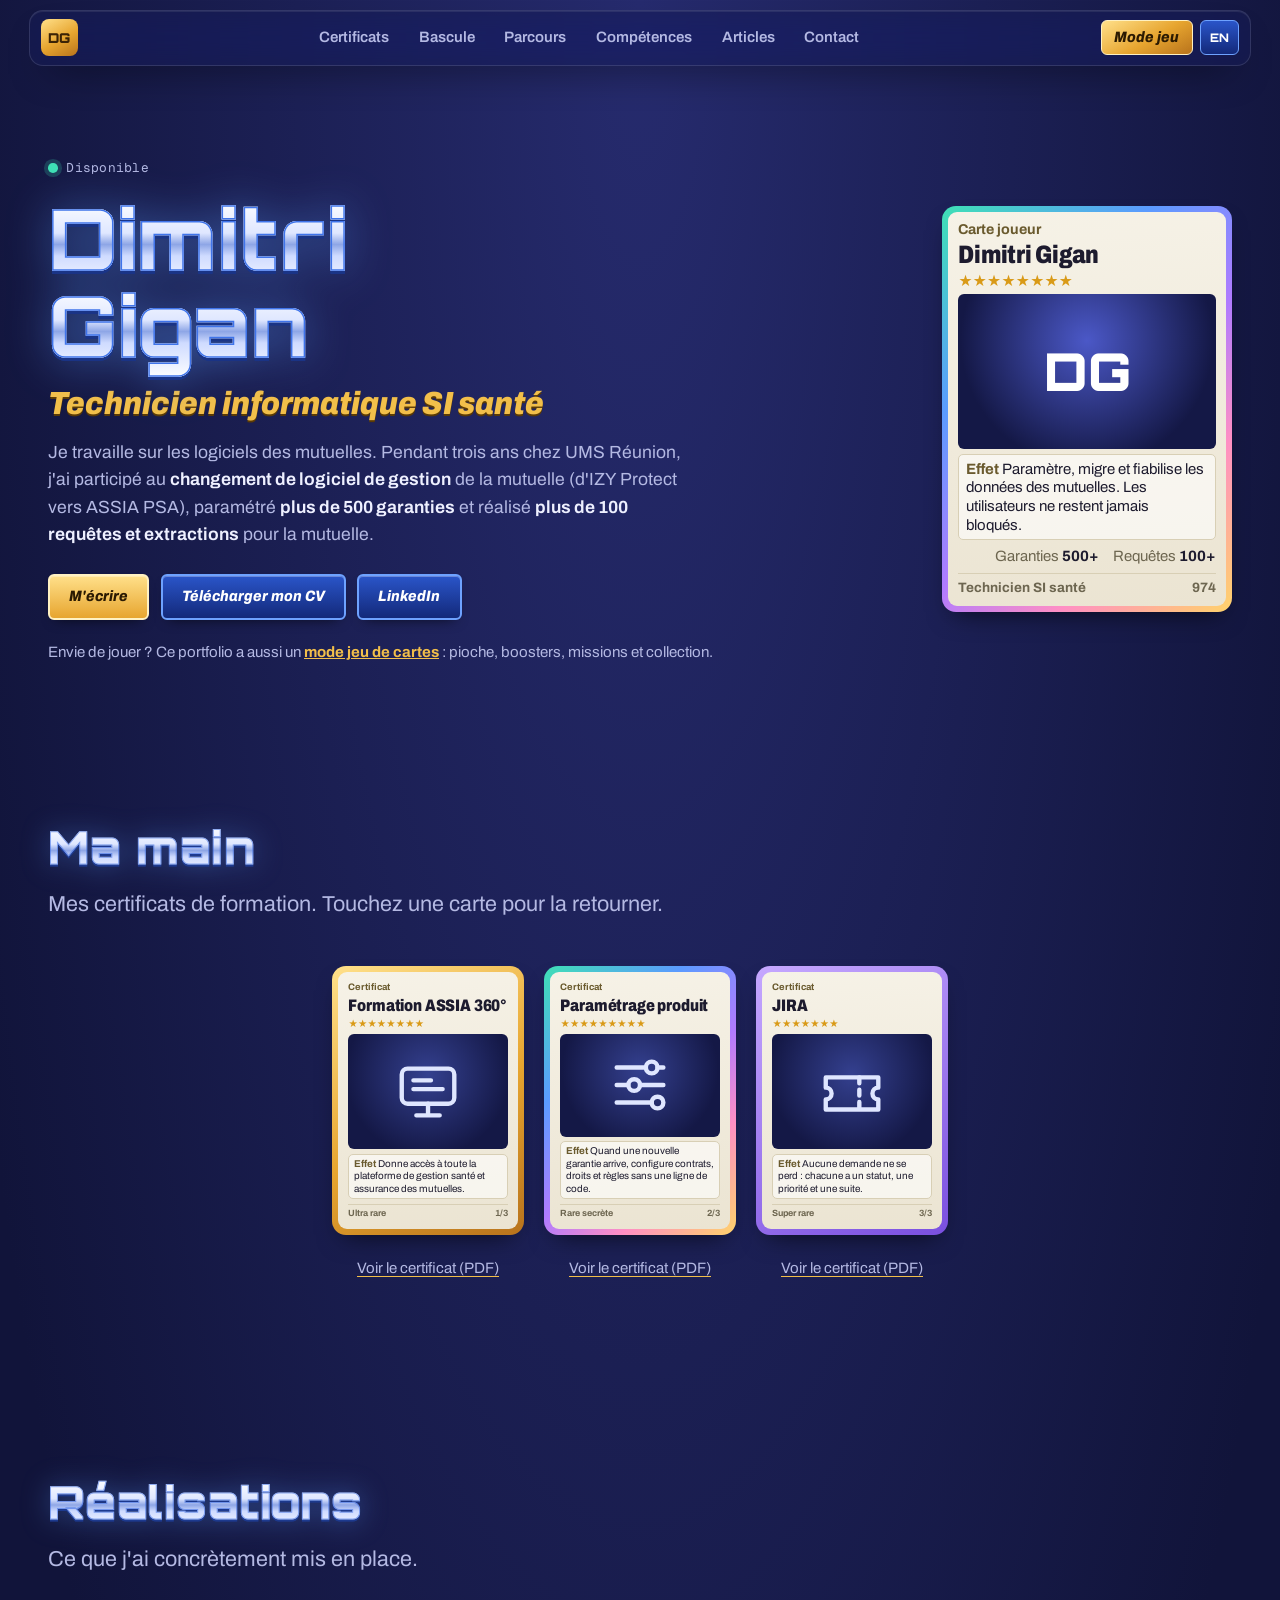
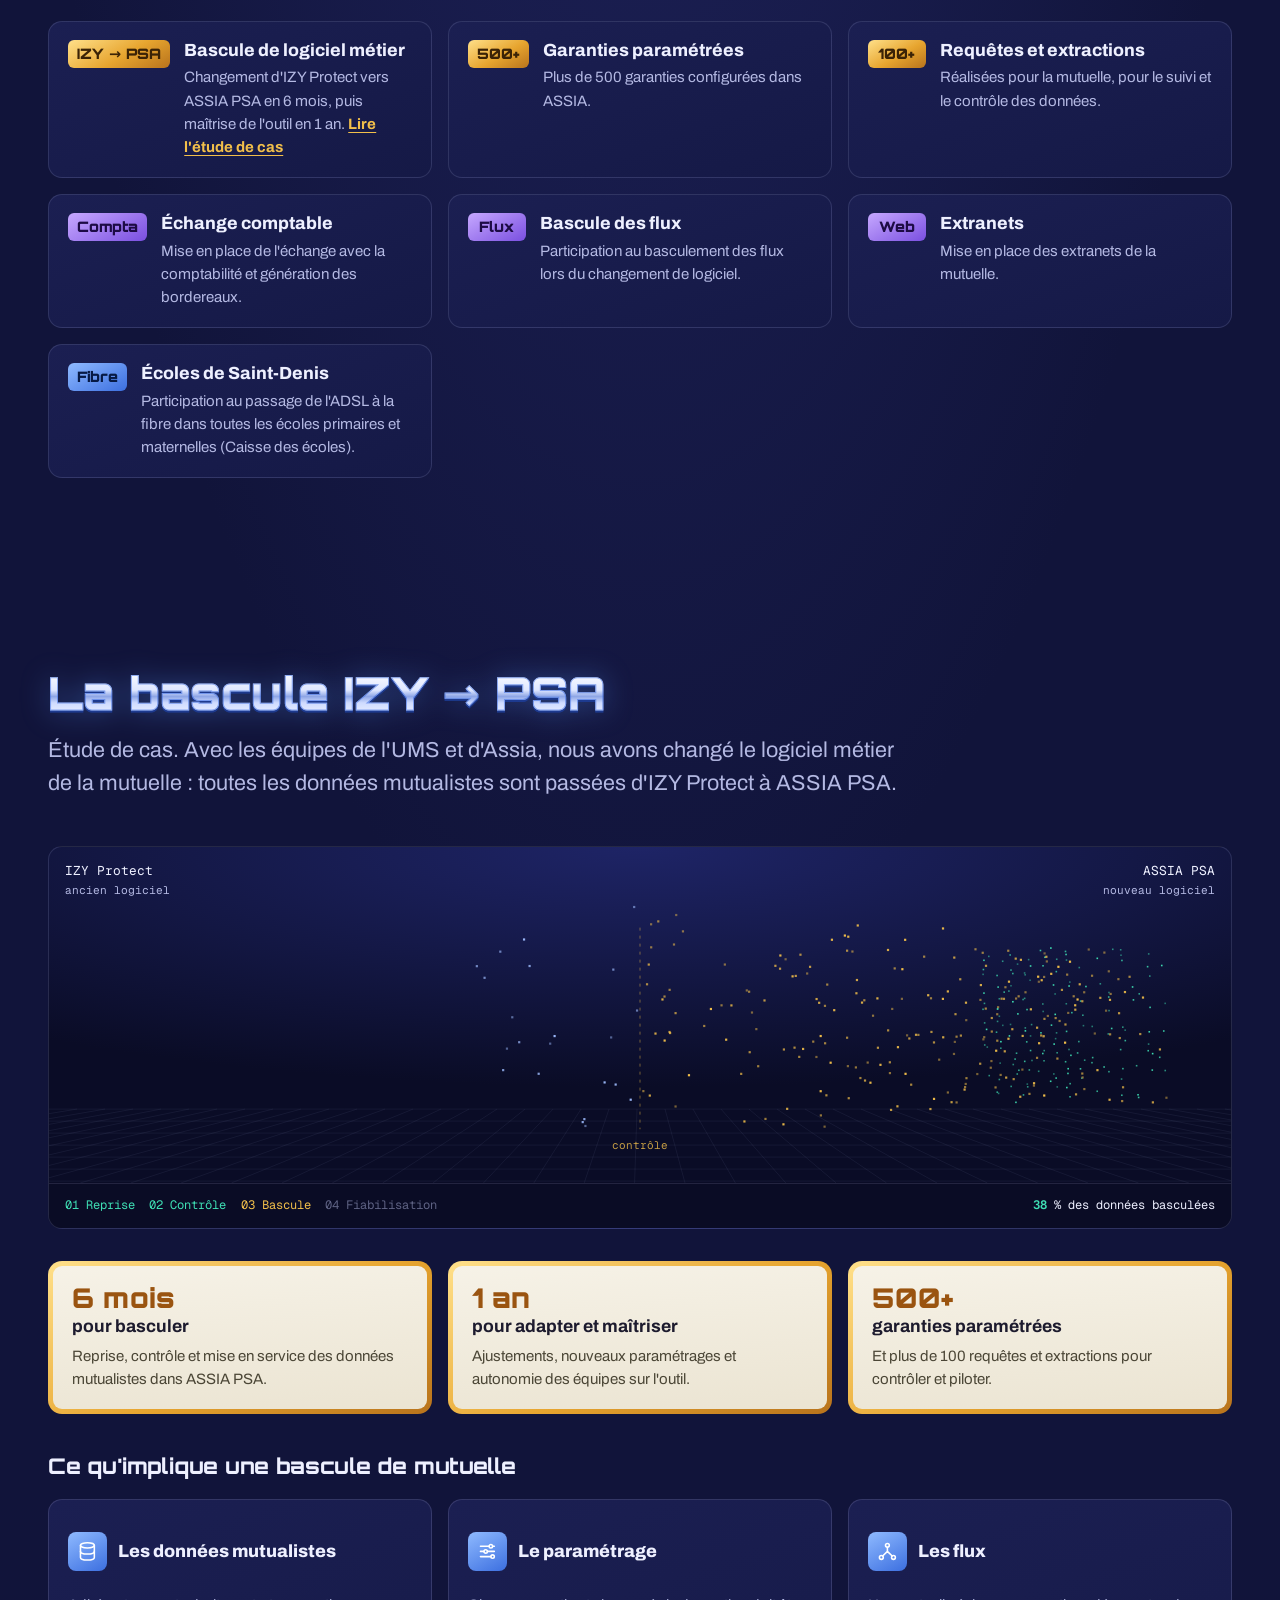
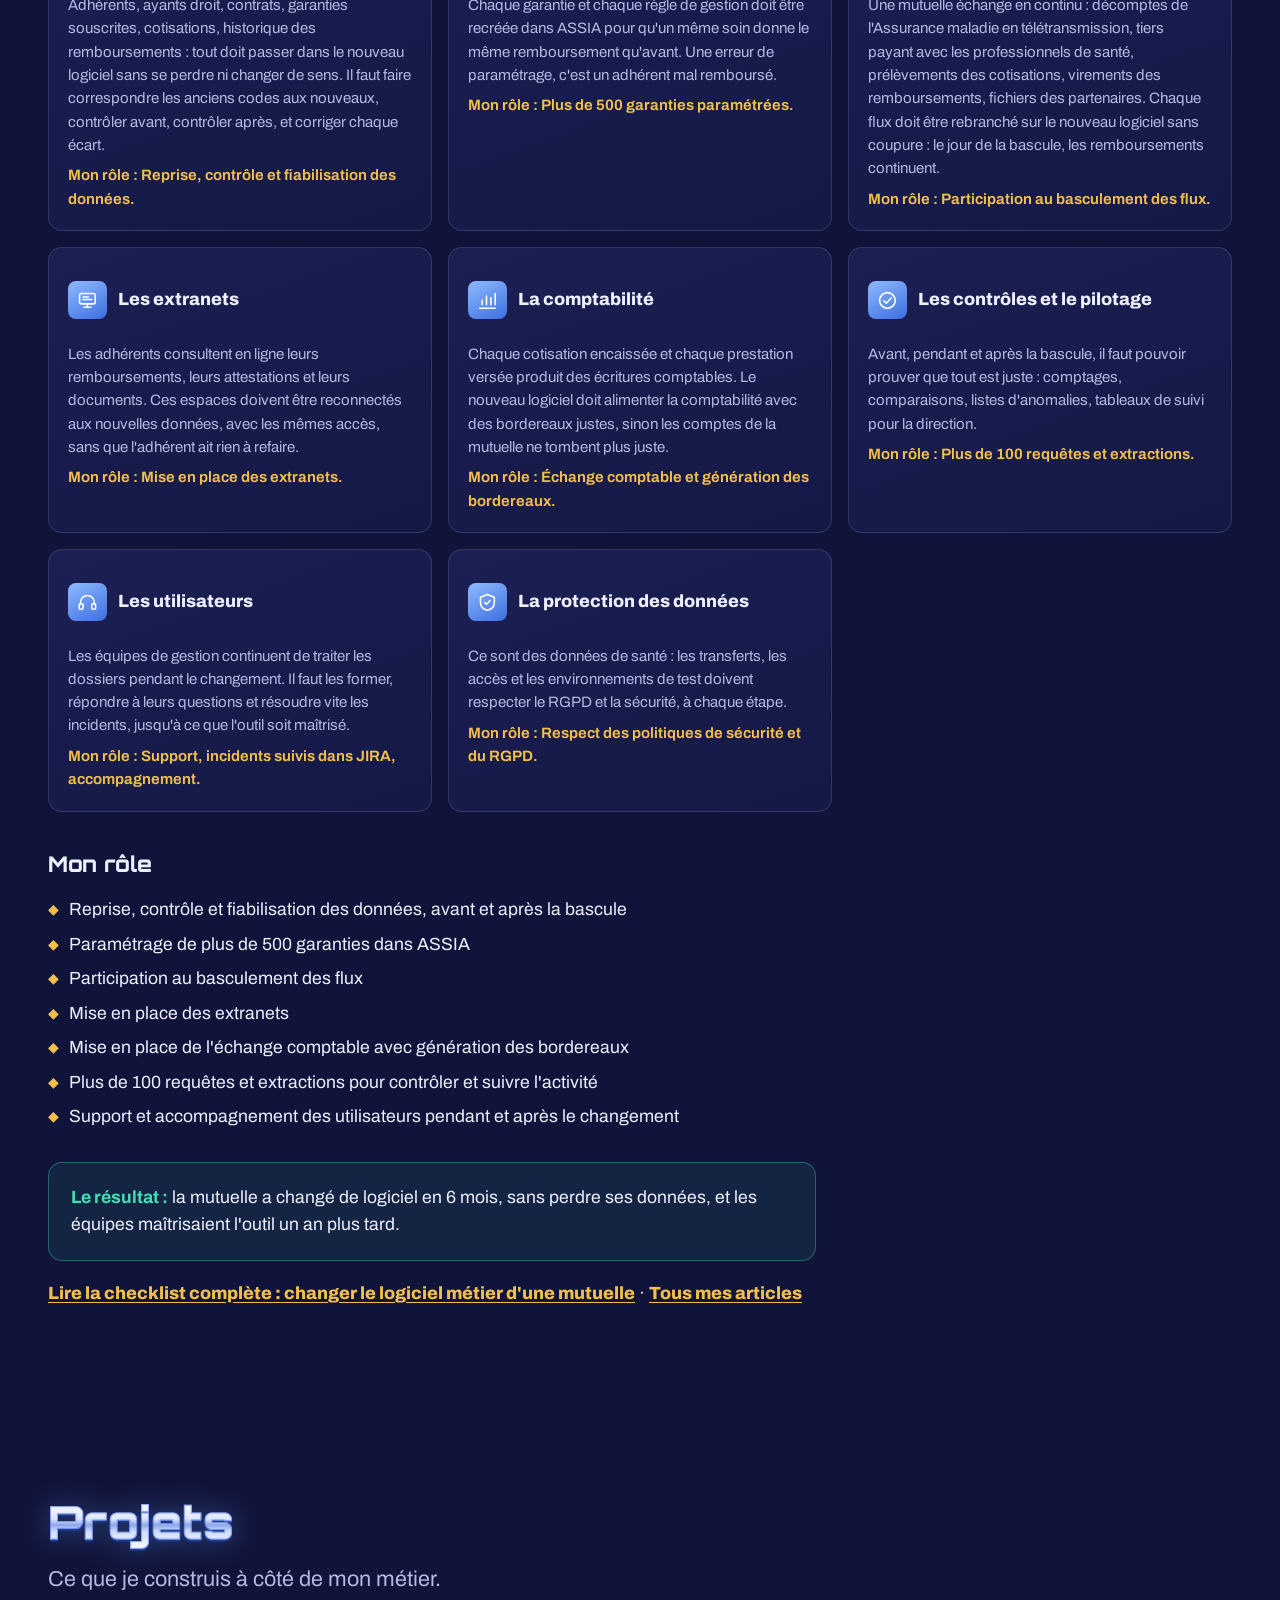
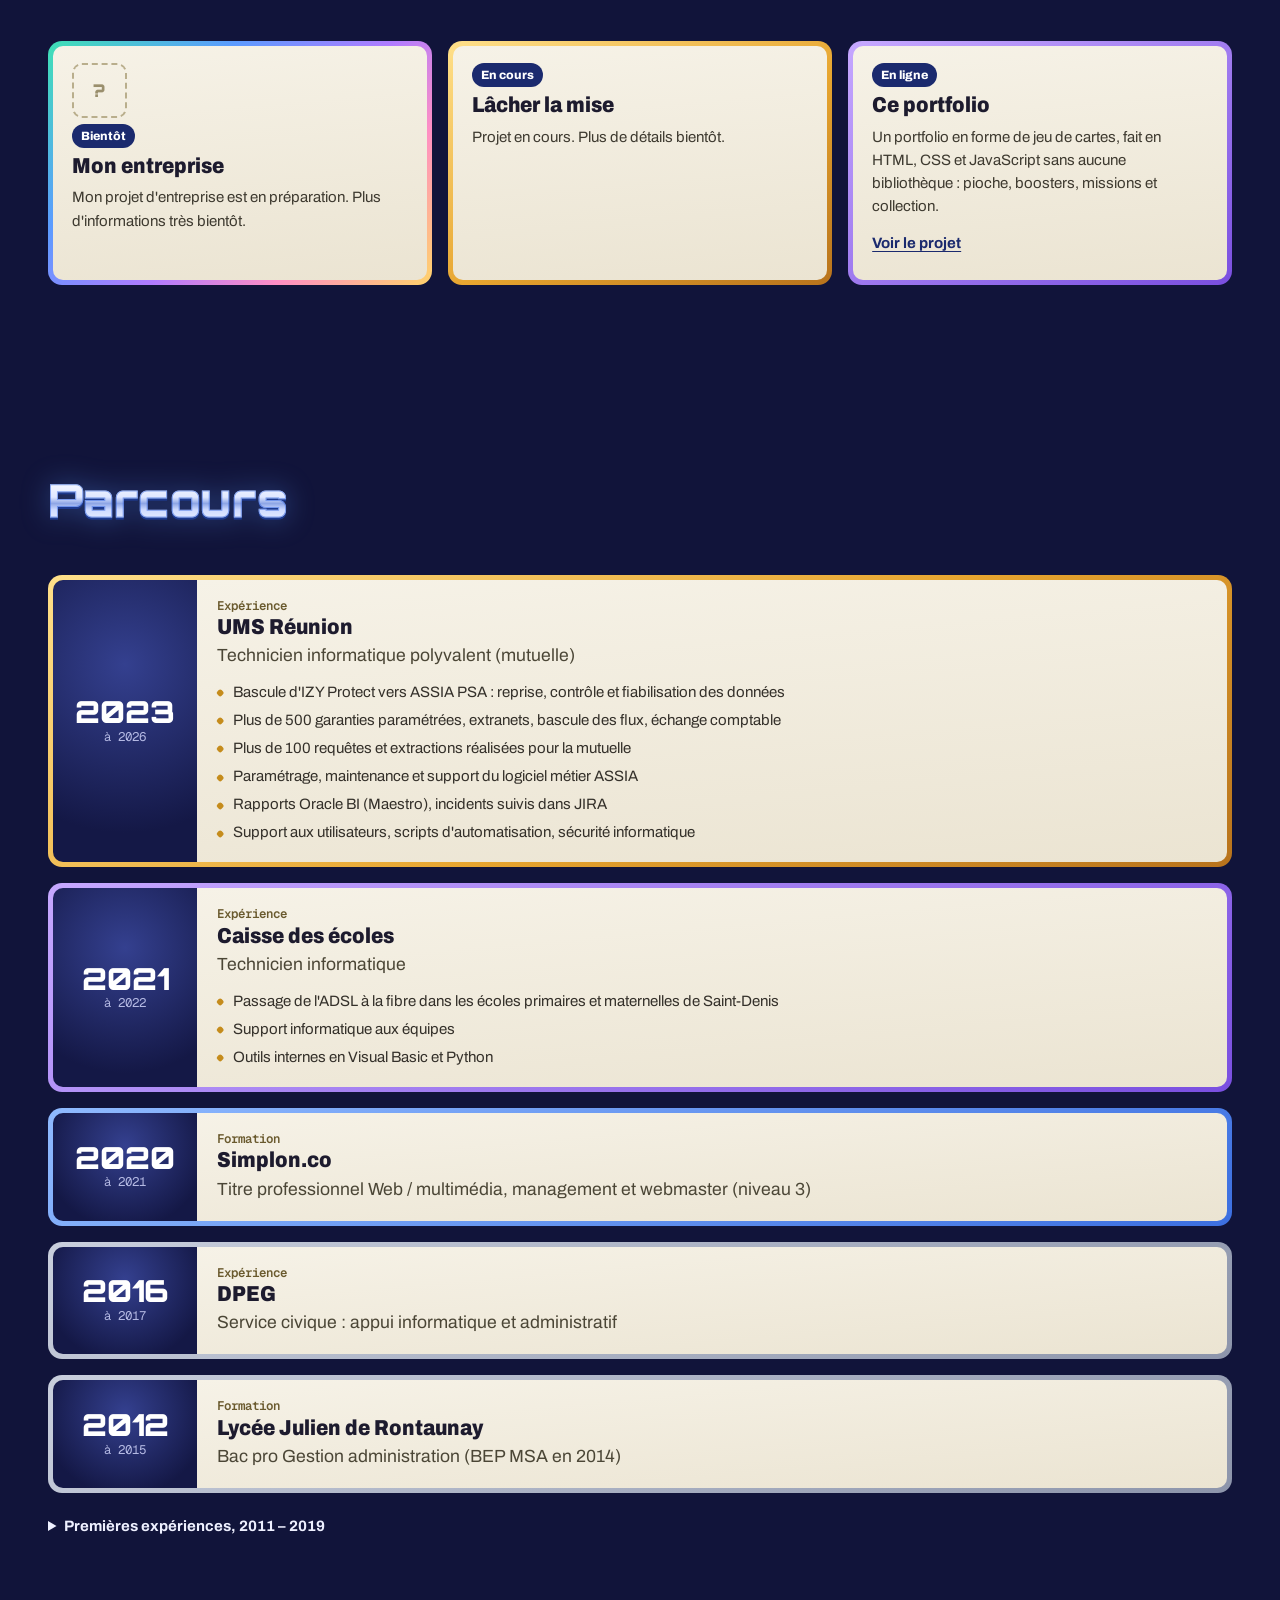
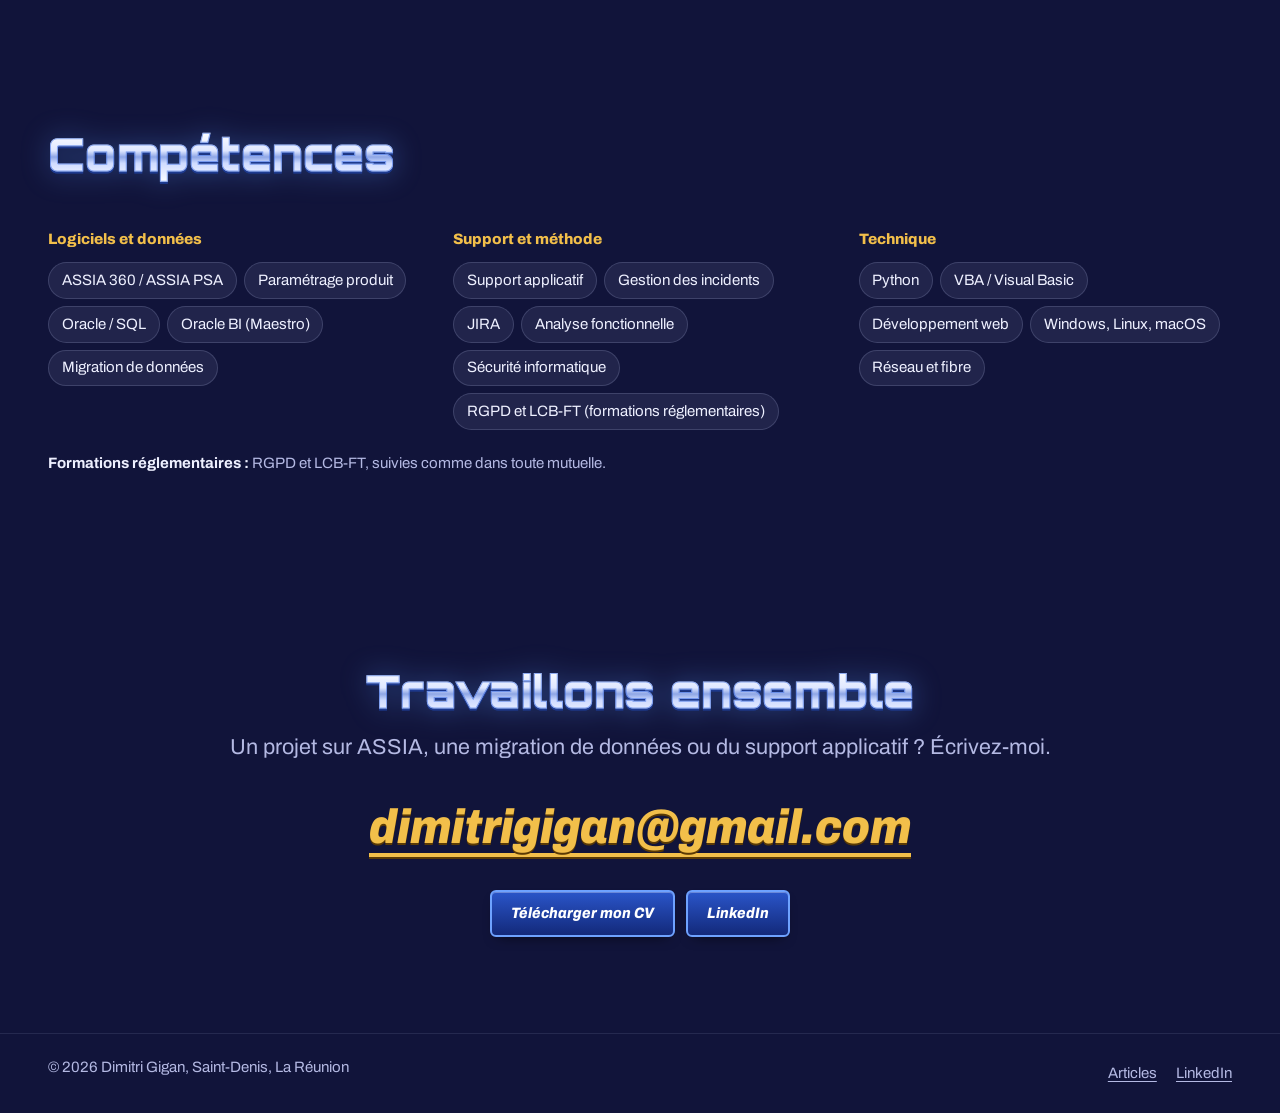
<file: index.html>
<!doctype html>
<html lang="fr">
<head>
<meta charset="utf-8">
<meta name="viewport" content="width=device-width, initial-scale=1">
<title>Dimitri Gigan, technicien informatique SI santé</title>
<meta name="description" content="Dimitri Gigan, technicien informatique à Saint-Denis (La Réunion). Logiciels de mutuelle, ASSIA, migration de données, SQL et support applicatif.">
<meta name="theme-color" content="#11143a">
<meta name="google-site-verification" content="dqv-fwOEhiuWIDlbl9IWVI4x5R8KEgbRwAvZ7jqD5z4">
<meta property="og:type" content="website">
<meta property="og:title" content="Dimitri Gigan, technicien informatique SI santé">
<meta property="og:description" content="Bascule IZY Protect vers ASSIA PSA, plus de 500 garanties paramétrées, plus de 100 requêtes et extractions réalisées pour une mutuelle.">
<meta property="og:url" content="https://dimitrigigan.github.io/">
<meta property="og:image" content="https://dimitrigigan.github.io/assets/apercu.jpg">
<meta property="og:image:width" content="1200">
<meta property="og:image:height" content="630">
<meta property="og:locale" content="fr_FR">
<meta property="og:locale:alternate" content="en_US">
<meta name="twitter:card" content="summary_large_image">
<link rel="canonical" href="https://dimitrigigan.github.io/">
<link rel="alternate" hreflang="fr" href="https://dimitrigigan.github.io/">
<link rel="alternate" hreflang="en" href="https://dimitrigigan.github.io/en/">
<link rel="alternate" hreflang="x-default" href="https://dimitrigigan.github.io/">
<link rel="icon" href="assets/favicon.svg" type="image/svg+xml">
<script type="application/ld+json">
{
  "@context": "https://schema.org",
  "@type": "Person",
  "name": "Dimitri Gigan",
  "url": "https://dimitrigigan.github.io/",
  "image": "https://dimitrigigan.github.io/assets/apercu.jpg",
  "jobTitle": "Technicien informatique SI santé",
  "description": "Technicien informatique spécialisé dans les logiciels de mutuelle : ASSIA, migration de données, paramétrage, SQL et support applicatif.",
  "address": { "@type": "PostalAddress", "addressLocality": "Saint-Denis", "addressRegion": "La Réunion", "addressCountry": "FR" },
  "knowsAbout": ["ASSIA 360", "ASSIA PSA", "Paramétrage produit", "Migration de données", "Oracle SQL", "Oracle BI", "JIRA", "Support applicatif", "Systèmes d'information de mutuelle"],
  "hasCredential": [
    { "@type": "EducationalOccupationalCredential", "name": "Formation ASSIA 360°", "credentialCategory": "Certificat de formation", "recognizedBy": { "@type": "Organization", "name": "Cimut (Assia)" } },
    { "@type": "EducationalOccupationalCredential", "name": "Paramétrage produit (ASSIA)", "credentialCategory": "Certificat de formation", "recognizedBy": { "@type": "Organization", "name": "Cimut (Assia)" } },
    { "@type": "EducationalOccupationalCredential", "name": "JIRA", "credentialCategory": "Certificat de formation", "recognizedBy": { "@type": "Organization", "name": "Cimut (Assia)" } }
  ],
  "sameAs": ["https://www.linkedin.com/in/dimitri-gigan", "https://github.com/DimitriGIGAN"]
}
</script>
<link rel="preload" href="assets/fonts/orbitron-latin-wght-normal.woff2" as="font" type="font/woff2" crossorigin>
<link rel="preload" href="assets/fonts/archivo-latin-wdth-normal.woff2" as="font" type="font/woff2" crossorigin>
<style>
/* =========================================================
   Portfolio de Dimitri Gigan
   Un seul fichier : styles, contenu et code sont ici.
   Le CONTENU se modifie plus bas, dans la partie « CONTENU ».
   ========================================================= */
/* Polices hébergées avec le site (licence SIL OFL, voir assets/fonts) */
@font-face { font-family: "Orbitron"; src: url(assets/fonts/orbitron-latin-wght-normal.woff2) format("woff2"); font-weight: 400 900; font-style: normal; font-display: swap; }
@font-face { font-family: "Geist Mono"; src: url(assets/fonts/geist-mono-latin-wght-normal.woff2) format("woff2"); font-weight: 100 900; font-style: normal; font-display: swap; }
@font-face { font-family: "Archivo"; src: url(assets/fonts/archivo-latin-wdth-normal.woff2) format("woff2"); font-weight: 100 900; font-stretch: 62% 125%; font-style: normal; font-display: swap; }
@font-face { font-family: "Archivo"; src: url(assets/fonts/archivo-latin-wdth-italic.woff2) format("woff2"); font-weight: 100 900; font-stretch: 62% 125%; font-style: italic; font-display: swap; }
:root {
  --tapis: #11143a;
  --tapis-2: #1b1f52;
  --encre: #eef0ff;
  --doux: #b4b9e3;
  --papier: #f6f2e7;
  --papier-2: #ebe4d2;
  --texte-carte: #1d1b2e;
  --or: #f2bf4a;
  --bleu: #5b9bff;
  --menthe: #3fe0b5;

  --commune: linear-gradient(150deg, #c9cfdd, #8d95ab);
  --rare: linear-gradient(150deg, #8fbaff, #3c6fe0);
  --super: linear-gradient(150deg, #c6a8ff, #7a4fe0);
  --ultra: linear-gradient(150deg, #ffe08a, #e7a52f 55%, #b8731c);
  --secrete: linear-gradient(135deg, #3fe0b5, #5b9bff 30%, #b07bff 55%, #ff8fc4 75%, #ffd36a);

  --titres: "Orbitron", "Archivo", system-ui, sans-serif;
  --mono: "Geist Mono", ui-monospace, Menlo, Consolas, monospace;
  --chrome: linear-gradient(180deg, #ffffff 0%, #dfe7ff 38%, #8ea6e6 50%, #cfdbff 62%, #ffffff 100%);
  --r: 14px;
  --w-carte: 190px;
  --max: 74rem;
  --pad: clamp(1.1rem, 4vw, 2.5rem);
  --t-1: clamp(.85rem, .82rem + .15vw, .94rem);
  --t0: clamp(1rem, .96rem + .2vw, 1.1rem);
  --t1: clamp(1.15rem, 1.05rem + .4vw, 1.35rem);
  --t2: clamp(1.45rem, 1.2rem + 1vw, 2rem);
  --t3: clamp(2rem, 1.4rem + 2.6vw, 3.3rem);
  --t4: clamp(2.8rem, 1.6rem + 6vw, 6.4rem);
}
*, *::before, *::after { box-sizing: border-box; }
html { scroll-behavior: smooth; scroll-padding-top: 4.5rem; -webkit-text-size-adjust: 100%; }
@media (prefers-reduced-motion: reduce) { html { scroll-behavior: auto; } }
body {
  margin: 0; overflow-x: clip;
  font-family: "Archivo", system-ui, -apple-system, "Segoe UI", sans-serif;
  font-size: var(--t0); line-height: 1.55; color: var(--encre);
  background:
    radial-gradient(ellipse 80% 50% at 50% 0%, #262b6e 0%, transparent 70%),
    var(--tapis);
  -webkit-font-smoothing: antialiased;
}
h1, h2, h3, p, ul, ol { margin: 0; }
ul, ol { padding: 0; list-style: none; }
img, svg { display: block; max-width: 100%; }
button { font: inherit; color: inherit; }
a { color: inherit; text-underline-offset: .2em; }
[hidden] { display: none !important; }
:focus-visible { outline: 3px solid var(--menthe); outline-offset: 3px; border-radius: 6px; }
.wrap { width: min(100% - 2 * var(--pad), var(--max)); margin-inline: auto; }
.skip { position: absolute; left: 1rem; top: -5rem; background: var(--menthe); color: var(--tapis); padding: .6rem 1rem; border-radius: 8px; z-index: 10; }
.skip:focus { top: 1rem; }

/* ---------- Barre du haut ---------- */
.top {
  position: sticky; top: .6rem; z-index: 5;
  width: min(100% - 1.2rem, var(--max) + 2.4rem); margin: .6rem auto 0;
  border-radius: 14px; border: 1px solid rgb(255 255 255 / .12);
  background: rgb(24 28 78 / .62); box-shadow: 0 18px 40px -22px #000, inset 0 1px 0 rgb(255 255 255 / .08);
  -webkit-backdrop-filter: blur(16px) saturate(150%); backdrop-filter: blur(16px) saturate(150%);
}
@supports not ((backdrop-filter: blur(1px)) or (-webkit-backdrop-filter: blur(1px))) { .top { background: rgb(17 20 58 / .96); } }
.top .wrap { display: flex; align-items: center; justify-content: space-between; gap: 1rem; min-height: 3.4rem; width: auto; padding-inline: .7rem; }
.mono { flex: none;

  display: grid; place-items: center; width: 2.3rem; height: 2.3rem; border-radius: 8px;
  font-family: var(--titres); font-weight: 900; font-size: .85rem; text-decoration: none;
  background: var(--ultra); color: #3b2306;
}
.top nav { display: flex; gap: .45rem; font-size: var(--t-1); }
.top nav a {
  text-decoration: none; color: var(--doux); font-weight: 600;
  padding: .45rem .7rem; border-radius: 6px;
  text-decoration-line: underline; text-decoration-color: transparent; text-decoration-thickness: 2px; text-underline-offset: 6px;
}
.top nav a:hover { color: #fff; text-decoration-color: var(--or); }

/* ---------- Boutons ---------- */
.btns { display: flex; flex-wrap: wrap; gap: .7rem; }
.btn {
  display: inline-flex; align-items: center; justify-content: center; min-height: 2.9rem; padding: .55rem 1.2rem;
  border-radius: 6px; font-weight: 800; font-style: italic; font-stretch: 90%; font-size: var(--t-1); text-decoration: none; cursor: pointer;
  border: 2px solid #6ea2ff; color: #fff;
  background: linear-gradient(180deg, #2a55c9, #13297a); box-shadow: inset 0 1px 0 rgb(255 255 255 / .3), 0 6px 14px -8px rgb(0 0 0 / .8);
}
.btn:hover { background: linear-gradient(180deg, #3b6ff0, #1a3596); }
.btn--or { background: linear-gradient(180deg, #ffe08a, #e7a52f); border-color: #fff1c2; color: #2b1a02; }
.btn--or:hover { background: linear-gradient(180deg, #fff0b8, #f2b843); }

/* ---------- Titres de section ---------- */
section { padding-block: clamp(3rem, 8vw, 6rem); }
.titre {
  padding-bottom: .12em;
  font-family: var(--titres); font-size: clamp(1.7rem, 1.2rem + 2.2vw, 2.8rem); font-weight: 900; line-height: 1.05; letter-spacing: .01em;
  background: var(--chrome); -webkit-background-clip: text; background-clip: text; color: transparent;
  -webkit-text-stroke: 1px rgb(60 110 230 / .55);
  filter: drop-shadow(0 2px 0 #1d3a8f) drop-shadow(0 0 14px rgb(91 155 255 / .35));
}
.chapeau { margin-top: .7rem; max-width: 40em; color: var(--doux); font-size: var(--t1); }
.entete { margin-bottom: clamp(1.8rem, 4vw, 2.8rem); }

/* =========================================================
   La carte (composant commun)
   ========================================================= */
.carte {
  --cadre: var(--rare);
  position: relative; display: block; width: var(--w-carte); aspect-ratio: 5 / 7; flex: none;
  padding: 0; border: 0; background: none; cursor: pointer; text-align: left;
  border-radius: var(--r); perspective: 1000px;
}
.carte[data-rarete="commune"] { --cadre: var(--commune); }
.carte[data-rarete="super"] { --cadre: var(--super); }
.carte[data-rarete="ultra"] { --cadre: var(--ultra); }
.carte[data-rarete="secrete"] { --cadre: var(--secrete); }
.carte__in {
  position: absolute; inset: 0; transform-style: preserve-3d;
  transition: transform .55s cubic-bezier(.3, 1.25, .5, 1);
}
.carte[aria-pressed="true"] .carte__in { transform: rotateY(180deg); }
.face {
  position: absolute; inset: 0; border-radius: var(--r); padding: 6px;
  background: var(--cadre);
  backface-visibility: hidden; -webkit-backface-visibility: hidden;
  box-shadow: 0 12px 26px -12px rgb(0 0 0 / .7);
}
.face--dos { transform: rotateY(180deg); }
.carte:hover .face { box-shadow: 0 18px 32px -12px rgb(0 0 0 / .8); }
.papier {
  height: 100%; border-radius: calc(var(--r) - 5px);
  background: linear-gradient(175deg, var(--papier), var(--papier-2));
  color: var(--texte-carte);
  display: grid; grid-template-rows: auto auto auto minmax(0, 1fr) auto auto; gap: .3rem;
  padding: .6rem .65rem .5rem;
  font-size: calc(var(--w-carte) * .06);
  overflow: hidden;
}
.c-type { font-size: .82em; font-weight: 700; color: #6a5a2e; line-height: 1.1; }
.c-nom { font-size: 1.45em; font-weight: 850; line-height: 1.04; letter-spacing: -.01em; font-stretch: 82%; text-wrap: balance; }
.c-etoiles { display: flex; gap: .1em; color: #d99a17; font-size: .9em; letter-spacing: .02em; line-height: 1; }
.c-art {
  border-radius: 6px; min-height: 0; display: grid; place-items: center; overflow: hidden;
  background: radial-gradient(circle at 50% 35%, #34408f, #141846 75%);
  color: #dfe6ff;
}
.c-art svg { width: 44%; height: auto; max-height: 76%; fill: none; stroke: currentColor; stroke-width: 1.5; stroke-linecap: round; stroke-linejoin: round; }
.c-effet { font-size: .86em; line-height: 1.25; background: rgb(255 255 255 / .6); border: 1px solid #d8cfb5; border-radius: 5px; padding: .3em .45em; }
.c-effet b { color: #6a5a2e; }
.c-pied { display: flex; justify-content: space-between; gap: .5em; font-size: .78em; font-weight: 700; color: #6d6650; border-top: 1px solid #d8cfb5; padding-top: .25em; }
.dos {
  height: 100%; border-radius: calc(var(--r) - 5px); padding: .9rem .8rem;
  background:
    repeating-linear-gradient(45deg, rgb(255 255 255 / .05) 0 2px, transparent 2px 12px),
    radial-gradient(circle at 50% 25%, #303a8a, #12164a 70%);
  color: var(--encre); display: flex; flex-direction: column; gap: .55rem;
  font-size: calc(var(--w-carte) * .064); line-height: 1.35; overflow: hidden;
}
.dos h3 { font-size: 1.1em; font-weight: 800; color: #fff; line-height: 1.15; }
.dos p { color: var(--doux); }
.dos .meta { color: var(--or); font-size: .9em; }
.dos a { color: #fff; font-weight: 700; margin-top: auto; text-decoration-color: var(--or); }
@media (prefers-reduced-motion: reduce) {
  .carte__in { transition: none; }
}
/* Effet holographique : la carte s'incline et brille sous le doigt ou la souris */
.face { transition: transform .35s ease, box-shadow .2s; }
.carte.incline .face { transition: transform .08s linear, box-shadow .2s; transform: rotateX(var(--rx, 0deg)) rotateY(var(--ry, 0deg)); }
.carte.touche .face { transition: transform .12s ease-out, box-shadow .2s; transform: scale(.965) rotateX(var(--rx, 0deg)) rotateY(var(--ry, 0deg)); }
.carte.touche .face--dos { transform: rotateY(180deg) scale(.965); }
.carte.relache .face { transition: transform .7s cubic-bezier(.34, 1.56, .64, 1), box-shadow .2s; }
.carte.gyro .face { transition: transform .25s ease-out; transform: rotateX(var(--gx, 0deg)) rotateY(var(--gy, 0deg)); }
.carte.gyro .face::after { opacity: .55; }
.carte.gyro .face--dos { transform: rotateY(180deg) rotateX(calc(var(--gx, 0deg) * -1)) rotateY(calc(var(--gy, 0deg) * -1)); }
.carte.incline .face--dos { transform: rotateY(180deg) rotateX(calc(var(--rx, 0deg) * -1)) rotateY(calc(var(--ry, 0deg) * -1)); }
.face::after {
  content: ""; position: absolute; inset: 0; border-radius: inherit; pointer-events: none; opacity: 0; transition: opacity .25s;
  background: radial-gradient(circle at var(--mx, 50%) var(--my, 50%), rgb(255 255 255 / .55), transparent 48%);
  mix-blend-mode: soft-light;
}
.carte:is([data-rarete="super"], [data-rarete="ultra"], [data-rarete="secrete"]) .face::after {
  background:
    radial-gradient(circle at var(--mx, 50%) var(--my, 50%), rgb(255 255 255 / .6), transparent 45%),
    linear-gradient(115deg, transparent 18%, rgb(255 90 200 / .45) 34%, rgb(80 255 220 / .45) 48%, rgb(255 230 90 / .45) 62%, transparent 80%) var(--px, 50%) 0 / 260% 100%;
  mix-blend-mode: color-dodge;
}
.carte.incline .face::after { opacity: .75; }
.carte.eclat .face::after { animation: eclat .7s ease-out; }
@keyframes eclat { 0% { opacity: .9; } 100% { opacity: 0; } }
@media (prefers-reduced-motion: reduce) { .carte.eclat .face::after { animation: none; } }

/* =========================================================
   Haut de page : la carte joueur
   ========================================================= */
.hero { padding-block: clamp(2.5rem, 7vw, 5.5rem) clamp(2rem, 5vw, 4rem); }
.hero .wrap { display: grid; grid-template-columns: minmax(0, 1.25fr) auto; gap: clamp(2rem, 5vw, 4.5rem); align-items: center; }
.dispo { display: inline-flex; align-items: center; gap: .55rem; font-family: var(--mono); font-size: .8rem; letter-spacing: .02em; color: var(--doux); margin-bottom: 1.2rem; }
.dispo::before { content: ""; width: .6rem; height: .6rem; border-radius: 50%; background: var(--menthe); box-shadow: 0 0 0 4px rgb(63 224 181 / .2); flex: none; }
.nom {
  font-family: var(--titres); font-size: clamp(2.6rem, 1.3rem + 5vw, 5.2rem); font-weight: 900; line-height: 1; letter-spacing: .01em;
  background: var(--chrome); -webkit-background-clip: text; background-clip: text; color: transparent;
  -webkit-text-stroke: 1.5px #3f74ea;
  filter: drop-shadow(0 3px 0 #1a3486) drop-shadow(0 0 22px rgb(91 155 255 / .45));
}
.nom span { display: block; padding-bottom: .14em; margin-bottom: -.1em; background: inherit; -webkit-background-clip: text; background-clip: text; }
.metier { margin-top: 1rem; font-size: var(--t2); font-weight: 850; font-style: italic; font-stretch: 90%; color: var(--or); line-height: 1.15; text-shadow: 0 2px 0 #5a3a05; }
.pitch { margin-top: 1rem; max-width: 36em; color: var(--doux); }
.pitch b { color: var(--encre); font-weight: 650; }
.hero .btns { margin-top: 1.6rem; }

.joueur { --w-carte: clamp(230px, 24vw, 290px); }
.joueur .carte { cursor: default; animation: arrive .7s cubic-bezier(.2, .8, .2, 1) both; }
.joueur .c-art { font-family: var(--titres); font-size: 3em; font-weight: 900; color: #fff; background: radial-gradient(circle at 50% 30%, #4b58c7, #141846 75%); font-stretch: 80%; }
.joueur .c-stats { display: flex; justify-content: flex-end; gap: .9em; font-size: .86em; color: #6d6650; }
.joueur .c-stats b { color: var(--texte-carte); }
.joueur .papier { grid-template-rows: auto auto auto minmax(0, 1fr) auto auto auto; }
@keyframes arrive { from { opacity: 0; transform: translateY(24px) rotate(4deg); } }
@media (prefers-reduced-motion: reduce) { .joueur .carte { animation: none; } }
@media (max-width: 800px) {
  .hero .wrap { grid-template-columns: 1fr; }
  .joueur { justify-self: center; }
}

/* =========================================================
   Ma main : les certificats
   ========================================================= */
.main-cartes {
  --w-carte: clamp(150px, 15vw, 196px);
  display: flex; gap: clamp(.8rem, 1.6vw, 1.25rem); justify-content: center; flex-wrap: wrap;
}
.main-cartes .carte { animation: arrive .6s cubic-bezier(.2, .8, .2, 1) both; animation-delay: calc(var(--i) * 80ms); }
.main-cartes > div { display: grid; justify-items: center; align-content: start; gap: .55rem; }
.lien-pdf { display: inline-block; min-height: 24px; padding: .55rem .2rem .45rem; margin-top: .25rem; font-size: var(--t-1); color: var(--doux); text-decoration-color: var(--or); }
.lien-projet { display: inline-block; padding: .4rem 0; }
.vh { position: absolute !important; width: 1px; height: 1px; padding: 0; margin: -1px; overflow: hidden; clip: rect(0 0 0 0); white-space: nowrap; border: 0; }
.pied-liens { display: flex; gap: 1.2rem; margin: 0; }
.pied-liens a { display: inline-block; padding: .35rem 0; }
.lien-pdf:hover { color: var(--encre); }
.astuce { margin-top: 1.25rem; text-align: center; color: var(--doux); font-size: var(--t-1); }
@media (max-width: 700px) {
  .main-cartes {
    --w-carte: 200px;
    flex-wrap: nowrap; justify-content: flex-start; overflow-x: auto; scroll-snap-type: x mandatory;
    margin-inline: calc(-1 * var(--pad)); padding: .4rem var(--pad) 1rem; scrollbar-width: none;
  }
  .main-cartes .carte { scroll-snap-align: center; }
  .astuce { text-align: left; }
}

/* =========================================================
   Réalisations : cartes « effet » horizontales
   ========================================================= */
.exploits { display: grid; grid-template-columns: repeat(auto-fill, minmax(min(100%, 19rem), 1fr)); gap: 1rem; }
.exploit {
  display: grid; grid-template-columns: auto 1fr; gap: .9rem; align-items: start;
  padding: 1.1rem 1.2rem; border-radius: var(--r);
  background: linear-gradient(160deg, var(--tapis-2), #151946);
  border: 1px solid rgb(180 185 227 / .16);
}
.exploit__valeur {
  min-width: 3.6rem; padding: .4rem .55rem; border-radius: 6px; text-align: center;
  font-family: var(--titres); font-weight: 900; font-size: .9rem; line-height: 1.1;
  background: var(--ultra); color: #3b2306;
}
.exploit[data-rarete="rare"] .exploit__valeur { background: var(--rare); color: #071a45; }
.exploit[data-rarete="super"] .exploit__valeur { background: var(--super); color: #1d0b45; }
.exploit h3 { font-size: var(--t0); font-weight: 750; line-height: 1.3; }
.exploit p { margin-top: .25rem; color: var(--doux); font-size: var(--t-1); }

/* =========================================================
   Parcours
   ========================================================= */
.parcours { display: grid; gap: 1rem; }
.etape {
  --cadre: var(--rare);
  display: grid; grid-template-columns: 9rem 1fr; gap: 1.2rem;
  padding: 5px; border-radius: var(--r); background: var(--cadre);
}
.etape[data-rarete="ultra"] { --cadre: var(--ultra); }
.etape[data-rarete="super"] { --cadre: var(--super); }
.etape[data-rarete="commune"] { --cadre: var(--commune); }
.etape__annee {
  display: grid; place-content: center; text-align: center; border-radius: calc(var(--r) - 4px) 0 0 calc(var(--r) - 4px);
  background: radial-gradient(circle at 50% 30%, #34408f, #141846 80%); color: #fff; padding: 1rem .5rem;
}
.etape__annee b { font-family: var(--titres); font-size: 1.9rem; font-weight: 900; line-height: 1; }
.etape__annee span { font-family: var(--mono); font-size: .78rem; color: var(--doux); }
.etape__corps { background: linear-gradient(175deg, var(--papier), var(--papier-2)); color: var(--texte-carte); border-radius: 0 calc(var(--r) - 4px) calc(var(--r) - 4px) 0; padding: 1rem 1.25rem 1.1rem; margin-left: -1.2rem; }
.etape__type { font-family: var(--mono); font-size: .78rem; font-weight: 600; color: #6a5a2e; }
.etape h3 { font-size: var(--t1); font-weight: 850; line-height: 1.2; font-stretch: 88%; }
.etape__role { margin-top: .1rem; color: #4b4636; }
.etape ul { margin-top: .7rem; display: grid; gap: .3rem; }
.etape li { padding-left: 1rem; position: relative; color: #34302a; font-size: var(--t-1); }
.etape li::before { content: ""; position: absolute; left: 0; top: .62em; width: .4rem; height: .4rem; border-radius: 2px; background: #c58c1c; transform: rotate(45deg); }
.etape details { margin-top: .8rem; }
.etape summary { cursor: pointer; font-weight: 700; font-size: var(--t-1); color: #6a5a2e; }
.anciens { margin-top: 1.4rem; color: var(--doux); font-size: var(--t-1); }
.anciens summary { cursor: pointer; font-weight: 700; color: var(--encre); }
.anciens ul { margin-top: .8rem; display: grid; gap: .45rem; }
.anciens b { color: var(--encre); }
@media (max-width: 620px) {
  .etape { grid-template-columns: 1fr; gap: 0; }
  .etape__annee { border-radius: calc(var(--r) - 4px) calc(var(--r) - 4px) 0 0; grid-auto-flow: column; gap: .6rem; align-items: baseline; justify-content: start; padding: .7rem 1rem; }
  .etape__annee b { font-size: 1.6rem; }
  .etape__corps { margin-left: 0; border-radius: 0 0 calc(var(--r) - 4px) calc(var(--r) - 4px); }
}

/* =========================================================
   Compétences
   ========================================================= */
.competences { display: grid; grid-template-columns: repeat(auto-fit, minmax(min(100%, 15rem), 1fr)); gap: 1.6rem 2rem; }
.competences h3 { font-size: var(--t-1); font-weight: 800; color: var(--or); margin-bottom: .7rem; }
.competences ul { display: flex; flex-wrap: wrap; gap: .45rem; }
.competences li { padding: .35rem .8rem; border-radius: 999px; font-size: var(--t-1); background: rgb(180 185 227 / .1); border: 1px solid rgb(180 185 227 / .2); }

/* =========================================================
   Mini-jeu : Missions
   ========================================================= */
.jeu { background: linear-gradient(180deg, transparent, rgb(27 31 82 / .7) 18%, rgb(27 31 82 / .7) 82%, transparent); }
.plateau { display: grid; grid-template-columns: minmax(0, 1fr) auto; gap: clamp(1.5rem, 4vw, 3rem); align-items: start; }
.mission {
  padding: clamp(1.3rem, 3vw, 2rem); border-radius: var(--r);
  background: linear-gradient(175deg, var(--papier), var(--papier-2)) padding-box, var(--ultra) border-box;
  color: var(--texte-carte); border: 6px solid transparent;
  min-height: 13rem; display: grid; align-content: start; gap: .7rem;
}
.mission__num { font-size: var(--t-1); font-weight: 800; color: #6a5a2e; }
.mission__texte { font-size: var(--t2); font-weight: 850; line-height: 1.15; font-stretch: 85%; text-wrap: balance; }
.mission__retour { min-height: 2.6em; color: #3e3a30; }
.mission__retour b { color: #0f7a5c; }
.mission__retour[data-etat="rate"] b { color: #b4441d; }
.choix { --w-carte: clamp(132px, 12vw, 160px); display: flex; gap: .75rem; }
.choix .carte.est-bonne .face { box-shadow: 0 0 0 4px var(--menthe), 0 16px 30px -12px rgb(0 0 0 / .8); }
.choix .carte.est-fausse { opacity: .4; filter: grayscale(.7); animation: non .4s ease-in-out; }
.choix .carte:disabled { cursor: default; }
@keyframes non { 25%, 75% { transform: translateX(-6px); } 50% { transform: translateX(6px); } }
.jeu__bas { display: flex; flex-wrap: wrap; align-items: center; justify-content: space-between; gap: 1rem; margin-top: 1.2rem; }
.score { font-family: var(--titres); font-weight: 800; color: var(--or); }
@media (max-width: 820px) {
  .plateau { grid-template-columns: 1fr; }
  .choix { --w-carte: min(176px, calc((100vw - 2 * var(--pad) - .75rem) / 2)); flex-wrap: wrap; justify-content: center; }
}
@media (prefers-reduced-motion: reduce) { .choix .carte.est-fausse { animation: none; } }
/* Duel : le problème est un adversaire avec des points de vie */
.mission__tete { display: flex; justify-content: space-between; align-items: baseline; gap: .8rem; flex-wrap: wrap; }
.mission__nom { font-family: var(--titres); font-weight: 900; font-size: var(--t1); color: #7a1f1f; line-height: 1.15; }
.pv { display: grid; grid-template-columns: auto 1fr auto; align-items: center; gap: .6rem; font-size: var(--t-1); font-weight: 800; color: #6a5a2e; }
.pv__barre { height: .7rem; border-radius: 999px; background: #d8cfb5; overflow: hidden; }
.pv__barre span { display: block; height: 100%; width: 100%; border-radius: inherit; background: linear-gradient(90deg, #e2452b, #f2bf4a); transition: width .6s cubic-bezier(.2, .8, .2, 1); }
.mission.touche { animation: touche .5s ease; }
@keyframes touche { 15% { transform: translateX(-8px) rotate(-1deg); filter: brightness(1.6); } 40% { transform: translateX(8px) rotate(1deg); } 70% { transform: translateX(-4px); } }
.mission.vaincu .mission__nom { text-decoration: line-through; text-decoration-thickness: 3px; color: #8a8270; }
.plateau.riposte { animation: riposte .45s ease; }
@keyframes riposte { 30% { transform: translateY(6px); } }
.coeurs { color: var(--doux); font-weight: 700; }
.coeurs b { color: #ff6b8a; letter-spacing: .1em; font-size: 1.1em; }
.coeurs i { font-style: normal; color: rgb(180 185 227 / .35); letter-spacing: .1em; font-size: 1.1em; }
.rang { font-family: var(--titres); font-weight: 900; color: #9a5410; }
@media (prefers-reduced-motion: reduce) { .mission.touche, .plateau.riposte { animation: none; } .pv__barre span { transition: none; } }

/* Trophées */
.trophees { margin-top: 2.2rem; }
.trophees h3 { font-family: var(--titres); font-size: var(--t1); font-weight: 800; margin-bottom: 1rem; }
.trophees ul { display: grid; grid-template-columns: repeat(auto-fill, minmax(min(100%, 15rem), 1fr)); gap: .7rem; }
.trophee { display: grid; grid-template-columns: auto 1fr; gap: .75rem; align-items: center; padding: .75rem .9rem; border-radius: 10px; background: rgb(27 31 82 / .6); border: 1px solid rgb(180 185 227 / .16); }
.trophee__ico { display: grid; place-items: center; width: 2.6rem; height: 2.6rem; border-radius: 50%; background: rgb(180 185 227 / .12); color: rgb(180 185 227 / .45); }
.trophee__ico svg { width: 1.35rem; height: 1.35rem; fill: none; stroke: currentColor; stroke-width: 1.8; stroke-linecap: round; stroke-linejoin: round; }
.sr { position: absolute !important; width: 1px; height: 1px; overflow: hidden; clip-path: inset(50%); white-space: nowrap; }
.trophee b { display: block; font-size: var(--t-1); line-height: 1.25; }
.trophee span { display: block; font-size: .8rem; color: var(--doux); line-height: 1.3; }
.trophee.gagne { border-color: rgb(242 191 74 / .55); background: linear-gradient(160deg, rgb(242 191 74 / .14), rgb(27 31 82 / .6)); }
.trophee.gagne .trophee__ico { background: var(--ultra); color: #3b2306; box-shadow: 0 0 14px rgb(242 191 74 / .45); }
.trophee:not(.gagne) b { color: var(--doux); }
.collec__actions { display: flex; flex-wrap: wrap; align-items: center; gap: 1rem 1.4rem; margin-top: 1.4rem; }
.collec__actions .collec__reset { margin-top: 0; }

/* Rangées qui défilent : flèches et bords estompés */
.defile { position: relative; min-width: 0; }
.scene > .defile { width: 100%; }
.fleche {
  position: absolute; top: calc(50% - 1.3rem); z-index: 2; width: 2.6rem; height: 2.6rem; border-radius: 50%;
  display: grid; place-items: center; cursor: pointer; color: #2b1a02; font-size: 1.4rem; font-weight: 900; line-height: 1;
  background: var(--ultra); border: 2px solid #fff1c2; box-shadow: 0 8px 18px -8px #000;
}
.fleche--g { left: .2rem; } .fleche--d { right: .2rem; }
.fleche svg { width: 1.2rem; height: 1.2rem; fill: none; stroke: currentColor; stroke-width: 2.6; stroke-linecap: round; stroke-linejoin: round; }
.defile.vers-d > :first-child { -webkit-mask-image: linear-gradient(90deg, #000 calc(100% - 3rem), transparent); mask-image: linear-gradient(90deg, #000 calc(100% - 3rem), transparent); }
.defile.vers-g > :first-child { -webkit-mask-image: linear-gradient(90deg, transparent, #000 3rem); mask-image: linear-gradient(90deg, transparent, #000 3rem); }
.defile.vers-g.vers-d > :first-child { -webkit-mask-image: linear-gradient(90deg, transparent, #000 3rem, #000 calc(100% - 3rem), transparent); mask-image: linear-gradient(90deg, transparent, #000 3rem, #000 calc(100% - 3rem), transparent); }

/* =========================================================
   Contact
   ========================================================= */
.contact { text-align: center; }
.contact .chapeau { margin-inline: auto; }
.mail { display: inline-block; margin-top: 1.6rem; font-size: clamp(1.4rem, .9rem + 3vw, 3rem); font-weight: 850; font-style: italic; color: var(--or); overflow-wrap: anywhere; font-stretch: 88%; text-shadow: 0 2px 0 #5a3a05; }
.contact .btns { justify-content: center; margin-top: 1.6rem; }
footer { border-top: 1px solid rgb(180 185 227 / .12); padding-block: 1.4rem; color: var(--doux); font-size: var(--t-1); }
footer .wrap { display: flex; flex-wrap: wrap; justify-content: space-between; gap: .6rem; }

/* =========================================================
   JEUX : compteur, sons, pioche, booster, collection
   ========================================================= */
.controles { display: flex; align-items: center; gap: .45rem; }
.compteur, .son {
  display: inline-flex; align-items: center; gap: .4rem; min-height: 2.2rem; padding: .25rem .7rem;
  border-radius: 6px; font-family: var(--titres); font-weight: 800; font-size: .78rem; color: #2b1a02; text-decoration: none;
  background: var(--ultra); border: 1.5px solid #fff1c2; cursor: pointer;
}
.compteur svg, .son svg { width: 1rem; height: 1rem; fill: none; stroke: currentColor; stroke-width: 2; stroke-linecap: round; stroke-linejoin: round; }
.son { padding: .25rem .5rem; background: linear-gradient(180deg, #2a55c9, #13297a); border-color: #6ea2ff; color: #fff; }
.son .on, .son[aria-pressed="true"] .off { display: none; }
.son[aria-pressed="true"] .on { display: block; }
.compteur.pulse { animation: pulse .6s ease; }
@keyframes pulse { 40% { transform: scale(1.15); } }
.menu, .langue {
  display: inline-flex; align-items: center; justify-content: center; gap: .35rem; min-height: 2.2rem; min-width: 2.2rem; padding: .25rem .55rem; border-radius: 6px; cursor: pointer;
  font-family: var(--titres); font-weight: 800; font-size: .74rem; color: #fff; text-decoration: none;
  background: linear-gradient(180deg, #2a55c9, #13297a); border: 1.5px solid #6ea2ff;
}
.menu { display: none; }
.menu svg { width: 1.1rem; height: 1.1rem; fill: none; stroke: currentColor; stroke-width: 2.2; stroke-linecap: round; }
@media (max-width: 1100px) {
  .top .wrap { position: relative; }
  .menu { display: inline-flex; }
  .top nav {
    display: none; position: absolute; top: calc(100% + .5rem); left: 0; right: 0; flex-direction: column; gap: .25rem;
    padding: .6rem; background: #11143a; border: 1px solid rgb(255 255 255 / .12); border-radius: 14px; box-shadow: 0 24px 40px -20px #000;
  }
  .top nav.ouvert { display: flex; }
  .top nav a { padding: .7rem 1rem; font-size: var(--t0); }
}

/* Carte face cachée : le dos DG d'abord, la carte au verso */
.verso-dg {
  height: 100%; border-radius: calc(var(--r) - 5px); display: grid; place-items: center;
  background:
    repeating-linear-gradient(45deg, rgb(255 255 255 / .06) 0 2px, transparent 2px 12px),
    radial-gradient(circle at 50% 35%, #34408f, #12164a 72%);
}
.verso-dg span {
  display: grid; place-items: center; width: 42%; aspect-ratio: 1; border-radius: 50%;
  font-family: var(--titres); font-weight: 900; font-size: calc(var(--w-carte) * .12); color: #fff;
  border: 3px solid var(--or); box-shadow: 0 0 18px rgb(242 191 74 / .45);
}
.carte.brille .face { box-shadow: 0 0 0 3px #fff8, 0 0 34px 6px rgb(242 191 74 / .7); }

/* ---------- Pioche du parcours ---------- */
.pioche { --w-carte: clamp(140px, 13vw, 170px); display: grid; grid-template-columns: auto minmax(0, 1fr); gap: clamp(1rem, 3vw, 2rem); align-items: start; }
.paquet { display: grid; justify-items: center; gap: .6rem; }
.paquet__btn {
  position: relative; width: var(--w-carte); aspect-ratio: 5 / 7; border: 0; padding: 0; background: none; cursor: pointer; color: #fff;
}
.paquet__btn:disabled { cursor: default; opacity: .45; }
.paquet__pile { position: absolute; inset: 0; }
.paquet__pile i { position: absolute; inset: 0; border-radius: var(--r); padding: 6px; background: var(--ultra); box-shadow: 0 8px 18px -10px #000; }
.paquet__pile i::after { content: ""; position: absolute; inset: 6px; border-radius: calc(var(--r) - 5px); background: repeating-linear-gradient(45deg, rgb(255 255 255 / .06) 0 2px, transparent 2px 12px), radial-gradient(circle at 50% 35%, #34408f, #12164a 72%); }
.paquet__pile i:nth-child(1) { transform: translate(6px, 6px); }
.paquet__pile i:nth-child(2) { transform: translate(3px, 3px); }
.paquet__txt { position: absolute; inset: 0; display: grid; place-content: center; text-align: center; gap: .2rem; z-index: 1; }
.paquet__txt b { font-family: var(--titres); font-size: 1rem; }
.paquet__txt span { font-size: var(--t-1); color: var(--doux); }
.paquet .lien { background: none; border: 0; color: var(--doux); font-size: var(--t-1); text-decoration: underline; cursor: pointer; }
.terrain { display: flex; gap: .8rem; overflow-x: auto; padding: .3rem .2rem 1rem; scrollbar-width: thin; scroll-snap-type: x proximity; }
.case { scroll-snap-align: start; }
.case { flex: none; width: var(--w-carte); aspect-ratio: 5 / 7; border-radius: var(--r); border: 2px dashed rgb(180 185 227 / .3); display: grid; place-items: center; font-family: var(--titres); font-weight: 800; color: rgb(180 185 227 / .45); }
.case.pleine { border: 0; display: block; }
.case .carte { width: 100%; font-family: "Archivo", system-ui, sans-serif; font-weight: 400; }
.case .carte.choisie .face { box-shadow: 0 0 0 3px #fff, 0 12px 26px -12px #000; }
.case .carte.pioche-anim { animation: pioche .5s cubic-bezier(.2, .8, .2, 1) both; }
@keyframes pioche { from { opacity: 0; transform: translateX(-60px) rotate(-8deg); } }
.detail {
  margin-top: 1.2rem; padding: 1.2rem 1.4rem; border-radius: var(--r);
  background: linear-gradient(175deg, var(--papier), var(--papier-2)) padding-box, var(--rare) border-box;
  border: 5px solid transparent; color: var(--texte-carte); min-height: 6rem;
}
.detail h3 { font-size: var(--t1); font-weight: 850; font-stretch: 88%; }
.detail .type { font-size: var(--t-1); font-weight: 700; color: #6a5a2e; }
.detail .role { color: #4b4636; }
.detail ul { margin-top: .6rem; display: grid; gap: .3rem; }
.detail li { padding-left: 1rem; position: relative; font-size: var(--t-1); color: #34302a; }
.detail li::before { content: ""; position: absolute; left: 0; top: .62em; width: .4rem; height: .4rem; border-radius: 2px; background: #c58c1c; transform: rotate(45deg); }
.detail .vide { color: #6d6650; }
@media (max-width: 700px) {
  .pioche { grid-template-columns: 1fr; --w-carte: 150px; }
  .paquet { grid-auto-flow: column; justify-content: start; align-items: center; gap: 1rem; }
  .paquet__btn { width: 110px; }
  .terrain { margin-inline: calc(-1 * var(--pad)); padding-inline: var(--pad); }
}

/* ---------- Booster ---------- */
.booster { --w-carte: clamp(150px, 14vw, 180px); }
.scene { min-height: calc(var(--w-carte) * 1.4 + 2.5rem); display: grid; place-items: center; padding: 1.2rem; border-radius: var(--r); background: radial-gradient(ellipse at 50% 100%, rgb(91 155 255 / .25), transparent 70%), rgb(27 31 82 / .6); border: 1px solid rgb(180 185 227 / .16); }
.pack { position: relative; width: calc(var(--w-carte) * 1.05); aspect-ratio: 5 / 8; border: 0; padding: 0; background: none; cursor: pointer; color: #fff; transition: transform .25s; }
.pack:hover { transform: translateY(-5px) rotate(-2deg); }
.pack__haut, .pack__corps { position: absolute; left: 0; right: 0; display: block; background: linear-gradient(115deg, transparent 25%, rgb(255 255 255 / .35) 38%, transparent 48%), linear-gradient(160deg, #ffe08a, #e7a52f 40%, #7a4fe0 75%, #3c6fe0); }
.pack__haut { top: 0; height: 13%; border-radius: 8px 8px 0 0; border-bottom: 2px dashed rgb(255 255 255 / .8); transition: transform .45s, opacity .45s; }
.pack__corps { top: 13%; bottom: 0; border-radius: 0 0 8px 8px; display: grid; align-content: center; justify-items: center; gap: .5rem; text-align: center; padding: .8rem; box-shadow: 0 16px 26px -14px #000; }
.pack__corps b { font-family: var(--titres); font-size: 1.05rem; line-height: 1.15; text-shadow: 0 2px 0 rgb(0 0 0 / .35); }
.pack__corps i { display: grid; place-items: center; width: 3rem; aspect-ratio: 1; border-radius: 50%; border: 2.5px solid #fff; font-family: var(--titres); font-style: normal; font-weight: 900; background: rgb(17 20 58 / .45); }
.pack__corps small { font-weight: 700; font-size: .78rem; }
.pack.dechire { animation: secoue .4s; }
.pack.dechire .pack__haut { transform: translate(40%, -150%) rotate(25deg); opacity: 0; }
@keyframes secoue { 25% { transform: rotate(-3deg); } 50% { transform: rotate(3deg); } 75% { transform: rotate(-2deg); } }
.tirage { display: flex; flex-wrap: wrap; justify-content: center; gap: .8rem; }
.tirage .carte { animation: sort .5s cubic-bezier(.2, .8, .2, 1) both; animation-delay: calc(var(--i) * 80ms); }
/* Ouverture façon pile : on révèle puis on fait glisser chaque carte */
.tirage.pile { position: relative; display: block; width: var(--w-carte); height: calc(var(--w-carte) * 1.4); overflow: visible; padding: 0; margin-inline: auto; }
.tirage.pile .carte { position: absolute; left: 0; top: 0; animation: none; z-index: calc(10 - var(--k, 0));
  transform: translate(calc(var(--k, 0) * 5px), calc(var(--k, 0) * -5px)) rotate(calc(var(--k, 0) * 2deg));
  transition: transform .5s cubic-bezier(.34, 1.56, .64, 1), translate .45s cubic-bezier(.2, .8, .2, 1), rotate .45s cubic-bezier(.2, .8, .2, 1), opacity .35s; }
.tirage.pile.sortie .carte { translate: 0 60%; opacity: 0; }
.tirage.pile .carte.glisse { transition: none; }
.tirage.pile .carte.part-g { translate: -150% 0; rotate: -22deg; opacity: 0; pointer-events: none; }
.tirage.pile .carte.part-d { translate: 150% 0; rotate: 22deg; opacity: 0; pointer-events: none; }
.tirage.pile .carte[aria-pressed="true"] { touch-action: pan-y; }
.tirage.resume .carte { animation: sort .55s cubic-bezier(.34, 1.56, .64, 1) both; animation-delay: calc(var(--i) * 90ms); }
.defile.en-pile > .fleche { display: none !important; }
.defile.en-pile > :first-child { -webkit-mask-image: none !important; mask-image: none !important; }
@media (prefers-reduced-motion: reduce) { .tirage.pile .carte { transition: none; } .tirage.resume .carte { animation: none; } }
@keyframes sort { from { opacity: 0; transform: translateY(40px) scale(.8); } }
.booster__bas { display: flex; flex-wrap: wrap; align-items: center; justify-content: space-between; gap: .8rem; margin-top: 1rem; }
.booster__etat { color: var(--doux); }
.toutes { margin-top: 1.4rem; color: var(--doux); font-size: var(--t-1); }
.toutes summary { cursor: pointer; font-weight: 700; color: var(--encre); }
.toutes .competences { margin-top: 1rem; }
@media (max-width: 700px) {
  .booster { --w-carte: 160px; }
  .scene { padding-inline: 0; overflow: hidden; }
  .tirage { flex-wrap: nowrap; justify-content: flex-start; overflow-x: auto; width: 100%; padding: .6rem 1rem; scroll-snap-type: x mandatory; scrollbar-width: none; }
  .tirage .carte { scroll-snap-align: center; }
}


/* ---------- Booster plus vivant : déchirure au doigt, flottement, révélations ---------- */
.pack { touch-action: pan-y; user-select: none; -webkit-user-select: none; }
.pack__haut { animation: flotte 3.2s ease-in-out infinite; }
@keyframes flotte { 50% { translate: 0 -6px; } }
.pack__corps { background-size: 250% 100%, 100% 100%; animation: flotte 3.2s ease-in-out infinite, reflet 4s ease-in-out infinite !important; }
@keyframes reflet { 0%, 55% { background-position: 120% 0, 0 0; } 100% { background-position: -120% 0, 0 0; } }
.pack__haut::after { content: ""; position: absolute; left: 0; bottom: -3px; height: 4px; width: calc(var(--dechirure, 0) * 100%); border-radius: 4px; background: linear-gradient(90deg, #fff, #ffe08a); box-shadow: 0 0 12px 3px rgb(255 224 138 / .9); }
.pack.tire .pack__haut { transform: rotate(calc(var(--dechirure, 0) * -7deg)) translateY(calc(var(--dechirure, 0) * -6px)); transform-origin: left bottom; transition: none; }
.carte.revele { animation: revele .65s cubic-bezier(.34, 1.56, .64, 1); }
@keyframes revele { 0% { scale: 1; } 35% { scale: 1.1; } 100% { scale: 1; } }
.carte.rayons { isolation: isolate; }
.carte.rayons::before { content: ""; position: absolute; inset: -40%; z-index: -1; pointer-events: none; border-radius: 50%;
  background: repeating-conic-gradient(from 0deg, rgb(255 236 170 / .55) 0 8deg, transparent 8deg 22deg); -webkit-mask: radial-gradient(circle, #000 20%, transparent 68%); mask: radial-gradient(circle, #000 20%, transparent 68%);
  animation: rayons 1.2s ease-out forwards; }
.carte[data-rarete="secrete"].rayons::before { background: repeating-conic-gradient(from 0deg, rgb(176 123 255 / .55) 0 8deg, rgb(63 224 181 / .45) 8deg 14deg, transparent 14deg 24deg); }
@keyframes rayons { from { opacity: 0; rotate: 0deg; scale: .6; } 25% { opacity: 1; } to { opacity: 0; rotate: 40deg; scale: 1.15; } }
@media (prefers-reduced-motion: reduce) { .pack__corps, .pack__haut { animation: none !important; } .carte.revele, .carte.rayons::before { animation: none; } }

/* ---------- Collection ---------- */
.barre { height: .8rem; border-radius: 999px; background: rgb(180 185 227 / .15); overflow: hidden; }
.barre span { display: block; height: 100%; width: 0; border-radius: inherit; background: var(--secrete); transition: width .5s; }
.collec__info { display: flex; flex-wrap: wrap; justify-content: space-between; gap: .6rem; margin-top: .7rem; color: var(--doux); font-size: var(--t-1); }
.collec__info b { color: var(--encre); font-family: var(--titres); }
.album { margin-top: 1.4rem; display: grid; grid-template-columns: repeat(auto-fill, minmax(6.8rem, 1fr)); gap: .7rem; }
.mini {
  --cadre: var(--rare);
  width: 100%; aspect-ratio: 5 / 7; border: 0; padding: 4px; border-radius: 10px; cursor: pointer;
  background: var(--cadre); color: var(--texte-carte); text-align: left;
}
.mini[data-rarete="commune"] { --cadre: var(--commune); }
.mini[data-rarete="super"] { --cadre: var(--super); }
.mini[data-rarete="ultra"] { --cadre: var(--ultra); }
.mini[data-rarete="secrete"] { --cadre: var(--secrete); }
.mini > span { display: grid; grid-template-rows: auto 1fr auto; height: 100%; padding: .45rem; border-radius: 7px; background: linear-gradient(175deg, var(--papier), var(--papier-2)); }
.mini small { font-size: .62rem; font-weight: 700; color: #6a5a2e; }
.mini b { font-size: .8rem; line-height: 1.12; align-self: center; font-stretch: 85%; }
.mini em { font-size: .6rem; font-style: normal; font-weight: 700; color: #6d6650; }
.mini.verrou > span { place-items: center; grid-template-rows: 1fr; background: repeating-linear-gradient(45deg, rgb(255 255 255 / .06) 0 2px, transparent 2px 10px), radial-gradient(circle at 50% 35%, #34408f, #12164a 75%); }
.mini.verrou { --cadre: linear-gradient(150deg, #4a5190, #2a2f6b); }
.mini.verrou b { font-family: var(--titres); font-size: 1.6rem; color: rgb(255 255 255 / .55); }
.mini.secret.verrou b { color: var(--or); }
.collec__reset { margin-top: 1.2rem; background: none; border: 0; color: var(--doux); font-size: var(--t-1); text-decoration: underline; cursor: pointer; }

/* ---------- Visionneuse ---------- */
.vue { border: 0; padding: clamp(1.2rem, 3vw, 2rem); border-radius: 16px; max-width: min(44rem, calc(100% - 1.5rem)); background: linear-gradient(160deg, #222868, var(--tapis)); color: var(--encre); box-shadow: 0 30px 70px -20px #000; }
.vue[open] { display: grid; grid-template-columns: auto minmax(0, 1fr); gap: 1.5rem; align-items: center; }
.vue::backdrop { background: rgb(5 8 30 / .75); }
.vue__carte { --w-carte: clamp(190px, 24vw, 240px); }
.vue h2 { font-family: var(--titres); font-size: var(--t1); line-height: 1.2; padding-right: 2.2rem; }
.vue__texte { margin-top: .7rem; display: grid; gap: .6rem; color: var(--doux); }
.vue__texte ul { display: grid; gap: .3rem; }
.vue__texte li::before { content: "◆ "; color: var(--or); }
.vue__fermer { position: absolute; top: .7rem; right: .7rem; width: 2.3rem; height: 2.3rem; border-radius: 6px; border: 1.5px solid #6ea2ff; background: transparent; color: #fff; cursor: pointer; font-size: 1.2rem; }
@media (max-width: 640px) { .vue[open] { grid-template-columns: 1fr; justify-items: center; max-height: calc(100svh - 1.5rem); overflow-y: auto; } }



/* ---------- Scène animée de la bascule ---------- */
.flux { position: relative; margin: 0 0 2rem; border-radius: var(--r); overflow: hidden; border: 1px solid rgb(180 185 227 / .16); background: radial-gradient(120% 90% at 50% 0%, #1e2466, #0a0c26 70%); }
.flux canvas { display: block; width: 100%; height: clamp(15rem, 11rem + 14vw, 21rem); }
.flux__sys { position: absolute; top: .9rem; display: grid; gap: .1rem; font-family: var(--mono); font-size: .8rem; color: var(--encre); }
.flux__sys small { font-size: .7rem; color: var(--doux); }
.flux__sys--de { left: 1rem; } .flux__sys--vers { right: 1rem; text-align: right; }
.flux__bas { display: flex; flex-wrap: wrap; align-items: center; justify-content: space-between; gap: .6rem 1rem; padding: .8rem 1rem; border-top: 1px solid rgb(180 185 227 / .14); background: rgb(10 12 38 / .6); font-family: var(--mono); font-size: .76rem; }
.flux__etapes { display: flex; flex-wrap: wrap; gap: .3rem .9rem; counter-reset: fe; }
.flux__etapes li { counter-increment: fe; color: rgb(180 185 227 / .5); transition: color .3s; }
.flux__etapes li::before { content: "0" counter(fe) " "; }
.flux__etapes li.fait { color: var(--menthe); }
.flux__etapes li.actif { color: var(--or); }
.flux__pct { color: var(--encre); white-space: nowrap; }
.flux__pct b { font-weight: 600; color: var(--menthe); font-variant-numeric: tabular-nums; }
@media (prefers-reduced-motion: reduce) { .flux__etapes li { transition: none; } }

/* ---------- Page plus courte sur téléphone ---------- */
.plus-parcours { display: none; }
.haut { position: fixed; right: 1rem; bottom: 1rem; z-index: 19; display: grid; place-items: center; width: 2.9rem; height: 2.9rem; border-radius: 50%; border: 1.5px solid var(--or); background: #1d2260; color: var(--or); cursor: pointer; box-shadow: 0 10px 22px -10px #000; opacity: 0; translate: 0 .6rem; pointer-events: none; transition: opacity .2s, translate .2s; }
.haut.visible { opacity: 1; translate: 0 0; pointer-events: auto; }
.haut svg { width: 1.3rem; height: 1.3rem; fill: none; stroke: currentColor; stroke-width: 2.4; stroke-linecap: round; stroke-linejoin: round; }
.haut:hover { background: var(--or); color: #2b1a02; }
@media (max-width: 640px) {
  .enjeux { grid-template-columns: none; grid-auto-flow: column; grid-auto-columns: 84%; overflow-x: auto; scroll-snap-type: x mandatory; scrollbar-width: none; padding-bottom: .3rem; }
  .enjeux::-webkit-scrollbar { display: none; }
  .enjeu { scroll-snap-align: start; }
  .parcours:not(.tout) > .etape:nth-child(n+4) { display: none; }
  .plus-parcours { display: flex; justify-content: center; margin-top: 1rem; }
  body:not(.classique) .plus-parcours { display: none; }
  .exploits { grid-template-columns: 1fr 1fr; gap: .6rem; }
  .exploit { grid-template-columns: 1fr; align-content: start; gap: .5rem; padding: .85rem .8rem; }
  .exploit__valeur { justify-self: start; }
  .exploit h3 { font-size: var(--t-1); }
  .exploit p { font-size: .82rem; }
}
@media (prefers-reduced-motion: reduce) { .haut { transition: none; } }

/* ---------- Étude de cas ---------- */
.cas__tete { display: grid; grid-template-columns: repeat(auto-fit, minmax(min(100%, 14rem), 1fr)); gap: 1rem; margin-bottom: 2rem; }
.jalon { padding: 1.1rem 1.2rem; border-radius: var(--r); background: linear-gradient(175deg, var(--papier), var(--papier-2)) padding-box, var(--ultra) border-box; border: 5px solid transparent; color: var(--texte-carte); }
.jalon b { display: block; font-family: var(--titres); font-size: 1.7rem; font-weight: 900; color: #9a5410; line-height: 1.1; }
.jalon span { font-weight: 700; }
.jalon p { font-size: var(--t-1); color: #4b4636; margin-top: .25rem; }
.cas__sous { font-family: var(--titres); font-size: var(--t1); font-weight: 800; color: var(--encre); margin: 2.2rem 0 1rem; }
.enjeux { display: grid; grid-template-columns: repeat(auto-fill, minmax(min(100%, 20rem), 1fr)); gap: 1rem; }
.enjeu { padding: 1.1rem 1.2rem 1.2rem; border-radius: var(--r); background: linear-gradient(160deg, var(--tapis-2), #151946); border: 1px solid rgb(180 185 227 / .18); }
.enjeu__tete { display: flex; align-items: center; gap: .7rem; margin-bottom: .5rem; }
.enjeu__icone { flex: none; display: grid; place-items: center; width: 2.4rem; height: 2.4rem; border-radius: 8px; background: var(--rare); color: #fff; }
.enjeu__icone svg { width: 1.3rem; height: 1.3rem; fill: none; stroke: currentColor; stroke-width: 1.8; stroke-linecap: round; stroke-linejoin: round; }
.enjeu h4 { font-size: var(--t0); font-weight: 800; line-height: 1.25; }
.enjeu p { color: var(--doux); font-size: var(--t-1); }
.enjeu p + p { margin-top: .45rem; }
.enjeu .moi { color: var(--or); font-weight: 650; }
.role-liste { display: grid; gap: .45rem; max-width: 48rem; }
.role-liste li { padding-left: 1.3rem; position: relative; }
.role-liste li::before { content: "◆"; position: absolute; left: 0; color: var(--or); font-size: .8em; top: .2em; }
.code { margin-top: .4rem; border-radius: var(--r); overflow: hidden; border: 1px solid rgb(180 185 227 / .2); max-width: 48rem; }
.code p { padding: .6rem 1rem; font-size: var(--t-1); color: var(--doux); background: rgb(27 31 82 / .8); }
.code pre { margin: 0; padding: 1rem; overflow-x: auto; background: #0b0e2a; color: #dfe6ff; font: .86rem/1.55 var(--mono); }
.code .k { color: #f2bf4a; } .code .c { color: #8f96c8; }
.bilan { margin-top: 2rem; padding: 1.3rem 1.4rem; border-radius: var(--r); background: rgb(63 224 181 / .08); border: 1px solid rgb(63 224 181 / .35); max-width: 48rem; }
.bilan b { color: var(--menthe); }

/* ---------- Projets ---------- */
.projets { display: grid; grid-template-columns: repeat(auto-fill, minmax(min(100%, 19rem), 1fr)); gap: 1rem; }
.projet { padding: 5px; border-radius: var(--r); background: var(--cadre, var(--rare)); }
.projet[data-rarete="ultra"] { --cadre: var(--ultra); } .projet[data-rarete="super"] { --cadre: var(--super); } .projet[data-rarete="secrete"] { --cadre: var(--secrete); }
.projet > div { height: 100%; border-radius: calc(var(--r) - 4px); padding: 1.1rem 1.2rem 1.2rem; background: linear-gradient(175deg, var(--papier), var(--papier-2)); color: var(--texte-carte); display: grid; align-content: start; gap: .4rem; }
.projet__etat { justify-self: start; font-size: .75rem; font-weight: 800; padding: .15rem .55rem; border-radius: 999px; background: #1b2a6e; color: #fff; }
.projet h3 { font-size: var(--t1); font-weight: 850; font-stretch: 88%; line-height: 1.2; }
.projet p { font-size: var(--t-1); color: #3e3a30; }
.projet a { font-size: var(--t-1); font-weight: 700; color: #1b2a6e; }
.projet__logo { width: 3.4rem; height: 3.4rem; border-radius: 10px; display: grid; place-items: center; border: 2px dashed #b9ae8c; color: #9a8f6d; font-family: var(--titres); font-weight: 900; }
.reglementaire { margin-top: 1.4rem; color: var(--doux); font-size: var(--t-1); }
.reglementaire b { color: var(--encre); }

/* ---------- Mode classique / mode jeu ---------- */
body.classique .jeu-seul { display: none !important; }
body:not(.classique) .classique-seul { display: none !important; }
.mode {
  display: inline-flex; align-items: center; min-height: 2.2rem; padding: .25rem .8rem; border-radius: 6px; cursor: pointer;
  font-weight: 800; font-style: italic; font-stretch: 90%; font-size: var(--t-1); color: #fff;
  background: linear-gradient(180deg, #2a55c9, #13297a); border: 1.5px solid #6ea2ff;
}
body.classique .mode { background: var(--ultra); border-color: #fff1c2; color: #2b1a02; }
.indice { margin-top: 1.3rem; font-size: var(--t-1); color: var(--doux); }
.indice button { background: none; border: 0; padding: 0; font: inherit; font-weight: 700; color: var(--or); text-decoration: underline; cursor: pointer; }

/* ---------- Notifications ---------- */
.notifs { position: fixed; left: 50%; bottom: 1rem; translate: -50% 0; z-index: 20; display: grid; gap: .5rem; width: min(25rem, calc(100% - 1.5rem)); pointer-events: none; }
.notif { pointer-events: auto; display: flex; align-items: center; justify-content: space-between; gap: .8rem; padding: .7rem 1rem; border-radius: 10px; font-size: var(--t-1); background: #1d2260; border: 1.5px solid var(--or); box-shadow: 0 14px 28px -12px #000; animation: notif .3s ease; }
.notif b { color: var(--or); }
.notif button { flex: none; border: 0; border-radius: 6px; padding: .35rem .7rem; background: var(--or); color: #2b1a02; font-weight: 800; cursor: pointer; }
.notif.part { opacity: 0; transition: opacity .3s; }
@keyframes notif { from { opacity: 0; translate: 0 10px; } }
@media (prefers-reduced-motion: reduce) {
  .case .carte.pioche-anim, .tirage .carte, .pack.dechire, .compteur.pulse, .notif { animation: none; }
  .pack__haut, .barre span { transition: none; }
}
/* En-tête compact sur petit écran (après les styles de .mode) */
.mode { white-space: nowrap; } .mode__c { display: none; }
@media (max-width: 480px) { .controles { gap: .3rem; } .mode { padding-inline: .6rem; } .mode__l { display: none; } .mode__c { display: inline; } .compteur { padding-inline: .5rem; } }
@media (max-width: 360px) { .top .wrap { gap: .4rem; } .compteur svg { display: none; } .controles { gap: .25rem; } .langue, .menu, .son { min-width: 2rem; padding-inline: .4rem; } .mode { padding-inline: .45rem; font-size: .74rem; } .mono { width: 2rem; height: 2rem; } }
.article-lien { margin-top: 1.2rem; }
.article-lien a { display: inline-block; font-weight: 800; color: var(--or); text-underline-offset: 3px; }
.article-lien a:hover { color: #fff; }
</style>
</head>
<body class="classique">
<a class="skip" href="#main-cartes">Aller au contenu</a>

<header class="top">
  <div class="wrap">
    <a class="mono" href="#haut" aria-label="Retour en haut">DG</a>
    <nav id="menu-sections" aria-label="Sections">
      <a href="#main-cartes">Certificats</a>
      <a href="#bascule">Bascule</a>
      <a href="#parcours">Parcours</a>
      <a href="#competences">Compétences</a>
      <a href="articles/">Articles</a>
      <a class="jeu-seul" href="#jeu">Mission</a>
      <a class="jeu-seul" href="#collection">Collection</a>
      <a href="#contact">Contact</a>
    </nav>
    <div class="controles">
      <a class="compteur jeu-seul" href="#collection" aria-label="Ma collection">
        <svg viewBox="0 0 24 24" aria-hidden="true"><rect x="3" y="5" width="11" height="15" rx="2"/><path d="M8 3h11a2 2 0 0 1 2 2v13"/></svg>
        <span data-compte>0/0</span>
      </a>
      <button class="son jeu-seul" type="button" data-action="son" aria-pressed="false" aria-label="Activer le son">
        <svg class="off" viewBox="0 0 24 24" aria-hidden="true"><path d="M4 9h4l5-4v14l-5-4H4Z"/><path d="m17 9 5 6M22 9l-5 6"/></svg>
        <svg class="on" viewBox="0 0 24 24" aria-hidden="true"><path d="M4 9h4l5-4v14l-5-4H4Z"/><path d="M17 8.5a5 5 0 0 1 0 7M19.5 6a8.5 8.5 0 0 1 0 12"/></svg>
      </button>
      <button class="mode" type="button" data-action="mode">Mode jeu</button>
      <a class="langue" href="en/" hreflang="en" lang="en" aria-label="English version">EN</a>
      <button class="menu" type="button" data-action="menu" aria-expanded="false" aria-controls="menu-sections" aria-label="Ouvrir le menu"><svg viewBox="0 0 24 24" aria-hidden="true"><path d="M4 7h16M4 12h16M4 17h16"/></svg></button>
    </div>
  </div>
</header>

<main id="haut">
  <section class="hero" aria-labelledby="nom">
    <div class="wrap">
      <div>
        <p class="dispo" data-texte="dispo"></p>
        <h1 class="nom" id="nom" data-texte="nom"></h1>
        <p class="metier" data-texte="metier"></p>
        <p class="pitch" data-html="pitch"></p>
        <div class="btns">
          <a class="btn btn--or" data-lien="mail">M'écrire</a>
          <a class="btn" data-lien="cv" download data-goatcounter-click="cv-telecharge">Télécharger mon CV</a>
          <a class="btn" data-lien="linkedin" target="_blank" rel="noopener">LinkedIn<span class="vh"> (nouvel onglet)</span></a>
        </div>
        <p class="indice classique-seul">Envie de jouer ? Ce portfolio a aussi un <button type="button" data-action="mode">mode jeu de cartes</button> : pioche, boosters, missions et collection.</p>
        <p class="indice jeu-seul">Pressé ? <button type="button" data-action="mode">Passer en mode classique</button></p>
      </div>
      <div class="joueur" data-zone="joueur"></div>
    </div>
  </section>

  <section id="main-cartes" aria-labelledby="t-main">
    <div class="wrap">
      <div class="entete">
        <h2 class="titre" id="t-main">Ma main</h2>
        <p class="chapeau">Mes certificats de formation. Touchez une carte pour la retourner<span class="jeu-seul"> et l'ajouter à votre collection</span>.</p>
      </div>
      <div class="main-cartes" data-zone="certificats" role="list"></div>
    </div>
  </section>

  <section id="realisations" aria-labelledby="t-real">
    <div class="wrap">
      <div class="entete">
        <h2 class="titre" id="t-real">Réalisations</h2>
        <p class="chapeau">Ce que j'ai concrètement mis en place.</p>
      </div>
      <ul class="exploits" data-zone="realisations"></ul>
    </div>
  </section>

  <section id="bascule" aria-labelledby="t-bascule">
    <div class="wrap">
      <div class="entete">
        <h2 class="titre" id="t-bascule">La bascule IZY → PSA</h2>
        <p class="chapeau">Étude de cas. Avec les équipes de l'UMS et d'Assia, nous avons changé le logiciel métier de la mutuelle : toutes les données mutualistes sont passées d'IZY Protect à ASSIA PSA.</p>
      </div>
      <figure class="flux" aria-labelledby="flux-legende">
        <canvas aria-hidden="true"></canvas>
        <p class="flux__sys flux__sys--de" aria-hidden="true">IZY Protect<small>ancien logiciel</small></p>
        <p class="flux__sys flux__sys--vers" aria-hidden="true">ASSIA PSA<small>nouveau logiciel</small></p>
        <div class="flux__bas" aria-hidden="true">
          <ol class="flux__etapes"><li>Reprise</li><li>Contrôle</li><li>Bascule</li><li>Fiabilisation</li></ol>
          <p class="flux__pct"><b data-flux-pct>0</b> % des données basculées</p>
        </div>
        <figcaption class="vh" id="flux-legende">Animation : les données mutualistes passent de l'ancien logiciel au nouveau, en quatre étapes : reprise, contrôle, bascule et fiabilisation.</figcaption>
      </figure>
      <div class="cas__tete">
        <div class="jalon"><b>6 mois</b><span>pour basculer</span><p>Reprise, contrôle et mise en service des données mutualistes dans ASSIA PSA.</p></div>
        <div class="jalon"><b>1 an</b><span>pour adapter et maîtriser</span><p>Ajustements, nouveaux paramétrages et autonomie des équipes sur l'outil.</p></div>
        <div class="jalon"><b>500+</b><span>garanties paramétrées</span><p>Et plus de 100 requêtes et extractions pour contrôler et piloter.</p></div>
      </div>

      <h3 class="cas__sous">Ce qu'implique une bascule de mutuelle</h3>
      <div class="enjeux" data-zone="enjeux"></div>

      <h3 class="cas__sous">Mon rôle</h3>
      <ul class="role-liste">
        <li>Reprise, contrôle et fiabilisation des données, avant et après la bascule</li>
        <li>Paramétrage de plus de 500 garanties dans ASSIA</li>
        <li>Participation au basculement des flux</li>
        <li>Mise en place des extranets</li>
        <li>Mise en place de l'échange comptable avec génération des bordereaux</li>
        <li>Plus de 100 requêtes et extractions pour contrôler et suivre l'activité</li>
        <li>Support et accompagnement des utilisateurs pendant et après le changement</li>
      </ul>

      <p class="bilan"><b>Le résultat :</b> la mutuelle a changé de logiciel en 6 mois, sans perdre ses données, et les équipes maîtrisaient l'outil un an plus tard.</p>
      <p class="article-lien"><a href="articles/changer-logiciel-metier-mutuelle.html">Lire la checklist complète : changer le logiciel métier d'une mutuelle</a> · <a href="articles/">Tous mes articles</a></p>
    </div>
  </section>

  <section id="projets" aria-labelledby="t-projets">
    <div class="wrap">
      <div class="entete">
        <h2 class="titre" id="t-projets">Projets</h2>
        <p class="chapeau">Ce que je construis à côté de mon métier.</p>
      </div>
      <div class="projets" data-zone="projets"></div>
    </div>
  </section>

  <section id="parcours" aria-labelledby="t-parcours">
    <div class="wrap">
      <div class="entete">
        <h2 class="titre" id="t-parcours">Parcours</h2>
        <p class="chapeau jeu-seul">Piochez les cartes une par une, du lycée à aujourd'hui.</p>
      </div>
      <ol class="parcours classique-seul" id="liste-parcours" data-zone="parcours-liste"></ol>
      <p class="plus-parcours classique-seul"><button class="btn btn--clair" type="button" data-action="tout-parcours" aria-controls="liste-parcours" aria-expanded="false">Voir tout le parcours</button></p>
      <div class="pioche jeu-seul">
        <div class="paquet">
          <button class="paquet__btn" type="button" data-action="piocher">
            <span class="paquet__pile" aria-hidden="true"><i></i><i></i><i></i></span>
            <span class="paquet__txt"><b>Piocher</b><span data-reste></span></span>
          </button>
          <button class="lien" type="button" data-action="tout-piocher">Tout piocher</button>
        </div>
        <ol class="terrain" aria-label="Cartes du parcours piochées"></ol>
      </div>
      <div class="detail jeu-seul" aria-live="polite"></div>
      <details class="anciens">
        <summary>Premières expériences, 2011 – 2019</summary>
        <ul data-zone="anciens"></ul>
      </details>
    </div>
  </section>

  <section id="competences" aria-label="Compétences">
    <div class="wrap">
      <div class="entete">
        <h2 class="titre jeu-seul" id="t-comp">Booster de compétences</h2>
        <h2 class="titre classique-seul">Compétences</h2>
        <p class="chapeau jeu-seul">Ouvrez un booster : cinq cartes compétences, de la rare à l'ultra rare. Trois boosters suffisent pour toutes les trouver.</p>
      </div>
      <div class="competences classique-seul" data-zone="competences-liste"></div>
      <p class="reglementaire classique-seul"><b>Formations réglementaires :</b> RGPD et LCB-FT, suivies comme dans toute mutuelle.</p>
      <div class="booster jeu-seul">
        <div class="scene">
          <button class="pack" type="button" data-action="ouvrir" aria-label="Ouvrir le booster">
            <span class="pack__haut" aria-hidden="true"></span>
            <span class="pack__corps" aria-hidden="true"><small>Booster</small><b>Compétences<br>SI santé</b><i>DG</i><small>5 cartes</small></span>
          </button>
          <div class="tirage" role="group" aria-label="Cartes du booster" hidden></div>
        </div>
        <div class="booster__bas">
          <p class="booster__etat" aria-live="polite">Glissez sur le booster pour le déchirer, ou touchez-le.</p>
          <div class="btns">
            <button class="btn" type="button" data-action="tout-retourner" hidden>Tout retourner</button>
            <button class="btn btn--or" type="button" data-action="nouveau" hidden>Ouvrir un autre booster</button>
          </div>
        </div>
      </div>
      <details class="toutes jeu-seul">
        <summary>Voir toutes mes compétences en liste</summary>
        <div class="competences" data-zone="competences"></div>
      </details>
    </div>
  </section>

  <section class="jeu jeu-seul" id="jeu" aria-labelledby="t-jeu">
    <div class="wrap">
      <div class="entete">
        <h2 class="titre" id="t-jeu">Missions</h2>
        <p class="chapeau">Un problème vous défie en duel. Jouez la carte qui le bat. Une erreur, et il vous coûte un cœur.</p>
      </div>
      <div class="plateau">
        <div class="mission" aria-live="polite">
          <div class="mission__tete"><p class="mission__nom"></p><p class="mission__num"></p></div>
          <div class="pv" aria-hidden="true"><span>PV</span><span class="pv__barre"><span></span></span><span class="pv__val">100</span></div>
          <p class="mission__texte"></p>
          <p class="mission__retour"></p>
        </div>
        <div class="choix" role="group" aria-label="Cartes à jouer"></div>
      </div>
      <div class="jeu__bas">
        <p class="score"></p>
        <p class="coeurs"></p>
        <button class="btn btn--or" type="button" data-action="suivante" hidden>Mission suivante</button>
      </div>
    </div>
  </section>

  <section class="jeu-seul" id="collection" aria-labelledby="t-collec">
    <div class="wrap">
      <div class="entete">
        <h2 class="titre" id="t-collec">Collection</h2>
        <p class="chapeau">Chaque carte découverte rejoint l'album. Complétez-le pour débloquer la carte secrète.</p>
      </div>
      <div class="barre" role="progressbar" aria-label="Progression de la collection" aria-valuemin="0"><span></span></div>
      <div class="collec__info"><p class="collec__compte"></p><p>Cartes à trouver : certificats, parcours et booster</p></div>
      <ul class="album" aria-label="Album de cartes"></ul>
      <div class="trophees">
        <h3>Trophées <span class="trophees__compte" style="color:var(--or)"></span></h3>
        <ul aria-label="Trophées"></ul>
      </div>
      <div class="collec__actions">
        <button class="btn btn--or" type="button" data-action="partager">Partager mon score</button>
        <button class="collec__reset" type="button" data-action="reset">Recommencer la collection</button>
      </div>
    </div>
  </section>

  <section class="contact" id="contact" aria-labelledby="t-contact">
    <div class="wrap">
      <h2 class="titre" id="t-contact">Travaillons ensemble</h2>
      <p class="chapeau">Un projet sur ASSIA, une migration de données ou du support applicatif ? Écrivez-moi.</p>
      <a class="mail" data-lien="mail" data-texte="email"></a>
      <div class="btns">
        <a class="btn" data-lien="cv" download data-goatcounter-click="cv-telecharge">Télécharger mon CV</a>
        <a class="btn" data-lien="linkedin" target="_blank" rel="noopener">LinkedIn<span class="vh"> (nouvel onglet)</span></a>
      </div>
    </div>
  </section>
</main>

<footer>
  <div class="wrap">
    <p>© <span data-texte="annee"></span> Dimitri Gigan, <span data-texte="ville"></span></p>
    <p class="pied-liens"><a href="articles/">Articles</a><a data-lien="linkedin" target="_blank" rel="noopener">LinkedIn<span class="vh"> (nouvel onglet)</span></a></p>
  </div>
</footer>

<button class="haut" type="button" data-action="haut" aria-label="Revenir en haut de la page" tabindex="-1"><svg viewBox="0 0 24 24" aria-hidden="true"><path d="m6 14 6-6 6 6"/></svg></button>

<dialog class="vue" aria-labelledby="vue-titre">
  <button class="vue__fermer" type="button" data-action="fermer" aria-label="Fermer">✕</button>
  <div class="vue__carte"></div>
  <div><h2 id="vue-titre"></h2><div class="vue__texte"></div></div>
</dialog>

<div class="notifs" aria-live="polite"></div>

<noscript><p style="padding:2rem;text-align:center">Activez JavaScript pour voir le portfolio, ou écrivez-moi : dimitrigigan@gmail.com</p></noscript>

<script>
/* =========================================================
   CONTENU DU PORTFOLIO : c'est ici qu'on modifie les textes.
   - Garde les guillemets "..." et les virgules entre les blocs.
   - rarete : "commune", "rare", "super", "ultra" ou "secrete"
   - etoiles : de 1 à 10
   - id : identifiant unique d'une carte (sert à la collection et aux missions)
   ========================================================= */
const CONTENU = {
  identite: {
    nom: "Dimitri Gigan",
    metier: "Technicien informatique SI santé",
    dispo: "Disponible",
    pitch: "Je travaille sur les logiciels des mutuelles. Pendant trois ans chez UMS Réunion, j'ai participé au <b>changement de logiciel de gestion</b> de la mutuelle (d'IZY Protect vers ASSIA PSA), paramétré <b>plus de 500 garanties</b> et réalisé <b>plus de 100 requêtes et extractions</b> pour la mutuelle.",
    email: "dimitrigigan@gmail.com",
    ville: "Saint-Denis, La Réunion",
    cv: "assets/CV-Dimitri-Gigan.pdf",
    linkedin: "https://www.linkedin.com/in/dimitri-gigan"
  },

  // La grande carte en haut à droite
  carteJoueur: {
    type: "Carte joueur",
    nom: "Dimitri Gigan",
    etoiles: 8,
    rarete: "secrete",
    effet: "Paramètre, migre et fiabilise les données des mutuelles. Les utilisateurs ne restent jamais bloqués.",
    stats: [["Garanties", "500+"], ["Requêtes", "100+"]],
    pied: ["Technicien SI santé", "974"]
  },

  // « Ma main » : les certificats (fichier : PDF dans assets/certificats, ou "" s'il n'y en a pas)
  certificats: [
    { id: "cert-assia360", nom: "Formation ASSIA 360°", etoiles: 8, rarete: "ultra", icone: "plateforme",
      effet: "Donne accès à toute la plateforme de gestion santé et assurance des mutuelles.",
      detail: "Formation à la plateforme ASSIA 360, le logiciel de gestion des mutuelles et de l'assurance santé.",
      meta: "7 h, présentiel, 18 août 2023, Cimut (Assia)", fichier: "assets/certificats/certificat-assia-360.pdf" },
    { id: "cert-parametrage", nom: "Paramétrage produit", etoiles: 9, rarete: "secrete", icone: "reglages",
      effet: "Quand une nouvelle garantie arrive, configure contrats, droits et règles sans une ligne de code.",
      detail: "Formation au paramétrage des produits dans ASSIA : contrats, garanties, prestations et règles de gestion.",
      meta: "21 h, présentiel, 21 au 23 août 2023, Cimut (Assia)", fichier: "assets/certificats/certificat-parametrage-produit.pdf" },
    { id: "cert-jira", nom: "JIRA", etoiles: 7, rarete: "super", icone: "ticket",
      effet: "Aucune demande ne se perd : chacune a un statut, une priorité et une suite.",
      detail: "Formation au suivi des demandes et des incidents dans JIRA.",
      meta: "3 h, à distance, 21 décembre 2023, Cimut (Assia)", fichier: "assets/certificats/certificat-jira.pdf" }
  ],

  // Réalisations : valeur = le chiffre ou le mot mis en avant
  realisations: [
    { valeur: "IZY → PSA", rarete: "ultra", titre: "Bascule de logiciel métier", texte: "Changement d'IZY Protect vers ASSIA PSA en 6 mois, puis maîtrise de l'outil en 1 an.", lien: "#bascule" },
    { valeur: "500+", rarete: "ultra", titre: "Garanties paramétrées", texte: "Plus de 500 garanties configurées dans ASSIA." },
    { valeur: "100+", rarete: "ultra", titre: "Requêtes et extractions", texte: "Réalisées pour la mutuelle, pour le suivi et le contrôle des données." },
    { valeur: "Compta", rarete: "super", titre: "Échange comptable", texte: "Mise en place de l'échange avec la comptabilité et génération des bordereaux." },
    { valeur: "Flux", rarete: "super", titre: "Bascule des flux", texte: "Participation au basculement des flux lors du changement de logiciel." },
    { valeur: "Web", rarete: "super", titre: "Extranets", texte: "Mise en place des extranets de la mutuelle." },
    { valeur: "Fibre", rarete: "rare", titre: "Écoles de Saint-Denis", texte: "Participation au passage de l'ADSL à la fibre dans toutes les écoles primaires et maternelles (Caisse des écoles)." }
  ],

  // Parcours : du plus ancien au plus récent (c'est l'ordre de la pioche)
  parcours: [
    { id: "p-lycee", annee: "2012", fin: "2015", type: "Formation", rarete: "commune", nom: "Lycée Julien de Rontaunay", role: "Bac pro Gestion administration (BEP MSA en 2014)", points: [] },
    { id: "p-dpeg", annee: "2016", fin: "2017", type: "Expérience", rarete: "commune", nom: "DPEG", role: "Service civique : appui informatique et administratif", points: [] },
    { id: "p-simplon", annee: "2020", fin: "2021", type: "Formation", rarete: "rare", nom: "Simplon.co", role: "Titre professionnel Web / multimédia, management et webmaster (niveau 3)", points: [] },
    { id: "p-caisse", annee: "2021", fin: "2022", type: "Expérience", rarete: "super", nom: "Caisse des écoles", role: "Technicien informatique",
      points: [
        "Passage de l'ADSL à la fibre dans les écoles primaires et maternelles de Saint-Denis",
        "Support informatique aux équipes",
        "Outils internes en Visual Basic et Python"
      ] },
    { id: "p-ums", annee: "2023", fin: "2026", type: "Expérience", rarete: "ultra", nom: "UMS Réunion", role: "Technicien informatique polyvalent (mutuelle)",
      points: [
        "Bascule d'IZY Protect vers ASSIA PSA : reprise, contrôle et fiabilisation des données",
        "Plus de 500 garanties paramétrées, extranets, bascule des flux, échange comptable",
        "Plus de 100 requêtes et extractions réalisées pour la mutuelle",
        "Paramétrage, maintenance et support du logiciel métier ASSIA",
        "Rapports Oracle BI (Maestro), incidents suivis dans JIRA",
        "Support aux utilisateurs, scripts d'automatisation, sécurité informatique"
      ] }
  ],

  // Étude de cas : ce qu'implique une bascule (icone : base, reglages, reseau, plateforme, graphique, casque, valide, bouclier)
  enjeux: [
    { icone: "base", titre: "Les données mutualistes",
      texte: "Adhérents, ayants droit, contrats, garanties souscrites, cotisations, historique des remboursements : tout doit passer dans le nouveau logiciel sans se perdre ni changer de sens. Il faut faire correspondre les anciens codes aux nouveaux, contrôler avant, contrôler après, et corriger chaque écart.",
      moi: "Reprise, contrôle et fiabilisation des données." },
    { icone: "reglages", titre: "Le paramétrage",
      texte: "Chaque garantie et chaque règle de gestion doit être recréée dans ASSIA pour qu'un même soin donne le même remboursement qu'avant. Une erreur de paramétrage, c'est un adhérent mal remboursé.",
      moi: "Plus de 500 garanties paramétrées." },
    { icone: "reseau", titre: "Les flux",
      texte: "Une mutuelle échange en continu : décomptes de l'Assurance maladie en télétransmission, tiers payant avec les professionnels de santé, prélèvements des cotisations, virements des remboursements, fichiers des partenaires. Chaque flux doit être rebranché sur le nouveau logiciel sans coupure : le jour de la bascule, les remboursements continuent.",
      moi: "Participation au basculement des flux." },
    { icone: "plateforme", titre: "Les extranets",
      texte: "Les adhérents consultent en ligne leurs remboursements, leurs attestations et leurs documents. Ces espaces doivent être reconnectés aux nouvelles données, avec les mêmes accès, sans que l'adhérent ait rien à refaire.",
      moi: "Mise en place des extranets." },
    { icone: "graphique", titre: "La comptabilité",
      texte: "Chaque cotisation encaissée et chaque prestation versée produit des écritures comptables. Le nouveau logiciel doit alimenter la comptabilité avec des bordereaux justes, sinon les comptes de la mutuelle ne tombent plus juste.",
      moi: "Échange comptable et génération des bordereaux." },
    { icone: "valide", titre: "Les contrôles et le pilotage",
      texte: "Avant, pendant et après la bascule, il faut pouvoir prouver que tout est juste : comptages, comparaisons, listes d'anomalies, tableaux de suivi pour la direction.",
      moi: "Plus de 100 requêtes et extractions." },
    { icone: "casque", titre: "Les utilisateurs",
      texte: "Les équipes de gestion continuent de traiter les dossiers pendant le changement. Il faut les former, répondre à leurs questions et résoudre vite les incidents, jusqu'à ce que l'outil soit maîtrisé.",
      moi: "Support, incidents suivis dans JIRA, accompagnement." },
    { icone: "bouclier", titre: "La protection des données",
      texte: "Ce sont des données de santé : les transferts, les accès et les environnements de test doivent respecter le RGPD et la sécurité, à chaque étape.",
      moi: "Respect des politiques de sécurité et du RGPD." }
  ],

  // Projets (etat : texte du badge ; lien : "" s'il n'y en a pas ; logo : chemin d'image ou "")
  projets: [
    { nom: "Mon entreprise", etat: "Bientôt", rarete: "secrete", logo: "",
      texte: "Mon projet d'entreprise est en préparation. Plus d'informations très bientôt.", lien: "" },
    { nom: "Lâcher la mise", etat: "En cours", rarete: "ultra", logo: "",
      texte: "Projet en cours. Plus de détails bientôt.", lien: "" },
    { nom: "Ce portfolio", etat: "En ligne", rarete: "super", logo: "",
      texte: "Un portfolio en forme de jeu de cartes, fait en HTML, CSS et JavaScript sans aucune bibliothèque : pioche, boosters, missions et collection.", lien: "https://github.com/DimitriGIGAN/dimitrigigan.github.io" }
  ],

  anciens: [
    ["2019", "Carrefour Market", "magasinier"],
    ["2014 – 2015", "Oceina Assurance", "courrier, téléphone, déclarations de sinistres"],
    ["2013 – 2014", "PEEP Sainte-Clotilde", "facturation, accueil, classement"],
    ["2013", "JIR, Journal de l'île", "abonnements, stocks, publicité"],
    ["2012", "GET 974", "accueil, téléphone, comptabilité"],
    ["2011", "ODOM Services", "accueil et standard"]
  ],

  // Cartes du booster (et du mini-jeu)
  competences: [
    { id: "sql", nom: "Oracle / SQL", icone: "base", etoiles: 8, rarete: "ultra", effet: "Une requête suffit pour retrouver l'adhérent, le contrat ou l'anomalie cachée." },
    { id: "migration", nom: "Migration de données", icone: "base", etoiles: 8, rarete: "ultra", effet: "Reprend, contrôle et bascule les données d'un logiciel à l'autre sans rien perdre." },
    { id: "bi", nom: "Oracle BI (Maestro)", icone: "graphique", etoiles: 7, rarete: "super", effet: "Transforme les données en rapports que la direction lit vraiment." },
    { id: "fiabilisation", nom: "Fiabilisation des données", icone: "valide", etoiles: 7, rarete: "super", effet: "Avant chaque bascule, chaque donnée est contrôlée. Après aussi." },
    { id: "support", nom: "Support applicatif", icone: "casque", etoiles: 8, rarete: "super", effet: "Quand le logiciel résiste, diagnostique, explique et remet l'équipe au travail." },
    { id: "compta", nom: "Échange comptable", icone: "graphique", etoiles: 7, rarete: "super", effet: "Les bordereaux partent vers la comptabilité, justes et à l'heure." },
    { id: "incidents", nom: "Gestion des incidents", icone: "alerte", etoiles: 7, rarete: "rare", effet: "Analyse, priorise, résout. Le ticket suivant peut arriver." },
    { id: "analyse", nom: "Analyse fonctionnelle", icone: "graphique", etoiles: 6, rarete: "rare", effet: "Traduit le besoin des équipes métier en paramétrage concret." },
    { id: "securite", nom: "Sécurité informatique", icone: "bouclier", etoiles: 6, rarete: "rare", effet: "Applique les politiques de sécurité et repère les risques." },
    { id: "auto", nom: "Automatisation", icone: "engrenage", etoiles: 6, rarete: "super", effet: "Une tâche répétitive devient un script. L'équipe récupère son temps." },
    { id: "python", nom: "Python", icone: "code", etoiles: 6, rarete: "rare", effet: "Écrit les petits outils qui font gagner des heures chaque semaine." },
    { id: "vba", nom: "VBA / Visual Basic", icone: "code", etoiles: 6, rarete: "rare", effet: "Automatise les fichiers Excel et les outils internes." },
    { id: "web", nom: "Développement web", icone: "code", etoiles: 5, rarete: "commune", effet: "HTML, CSS, JavaScript : ce portfolio en est la preuve." },
    { id: "systemes", nom: "Windows, Linux, macOS", icone: "ecran", etoiles: 6, rarete: "commune", effet: "Installe, dépanne et configure les postes." },
    { id: "reseau", nom: "Réseau et fibre", icone: "reseau", etoiles: 6, rarete: "rare", effet: "Du câble au poste de travail, remet la connexion en état." }
  ],

  // Mini-jeu (duel) : adversaire = nom du problème ; bonne et autres = id de cartes compétences ou de certificats
  missions: [
    { adversaire: "Le Grand Changement", texte: "La mutuelle change de logiciel métier : il faut reprendre toutes les données sans en perdre une seule.", bonne: "migration", autres: ["support", "web"],
      bravo: "C'est ce que j'ai fait chez UMS Réunion, lors de la bascule d'IZY Protect vers ASSIA PSA.", indice: "Il s'agit de reprendre, contrôler et basculer des données." },
    { adversaire: "La Garantie Fantôme", texte: "Une nouvelle garantie optique doit être proposée aux adhérents le mois prochain.", bonne: "cert-parametrage", autres: ["reseau", "auto"],
      bravo: "J'ai paramétré plus de 500 garanties dans ASSIA.", indice: "Ce n'est pas du développement : c'est une garantie à configurer." },
    { adversaire: "Les Doublons Jumeaux", texte: "Des doublons d'adhérents faussent les statistiques de la mutuelle.", bonne: "sql", autres: ["support", "web"],
      bravo: "J'ai réalisé plus de 100 requêtes et extractions pour l'UMS.", indice: "Il faut interroger la base de données." },
    { adversaire: "Le Blocage du Matin", texte: "Un service ne peut plus saisir de remboursements depuis ce matin.", bonne: "support", autres: ["bi", "web"],
      bravo: "Diagnostic, résolution et accompagnement des utilisateurs : mon quotidien, avec un suivi dans JIRA.", indice: "Des utilisateurs sont bloqués : il faut les débloquer." },
    { adversaire: "La Connexion Escargot", texte: "Les écoles de la ville ont une connexion trop lente pour travailler.", bonne: "reseau", autres: ["sql", "cert-parametrage"],
      bravo: "J'ai participé au passage de l'ADSL à la fibre dans toutes les écoles primaires et maternelles de Saint-Denis.", indice: "C'est une question d'infrastructure réseau." }
  ],

  // La carte secrète, débloquée quand la collection est complète
  // Trophées (icone : etoile, cartes, chemin, eclair, paquet, epees, couronne, trophee)
  trophees: [
    { id: "premiere", nom: "Première carte", texte: "Trouver une première carte.", icone: "etoile" },
    { id: "main", nom: "Main complète", texte: "Retourner les trois certificats.", icone: "cartes" },
    { id: "parcours", nom: "Toute l'histoire", texte: "Piocher tout le parcours.", icone: "chemin" },
    { id: "ultra", nom: "Coup de chance", texte: "Trouver une carte ultra rare dans un booster.", icone: "eclair" },
    { id: "boosters", nom: "Collectionneur", texte: "Ouvrir trois boosters.", icone: "paquet" },
    { id: "duel", nom: "Duelliste", texte: "Gagner les cinq duels.", icone: "epees" },
    { id: "sansfaute", nom: "Sans faute", texte: "Gagner les cinq duels sans perdre un cœur.", icone: "couronne" },
    { id: "complet", nom: "Album complet", texte: "Trouver toutes les cartes et voir la carte secrète.", icone: "trophee" }
  ],

  carteSecrete: {
    nom: "Me contacter",
    effet: "Quand cette carte est jouée, un technicien SI santé rejoint votre projet.",
    message: "Bravo, vous avez complété toute la collection ! Merci d'avoir joué jusqu'au bout. Parlons de votre projet."
  }
};

/* =========================================================
   CODE : pas besoin d'y toucher pour modifier le contenu.
   ========================================================= */
(() => {
  "use strict";
  const C = CONTENU, id = C.identite;
  const $ = (s, r = document) => r.querySelector(s);
  const $$ = (s, r = document) => [...r.querySelectorAll(s)];
  const esc = t => String(t ?? "").replace(/[&<>"]/g, c => ({ "&": "&amp;", "<": "&lt;", ">": "&gt;", '"': "&quot;" }[c]));
  const melange = a => a.map(v => [Math.random(), v]).sort((x, y) => x[0] - y[0]).map(v => v[1]);
  const calme = matchMedia("(prefers-reduced-motion: reduce)").matches;
  const attendre = ms => new Promise(r => setTimeout(r, calme ? 0 : ms));
  const RARETE = { commune: "Commune", rare: "Rare", super: "Super rare", ultra: "Ultra rare", secrete: "Rare secrète" };
  const RANG = { commune: 0, rare: 1, super: 2, ultra: 3, secrete: 4 };

  /* ---------- Sauvegarde dans le navigateur ---------- */
  const CLE = "dg-portfolio-cartes-v3";
  let S = {};
  try { S = JSON.parse(localStorage.getItem(CLE)) || {}; } catch { S = {}; }
  S.trouvees = new Set(S.trouvees || []);
  S.boosters = S.boosters || 0;
  S.trophees = new Set(S.trophees || []);
  const sauver = () => { try { localStorage.setItem(CLE, JSON.stringify({ ...S, trouvees: [...S.trouvees], trophees: [...S.trophees] })); } catch { /* le jeu marche quand même */ } };

  /* ---------- Sons générés (coupés par défaut) ---------- */
  const Son = (() => {
    let ctx = null;
    const ac = () => { if (!ctx) ctx = new (window.AudioContext || window.webkitAudioContext)(); if (ctx.state === "suspended") ctx.resume(); return ctx; };
    const bruit = (duree, f0, f1, type = "bandpass", vol = .22) => {
      const c = ac(), n = Math.floor(c.sampleRate * duree), buf = c.createBuffer(1, n, c.sampleRate), d = buf.getChannelData(0);
      for (let i = 0; i < n; i++) d[i] = (Math.random() * 2 - 1) * Math.pow(1 - i / n, 2);
      const src = c.createBufferSource(); src.buffer = buf;
      const f = c.createBiquadFilter(); f.type = type; f.frequency.setValueAtTime(f0, c.currentTime); f.frequency.exponentialRampToValueAtTime(f1, c.currentTime + duree);
      const g = c.createGain(); g.gain.value = vol; src.connect(f).connect(g).connect(c.destination); src.start();
    };
    const note = (fr, t0, duree, type = "triangle", vol = .12) => {
      const c = ac(), t = c.currentTime + t0, o = c.createOscillator(), g = c.createGain();
      o.type = type; o.frequency.value = fr; g.gain.setValueAtTime(0, t); g.gain.linearRampToValueAtTime(vol, t + .012); g.gain.exponentialRampToValueAtTime(.0001, t + duree);
      o.connect(g).connect(c.destination); o.start(t); o.stop(t + duree + .05);
    };
    const arpege = (ns, pas = .07, type = "triangle", d = .35) => ns.forEach((n, i) => note(n, i * pas, d, type));
    const sons = {
      retourne: () => bruit(.09, 3200, 1100),
      pioche: () => bruit(.2, 1600, 500, "bandpass", .18),
      dechire: () => bruit(.5, 700, 7000, "highpass", .28),
      super: () => arpege([784, 988], .08),
      ultra: () => arpege([659, 784, 988, 1319], .07),
      secrete: () => arpege([523, 659, 784, 1047, 1319, 1568], .06, "triangle", .5),
      bravo: () => arpege([660, 880, 1320], .09, "sine", .3),
      rate: () => { note(196, 0, .18, "square", .05); note(147, .1, .22, "square", .05); },
      deblocage: () => arpege([523, 659, 784, 1047, 784, 1047, 1319, 1568, 2093], .08, "triangle", .6)
    };
    return {
      jouer(nom) { if (!S.son) return; try { sons[nom]?.(); } catch { /* audio indisponible */ } },
      activer(on) { S.son = on; sauver(); if (on) { try { ac(); } catch { /* */ } } }
    };
  })();

  /* ---------- Dessins ---------- */
  const ICONES = {
    plateforme: '<rect x="3" y="4" width="18" height="12" rx="2"/><path d="M8 20h8M12 16v4M7 8h6M7 11h10"/>',
    reglages: '<path d="M4 6h10M18 6h2M4 12h4M12 12h8M4 18h12"/><circle cx="16" cy="6" r="2"/><circle cx="10" cy="12" r="2"/><circle cx="18" cy="18" r="2"/>',
    ticket: '<path d="M3 7h18v3.5a2 2 0 0 0 0 4V18H3v-3.5a2 2 0 0 0 0-4Z"/><path d="M14.5 7v11" stroke-dasharray="2 2.2"/>',
    bouclier: '<path d="M12 3 4 6v6c0 5 3.5 8 8 9 4.5-1 8-4 8-9V6Z"/><path d="m8.8 12 2.2 2.2 4.2-4.4"/>',
    balance: '<path d="M12 4v16M7 20h10M5 7h14"/><path d="m5 7-3 6h6Zm14 0-3 6h6Z"/>',
    base: '<ellipse cx="12" cy="5" rx="8" ry="3"/><path d="M4 5v14c0 1.7 3.6 3 8 3s8-1.3 8-3V5"/><path d="M4 12c0 1.7 3.6 3 8 3s8-1.3 8-3"/>',
    casque: '<path d="M4 14v-2a8 8 0 0 1 16 0v2"/><rect x="2.5" y="13.5" width="4.5" height="6.5" rx="1.5"/><rect x="17" y="13.5" width="4.5" height="6.5" rx="1.5"/>',
    graphique: '<path d="M3 21h18"/><path d="M6 17v-5M11 17V7M16 17v-8M21 17V4"/>',
    engrenage: '<circle cx="12" cy="12" r="3.2"/><path d="M12 2.5v3M12 18.5v3M2.5 12h3M18.5 12h3M5.3 5.3l2.1 2.1M16.6 16.6l2.1 2.1M5.3 18.7l2.1-2.1M16.6 7.4l2.1-2.1"/>',
    reseau: '<circle cx="12" cy="5" r="2.2"/><circle cx="5" cy="19" r="2.2"/><circle cx="19" cy="19" r="2.2"/><path d="M12 7.2V12M12 12 6.5 17.3M12 12l5.5 5.3"/>',
    code: '<path d="m8 7-5 5 5 5M16 7l5 5-5 5M14 4l-4 16"/>',
    valide: '<circle cx="12" cy="12" r="9"/><path d="m8 12.5 2.8 2.8L16.5 9"/>',
    alerte: '<path d="M12 3 2 21h20Z"/><path d="M12 10v5M12 18v.4"/>',
    ecran: '<rect x="2.5" y="4" width="19" height="13" rx="2"/><path d="M8 21h8M12 17v4"/>',
    etoile: '<path d="m12 3 2.7 5.6 6.1.9-4.4 4.3 1 6.1L12 17l-5.4 2.9 1-6.1-4.4-4.3 6.1-.9Z"/>',
    cartes: '<rect x="3" y="6" width="10" height="14" rx="1.5" transform="rotate(-8 8 13)"/><rect x="11" y="4" width="10" height="14" rx="1.5" transform="rotate(8 16 11)"/>',
    chemin: '<circle cx="5" cy="18" r="2"/><circle cx="19" cy="6" r="2"/><path d="M7 18h7a3 3 0 0 0 0-6h-4a3 3 0 0 1 0-6h7"/>',
    eclair: '<path d="M13 2 4 14h7l-1 8 9-12h-7Z"/>',
    paquet: '<path d="M6 3h12l1 4H5Z"/><rect x="5" y="7" width="14" height="14" rx="1.5"/><path d="M9 12h6"/>',
    epees: '<path d="m4 4 9 9M4 4v4M4 4h4M20 4l-9 9M20 4v4M20 4h-4"/><path d="m8 15-3 3 1.5 1.5 3-3M16 15l3 3-1.5 1.5-3-3"/>',
    couronne: '<path d="m3 8 4.5 4L12 5l4.5 7L21 8l-2 11H5Z"/>',
    trophee: '<path d="M8 4h8v5a4 4 0 0 1-8 0Z"/><path d="M8 6H5a3 3 0 0 0 3 4M16 6h3a3 3 0 0 1-3 4M12 13v4M8 21h8M9.5 17h5"/>'
  };
  const etoiles = n => "★".repeat(Math.max(0, Math.min(10, n || 0)));
  const artIcone = nom => `<svg viewBox="0 0 24 24" aria-hidden="true">${ICONES[nom] || ICONES.engrenage}</svg>`;
  const artAnnee = c => `<span style="display:grid;place-items:center;text-align:center;line-height:1"><b style="font-family:var(--titres);font-size:2.6em;color:#fff">${esc(c.annee)}</b><small style="font-size:.9em;color:#cfd6ff">${c.fin ? "à " + esc(c.fin) : ""}</small></span>`;

  function papier(c, { type, art, stats = "", pied, effet = "Effet" }) {
    return `<span class="papier">
      <span class="c-type">${esc(type)}</span>
      <span class="c-nom">${esc(c.nom)}</span>
      <span class="c-etoiles" aria-hidden="true">${etoiles(c.etoiles)}</span>
      <span class="c-art">${art}</span>
      <span class="c-effet"><b>${effet}</b> ${esc(c.effet)}</span>
      ${stats}
      <span class="c-pied"><span>${esc(pied[0])}</span><span>${esc(pied[1])}</span></span>
    </span>`;
  }
  const versoDG = `<span class="verso-dg"><span>DG</span></span>`;

  /* ---------- Catalogue de la collection ---------- */
  const catalogue = [];
  C.certificats.forEach((c, i) => catalogue.push({ ...c, sorte: "cert", type: "Certificat", art: artIcone(c.icone), pied: [RARETE[c.rarete], `${i + 1}/${C.certificats.length}`], ou: "#main-cartes", ouTexte: "les certificats" }));
  C.parcours.forEach((p, i) => catalogue.push({ ...p, sorte: "parcours", effet: p.role, etoiles: 0, art: artAnnee(p), type: p.type, pied: [RARETE[p.rarete], `${p.annee}`], effetLabel: p.type === "Formation" ? "Diplôme" : "Rôle", ou: "#parcours", ouTexte: "la pioche du parcours" }));
  C.competences.forEach((c, i) => catalogue.push({ ...c, sorte: "comp", type: "Compétence", art: artIcone(c.icone), pied: [RARETE[c.rarete], `${i + 1}/${C.competences.length}`], ou: "#competences", ouTexte: "les boosters" }));
  const parId = Object.fromEntries(catalogue.map(c => [c.id, c]));
  const TOTAL = catalogue.length;
  S.trouvees = new Set([...S.trouvees].filter(x => parId[x]));
  const secret = { id: "secret", sorte: "secret", nom: C.carteSecrete.nom, effet: C.carteSecrete.effet, rarete: "secrete", etoiles: 10, type: "Carte secrète", art: `<span style="font-family:var(--titres);font-size:3em;font-weight:900;color:#fff">DG</span>`, pied: ["Rare secrète", "★"] };
  const faceDe = c => papier(c, { type: c.type, art: c.art, pied: c.pied, effet: c.effetLabel || "Effet" });

  /* ---------- Notifications, compteur, découvertes ---------- */
  const notifs = $(".notifs");
  function notifier(html, bouton, action) {
    const n = document.createElement("div");
    n.className = "notif";
    n.innerHTML = `<span>${html}</span>`;
    if (bouton) { const b = document.createElement("button"); b.type = "button"; b.textContent = bouton; b.onclick = () => { action(); n.remove(); }; n.append(b); }
    notifs.append(n);
    while (notifs.children.length > 2) notifs.firstElementChild.remove();
    setTimeout(() => { n.classList.add("part"); setTimeout(() => n.remove(), 350); }, bouton ? 8000 : 3000);
  }
  function compteur(pulse) {
    const a = $(".compteur");
    $("[data-compte]").textContent = `${S.trouvees.size}/${TOTAL}`;
    a.setAttribute("aria-label", `Ma collection : ${S.trouvees.size} cartes sur ${TOTAL}`);
    if (pulse && !calme) { a.classList.remove("pulse"); void a.offsetWidth; a.classList.add("pulse"); }
  }
  function decouvrir(cid) {
    if (!parId[cid] || S.trouvees.has(cid)) return;
    S.trouvees.add(cid); sauver();
    compteur(true); album();
    notifier(`Nouvelle carte : <b>${esc(parId[cid].nom)}</b> (${S.trouvees.size}/${TOTAL})`);
    verifier();
    if (S.trouvees.size === TOTAL) setTimeout(() => {
      Son.jouer("deblocage");
      notifier("Collection complète ! <b>La carte secrète est débloquée.</b>", "La voir", () => voir("secret"));
    }, 800);
  }
  function retourner(btn) {
    btn.setAttribute("aria-pressed", "true");
    Son.jouer("retourne");
    const r = btn.dataset.rarete;
    if (["super", "ultra", "secrete"].includes(r)) setTimeout(() => Son.jouer(r), 220);
    if (r === "ultra" || r === "secrete") { btn.classList.add("brille"); setTimeout(() => btn.classList.remove("brille"), 1400); }
    if (!calme) { rejouer(btn, "revele"); if (r === "ultra" || r === "secrete") rejouer(btn, "rayons"); setTimeout(() => btn.classList.remove("revele", "rayons"), 1300); }
  }

  /* ---------- Textes et liens ---------- */
  const textes = { nom: id.nom, metier: id.metier, dispo: id.dispo, email: id.email, ville: id.ville, annee: new Date().getFullYear() };
  $$("[data-texte]").forEach(n => { n.textContent = textes[n.dataset.texte] ?? ""; });
  $(".nom").innerHTML = id.nom.split(" ").map(m => `<span>${esc(m)}</span>`).join("");
  $$("[data-html]").forEach(n => { n.innerHTML = id[n.dataset.html] ?? ""; });
  const liens = { mail: "mailto:" + id.email, cv: id.cv, linkedin: id.linkedin };
  $$("[data-lien]").forEach(a => { const h = liens[a.dataset.lien]; if (h) a.href = h; else a.remove(); });
  if (!id.dispo) $(".dispo").remove();

  /* ---------- Carte joueur ---------- */
  const J = C.carteJoueur;
  const statsJ = `<span class="c-stats">${J.stats.map(([k, v]) => `<span>${esc(k)} <b>${esc(v)}</b></span>`).join("")}</span>`;
  $('[data-zone="joueur"]').innerHTML = `<div class="carte" data-rarete="${J.rarete}" role="img" aria-label="Carte joueur de ${esc(J.nom)} : ${esc(J.effet)}">
    <div class="carte__in"><div class="face">${papier(J, { type: J.type, art: "DG", stats: statsJ, pied: J.pied })}</div></div></div>`;

  /* ---------- 1. Ma main : certificats ---------- */
  const zoneCert = $('[data-zone="certificats"]');
  zoneCert.innerHTML = C.certificats.map((c, i) => `<div role="listitem">
    <button class="carte" type="button" data-rarete="${c.rarete}" data-id="${c.id}" aria-pressed="false" style="--i:${i}" aria-label="Certificat ${esc(c.nom)}. Retourner la carte.">
      <span class="carte__in">
        <span class="face">${faceDe(parId[c.id])}</span>
        <span class="face face--dos"><span class="dos"><h3>${esc(c.nom)}</h3><p>${esc(c.detail)}</p><p class="meta">${esc(c.meta)}</p></span></span>
      </span>
    </button>${c.fichier ? `<a class="lien-pdf" href="${esc(c.fichier)}" target="_blank" rel="noopener" aria-label="Voir le certificat ${esc(c.nom)} (PDF, nouvel onglet)">Voir le certificat (PDF)</a>` : ""}</div>`).join("");
  zoneCert.addEventListener("click", e => {
    const b = e.target.closest(".carte"); if (!b) return;
    const ouverte = b.getAttribute("aria-pressed") === "true";
    b.setAttribute("aria-pressed", String(!ouverte));
    Son.jouer("retourne");
    if (!ouverte) decouvrir(b.dataset.id);
  });

  /* ---------- Étude de cas et projets ---------- */
  $('[data-zone="enjeux"]').innerHTML = C.enjeux.map(e => `<article class="enjeu">
      <div class="enjeu__tete"><span class="enjeu__icone">${artIcone(e.icone)}</span><h4>${esc(e.titre)}</h4></div>
      <p>${esc(e.texte)}</p>${e.moi ? `<p class="moi">Mon rôle : ${esc(e.moi)}</p>` : ""}</article>`).join("");
  $('[data-zone="projets"]').innerHTML = C.projets.map(p => `<article class="projet" data-rarete="${p.rarete}"><div>
      ${p.logo ? `<img src="${esc(p.logo)}" alt="Logo ${esc(p.nom)}" style="width:3.4rem;height:3.4rem;object-fit:contain;border-radius:10px">` : (p.nom === "Mon entreprise" ? `<span class="projet__logo" aria-hidden="true">?</span>` : "")}
      <span class="projet__etat">${esc(p.etat)}</span><h3>${esc(p.nom)}</h3><p>${esc(p.texte)}</p>
      ${p.lien ? `<a class="lien-projet" href="${esc(p.lien)}" target="_blank" rel="noopener">Voir le projet<span class="vh"> (nouvel onglet)</span></a>` : ""}</div></article>`).join("");

  /* ---------- Réalisations ---------- */
  $('[data-zone="realisations"]').innerHTML = C.realisations.map(r => `
    <li class="exploit" data-rarete="${r.rarete}"><span class="exploit__valeur">${esc(r.valeur)}</span>
    <div><h3>${esc(r.titre)}</h3><p>${esc(r.texte)}${r.lien ? ` <a href="${esc(r.lien)}" style="color:var(--or);font-weight:700">Lire l'étude de cas</a>` : ""}</p></div></li>`).join("");

  /* ---------- 2. Pioche du parcours ---------- */
  const terrain = $(".terrain"), detail = $(".detail"), paquet = $(".paquet__btn");
  const cases = C.parcours.map(p => { const li = document.createElement("li"); li.className = "case"; li.textContent = p.annee; terrain.append(li); return li; });
  let piochees = 0;
  function montrer(p) {
    $$(".carte", terrain).forEach(k => k.classList.toggle("choisie", k.dataset.id === p.id));
    detail.innerHTML = `<p class="type">${esc(p.type)}, ${esc(p.annee)}${p.fin ? " à " + esc(p.fin) : ""}</p><h3>${esc(p.nom)}</h3><p class="role">${esc(p.role)}</p>
      ${p.points.length ? `<ul>${p.points.map(x => `<li>${esc(x)}</li>`).join("")}</ul>` : ""}`;
  }
  function poser(i, anime) {
    const p = C.parcours[i], c = parId[p.id];
    cases[i].classList.add("pleine");
    cases[i].innerHTML = `<button class="carte${anime ? " pioche-anim" : ""}" type="button" data-rarete="${p.rarete}" data-id="${p.id}" aria-pressed="${anime ? "false" : "true"}" aria-label="${esc(p.nom)}, ${esc(p.annee)}. Voir le détail.">
      <span class="carte__in"><span class="face">${versoDG}</span><span class="face face--dos">${faceDe(c)}</span></span></button>`;
    const btn = $(".carte", cases[i]);
    btn.addEventListener("click", () => montrer(p));
    if (anime) { Son.jouer("pioche"); setTimeout(() => retourner(btn), calme ? 0 : 450); const t = terrain, d = cases[i].getBoundingClientRect().left - t.getBoundingClientRect().left + t.scrollLeft; if (d + cases[i].offsetWidth > t.scrollLeft + t.clientWidth || d < t.scrollLeft) t.scrollTo({ left: d - 16, behavior: calme ? "auto" : "smooth" }); }
  }
  function majPaquet() {
    const reste = C.parcours.length - piochees;
    $("[data-reste]").textContent = reste ? `${reste} carte${reste > 1 ? "s" : ""}` : "Paquet vide";
    paquet.disabled = !reste;
    paquet.setAttribute("aria-label", reste ? `Piocher la prochaine carte du parcours, ${reste} restante${reste > 1 ? "s" : ""}` : "Paquet vide");
    $('[data-action="tout-piocher"]').hidden = !reste;
  }
  function piocher() {
    if (piochees >= C.parcours.length) return;
    const i = piochees++;
    poser(i, true); majPaquet(); decouvrir(C.parcours[i].id); montrer(C.parcours[i]);
  }
  while (piochees < C.parcours.length && S.trouvees.has(C.parcours[piochees].id)) poser(piochees++, false);
  if (piochees) montrer(C.parcours[piochees - 1]); else detail.innerHTML = `<p class="vide">Le terrain est vide. Piochez votre première carte !</p>`;
  majPaquet();
  $('[data-zone="parcours-liste"]').innerHTML = [...C.parcours].reverse().map(p => `<li class="etape" data-rarete="${p.rarete}">
      <div class="etape__annee"><b>${esc(p.annee)}</b><span>${p.fin ? "à " + esc(p.fin) : ""}</span></div>
      <div class="etape__corps"><p class="etape__type">${esc(p.type)}</p><h3>${esc(p.nom)}</h3><p class="etape__role">${esc(p.role)}</p>
      ${p.points.length ? `<ul>${p.points.map(x => `<li>${esc(x)}</li>`).join("")}</ul>` : ""}</div></li>`).join("");
  $('[data-zone="anciens"]').innerHTML = C.anciens.map(([a, n, r]) => `<li>${esc(a)} : <b>${esc(n)}</b>, ${esc(r)}</li>`).join("");

  /* ---------- 3. Booster de compétences ---------- */
  const pack = $(".pack"), tirage = $(".tirage"), etat = $(".booster__etat");
  const btnTout = $('[data-action="tout-retourner"]'), btnNouveau = $('[data-action="nouveau"]');
  let ouverture = false;
  function choisir() {
    const neuves = melange(C.competences.filter(c => !S.trouvees.has(c.id)));
    const connues = melange(C.competences.filter(c => S.trouvees.has(c.id)));
    return [...neuves.slice(0, 5), ...connues].slice(0, 5).sort((a, b) => RANG[a.rarete] - RANG[b.rarete]);
  }
  function finBooster() {
    const reste = C.competences.filter(c => !S.trouvees.has(c.id)).length;
    etat.textContent = reste ? `Booster terminé. Il reste ${reste} compétence${reste > 1 ? "s" : ""} à découvrir.` : `Toutes les compétences sont dans votre collection.`;
    btnTout.hidden = true; btnNouveau.hidden = false;
  }
  let gyroDemande = false;
  function demanderGyro() {
    if (gyroDemande || calme || !/iPhone|iPad|Macintosh/.test(navigator.userAgent) || !matchMedia("(hover: none)").matches || typeof DeviceOrientationEvent === "undefined" || typeof DeviceOrientationEvent.requestPermission !== "function") return; gyroDemande = true;
    DeviceOrientationEvent.requestPermission().catch(() => {});
  }
  async function ouvrir() {
    if (ouverture) return; ouverture = true; demanderGyro();
    Son.jouer("dechire"); pack.classList.add("dechire");
    await attendre(600);
    pack.hidden = true; S.boosters++; sauver(); verifier(); stat("jeu/booster-ouvert");
    tirage.innerHTML = choisir().map((c, i) => `<button class="carte" type="button" data-rarete="${c.rarete}" data-id="${c.id}" aria-pressed="false" style="--i:${i}" aria-label="Carte face cachée ${i + 1} sur 5. Retourner.">
      <span class="carte__in"><span class="face">${versoDG}</span><span class="face face--dos">${faceDe(parId[c.id])}</span></span></button>`).join("");
    tirage.classList.remove("resume"); tirage.classList.add("pile", "sortie"); tirage.hidden = false; majPile();
    requestAnimationFrame(() => requestAnimationFrame(() => tirage.classList.remove("sortie")));
    etat.textContent = "Touchez la carte pour la révéler.";
    btnTout.hidden = false; btnNouveau.hidden = true;
    pileHaut()?.focus({ preventScroll: true });
    ouverture = false;
  }
  const enPile = () => tirage.classList.contains("pile");
  const pileReste = () => $$(".carte:not(.part-g):not(.part-d)", tirage);
  const pileHaut = () => pileReste()[0];
  function majPile() {
    tirage.parentElement.classList.toggle("en-pile", enPile());
    pileReste().forEach((b, k) => { b.style.setProperty("--k", k); b.tabIndex = k ? -1 : 0; k ? b.setAttribute("aria-hidden", "true") : b.removeAttribute("aria-hidden"); });
  }
  function reveler(b) {
    retourner(b);
    const c = parId[b.dataset.id];
    b.setAttribute("aria-label", `${c.nom}, ${RARETE[c.rarete].toLowerCase()}`);
    decouvrir(c.id);
  }
  function envoyer(b, sens) {
    b.classList.remove("glisse"); b.style.removeProperty("translate"); b.style.removeProperty("rotate");
    b.classList.add(sens < 0 ? "part-g" : "part-d"); b.tabIndex = -1; b.setAttribute("aria-hidden", "true");
    Son.jouer("retourne");
    const reste = pileReste().length;
    if (!reste) { setTimeout(resume, calme ? 0 : 380); return; }
    majPile(); pileHaut().focus({ preventScroll: true });
    etat.textContent = `Touchez la carte pour la révéler. Encore ${reste} carte${reste > 1 ? "s" : ""}.`;
  }
  function resume() {
    $$(".carte", tirage).forEach(b => { b.classList.remove("part-g", "part-d", "glisse"); b.removeAttribute("aria-hidden"); b.tabIndex = 0; b.style.removeProperty("--k"); });
    tirage.classList.remove("pile"); tirage.classList.add("resume"); tirage.parentElement.classList.remove("en-pile");
    finBooster(); btnNouveau.focus({ preventScroll: true });
  }
  /* Glisser la carte révélée pour passer à la suivante */
  {
    let x0 = null, dx = 0, carte = null, bouge = false;
    tirage.addEventListener("pointerdown", e => {
      const b = e.target.closest(".carte"); if (!enPile() || !b || b !== pileHaut() || b.getAttribute("aria-pressed") !== "true") return;
      carte = b; x0 = e.clientX; dx = 0; bouge = false; try { b.setPointerCapture(e.pointerId); } catch (_) {}
    });
    tirage.addEventListener("pointermove", e => {
      if (!carte) return; dx = e.clientX - x0; if (Math.abs(dx) > 6) bouge = true;
      carte.classList.add("glisse"); carte.style.translate = `${dx}px 0`; carte.style.rotate = `${dx / 18}deg`;
    });
    const fin = () => {
      if (!carte) return; const b = carte; carte = null;
      if (Math.abs(dx) > 70) { envoyer(b, Math.sign(dx)); }
      else { b.classList.remove("glisse"); b.style.removeProperty("translate"); b.style.removeProperty("rotate"); }
      if (bouge) tirage.dataset.bouge = "1";
    };
    tirage.addEventListener("pointerup", fin); tirage.addEventListener("pointercancel", fin);
  }
  /* Glisser le doigt (ou la souris) sur le booster pour le déchirer */
  {
    let x0 = null, glisse = false;
    const largeur = () => pack.getBoundingClientRect().width;
    pack.addEventListener("pointerdown", e => { if (ouverture) return; x0 = e.clientX; glisse = false; try { pack.setPointerCapture(e.pointerId); } catch (_) {} });
    pack.addEventListener("pointermove", e => {
      if (x0 === null) return;
      const f = Math.max(0, Math.min(1, Math.abs(e.clientX - x0) / largeur()));
      if (f > .08) { glisse = true; pack.classList.add("tire"); }
      pack.style.setProperty("--dechirure", f.toFixed(3));
      if (f >= .62) { x0 = null; pack.classList.remove("tire"); pack.style.removeProperty("--dechirure"); ouvrir(); }
    });
    const fin = () => { if (x0 === null) return; x0 = null; pack.classList.remove("tire"); pack.style.removeProperty("--dechirure"); };
    pack.addEventListener("pointerup", fin); pack.addEventListener("pointercancel", fin);
    pack.addEventListener("click", e => { if (glisse) { e.stopImmediatePropagation(); e.preventDefault(); glisse = false; } }, true);
  }
  tirage.addEventListener("click", e => {
    const b = e.target.closest(".carte");
    if (tirage.dataset.bouge) { delete tirage.dataset.bouge; return; }
    if (b && enPile()) {
      if (b !== pileHaut()) return;
      if (b.getAttribute("aria-pressed") !== "true") { reveler(b); const n = pileReste().length - 1;
        etat.textContent = n ? `Faites glisser la carte (ou touchez-la) pour voir la suivante. Encore ${n} carte${n > 1 ? "s" : ""}.` : "Faites glisser la carte (ou touchez-la) pour voir le résumé."; }
      else envoyer(b, 1);
      return;
    }
    if (!b || b.getAttribute("aria-pressed") === "true") return;
    reveler(b);
    const reste = $$('.carte[aria-pressed="false"]', tirage).length;
    if (!reste) finBooster(); else etat.textContent = `Encore ${reste} carte${reste > 1 ? "s" : ""} à retourner.`;
  });
  async function toutRetourner() {
    btnTout.hidden = true;
    if (enPile()) { $$('.carte[aria-pressed="false"]', tirage).forEach(reveler); resume(); return; }
    for (const b of $$('.carte[aria-pressed="false"]', tirage)) { b.click(); await attendre(250); }
  }
  function nouveau() {
    tirage.hidden = true; tirage.innerHTML = ""; tirage.classList.remove("pile", "resume");
    pack.hidden = false; pack.classList.remove("dechire");
    etat.textContent = "Glissez sur le booster pour le déchirer, ou touchez-le.";
    btnNouveau.hidden = true; pack.focus({ preventScroll: true });
  }
  const listeComp = [
    { groupe: "Logiciels et données", items: ["ASSIA 360 / ASSIA PSA", "Paramétrage produit", "Oracle / SQL", "Oracle BI (Maestro)", "Migration de données"] },
    { groupe: "Support et méthode", items: ["Support applicatif", "Gestion des incidents", "JIRA", "Analyse fonctionnelle", "Sécurité informatique", "RGPD et LCB-FT (formations réglementaires)"] },
    { groupe: "Technique", items: ["Python", "VBA / Visual Basic", "Développement web", "Windows, Linux, macOS", "Réseau et fibre"] }
  ];
  $('[data-zone="competences-liste"]').innerHTML = listeComp.map(g => `<div><h3>${esc(g.groupe)}</h3><ul>${g.items.map(x => `<li>${esc(x)}</li>`).join("")}</ul></div>`).join("");
  $('[data-zone="competences"]').innerHTML = listeComp.map(g => `<div><h3>${esc(g.groupe)}</h3><ul>${g.items.map(x => `<li>${esc(x)}</li>`).join("")}</ul></div>`).join("");

  /* ---------- 4. Missions en duel ---------- */
  const M = C.missions, VIES = 3;
  const mission = $(".mission"), plateau = $(".plateau"), nomAdv = $(".mission__nom");
  const num = $(".mission__num"), texte = $(".mission__texte"), retour = $(".mission__retour");
  const pvBarre = $(".pv__barre span"), pvVal = $(".pv__val"), pv = $(".pv");
  const choix = $(".choix"), score = $(".score"), coeurs = $(".coeurs"), suivante = $('[data-action="suivante"]');
  let n = 0, reussies = 0, erreurs = 0, enCours = true;
  const afficherScore = () => {
    score.textContent = `Duels gagnés : ${reussies}/${M.length}`;
    const v = Math.max(0, VIES - erreurs);
    coeurs.innerHTML = `Cœurs <b aria-hidden="true">${"♥".repeat(v)}</b><i aria-hidden="true">${"♥".repeat(VIES - v)}</i><span class="sr">${v} sur ${VIES}</span>`;
  };
  const rangDe = e => e === 0 ? "Duelliste légendaire" : e <= 2 ? "Duelliste confirmé" : "Apprenti duelliste";
  function setPv(v) { pvBarre.style.width = v + "%"; pvVal.textContent = v; }
  function charger(i) {
    mission.classList.remove("vaincu", "touche");
    if (i >= M.length) {
      num.textContent = "Fin du tournoi"; nomAdv.innerHTML = `<span class="rang">${rangDe(erreurs)}</span>`; pv.hidden = true;
      texte.textContent = erreurs === 0 ? "Cinq duels, zéro erreur. On travaille ensemble ?" : `Cinq duels gagnés, ${erreurs} erreur${erreurs > 1 ? "s" : ""}. On en parle ?`;
      retour.innerHTML = `Écrivez-moi : <a href="mailto:${esc(id.email)}">${esc(id.email)}</a>`;
      choix.replaceChildren(); suivante.textContent = "Rejouer"; suivante.hidden = false; enCours = false;
      gagner("duel"); if (erreurs === 0) gagner("sansfaute"); stat("jeu/duels-termines");
      return;
    }
    enCours = true; pv.hidden = false; setPv(100);
    const m = M[i];
    num.textContent = `Duel ${i + 1} sur ${M.length}`;
    nomAdv.textContent = m.adversaire || "Problème";
    texte.textContent = m.texte; retour.textContent = ""; delete retour.dataset.etat; suivante.hidden = true;
    choix.innerHTML = melange([m.bonne, ...m.autres]).filter(k => parId[k]).map(k => {
      const c = parId[k];
      return `<button class="carte" type="button" data-rarete="${c.rarete}" data-carte="${k}" aria-label="Jouer la carte ${esc(c.nom)}">
        <span class="carte__in"><span class="face">${papier(c, { type: c.type, art: c.art, pied: [RARETE[c.rarete], "Jouer"] })}</span></span></button>`;
    }).join("");
  }
  const rejouer = (el, cls) => { el.classList.remove(cls); void el.offsetWidth; el.classList.add(cls); };
  choix.addEventListener("click", e => {
    const b = e.target.closest(".carte");
    if (!b || b.disabled || !enCours) return;
    const m = M[n];
    if (b.dataset.carte === m.bonne) {
      b.classList.add("est-bonne"); $$(".carte", choix).forEach(x => { x.disabled = true; });
      if (!calme) rejouer(mission, "touche");
      setPv(0); setTimeout(() => mission.classList.add("vaincu"), calme ? 0 : 450);
      retour.innerHTML = `<b>Duel gagné !</b> ${esc(m.bravo)}`; retour.dataset.etat = "ok";
      reussies++; afficherScore(); Son.jouer("bravo"); decouvrir(m.bonne);
      suivante.textContent = n + 1 < M.length ? "Duel suivant" : "Voir le résultat"; suivante.hidden = false; suivante.focus({ preventScroll: true });
    } else {
      b.classList.add("est-fausse"); b.disabled = true; Son.jouer("rate");
      erreurs++; afficherScore(); if (!calme) rejouer(plateau, "riposte");
      retour.innerHTML = `<b>Riposte ! Vous perdez un cœur.</b> Indice : ${esc(m.indice)}`; retour.dataset.etat = "rate";
    }
  });
  suivante.addEventListener("click", () => {
    if (!enCours) { n = 0; reussies = 0; erreurs = 0; afficherScore(); charger(0); return; }
    n++; charger(n); $(".carte", choix)?.focus({ preventScroll: true });
  });

  /* ---------- 5. Collection ---------- */
  const zoneAlbum = $(".album");
  function album() {
    const k = S.trouvees.size, complet = k === TOTAL;
    $(".barre span").style.width = `${(k / TOTAL) * 100}%`;
    const barre = $(".barre"); barre.setAttribute("aria-valuemax", TOTAL); barre.setAttribute("aria-valuenow", k);
    $(".collec__compte").innerHTML = complet ? `<b>${k}/${TOTAL}</b> : collection complète !` : `<b>${k}/${TOTAL}</b> cartes découvertes`;
    zoneAlbum.innerHTML = [...catalogue, secret].map(c => {
      const ok = c.sorte === "secret" ? complet : S.trouvees.has(c.id);
      if (ok) return `<li><button class="mini${c.sorte === "secret" ? " secret" : ""}" type="button" data-rarete="${c.rarete}" data-voir="${c.id}" aria-label="${esc(c.nom)}. Voir la carte."><span><small>${esc(c.type)}</small><b>${esc(c.nom)}</b><em>${RARETE[c.rarete]}</em></span></button></li>`;
      const label = c.sorte === "secret" ? "Carte secrète verrouillée" : `Carte inconnue, à trouver dans ${c.ouTexte}`;
      return `<li><button class="mini verrou${c.sorte === "secret" ? " secret" : ""}" type="button" data-cache="${c.id}" aria-label="${label}"><span><b>${c.sorte === "secret" ? "★" : "?"}</b></span></button></li>`;
    }).join("");
  }
  zoneAlbum.addEventListener("click", e => {
    const v = e.target.closest("[data-voir]"), c = e.target.closest("[data-cache]");
    if (v) return voir(v.dataset.voir);
    if (!c) return;
    if (c.dataset.cache === "secret") return notifier(`Il manque <b>${TOTAL - S.trouvees.size}</b> carte${TOTAL - S.trouvees.size > 1 ? "s" : ""} pour débloquer la carte secrète.`);
    const x = parId[c.dataset.cache];
    notifier(`Cette carte se trouve dans <b>${x.ouTexte}</b>.`, "Y aller", () => $(x.ou)?.scrollIntoView({ behavior: calme ? "auto" : "smooth" }));
  });

  /* ---------- Trophées ---------- */
  const zoneTroph = $(".trophees ul");
  function trophees() {
    $(".trophees__compte").textContent = `${S.trophees.size}/${C.trophees.length}`;
    zoneTroph.innerHTML = C.trophees.map(t => {
      const ok = S.trophees.has(t.id);
      return `<li class="trophee${ok ? " gagne" : ""}"><span class="trophee__ico">${artIcone(t.icone)}</span><span><b>${esc(t.nom)}<span class="sr"> (${ok ? "débloqué" : "à débloquer"})</span></b><span>${esc(t.texte)}</span></span></li>`;
    }).join("");
  }
  function gagner(tid, discret) {
    const t = C.trophees.find(x => x.id === tid);
    if (!t || S.trophees.has(tid)) return;
    S.trophees.add(tid); sauver(); trophees();
    if (!discret) setTimeout(() => { Son.jouer("ultra"); notifier(`Trophée débloqué : <b>${esc(t.nom)}</b>`); }, 500);
  }
  function verifier(discret) {
    const a = x => S.trouvees.has(x.id), g = t => gagner(t, discret);
    if (S.trouvees.size) g("premiere");
    if (C.certificats.every(a)) g("main");
    if (C.parcours.every(a)) g("parcours");
    if (C.competences.some(c => c.rarete === "ultra" && a(c))) g("ultra");
    if (S.boosters >= 3) g("boosters");
  }

  /* ---------- Partager son score ---------- */
  async function partager() {
    stat("jeu/partage");
    const url = location.origin + location.pathname;
    const txt = `J'ai trouvé ${S.trouvees.size}/${TOTAL} cartes et ${S.trophees.size}/${C.trophees.length} trophées sur le portfolio-jeu de Dimitri Gigan. À toi de jouer !`;
    if (navigator.share) { try { await navigator.share({ title: "Portfolio de Dimitri Gigan", text: txt, url }); return; } catch (e) { if (e.name === "AbortError") return; } }
    try { await navigator.clipboard.writeText(`${txt} ${url}`); notifier("Texte et lien copiés. <b>Il n'y a plus qu'à les coller.</b>"); }
    catch { notifier(`Copiez ce lien : <b>${esc(url)}</b>`); }
  }

  /* ---------- Effet holographique ---------- */
  let lancerGyro = () => {};
  if (!calme) {
    let cur = null, raf = 0;
    const lacher = () => { if (!cur) return; cur.classList.remove("incline"); cur = null; };
    const viser = (c, e) => {
      const r = c.getBoundingClientRect(), x = (e.clientX - r.left) / r.width, y = (e.clientY - r.top) / r.height;
      c.style.setProperty("--ry", ((x - .5) * 18).toFixed(1) + "deg");
      c.style.setProperty("--rx", ((.5 - y) * 18).toFixed(1) + "deg");
      c.style.setProperty("--mx", (x * 100).toFixed(0) + "%");
      c.style.setProperty("--my", (y * 100).toFixed(0) + "%");
      c.style.setProperty("--px", (x * 100).toFixed(0) + "%");
    };
    document.addEventListener("pointermove", e => {
      if (e.pointerType === "touch") return;
      const c = e.target.closest?.(".carte");
      if (cur && cur !== c) lacher();
      if (!c || c.disabled) return;
      cancelAnimationFrame(raf);
      raf = requestAnimationFrame(() => { cur = c; c.classList.add("incline"); viser(c, e); });
    }, { passive: true });
    document.addEventListener("pointerout", e => { if (cur && !cur.contains(e.relatedTarget)) { cancelAnimationFrame(raf); lacher(); } });
    let presse = null;
    const relacher = () => { if (!presse) return; const c = presse; presse = null;
      c.classList.remove("touche"); c.classList.add("relache"); c.style.setProperty("--rx", "0deg"); c.style.setProperty("--ry", "0deg");
      setTimeout(() => c.classList.remove("relache"), 720); };
    document.addEventListener("pointerdown", e => {
      if (e.pointerType !== "touch") return;
      const c = e.target.closest?.(".carte"); if (!c) return;
      demanderGyro(); presse = c; c.classList.remove("relache"); viser(c, e);
      c.style.setProperty("--rx", (parseFloat(c.style.getPropertyValue("--rx")) * .7).toFixed(1) + "deg");
      c.style.setProperty("--ry", (parseFloat(c.style.getPropertyValue("--ry")) * .7).toFixed(1) + "deg");
      c.classList.add("touche"); rejouer(c, "eclat"); setTimeout(() => c.classList.remove("eclat"), 750);
    }, { passive: true });
    ["pointerup", "pointercancel"].forEach(t => document.addEventListener(t, e => { if (e.pointerType === "touch") relacher(); }, { passive: true }));

    /* Sur téléphone : les cartes visibles suivent doucement l'inclinaison de l'appareil */
    let gyroLance = false;
    lancerGyro = () => {
      if (gyroLance || !matchMedia("(hover: none)").matches || !("DeviceOrientationEvent" in window)) return; gyroLance = true;
      let base = null, gr = 0, vues = new Set();
      const io = new IntersectionObserver(es => es.forEach(x => { x.isIntersecting ? vues.add(x.target) : (vues.delete(x.target), x.target.classList.remove("gyro")); }));
      const suivre = () => $$(".joueur .carte, .main-cartes .carte, .tirage .carte").forEach(c => io.observe(c));
      suivre(); [$(".main-cartes"), $(".tirage")].forEach(z => new MutationObserver(suivre).observe(z, { childList: true }));
      addEventListener("deviceorientation", e => {
        if (e.beta == null) return;
        base ??= { b: e.beta, g: e.gamma };
        base.b += (e.beta - base.b) * .02; base.g += (e.gamma - base.g) * .02;
        const gx = Math.max(-8, Math.min(8, (base.b - e.beta) * .45)), gy = Math.max(-8, Math.min(8, (e.gamma - base.g) * .45));
        cancelAnimationFrame(gr);
        gr = requestAnimationFrame(() => vues.forEach(c => { if (c.classList.contains("touche")) return;
          c.classList.add("gyro"); c.style.setProperty("--gx", gx.toFixed(1) + "deg"); c.style.setProperty("--gy", gy.toFixed(1) + "deg");
          c.style.setProperty("--mx", (50 + gy * 5).toFixed(0) + "%"); c.style.setProperty("--my", (50 - gx * 5).toFixed(0) + "%"); }));
      }, { passive: true });
    };
    lancerGyro(); /* iPhone : les mouvements n'arrivent qu'après l'accord demandé au premier toucher d'une carte */
  }

  /* ---------- Rangées qui défilent ---------- */
  const fleche = d => `<svg viewBox="0 0 24 24" aria-hidden="true"><path d="${d === "g" ? "m15 5-7 7 7 7" : "m9 5 7 7-7 7"}"/></svg>`;
  function defileur(el, nom) {
    const w = document.createElement("div"); w.className = "defile"; el.before(w); w.append(el);
    const bouton = d => { const b = document.createElement("button"); b.type = "button"; b.className = `fleche fleche--${d}`; b.hidden = true; b.innerHTML = fleche(d);
      b.setAttribute("aria-label", `${d === "g" ? "Cartes précédentes" : "Cartes suivantes"} : ${nom}`);
      b.addEventListener("click", () => el.scrollBy({ left: (d === "g" ? -1 : 1) * Math.max(160, el.clientWidth * .75), behavior: calme ? "auto" : "smooth" })); w.append(b); return b; };
    const bg = bouton("g"), bd = bouton("d");
    const maj = () => {
      const g = el.scrollLeft > 4, d = el.scrollLeft + el.clientWidth < el.scrollWidth - 4 && el.clientWidth > 0;
      w.classList.toggle("vers-g", g); w.classList.toggle("vers-d", d); bg.hidden = !g; bd.hidden = !d;
    };
    el.addEventListener("scroll", maj, { passive: true });
    if ("ResizeObserver" in window) new ResizeObserver(maj).observe(el);
    new MutationObserver(() => requestAnimationFrame(maj)).observe(el, { childList: true, subtree: true, attributes: true, attributeFilter: ["hidden", "class"] });
    maj();
  }
  { const h = $(".haut"); const maj = () => { const v = scrollY > innerHeight * 1.5; h.classList.toggle("visible", v); h.tabIndex = v ? 0 : -1; };
    addEventListener("scroll", maj, { passive: true }); maj(); }
  defileur($(".main-cartes"), "certificats"); defileur($(".enjeux"), "enjeux de la bascule"); defileur(terrain, "parcours"); defileur(tirage, "booster");


  /* ---------- Scène animée de la bascule ---------- */
  (() => {
    const fig = $(".flux"); if (!fig) return;
    const cv = fig.querySelector("canvas"), cx = cv.getContext("2d"), etapes = [...fig.querySelectorAll(".flux__etapes li")], pctEl = fig.querySelector("[data-flux-pct]");
    let W = 0, H = 0, pts = [], cible = calme ? 1 : 0, P = cible, visible = false, boucle = 0, temps = 0;
    const alea = (n => () => (n = (n * 16807) % 2147483647) / 2147483647)(974);
    function preparer() {
      const r = cv.getBoundingClientRect(), dpr = Math.min(2, devicePixelRatio || 1);
      W = r.width; H = r.height; cv.width = W * dpr; cv.height = H * dpr; cx.setTransform(dpr, 0, 0, dpr, 0, 0);
      const n = W < 500 ? 260 : 420, bw = Math.min(W * .26, 190), bh = H * .46, top = H * .3;
      pts = Array.from({ length: n }, (_, i) => {
        const col = i % 14, ligne = Math.floor(i / 14), lignes = Math.ceil(n / 14);
        return { x0: W * .05 + (col + alea() * .6) / 14 * bw, y0: top + (ligne + alea() * .6) / lignes * bh,
          x1: W * .95 - bw + (col + alea() * .6) / 14 * bw, y1: top + (ligne + alea() * .6) / lignes * bh,
          d: (col / 14) * .25 + alea() * .45, h: (alea() - .5) * H * .32, a: .45 + alea() * .55, f: alea() * 6.28, v: .6 + alea() * .8 };
      });
    }
    const lisse = t => t * t * (3 - 2 * t);
    function dessiner() {
      cx.clearRect(0, 0, W, H);
      cx.strokeStyle = "rgba(143,150,200,.09)"; cx.lineWidth = 1;
      for (let x = 0; x <= W; x += 28) { cx.beginPath(); cx.moveTo(x, H * .78); cx.lineTo(W / 2 + (x - W / 2) * 1.8, H); cx.stroke(); }
      for (let y = H * .78; y <= H; y += 12) { cx.beginPath(); cx.moveTo(0, y); cx.lineTo(W, y); cx.stroke(); }
      const gx = W / 2;
      cx.setLineDash([3, 5]); cx.strokeStyle = "rgba(242,191,74,.45)"; cx.beginPath(); cx.moveTo(gx, H * .24); cx.lineTo(gx, H * .84); cx.stroke(); cx.setLineDash([]);
      cx.fillStyle = "rgba(242,191,74,.8)"; cx.font = "11px 'Geist Mono', monospace"; cx.textAlign = "center"; cx.fillText("contrôle", gx, H * .9);
      let arrives = 0, passes = 0;
      for (const p of pts) {
        const t = Math.max(0, Math.min(1, (P * 1.25 - p.d) / .55)), e = lisse(t);
        const vie = calme ? 0 : Math.sin(temps / 1000 * p.v + p.f) * 1.6;
        const x = p.x0 + (p.x1 - p.x0) * e + vie * .6, y = p.y0 + (p.y1 - p.y0) * e + Math.sin(e * Math.PI) * p.h + vie;
        if (t >= 1) arrives++; if (x > gx) passes++;
        cx.fillStyle = t >= 1 ? `rgba(63,224,181,${p.a})` : x > gx ? `rgba(242,191,74,${p.a})` : t > 0 ? `rgba(160,190,255,${p.a})` : `rgba(143,150,200,${p.a * .7})`;
        cx.fillRect(x, y, t > 0 && t < 1 ? 2.2 : 1.6, t > 0 && t < 1 ? 2.2 : 1.6);
      }
      const pct = Math.round(arrives / pts.length * 100); pctEl.textContent = pct;
      const g = passes / pts.length, k = pct >= 100 ? 4 : pct >= 85 ? 3 : g >= .35 ? 2 : P > .05 ? 1 : 0;
      etapes.forEach((li, i) => { li.classList.toggle("fait", i < k); li.classList.toggle("actif", i === k); });
    }
    function mesurer() { const r = fig.getBoundingClientRect(), vh = innerHeight; cible = calme ? 1 : Math.max(0, Math.min(1, (vh * .92 - r.top) / (vh * .72))); }
    let avant = 0;
    function tic(t) {
      const dt = avant ? Math.min(64, t - avant) : 16; avant = t; temps = t;
      P += (cible - P) * (1 - Math.exp(-dt / 160)); dessiner();
      boucle = visible ? requestAnimationFrame(tic) : 0; if (!boucle) avant = 0;
    }
    const relancer = () => { mesurer(); if (!boucle) boucle = requestAnimationFrame(tic); };
    new IntersectionObserver(([e]) => { visible = e.isIntersecting && !calme; if (visible) relancer(); }).observe(fig);
    addEventListener("scroll", () => { if (visible && !calme) relancer(); }, { passive: true });
    if ("ResizeObserver" in window) new ResizeObserver(() => { preparer(); dessiner(); }).observe(cv);
    preparer(); mesurer(); P = cible; dessiner();
  })();

  /* ---------- Menu sur téléphone ---------- */
  const nav = $("#menu-sections"), btnMenu = $(".menu");
  const menu = ouvrir => { nav.classList.toggle("ouvert", ouvrir); btnMenu.setAttribute("aria-expanded", String(ouvrir)); btnMenu.setAttribute("aria-label", ouvrir ? "Fermer le menu" : "Ouvrir le menu"); };
  nav.addEventListener("click", e => { if (e.target.closest("a")) menu(false); });
  document.addEventListener("keydown", e => { if (e.key === "Escape" && nav.classList.contains("ouvert")) { menu(false); btnMenu.focus(); } });
  document.addEventListener("click", e => { if (nav.classList.contains("ouvert") && !e.target.closest("#menu-sections, .menu")) menu(false); });

  /* ---------- Visionneuse ---------- */
  const vue = $(".vue");
  function voir(cid) {
    const c = cid === "secret" ? secret : parId[cid]; if (!c) return;
    $(".vue__carte").innerHTML = `<div class="carte" data-rarete="${c.rarete}" style="cursor:default"><div class="carte__in"><div class="face">${papier(c, { type: c.type, art: c.art, pied: c.pied, effet: c.effetLabel || "Effet" })}</div></div></div>`;
    $("#vue-titre").textContent = c.nom;
    let t = `<p>${esc(c.effet)}</p>`;
    if (c.sorte === "cert") t = `<p>${esc(c.detail)}</p><p style="color:var(--or)">${esc(c.meta)}</p>${c.fichier ? `<p><a class="btn btn--or" href="${esc(c.fichier)}" target="_blank" rel="noopener">Voir le certificat (PDF)<span class="vh"> (nouvel onglet)</span></a></p>` : ""}`;
    if (c.sorte === "parcours") t = `<p>${esc(c.role)}</p>${c.points.length ? `<ul>${c.points.map(x => `<li>${esc(x)}</li>`).join("")}</ul>` : ""}`;
    if (c.sorte === "secret") { t = `<p>${esc(C.carteSecrete.message)}</p><div class="btns"><a class="btn btn--or" href="mailto:${esc(id.email)}">M'écrire</a><a class="btn" href="${esc(id.cv)}" download data-goatcounter-click="cv-telecharge">Télécharger mon CV</a></div>`; Son.jouer("secrete"); setTimeout(() => gagner("complet"), 600); stat("jeu/carte-secrete"); }
    $(".vue__texte").innerHTML = t;
    vue.showModal();
  }
  vue.addEventListener("click", e => { if (e.target === vue) vue.close(); });

  /* ---------- Boutons généraux ---------- */
  function son(on) {
    Son.activer(on);
    const b = $('[data-action="son"]');
    b.setAttribute("aria-pressed", String(on));
    b.setAttribute("aria-label", on ? "Couper le son" : "Activer le son");
  }
  son(!!S.son);
  // Mode classique par défaut ; le choix du visiteur est retenu
  // Statistiques de visite (GoatCounter, sans cookies) : événements du jeu
  function stat(chemin) { try { window.goatcounter && window.goatcounter.count && window.goatcounter.count({ path: chemin, title: chemin, event: true }); } catch (e) {} }
  function mode(classique) {
    S.mode = classique ? "classique" : "jeu"; sauver();
    document.body.classList.toggle("classique", classique);
    const b = $(".mode");
    b.innerHTML = classique ? `<span class="mode__l">Mode jeu</span><span class="mode__c">Jouer</span>` : `<span class="mode__l">Mode classique</span><span class="mode__c">Classique</span>`;
    b.setAttribute("aria-label", classique ? "Passer en mode jeu de cartes" : "Passer en mode classique");
  }
  mode(S.mode !== "jeu");
  let resetArme = 0;
  const actions = {
    son: () => { son(!S.son); if (S.son) Son.jouer("bravo"); },
    mode: () => {
      const versJeu = S.mode !== "jeu"; if (versJeu) stat("jeu/mode-jeu-active");
      mode(!versJeu);
      notifier(versJeu ? "Mode jeu activé. <b>Bonne partie !</b>" : "Mode classique : tout le parcours en liste.");
    },
    "tout-parcours": e => {
      const b = e.target.closest("button"), l = $("#liste-parcours"), ouvert = l.classList.toggle("tout");
      b.setAttribute("aria-expanded", ouvert); b.textContent = ouvert ? "Réduire le parcours" : "Voir tout le parcours";
      const h = l.querySelector(".etape:nth-child(4) h3");
      if (ouvert && h) { h.tabIndex = -1; h.focus({ preventScroll: true }); }
    },
    haut: () => { window.scrollTo({ top: 0, behavior: calme ? "auto" : "smooth" }); $(".mono")?.focus({ preventScroll: true }); },
    piocher, "tout-piocher": async () => { while (piochees < C.parcours.length) { piocher(); await attendre(350); } },
    ouvrir, "tout-retourner": toutRetourner, nouveau,
    fermer: () => vue.close(),
    menu: () => menu(!nav.classList.contains("ouvert")),
    partager,
    reset: e => {
      const b = e.target.closest("button");
      if (Date.now() - resetArme > 4000) { resetArme = Date.now(); b.textContent = "Cliquez encore pour tout effacer"; setTimeout(() => { b.textContent = "Recommencer la collection"; }, 4000); return; }
      S.trouvees.clear(); S.boosters = 0; sauver(); location.reload();
    }
  };
  document.addEventListener("click", e => {
    const t = e.target.closest("[data-action]");
    if (t && actions[t.dataset.action] && t.dataset.action !== "suivante") actions[t.dataset.action](e);
  });

  album(); compteur(false); trophees(); afficherScore(); charger(0); verifier(true);
})();
</script>
<script data-goatcounter="https://dimitrigigan.goatcounter.com/count" async src="https://gc.zgo.at/count.js"></script>
</body>
</html>
</file>
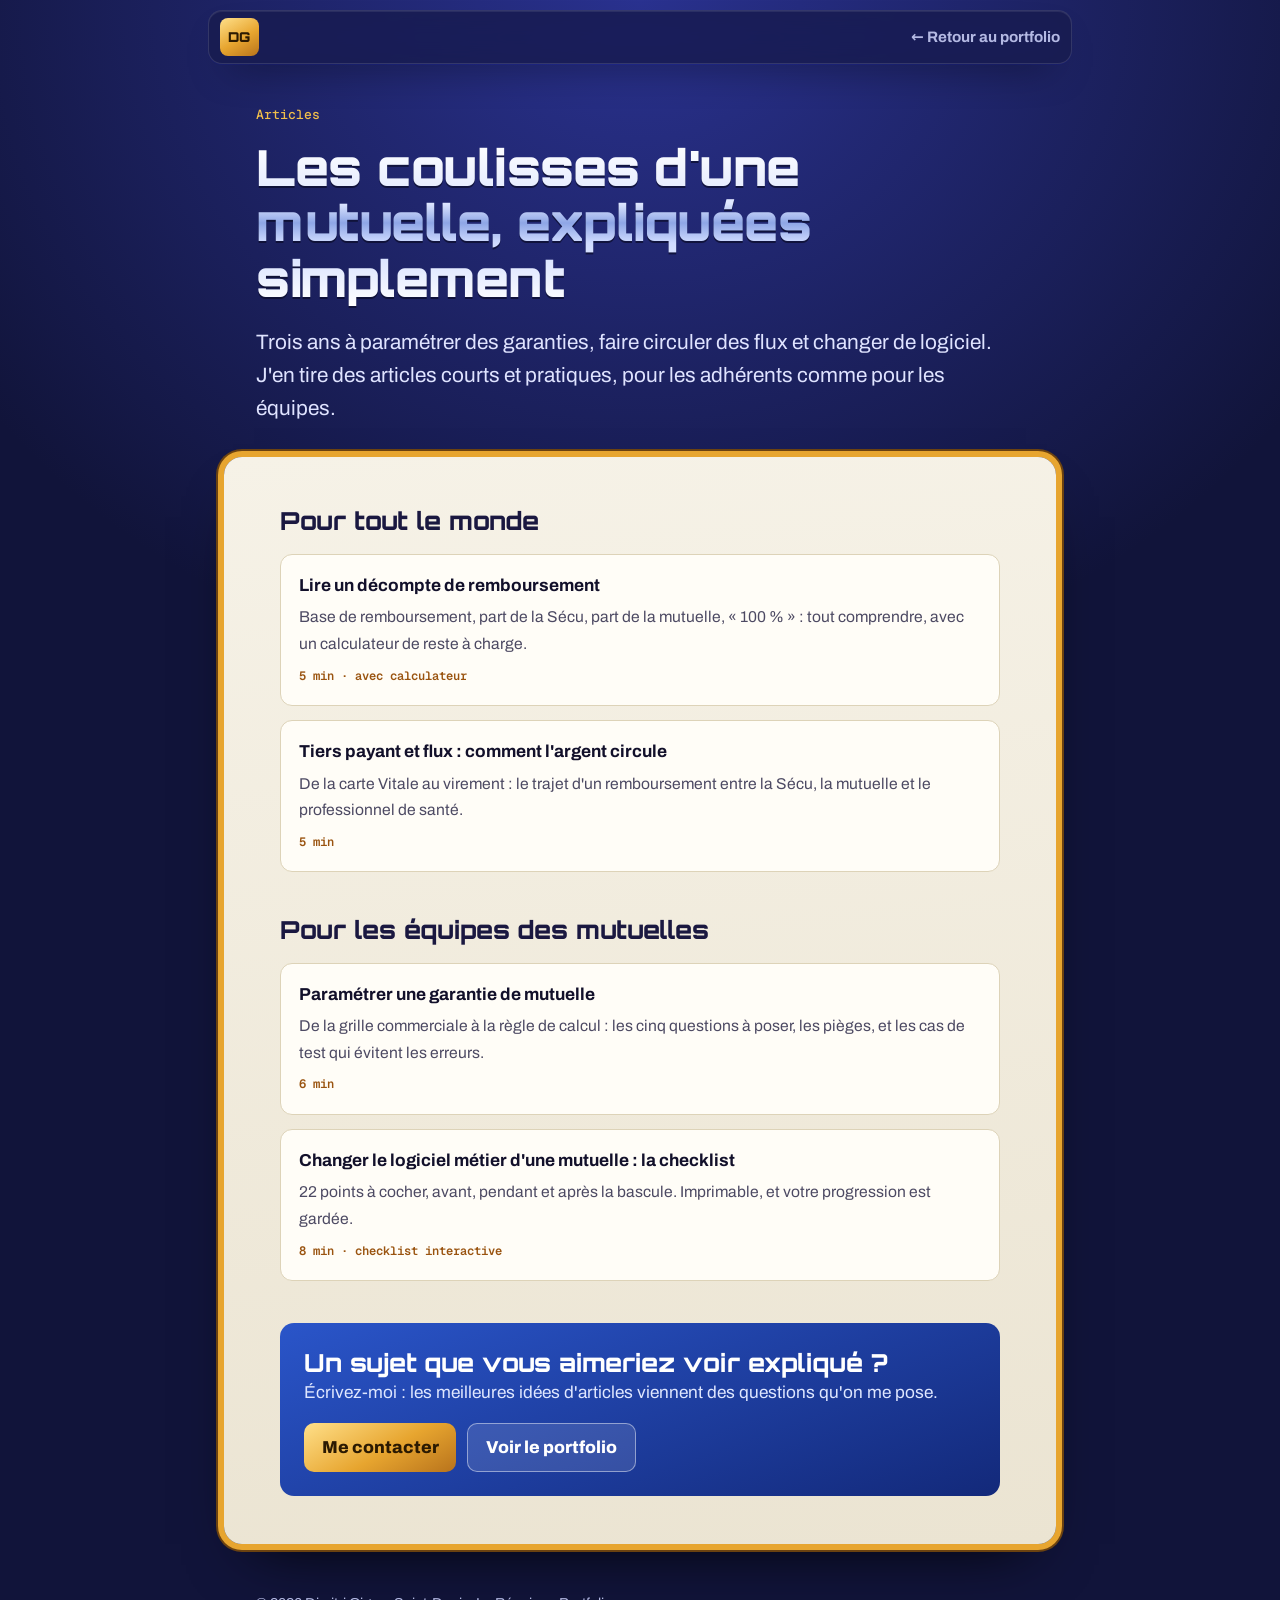
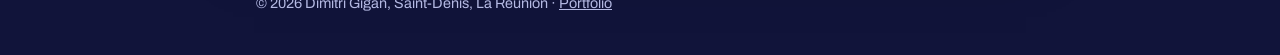
<file: articles/index.html>
<!doctype html>
<html lang="fr">
<head>
<meta charset="utf-8">
<meta name="viewport" content="width=device-width, initial-scale=1">
<title>Articles : SI santé, mutuelles et remboursements · Dimitri Gigan</title>
<meta name="description" content="Articles pratiques de Dimitri Gigan sur les remboursements santé, le paramétrage des garanties, les flux et le changement de logiciel en mutuelle.">
<link rel="canonical" href="https://dimitrigigan.github.io/articles/">
<meta property="og:type" content="website">
<meta property="og:title" content="Articles · Dimitri Gigan">
<meta property="og:description" content="Remboursements, garanties, flux, changement de logiciel : ce que j'ai appris dans les coulisses d'une mutuelle.">
<meta property="og:url" content="https://dimitrigigan.github.io/articles/">
<meta property="og:image" content="https://dimitrigigan.github.io/assets/apercu.jpg">
<meta property="og:image:width" content="1200">
<meta property="og:image:height" content="630">
<meta name="twitter:card" content="summary_large_image">
<meta property="og:locale" content="fr_FR">
<meta name="theme-color" content="#11143a">
<link rel="icon" href="../assets/favicon.svg" type="image/svg+xml">
<link rel="preload" href="../assets/fonts/archivo-latin-wdth-normal.woff2" as="font" type="font/woff2" crossorigin>
<link rel="stylesheet" href="../assets/article.css">
</head>
<body>
<a class="skip" href="#article">Aller aux articles</a>
<header class="top">
  <a class="mono" href="../" aria-label="Retour au portfolio de Dimitri Gigan">DG</a>
  <a class="retour" href="../">← Retour au portfolio</a>
</header>

<header class="entete">
  <p class="rubrique">Articles</p>
  <h1>Les coulisses d'une mutuelle, expliquées simplement</h1>
  <p class="chapeau">Trois ans à paramétrer des garanties, faire circuler des flux et changer de logiciel. J'en tire des articles courts et pratiques, pour les adhérents comme pour les équipes.</p>
</header>

<main id="article" class="papier">
  <h2>Pour tout le monde</h2>
  <ul class="cartes-articles">
    <li><a href="lire-decompte-remboursement.html"><b>Lire un décompte de remboursement</b><span>Base de remboursement, part de la Sécu, part de la mutuelle, « 100 % » : tout comprendre, avec un calculateur de reste à charge.</span><span class="public">5 min · avec calculateur</span></a></li>
    <li><a href="flux-tiers-payant.html"><b>Tiers payant et flux : comment l'argent circule</b><span>De la carte Vitale au virement : le trajet d'un remboursement entre la Sécu, la mutuelle et le professionnel de santé.</span><span class="public">5 min</span></a></li>
  </ul>

  <h2>Pour les équipes des mutuelles</h2>
  <ul class="cartes-articles">
    <li><a href="parametrer-garantie-mutuelle.html"><b>Paramétrer une garantie de mutuelle</b><span>De la grille commerciale à la règle de calcul : les cinq questions à poser, les pièges, et les cas de test qui évitent les erreurs.</span><span class="public">6 min</span></a></li>
    <li><a href="changer-logiciel-metier-mutuelle.html"><b>Changer le logiciel métier d'une mutuelle : la checklist</b><span>22 points à cocher, avant, pendant et après la bascule. Imprimable, et votre progression est gardée.</span><span class="public">8 min · checklist interactive</span></a></li>
  </ul>

  <section class="cta" aria-labelledby="cta-titre">
    <h2 id="cta-titre">Un sujet que vous aimeriez voir expliqué ?</h2>
    <p>Écrivez-moi : les meilleures idées d'articles viennent des questions qu'on me pose.</p>
    <div class="boutons">
      <a class="btn btn--or" href="../#contact">Me contacter</a>
      <a class="btn btn--clair" href="../">Voir le portfolio</a>
    </div>
  </section>
</main>

<footer>
  <p>© 2026 Dimitri Gigan, Saint-Denis, La Réunion · <a href="../">Portfolio</a></p>
</footer>
<script data-goatcounter="https://dimitrigigan.goatcounter.com/count" async src="https://gc.zgo.at/count.js"></script>
</body>
</html>
</file>
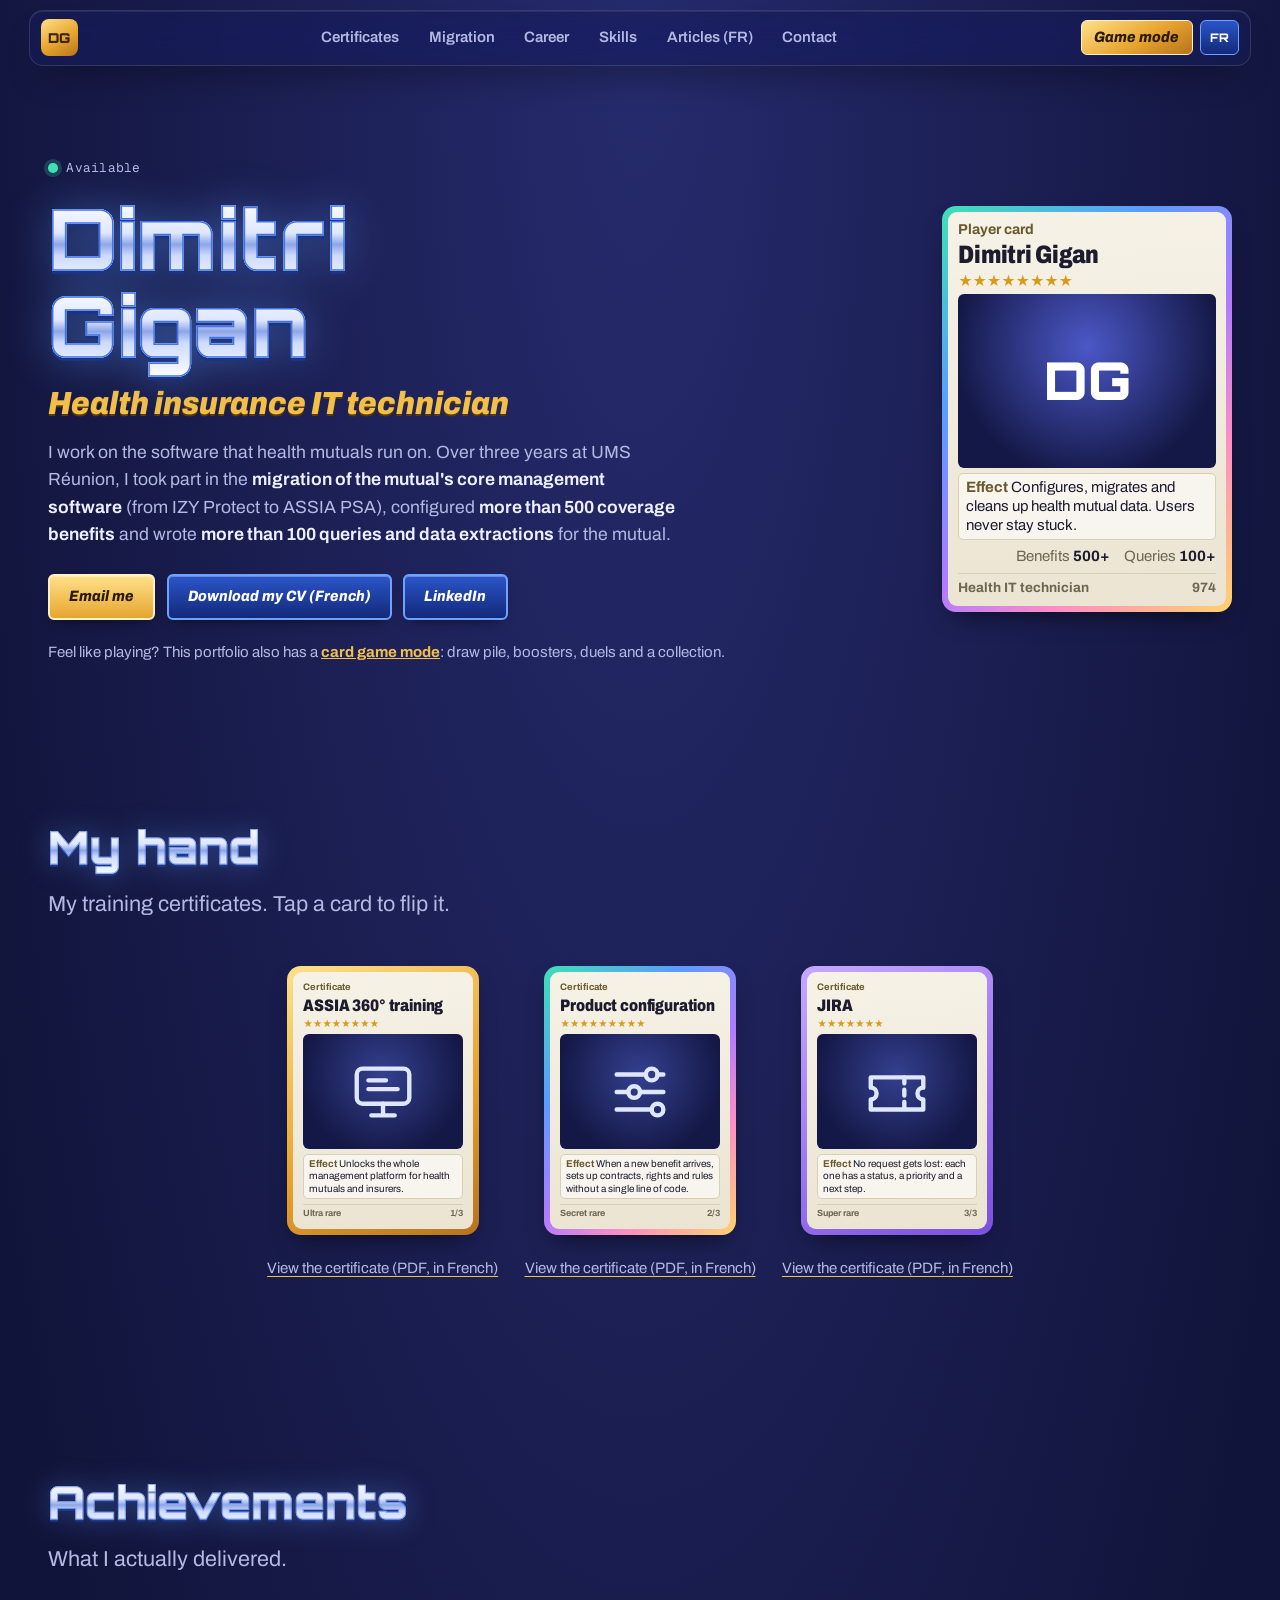
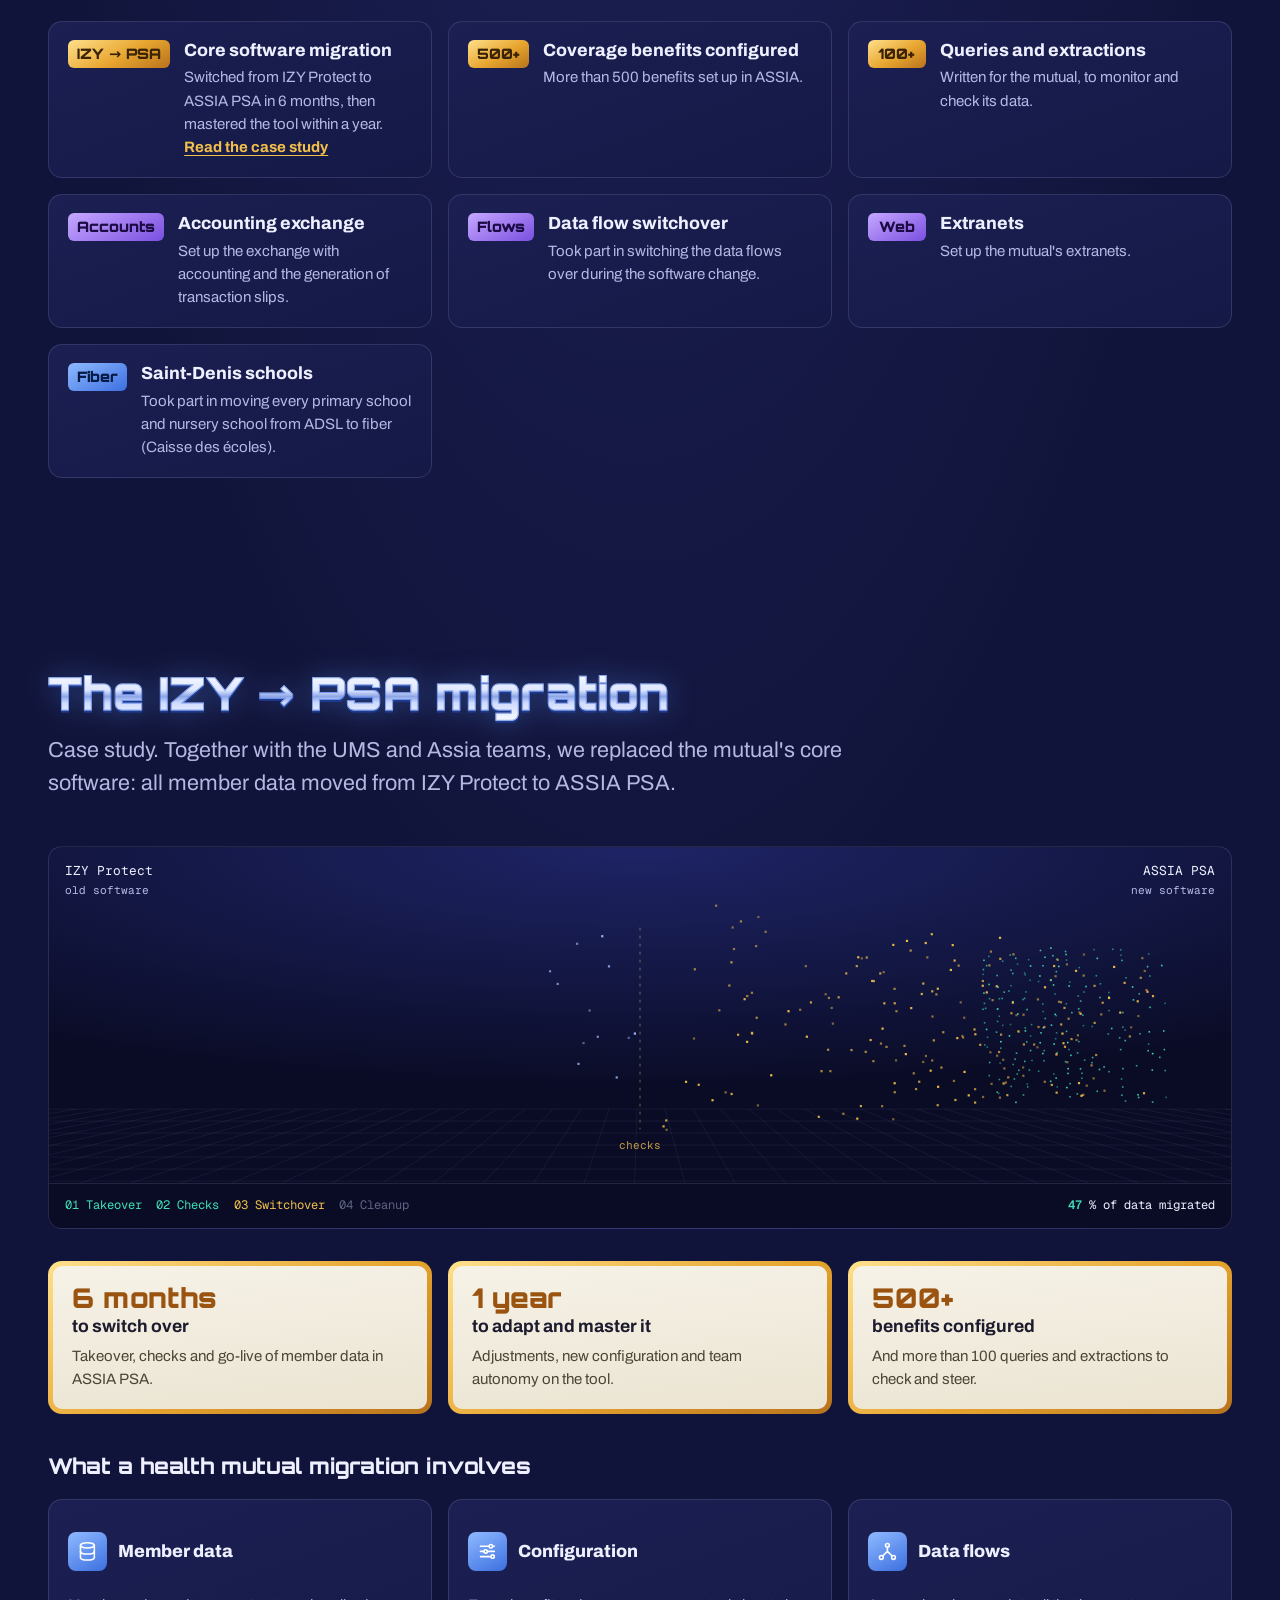
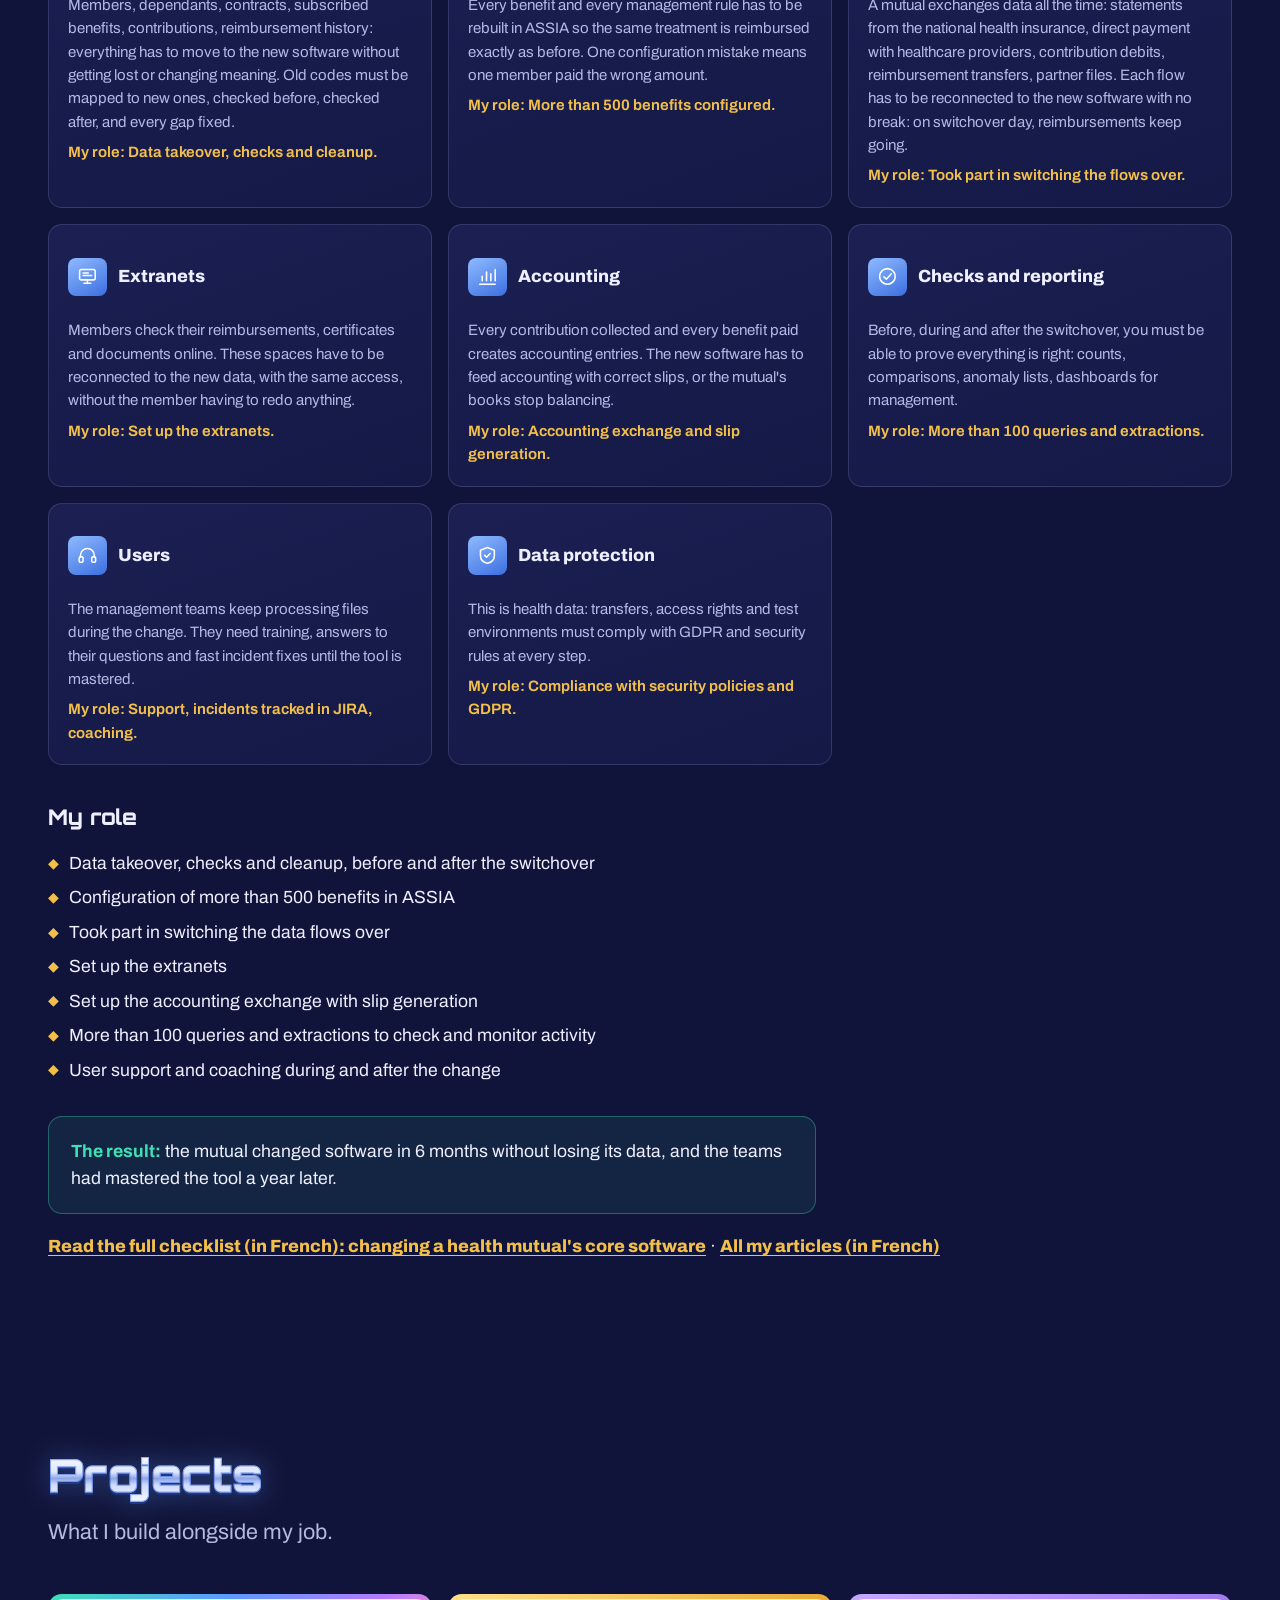
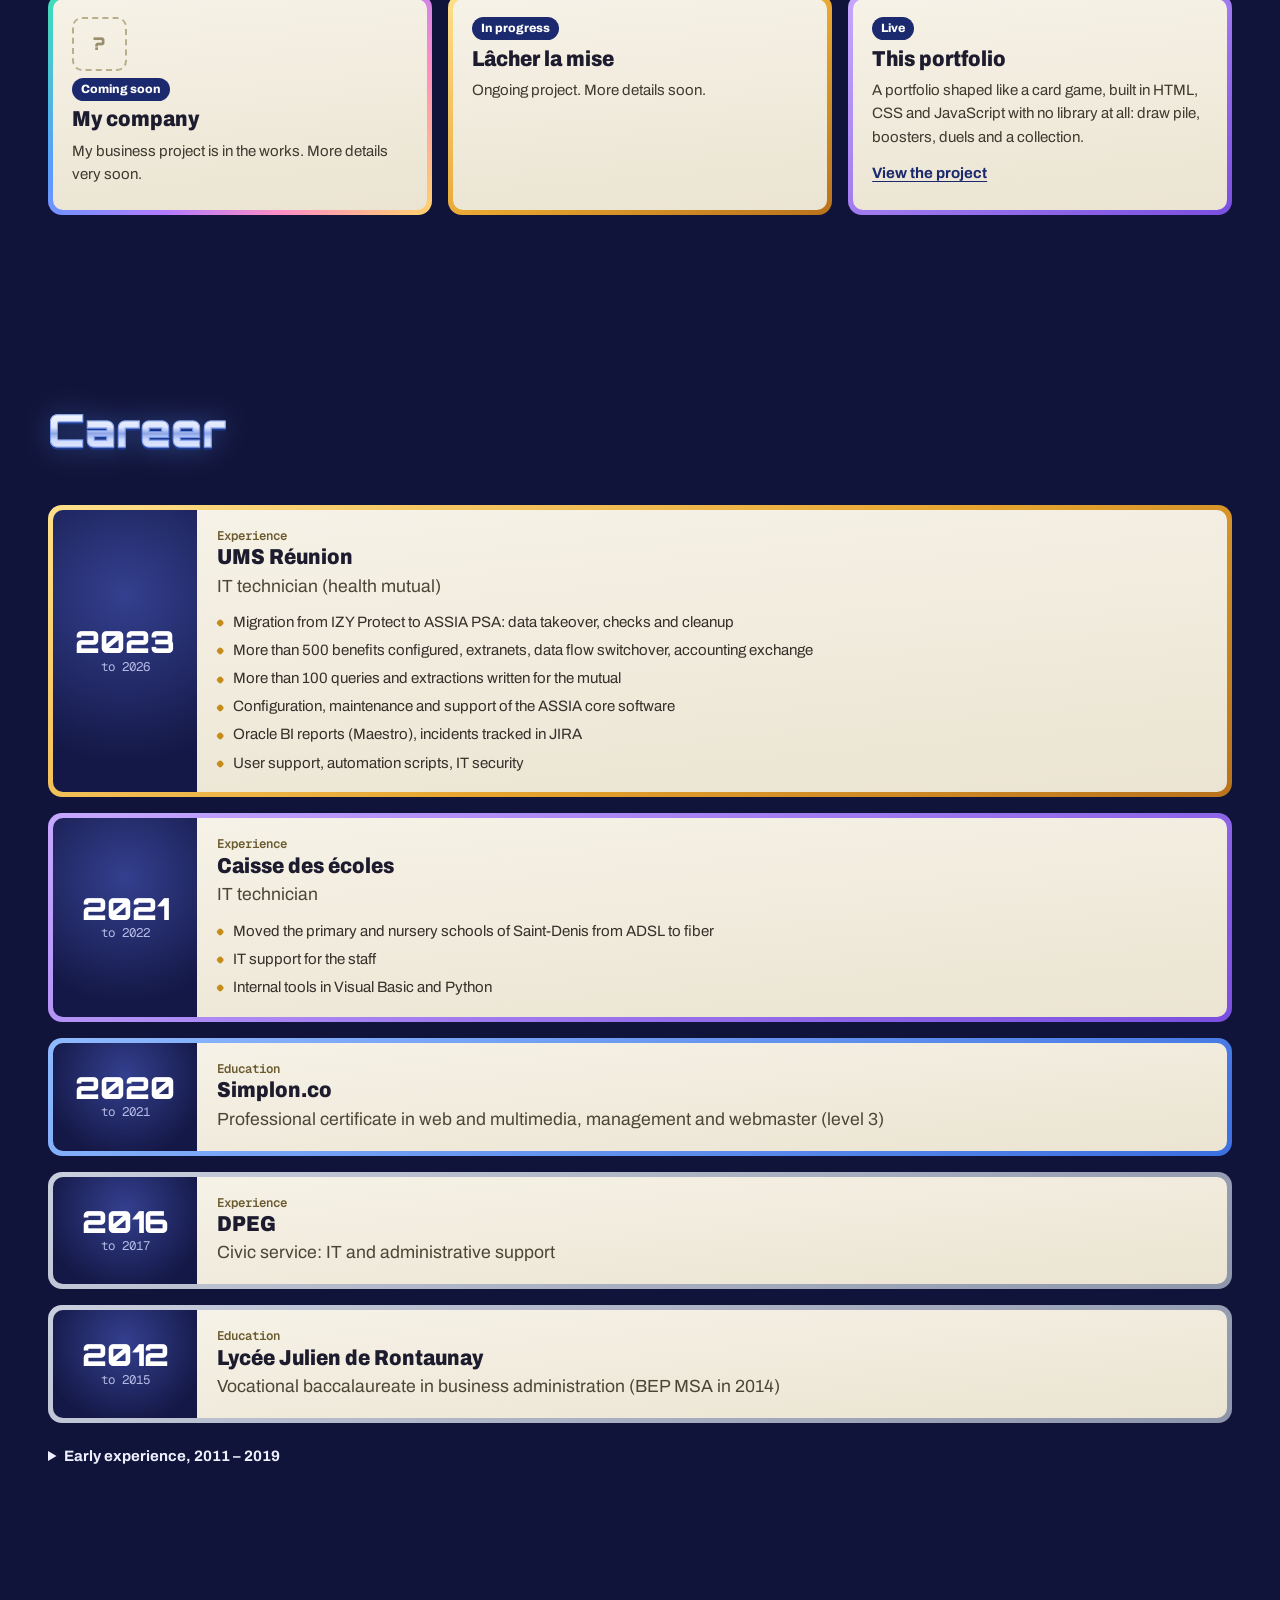
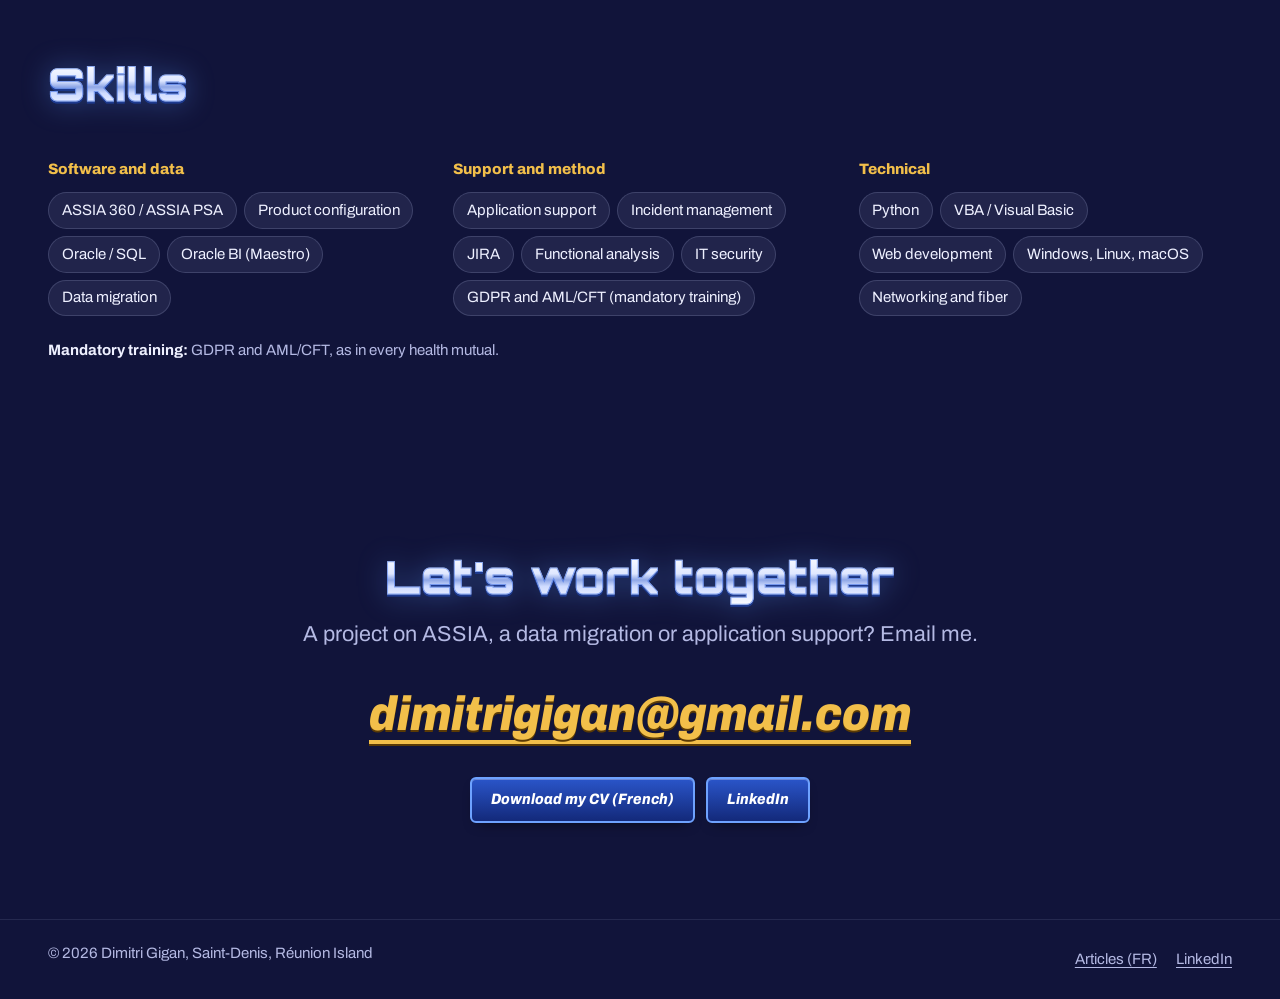
<file: en/index.html>
<!doctype html>
<html lang="en">
<head>
<meta charset="utf-8">
<meta name="viewport" content="width=device-width, initial-scale=1">
<title>Dimitri Gigan, health insurance IT technician</title>
<meta name="description" content="Dimitri Gigan, IT technician in Saint-Denis (Réunion Island). Health mutual software, ASSIA, data migration, SQL and application support.">
<meta name="theme-color" content="#11143a">
<meta name="google-site-verification" content="dqv-fwOEhiuWIDlbl9IWVI4x5R8KEgbRwAvZ7jqD5z4">
<meta property="og:type" content="website">
<meta property="og:title" content="Dimitri Gigan, health insurance IT technician">
<meta property="og:description" content="Migration from IZY Protect to ASSIA PSA, more than 500 coverage benefits configured, more than 100 queries and extractions for a health mutual.">
<meta property="og:url" content="https://dimitrigigan.github.io/en/">
<meta property="og:image" content="https://dimitrigigan.github.io/assets/apercu.jpg">
<meta property="og:image:width" content="1200">
<meta property="og:image:height" content="630">
<meta property="og:locale" content="en_US">
<meta property="og:locale:alternate" content="fr_FR">
<meta name="twitter:card" content="summary_large_image">
<link rel="canonical" href="https://dimitrigigan.github.io/en/">
<link rel="alternate" hreflang="fr" href="https://dimitrigigan.github.io/">
<link rel="alternate" hreflang="en" href="https://dimitrigigan.github.io/en/">
<link rel="alternate" hreflang="x-default" href="https://dimitrigigan.github.io/">
<link rel="icon" href="../assets/favicon.svg" type="image/svg+xml">
<script type="application/ld+json">
{
  "@context": "https://schema.org",
  "@type": "Person",
  "name": "Dimitri Gigan",
  "url": "https://dimitrigigan.github.io/en/",
  "image": "https://dimitrigigan.github.io/assets/apercu.jpg",
  "jobTitle": "Health insurance IT technician",
  "description": "IT technician specialised in health mutual software: ASSIA, data migration, configuration, SQL and application support.",
  "address": { "@type": "PostalAddress", "addressLocality": "Saint-Denis", "addressRegion": "Réunion Island", "addressCountry": "FR" },
  "knowsAbout": ["ASSIA 360", "ASSIA PSA", "Product configuration", "Data migration", "Oracle SQL", "Oracle BI", "JIRA", "Application support", "Health mutual information systems"],
  "hasCredential": [
    { "@type": "EducationalOccupationalCredential", "name": "ASSIA 360° training", "credentialCategory": "Training certificate", "recognizedBy": { "@type": "Organization", "name": "Cimut (Assia)" } },
    { "@type": "EducationalOccupationalCredential", "name": "Product configuration (ASSIA)", "credentialCategory": "Training certificate", "recognizedBy": { "@type": "Organization", "name": "Cimut (Assia)" } },
    { "@type": "EducationalOccupationalCredential", "name": "JIRA", "credentialCategory": "Training certificate", "recognizedBy": { "@type": "Organization", "name": "Cimut (Assia)" } }
  ],
  "sameAs": ["https://www.linkedin.com/in/dimitri-gigan", "https://github.com/DimitriGIGAN"]
}
</script>
<link rel="preload" href="../assets/fonts/orbitron-latin-wght-normal.woff2" as="font" type="font/woff2" crossorigin>
<link rel="preload" href="../assets/fonts/archivo-latin-wdth-normal.woff2" as="font" type="font/woff2" crossorigin>
<style>
/* =========================================================
   Portfolio de Dimitri Gigan
   Un seul fichier : styles, contenu et code sont ici.
   Le CONTENU se modifie plus bas, dans la partie « CONTENU ».
   ========================================================= */
/* Polices hébergées avec le site (licence SIL OFL, voir ../assets/fonts) */
@font-face { font-family: "Orbitron"; src: url(../assets/fonts/orbitron-latin-wght-normal.woff2) format("woff2"); font-weight: 400 900; font-style: normal; font-display: swap; }
@font-face { font-family: "Geist Mono"; src: url(../assets/fonts/geist-mono-latin-wght-normal.woff2) format("woff2"); font-weight: 100 900; font-style: normal; font-display: swap; }
@font-face { font-family: "Archivo"; src: url(../assets/fonts/archivo-latin-wdth-normal.woff2) format("woff2"); font-weight: 100 900; font-stretch: 62% 125%; font-style: normal; font-display: swap; }
@font-face { font-family: "Archivo"; src: url(../assets/fonts/archivo-latin-wdth-italic.woff2) format("woff2"); font-weight: 100 900; font-stretch: 62% 125%; font-style: italic; font-display: swap; }
:root {
  --tapis: #11143a;
  --tapis-2: #1b1f52;
  --encre: #eef0ff;
  --doux: #b4b9e3;
  --papier: #f6f2e7;
  --papier-2: #ebe4d2;
  --texte-carte: #1d1b2e;
  --or: #f2bf4a;
  --bleu: #5b9bff;
  --menthe: #3fe0b5;

  --commune: linear-gradient(150deg, #c9cfdd, #8d95ab);
  --rare: linear-gradient(150deg, #8fbaff, #3c6fe0);
  --super: linear-gradient(150deg, #c6a8ff, #7a4fe0);
  --ultra: linear-gradient(150deg, #ffe08a, #e7a52f 55%, #b8731c);
  --secrete: linear-gradient(135deg, #3fe0b5, #5b9bff 30%, #b07bff 55%, #ff8fc4 75%, #ffd36a);

  --titres: "Orbitron", "Archivo", system-ui, sans-serif;
  --mono: "Geist Mono", ui-monospace, Menlo, Consolas, monospace;
  --chrome: linear-gradient(180deg, #ffffff 0%, #dfe7ff 38%, #8ea6e6 50%, #cfdbff 62%, #ffffff 100%);
  --r: 14px;
  --w-carte: 190px;
  --max: 74rem;
  --pad: clamp(1.1rem, 4vw, 2.5rem);
  --t-1: clamp(.85rem, .82rem + .15vw, .94rem);
  --t0: clamp(1rem, .96rem + .2vw, 1.1rem);
  --t1: clamp(1.15rem, 1.05rem + .4vw, 1.35rem);
  --t2: clamp(1.45rem, 1.2rem + 1vw, 2rem);
  --t3: clamp(2rem, 1.4rem + 2.6vw, 3.3rem);
  --t4: clamp(2.8rem, 1.6rem + 6vw, 6.4rem);
}
*, *::before, *::after { box-sizing: border-box; }
html { scroll-behavior: smooth; scroll-padding-top: 4.5rem; -webkit-text-size-adjust: 100%; }
@media (prefers-reduced-motion: reduce) { html { scroll-behavior: auto; } }
body {
  margin: 0; overflow-x: clip;
  font-family: "Archivo", system-ui, -apple-system, "Segoe UI", sans-serif;
  font-size: var(--t0); line-height: 1.55; color: var(--encre);
  background:
    radial-gradient(ellipse 80% 50% at 50% 0%, #262b6e 0%, transparent 70%),
    var(--tapis);
  -webkit-font-smoothing: antialiased;
}
h1, h2, h3, p, ul, ol { margin: 0; }
ul, ol { padding: 0; list-style: none; }
img, svg { display: block; max-width: 100%; }
button { font: inherit; color: inherit; }
a { color: inherit; text-underline-offset: .2em; }
[hidden] { display: none !important; }
:focus-visible { outline: 3px solid var(--menthe); outline-offset: 3px; border-radius: 6px; }
.wrap { width: min(100% - 2 * var(--pad), var(--max)); margin-inline: auto; }
.skip { position: absolute; left: 1rem; top: -5rem; background: var(--menthe); color: var(--tapis); padding: .6rem 1rem; border-radius: 8px; z-index: 10; }
.skip:focus { top: 1rem; }

/* ---------- Barre du haut ---------- */
.top {
  position: sticky; top: .6rem; z-index: 5;
  width: min(100% - 1.2rem, var(--max) + 2.4rem); margin: .6rem auto 0;
  border-radius: 14px; border: 1px solid rgb(255 255 255 / .12);
  background: rgb(24 28 78 / .62); box-shadow: 0 18px 40px -22px #000, inset 0 1px 0 rgb(255 255 255 / .08);
  -webkit-backdrop-filter: blur(16px) saturate(150%); backdrop-filter: blur(16px) saturate(150%);
}
@supports not ((backdrop-filter: blur(1px)) or (-webkit-backdrop-filter: blur(1px))) { .top { background: rgb(17 20 58 / .96); } }
.top .wrap { display: flex; align-items: center; justify-content: space-between; gap: 1rem; min-height: 3.4rem; width: auto; padding-inline: .7rem; }
.mono { flex: none;

  display: grid; place-items: center; width: 2.3rem; height: 2.3rem; border-radius: 8px;
  font-family: var(--titres); font-weight: 900; font-size: .85rem; text-decoration: none;
  background: var(--ultra); color: #3b2306;
}
.top nav { display: flex; gap: .45rem; font-size: var(--t-1); }
.top nav a {
  text-decoration: none; color: var(--doux); font-weight: 600;
  padding: .45rem .7rem; border-radius: 6px;
  text-decoration-line: underline; text-decoration-color: transparent; text-decoration-thickness: 2px; text-underline-offset: 6px;
}
.top nav a:hover { color: #fff; text-decoration-color: var(--or); }

/* ---------- Boutons ---------- */
.btns { display: flex; flex-wrap: wrap; gap: .7rem; }
.btn {
  display: inline-flex; align-items: center; justify-content: center; min-height: 2.9rem; padding: .55rem 1.2rem;
  border-radius: 6px; font-weight: 800; font-style: italic; font-stretch: 90%; font-size: var(--t-1); text-decoration: none; cursor: pointer;
  border: 2px solid #6ea2ff; color: #fff;
  background: linear-gradient(180deg, #2a55c9, #13297a); box-shadow: inset 0 1px 0 rgb(255 255 255 / .3), 0 6px 14px -8px rgb(0 0 0 / .8);
}
.btn:hover { background: linear-gradient(180deg, #3b6ff0, #1a3596); }
.btn--or { background: linear-gradient(180deg, #ffe08a, #e7a52f); border-color: #fff1c2; color: #2b1a02; }
.btn--or:hover { background: linear-gradient(180deg, #fff0b8, #f2b843); }

/* ---------- Titres de section ---------- */
section { padding-block: clamp(3rem, 8vw, 6rem); }
.titre {
  padding-bottom: .12em;
  font-family: var(--titres); font-size: clamp(1.7rem, 1.2rem + 2.2vw, 2.8rem); font-weight: 900; line-height: 1.05; letter-spacing: .01em;
  background: var(--chrome); -webkit-background-clip: text; background-clip: text; color: transparent;
  -webkit-text-stroke: 1px rgb(60 110 230 / .55);
  filter: drop-shadow(0 2px 0 #1d3a8f) drop-shadow(0 0 14px rgb(91 155 255 / .35));
}
.chapeau { margin-top: .7rem; max-width: 40em; color: var(--doux); font-size: var(--t1); }
.entete { margin-bottom: clamp(1.8rem, 4vw, 2.8rem); }

/* =========================================================
   La carte (composant commun)
   ========================================================= */
.carte {
  --cadre: var(--rare);
  position: relative; display: block; width: var(--w-carte); aspect-ratio: 5 / 7; flex: none;
  padding: 0; border: 0; background: none; cursor: pointer; text-align: left;
  border-radius: var(--r); perspective: 1000px;
}
.carte[data-rarete="commune"] { --cadre: var(--commune); }
.carte[data-rarete="super"] { --cadre: var(--super); }
.carte[data-rarete="ultra"] { --cadre: var(--ultra); }
.carte[data-rarete="secrete"] { --cadre: var(--secrete); }
.carte__in {
  position: absolute; inset: 0; transform-style: preserve-3d;
  transition: transform .55s cubic-bezier(.3, 1.25, .5, 1);
}
.carte[aria-pressed="true"] .carte__in { transform: rotateY(180deg); }
.face {
  position: absolute; inset: 0; border-radius: var(--r); padding: 6px;
  background: var(--cadre);
  backface-visibility: hidden; -webkit-backface-visibility: hidden;
  box-shadow: 0 12px 26px -12px rgb(0 0 0 / .7);
}
.face--dos { transform: rotateY(180deg); }
.carte:hover .face { box-shadow: 0 18px 32px -12px rgb(0 0 0 / .8); }
.papier {
  height: 100%; border-radius: calc(var(--r) - 5px);
  background: linear-gradient(175deg, var(--papier), var(--papier-2));
  color: var(--texte-carte);
  display: grid; grid-template-rows: auto auto auto minmax(0, 1fr) auto auto; gap: .3rem;
  padding: .6rem .65rem .5rem;
  font-size: calc(var(--w-carte) * .06);
  overflow: hidden;
}
.c-type { font-size: .82em; font-weight: 700; color: #6a5a2e; line-height: 1.1; }
.c-nom { font-size: 1.45em; font-weight: 850; line-height: 1.04; letter-spacing: -.01em; font-stretch: 82%; text-wrap: balance; }
.c-etoiles { display: flex; gap: .1em; color: #d99a17; font-size: .9em; letter-spacing: .02em; line-height: 1; }
.c-art {
  border-radius: 6px; min-height: 0; display: grid; place-items: center; overflow: hidden;
  background: radial-gradient(circle at 50% 35%, #34408f, #141846 75%);
  color: #dfe6ff;
}
.c-art svg { width: 44%; height: auto; max-height: 76%; fill: none; stroke: currentColor; stroke-width: 1.5; stroke-linecap: round; stroke-linejoin: round; }
.c-effet { font-size: .86em; line-height: 1.25; background: rgb(255 255 255 / .6); border: 1px solid #d8cfb5; border-radius: 5px; padding: .3em .45em; }
.c-effet b { color: #6a5a2e; }
.c-pied { display: flex; justify-content: space-between; gap: .5em; font-size: .78em; font-weight: 700; color: #6d6650; border-top: 1px solid #d8cfb5; padding-top: .25em; }
.dos {
  height: 100%; border-radius: calc(var(--r) - 5px); padding: .9rem .8rem;
  background:
    repeating-linear-gradient(45deg, rgb(255 255 255 / .05) 0 2px, transparent 2px 12px),
    radial-gradient(circle at 50% 25%, #303a8a, #12164a 70%);
  color: var(--encre); display: flex; flex-direction: column; gap: .55rem;
  font-size: calc(var(--w-carte) * .064); line-height: 1.35; overflow: hidden;
}
.dos h3 { font-size: 1.1em; font-weight: 800; color: #fff; line-height: 1.15; }
.dos p { color: var(--doux); }
.dos .meta { color: var(--or); font-size: .9em; }
.dos a { color: #fff; font-weight: 700; margin-top: auto; text-decoration-color: var(--or); }
@media (prefers-reduced-motion: reduce) {
  .carte__in { transition: none; }
}
/* Effet holographique : la carte s'incline et brille sous le doigt ou la souris */
.face { transition: transform .35s ease, box-shadow .2s; }
.carte.incline .face { transition: transform .08s linear, box-shadow .2s; transform: rotateX(var(--rx, 0deg)) rotateY(var(--ry, 0deg)); }
.carte.touche .face { transition: transform .12s ease-out, box-shadow .2s; transform: scale(.965) rotateX(var(--rx, 0deg)) rotateY(var(--ry, 0deg)); }
.carte.touche .face--dos { transform: rotateY(180deg) scale(.965); }
.carte.relache .face { transition: transform .7s cubic-bezier(.34, 1.56, .64, 1), box-shadow .2s; }
.carte.gyro .face { transition: transform .25s ease-out; transform: rotateX(var(--gx, 0deg)) rotateY(var(--gy, 0deg)); }
.carte.gyro .face::after { opacity: .55; }
.carte.gyro .face--dos { transform: rotateY(180deg) rotateX(calc(var(--gx, 0deg) * -1)) rotateY(calc(var(--gy, 0deg) * -1)); }
.carte.incline .face--dos { transform: rotateY(180deg) rotateX(calc(var(--rx, 0deg) * -1)) rotateY(calc(var(--ry, 0deg) * -1)); }
.face::after {
  content: ""; position: absolute; inset: 0; border-radius: inherit; pointer-events: none; opacity: 0; transition: opacity .25s;
  background: radial-gradient(circle at var(--mx, 50%) var(--my, 50%), rgb(255 255 255 / .55), transparent 48%);
  mix-blend-mode: soft-light;
}
.carte:is([data-rarete="super"], [data-rarete="ultra"], [data-rarete="secrete"]) .face::after {
  background:
    radial-gradient(circle at var(--mx, 50%) var(--my, 50%), rgb(255 255 255 / .6), transparent 45%),
    linear-gradient(115deg, transparent 18%, rgb(255 90 200 / .45) 34%, rgb(80 255 220 / .45) 48%, rgb(255 230 90 / .45) 62%, transparent 80%) var(--px, 50%) 0 / 260% 100%;
  mix-blend-mode: color-dodge;
}
.carte.incline .face::after { opacity: .75; }
.carte.eclat .face::after { animation: eclat .7s ease-out; }
@keyframes eclat { 0% { opacity: .9; } 100% { opacity: 0; } }
@media (prefers-reduced-motion: reduce) { .carte.eclat .face::after { animation: none; } }

/* =========================================================
   Haut de page : la carte joueur
   ========================================================= */
.hero { padding-block: clamp(2.5rem, 7vw, 5.5rem) clamp(2rem, 5vw, 4rem); }
.hero .wrap { display: grid; grid-template-columns: minmax(0, 1.25fr) auto; gap: clamp(2rem, 5vw, 4.5rem); align-items: center; }
.dispo { display: inline-flex; align-items: center; gap: .55rem; font-family: var(--mono); font-size: .8rem; letter-spacing: .02em; color: var(--doux); margin-bottom: 1.2rem; }
.dispo::before { content: ""; width: .6rem; height: .6rem; border-radius: 50%; background: var(--menthe); box-shadow: 0 0 0 4px rgb(63 224 181 / .2); flex: none; }
.nom {
  font-family: var(--titres); font-size: clamp(2.6rem, 1.3rem + 5vw, 5.2rem); font-weight: 900; line-height: 1; letter-spacing: .01em;
  background: var(--chrome); -webkit-background-clip: text; background-clip: text; color: transparent;
  -webkit-text-stroke: 1.5px #3f74ea;
  filter: drop-shadow(0 3px 0 #1a3486) drop-shadow(0 0 22px rgb(91 155 255 / .45));
}
.nom span { display: block; padding-bottom: .14em; margin-bottom: -.1em; background: inherit; -webkit-background-clip: text; background-clip: text; }
.metier { margin-top: 1rem; font-size: var(--t2); font-weight: 850; font-style: italic; font-stretch: 90%; color: var(--or); line-height: 1.15; text-shadow: 0 2px 0 #5a3a05; }
.pitch { margin-top: 1rem; max-width: 36em; color: var(--doux); }
.pitch b { color: var(--encre); font-weight: 650; }
.hero .btns { margin-top: 1.6rem; }

.joueur { --w-carte: clamp(230px, 24vw, 290px); }
.joueur .carte { cursor: default; animation: arrive .7s cubic-bezier(.2, .8, .2, 1) both; }
.joueur .c-art { font-family: var(--titres); font-size: 3em; font-weight: 900; color: #fff; background: radial-gradient(circle at 50% 30%, #4b58c7, #141846 75%); font-stretch: 80%; }
.joueur .c-stats { display: flex; justify-content: flex-end; gap: .9em; font-size: .86em; color: #6d6650; }
.joueur .c-stats b { color: var(--texte-carte); }
.joueur .papier { grid-template-rows: auto auto auto minmax(0, 1fr) auto auto auto; }
@keyframes arrive { from { opacity: 0; transform: translateY(24px) rotate(4deg); } }
@media (prefers-reduced-motion: reduce) { .joueur .carte { animation: none; } }
@media (max-width: 800px) {
  .hero .wrap { grid-template-columns: 1fr; }
  .joueur { justify-self: center; }
}

/* =========================================================
   Ma main : les certificats
   ========================================================= */
.main-cartes {
  --w-carte: clamp(150px, 15vw, 196px);
  display: flex; gap: clamp(.8rem, 1.6vw, 1.25rem); justify-content: center; flex-wrap: wrap;
}
.main-cartes .carte { animation: arrive .6s cubic-bezier(.2, .8, .2, 1) both; animation-delay: calc(var(--i) * 80ms); }
.main-cartes > div { display: grid; justify-items: center; align-content: start; gap: .55rem; }
.lien-pdf { display: inline-block; min-height: 24px; padding: .55rem .2rem .45rem; margin-top: .25rem; font-size: var(--t-1); color: var(--doux); text-decoration-color: var(--or); }
.lien-projet { display: inline-block; padding: .4rem 0; }
.vh { position: absolute !important; width: 1px; height: 1px; padding: 0; margin: -1px; overflow: hidden; clip: rect(0 0 0 0); white-space: nowrap; border: 0; }
.pied-liens { display: flex; gap: 1.2rem; margin: 0; }
.pied-liens a { display: inline-block; padding: .35rem 0; }
.lien-pdf:hover { color: var(--encre); }
.astuce { margin-top: 1.25rem; text-align: center; color: var(--doux); font-size: var(--t-1); }
@media (max-width: 700px) {
  .main-cartes {
    --w-carte: 200px;
    flex-wrap: nowrap; justify-content: flex-start; overflow-x: auto; scroll-snap-type: x mandatory;
    margin-inline: calc(-1 * var(--pad)); padding: .4rem var(--pad) 1rem; scrollbar-width: none;
  }
  .main-cartes .carte { scroll-snap-align: center; }
  .astuce { text-align: left; }
}

/* =========================================================
   Réalisations : cartes « effet » horizontales
   ========================================================= */
.exploits { display: grid; grid-template-columns: repeat(auto-fill, minmax(min(100%, 19rem), 1fr)); gap: 1rem; }
.exploit {
  display: grid; grid-template-columns: auto 1fr; gap: .9rem; align-items: start;
  padding: 1.1rem 1.2rem; border-radius: var(--r);
  background: linear-gradient(160deg, var(--tapis-2), #151946);
  border: 1px solid rgb(180 185 227 / .16);
}
.exploit__valeur {
  min-width: 3.6rem; padding: .4rem .55rem; border-radius: 6px; text-align: center;
  font-family: var(--titres); font-weight: 900; font-size: .9rem; line-height: 1.1;
  background: var(--ultra); color: #3b2306;
}
.exploit[data-rarete="rare"] .exploit__valeur { background: var(--rare); color: #071a45; }
.exploit[data-rarete="super"] .exploit__valeur { background: var(--super); color: #1d0b45; }
.exploit h3 { font-size: var(--t0); font-weight: 750; line-height: 1.3; }
.exploit p { margin-top: .25rem; color: var(--doux); font-size: var(--t-1); }

/* =========================================================
   Parcours
   ========================================================= */
.parcours { display: grid; gap: 1rem; }
.etape {
  --cadre: var(--rare);
  display: grid; grid-template-columns: 9rem 1fr; gap: 1.2rem;
  padding: 5px; border-radius: var(--r); background: var(--cadre);
}
.etape[data-rarete="ultra"] { --cadre: var(--ultra); }
.etape[data-rarete="super"] { --cadre: var(--super); }
.etape[data-rarete="commune"] { --cadre: var(--commune); }
.etape__annee {
  display: grid; place-content: center; text-align: center; border-radius: calc(var(--r) - 4px) 0 0 calc(var(--r) - 4px);
  background: radial-gradient(circle at 50% 30%, #34408f, #141846 80%); color: #fff; padding: 1rem .5rem;
}
.etape__annee b { font-family: var(--titres); font-size: 1.9rem; font-weight: 900; line-height: 1; }
.etape__annee span { font-family: var(--mono); font-size: .78rem; color: var(--doux); }
.etape__corps { background: linear-gradient(175deg, var(--papier), var(--papier-2)); color: var(--texte-carte); border-radius: 0 calc(var(--r) - 4px) calc(var(--r) - 4px) 0; padding: 1rem 1.25rem 1.1rem; margin-left: -1.2rem; }
.etape__type { font-family: var(--mono); font-size: .78rem; font-weight: 600; color: #6a5a2e; }
.etape h3 { font-size: var(--t1); font-weight: 850; line-height: 1.2; font-stretch: 88%; }
.etape__role { margin-top: .1rem; color: #4b4636; }
.etape ul { margin-top: .7rem; display: grid; gap: .3rem; }
.etape li { padding-left: 1rem; position: relative; color: #34302a; font-size: var(--t-1); }
.etape li::before { content: ""; position: absolute; left: 0; top: .62em; width: .4rem; height: .4rem; border-radius: 2px; background: #c58c1c; transform: rotate(45deg); }
.etape details { margin-top: .8rem; }
.etape summary { cursor: pointer; font-weight: 700; font-size: var(--t-1); color: #6a5a2e; }
.anciens { margin-top: 1.4rem; color: var(--doux); font-size: var(--t-1); }
.anciens summary { cursor: pointer; font-weight: 700; color: var(--encre); }
.anciens ul { margin-top: .8rem; display: grid; gap: .45rem; }
.anciens b { color: var(--encre); }
@media (max-width: 620px) {
  .etape { grid-template-columns: 1fr; gap: 0; }
  .etape__annee { border-radius: calc(var(--r) - 4px) calc(var(--r) - 4px) 0 0; grid-auto-flow: column; gap: .6rem; align-items: baseline; justify-content: start; padding: .7rem 1rem; }
  .etape__annee b { font-size: 1.6rem; }
  .etape__corps { margin-left: 0; border-radius: 0 0 calc(var(--r) - 4px) calc(var(--r) - 4px); }
}

/* =========================================================
   Compétences
   ========================================================= */
.competences { display: grid; grid-template-columns: repeat(auto-fit, minmax(min(100%, 15rem), 1fr)); gap: 1.6rem 2rem; }
.competences h3 { font-size: var(--t-1); font-weight: 800; color: var(--or); margin-bottom: .7rem; }
.competences ul { display: flex; flex-wrap: wrap; gap: .45rem; }
.competences li { padding: .35rem .8rem; border-radius: 999px; font-size: var(--t-1); background: rgb(180 185 227 / .1); border: 1px solid rgb(180 185 227 / .2); }

/* =========================================================
   Mini-jeu : Missions
   ========================================================= */
.jeu { background: linear-gradient(180deg, transparent, rgb(27 31 82 / .7) 18%, rgb(27 31 82 / .7) 82%, transparent); }
.plateau { display: grid; grid-template-columns: minmax(0, 1fr) auto; gap: clamp(1.5rem, 4vw, 3rem); align-items: start; }
.mission {
  padding: clamp(1.3rem, 3vw, 2rem); border-radius: var(--r);
  background: linear-gradient(175deg, var(--papier), var(--papier-2)) padding-box, var(--ultra) border-box;
  color: var(--texte-carte); border: 6px solid transparent;
  min-height: 13rem; display: grid; align-content: start; gap: .7rem;
}
.mission__num { font-size: var(--t-1); font-weight: 800; color: #6a5a2e; }
.mission__texte { font-size: var(--t2); font-weight: 850; line-height: 1.15; font-stretch: 85%; text-wrap: balance; }
.mission__retour { min-height: 2.6em; color: #3e3a30; }
.mission__retour b { color: #0f7a5c; }
.mission__retour[data-etat="rate"] b { color: #b4441d; }
.choix { --w-carte: clamp(132px, 12vw, 160px); display: flex; gap: .75rem; }
.choix .carte.est-bonne .face { box-shadow: 0 0 0 4px var(--menthe), 0 16px 30px -12px rgb(0 0 0 / .8); }
.choix .carte.est-fausse { opacity: .4; filter: grayscale(.7); animation: non .4s ease-in-out; }
.choix .carte:disabled { cursor: default; }
@keyframes non { 25%, 75% { transform: translateX(-6px); } 50% { transform: translateX(6px); } }
.jeu__bas { display: flex; flex-wrap: wrap; align-items: center; justify-content: space-between; gap: 1rem; margin-top: 1.2rem; }
.score { font-family: var(--titres); font-weight: 800; color: var(--or); }
@media (max-width: 820px) {
  .plateau { grid-template-columns: 1fr; }
  .choix { --w-carte: min(176px, calc((100vw - 2 * var(--pad) - .75rem) / 2)); flex-wrap: wrap; justify-content: center; }
}
@media (prefers-reduced-motion: reduce) { .choix .carte.est-fausse { animation: none; } }
/* Duel : le problème est un adversaire avec des points de vie */
.mission__tete { display: flex; justify-content: space-between; align-items: baseline; gap: .8rem; flex-wrap: wrap; }
.mission__nom { font-family: var(--titres); font-weight: 900; font-size: var(--t1); color: #7a1f1f; line-height: 1.15; }
.pv { display: grid; grid-template-columns: auto 1fr auto; align-items: center; gap: .6rem; font-size: var(--t-1); font-weight: 800; color: #6a5a2e; }
.pv__barre { height: .7rem; border-radius: 999px; background: #d8cfb5; overflow: hidden; }
.pv__barre span { display: block; height: 100%; width: 100%; border-radius: inherit; background: linear-gradient(90deg, #e2452b, #f2bf4a); transition: width .6s cubic-bezier(.2, .8, .2, 1); }
.mission.touche { animation: touche .5s ease; }
@keyframes touche { 15% { transform: translateX(-8px) rotate(-1deg); filter: brightness(1.6); } 40% { transform: translateX(8px) rotate(1deg); } 70% { transform: translateX(-4px); } }
.mission.vaincu .mission__nom { text-decoration: line-through; text-decoration-thickness: 3px; color: #8a8270; }
.plateau.riposte { animation: riposte .45s ease; }
@keyframes riposte { 30% { transform: translateY(6px); } }
.coeurs { color: var(--doux); font-weight: 700; }
.coeurs b { color: #ff6b8a; letter-spacing: .1em; font-size: 1.1em; }
.coeurs i { font-style: normal; color: rgb(180 185 227 / .35); letter-spacing: .1em; font-size: 1.1em; }
.rang { font-family: var(--titres); font-weight: 900; color: #9a5410; }
@media (prefers-reduced-motion: reduce) { .mission.touche, .plateau.riposte { animation: none; } .pv__barre span { transition: none; } }

/* Trophées */
.trophees { margin-top: 2.2rem; }
.trophees h3 { font-family: var(--titres); font-size: var(--t1); font-weight: 800; margin-bottom: 1rem; }
.trophees ul { display: grid; grid-template-columns: repeat(auto-fill, minmax(min(100%, 15rem), 1fr)); gap: .7rem; }
.trophee { display: grid; grid-template-columns: auto 1fr; gap: .75rem; align-items: center; padding: .75rem .9rem; border-radius: 10px; background: rgb(27 31 82 / .6); border: 1px solid rgb(180 185 227 / .16); }
.trophee__ico { display: grid; place-items: center; width: 2.6rem; height: 2.6rem; border-radius: 50%; background: rgb(180 185 227 / .12); color: rgb(180 185 227 / .45); }
.trophee__ico svg { width: 1.35rem; height: 1.35rem; fill: none; stroke: currentColor; stroke-width: 1.8; stroke-linecap: round; stroke-linejoin: round; }
.sr { position: absolute !important; width: 1px; height: 1px; overflow: hidden; clip-path: inset(50%); white-space: nowrap; }
.trophee b { display: block; font-size: var(--t-1); line-height: 1.25; }
.trophee span { display: block; font-size: .8rem; color: var(--doux); line-height: 1.3; }
.trophee.gagne { border-color: rgb(242 191 74 / .55); background: linear-gradient(160deg, rgb(242 191 74 / .14), rgb(27 31 82 / .6)); }
.trophee.gagne .trophee__ico { background: var(--ultra); color: #3b2306; box-shadow: 0 0 14px rgb(242 191 74 / .45); }
.trophee:not(.gagne) b { color: var(--doux); }
.collec__actions { display: flex; flex-wrap: wrap; align-items: center; gap: 1rem 1.4rem; margin-top: 1.4rem; }
.collec__actions .collec__reset { margin-top: 0; }

/* Rangées qui défilent : flèches et bords estompés */
.defile { position: relative; min-width: 0; }
.scene > .defile { width: 100%; }
.fleche {
  position: absolute; top: calc(50% - 1.3rem); z-index: 2; width: 2.6rem; height: 2.6rem; border-radius: 50%;
  display: grid; place-items: center; cursor: pointer; color: #2b1a02; font-size: 1.4rem; font-weight: 900; line-height: 1;
  background: var(--ultra); border: 2px solid #fff1c2; box-shadow: 0 8px 18px -8px #000;
}
.fleche--g { left: .2rem; } .fleche--d { right: .2rem; }
.fleche svg { width: 1.2rem; height: 1.2rem; fill: none; stroke: currentColor; stroke-width: 2.6; stroke-linecap: round; stroke-linejoin: round; }
.defile.vers-d > :first-child { -webkit-mask-image: linear-gradient(90deg, #000 calc(100% - 3rem), transparent); mask-image: linear-gradient(90deg, #000 calc(100% - 3rem), transparent); }
.defile.vers-g > :first-child { -webkit-mask-image: linear-gradient(90deg, transparent, #000 3rem); mask-image: linear-gradient(90deg, transparent, #000 3rem); }
.defile.vers-g.vers-d > :first-child { -webkit-mask-image: linear-gradient(90deg, transparent, #000 3rem, #000 calc(100% - 3rem), transparent); mask-image: linear-gradient(90deg, transparent, #000 3rem, #000 calc(100% - 3rem), transparent); }

/* =========================================================
   Contact
   ========================================================= */
.contact { text-align: center; }
.contact .chapeau { margin-inline: auto; }
.mail { display: inline-block; margin-top: 1.6rem; font-size: clamp(1.4rem, .9rem + 3vw, 3rem); font-weight: 850; font-style: italic; color: var(--or); overflow-wrap: anywhere; font-stretch: 88%; text-shadow: 0 2px 0 #5a3a05; }
.contact .btns { justify-content: center; margin-top: 1.6rem; }
footer { border-top: 1px solid rgb(180 185 227 / .12); padding-block: 1.4rem; color: var(--doux); font-size: var(--t-1); }
footer .wrap { display: flex; flex-wrap: wrap; justify-content: space-between; gap: .6rem; }

/* =========================================================
   JEUX : compteur, sons, pioche, booster, collection
   ========================================================= */
.controles { display: flex; align-items: center; gap: .45rem; }
.compteur, .son {
  display: inline-flex; align-items: center; gap: .4rem; min-height: 2.2rem; padding: .25rem .7rem;
  border-radius: 6px; font-family: var(--titres); font-weight: 800; font-size: .78rem; color: #2b1a02; text-decoration: none;
  background: var(--ultra); border: 1.5px solid #fff1c2; cursor: pointer;
}
.compteur svg, .son svg { width: 1rem; height: 1rem; fill: none; stroke: currentColor; stroke-width: 2; stroke-linecap: round; stroke-linejoin: round; }
.son { padding: .25rem .5rem; background: linear-gradient(180deg, #2a55c9, #13297a); border-color: #6ea2ff; color: #fff; }
.son .on, .son[aria-pressed="true"] .off { display: none; }
.son[aria-pressed="true"] .on { display: block; }
.compteur.pulse { animation: pulse .6s ease; }
@keyframes pulse { 40% { transform: scale(1.15); } }
.menu, .langue {
  display: inline-flex; align-items: center; justify-content: center; gap: .35rem; min-height: 2.2rem; min-width: 2.2rem; padding: .25rem .55rem; border-radius: 6px; cursor: pointer;
  font-family: var(--titres); font-weight: 800; font-size: .74rem; color: #fff; text-decoration: none;
  background: linear-gradient(180deg, #2a55c9, #13297a); border: 1.5px solid #6ea2ff;
}
.menu { display: none; }
.menu svg { width: 1.1rem; height: 1.1rem; fill: none; stroke: currentColor; stroke-width: 2.2; stroke-linecap: round; }
@media (max-width: 1100px) {
  .top .wrap { position: relative; }
  .menu { display: inline-flex; }
  .top nav {
    display: none; position: absolute; top: calc(100% + .5rem); left: 0; right: 0; flex-direction: column; gap: .25rem;
    padding: .6rem; background: #11143a; border: 1px solid rgb(255 255 255 / .12); border-radius: 14px; box-shadow: 0 24px 40px -20px #000;
  }
  .top nav.ouvert { display: flex; }
  .top nav a { padding: .7rem 1rem; font-size: var(--t0); }
}

/* Carte face cachée : le dos DG d'abord, la carte au verso */
.verso-dg {
  height: 100%; border-radius: calc(var(--r) - 5px); display: grid; place-items: center;
  background:
    repeating-linear-gradient(45deg, rgb(255 255 255 / .06) 0 2px, transparent 2px 12px),
    radial-gradient(circle at 50% 35%, #34408f, #12164a 72%);
}
.verso-dg span {
  display: grid; place-items: center; width: 42%; aspect-ratio: 1; border-radius: 50%;
  font-family: var(--titres); font-weight: 900; font-size: calc(var(--w-carte) * .12); color: #fff;
  border: 3px solid var(--or); box-shadow: 0 0 18px rgb(242 191 74 / .45);
}
.carte.brille .face { box-shadow: 0 0 0 3px #fff8, 0 0 34px 6px rgb(242 191 74 / .7); }

/* ---------- Pioche du parcours ---------- */
.pioche { --w-carte: clamp(140px, 13vw, 170px); display: grid; grid-template-columns: auto minmax(0, 1fr); gap: clamp(1rem, 3vw, 2rem); align-items: start; }
.paquet { display: grid; justify-items: center; gap: .6rem; }
.paquet__btn {
  position: relative; width: var(--w-carte); aspect-ratio: 5 / 7; border: 0; padding: 0; background: none; cursor: pointer; color: #fff;
}
.paquet__btn:disabled { cursor: default; opacity: .45; }
.paquet__pile { position: absolute; inset: 0; }
.paquet__pile i { position: absolute; inset: 0; border-radius: var(--r); padding: 6px; background: var(--ultra); box-shadow: 0 8px 18px -10px #000; }
.paquet__pile i::after { content: ""; position: absolute; inset: 6px; border-radius: calc(var(--r) - 5px); background: repeating-linear-gradient(45deg, rgb(255 255 255 / .06) 0 2px, transparent 2px 12px), radial-gradient(circle at 50% 35%, #34408f, #12164a 72%); }
.paquet__pile i:nth-child(1) { transform: translate(6px, 6px); }
.paquet__pile i:nth-child(2) { transform: translate(3px, 3px); }
.paquet__txt { position: absolute; inset: 0; display: grid; place-content: center; text-align: center; gap: .2rem; z-index: 1; }
.paquet__txt b { font-family: var(--titres); font-size: 1rem; }
.paquet__txt span { font-size: var(--t-1); color: var(--doux); }
.paquet .lien { background: none; border: 0; color: var(--doux); font-size: var(--t-1); text-decoration: underline; cursor: pointer; }
.terrain { display: flex; gap: .8rem; overflow-x: auto; padding: .3rem .2rem 1rem; scrollbar-width: thin; scroll-snap-type: x proximity; }
.case { scroll-snap-align: start; }
.case { flex: none; width: var(--w-carte); aspect-ratio: 5 / 7; border-radius: var(--r); border: 2px dashed rgb(180 185 227 / .3); display: grid; place-items: center; font-family: var(--titres); font-weight: 800; color: rgb(180 185 227 / .45); }
.case.pleine { border: 0; display: block; }
.case .carte { width: 100%; font-family: "Archivo", system-ui, sans-serif; font-weight: 400; }
.case .carte.choisie .face { box-shadow: 0 0 0 3px #fff, 0 12px 26px -12px #000; }
.case .carte.pioche-anim { animation: pioche .5s cubic-bezier(.2, .8, .2, 1) both; }
@keyframes pioche { from { opacity: 0; transform: translateX(-60px) rotate(-8deg); } }
.detail {
  margin-top: 1.2rem; padding: 1.2rem 1.4rem; border-radius: var(--r);
  background: linear-gradient(175deg, var(--papier), var(--papier-2)) padding-box, var(--rare) border-box;
  border: 5px solid transparent; color: var(--texte-carte); min-height: 6rem;
}
.detail h3 { font-size: var(--t1); font-weight: 850; font-stretch: 88%; }
.detail .type { font-size: var(--t-1); font-weight: 700; color: #6a5a2e; }
.detail .role { color: #4b4636; }
.detail ul { margin-top: .6rem; display: grid; gap: .3rem; }
.detail li { padding-left: 1rem; position: relative; font-size: var(--t-1); color: #34302a; }
.detail li::before { content: ""; position: absolute; left: 0; top: .62em; width: .4rem; height: .4rem; border-radius: 2px; background: #c58c1c; transform: rotate(45deg); }
.detail .vide { color: #6d6650; }
@media (max-width: 700px) {
  .pioche { grid-template-columns: 1fr; --w-carte: 150px; }
  .paquet { grid-auto-flow: column; justify-content: start; align-items: center; gap: 1rem; }
  .paquet__btn { width: 110px; }
  .terrain { margin-inline: calc(-1 * var(--pad)); padding-inline: var(--pad); }
}

/* ---------- Booster ---------- */
.booster { --w-carte: clamp(150px, 14vw, 180px); }
.scene { min-height: calc(var(--w-carte) * 1.4 + 2.5rem); display: grid; place-items: center; padding: 1.2rem; border-radius: var(--r); background: radial-gradient(ellipse at 50% 100%, rgb(91 155 255 / .25), transparent 70%), rgb(27 31 82 / .6); border: 1px solid rgb(180 185 227 / .16); }
.pack { position: relative; width: calc(var(--w-carte) * 1.05); aspect-ratio: 5 / 8; border: 0; padding: 0; background: none; cursor: pointer; color: #fff; transition: transform .25s; }
.pack:hover { transform: translateY(-5px) rotate(-2deg); }
.pack__haut, .pack__corps { position: absolute; left: 0; right: 0; display: block; background: linear-gradient(115deg, transparent 25%, rgb(255 255 255 / .35) 38%, transparent 48%), linear-gradient(160deg, #ffe08a, #e7a52f 40%, #7a4fe0 75%, #3c6fe0); }
.pack__haut { top: 0; height: 13%; border-radius: 8px 8px 0 0; border-bottom: 2px dashed rgb(255 255 255 / .8); transition: transform .45s, opacity .45s; }
.pack__corps { top: 13%; bottom: 0; border-radius: 0 0 8px 8px; display: grid; align-content: center; justify-items: center; gap: .5rem; text-align: center; padding: .8rem; box-shadow: 0 16px 26px -14px #000; }
.pack__corps b { font-family: var(--titres); font-size: 1.05rem; line-height: 1.15; text-shadow: 0 2px 0 rgb(0 0 0 / .35); }
.pack__corps i { display: grid; place-items: center; width: 3rem; aspect-ratio: 1; border-radius: 50%; border: 2.5px solid #fff; font-family: var(--titres); font-style: normal; font-weight: 900; background: rgb(17 20 58 / .45); }
.pack__corps small { font-weight: 700; font-size: .78rem; }
.pack.dechire { animation: secoue .4s; }
.pack.dechire .pack__haut { transform: translate(40%, -150%) rotate(25deg); opacity: 0; }
@keyframes secoue { 25% { transform: rotate(-3deg); } 50% { transform: rotate(3deg); } 75% { transform: rotate(-2deg); } }
.tirage { display: flex; flex-wrap: wrap; justify-content: center; gap: .8rem; }
.tirage .carte { animation: sort .5s cubic-bezier(.2, .8, .2, 1) both; animation-delay: calc(var(--i) * 80ms); }
/* Ouverture façon pile : on révèle puis on fait glisser chaque carte */
.tirage.pile { position: relative; display: block; width: var(--w-carte); height: calc(var(--w-carte) * 1.4); overflow: visible; padding: 0; margin-inline: auto; }
.tirage.pile .carte { position: absolute; left: 0; top: 0; animation: none; z-index: calc(10 - var(--k, 0));
  transform: translate(calc(var(--k, 0) * 5px), calc(var(--k, 0) * -5px)) rotate(calc(var(--k, 0) * 2deg));
  transition: transform .5s cubic-bezier(.34, 1.56, .64, 1), translate .45s cubic-bezier(.2, .8, .2, 1), rotate .45s cubic-bezier(.2, .8, .2, 1), opacity .35s; }
.tirage.pile.sortie .carte { translate: 0 60%; opacity: 0; }
.tirage.pile .carte.glisse { transition: none; }
.tirage.pile .carte.part-g { translate: -150% 0; rotate: -22deg; opacity: 0; pointer-events: none; }
.tirage.pile .carte.part-d { translate: 150% 0; rotate: 22deg; opacity: 0; pointer-events: none; }
.tirage.pile .carte[aria-pressed="true"] { touch-action: pan-y; }
.tirage.resume .carte { animation: sort .55s cubic-bezier(.34, 1.56, .64, 1) both; animation-delay: calc(var(--i) * 90ms); }
.defile.en-pile > .fleche { display: none !important; }
.defile.en-pile > :first-child { -webkit-mask-image: none !important; mask-image: none !important; }
@media (prefers-reduced-motion: reduce) { .tirage.pile .carte { transition: none; } .tirage.resume .carte { animation: none; } }
@keyframes sort { from { opacity: 0; transform: translateY(40px) scale(.8); } }
.booster__bas { display: flex; flex-wrap: wrap; align-items: center; justify-content: space-between; gap: .8rem; margin-top: 1rem; }
.booster__etat { color: var(--doux); }
.toutes { margin-top: 1.4rem; color: var(--doux); font-size: var(--t-1); }
.toutes summary { cursor: pointer; font-weight: 700; color: var(--encre); }
.toutes .competences { margin-top: 1rem; }
@media (max-width: 700px) {
  .booster { --w-carte: 160px; }
  .scene { padding-inline: 0; overflow: hidden; }
  .tirage { flex-wrap: nowrap; justify-content: flex-start; overflow-x: auto; width: 100%; padding: .6rem 1rem; scroll-snap-type: x mandatory; scrollbar-width: none; }
  .tirage .carte { scroll-snap-align: center; }
}


/* ---------- Booster plus vivant : déchirure au doigt, flottement, révélations ---------- */
.pack { touch-action: pan-y; user-select: none; -webkit-user-select: none; }
.pack__haut { animation: flotte 3.2s ease-in-out infinite; }
@keyframes flotte { 50% { translate: 0 -6px; } }
.pack__corps { background-size: 250% 100%, 100% 100%; animation: flotte 3.2s ease-in-out infinite, reflet 4s ease-in-out infinite !important; }
@keyframes reflet { 0%, 55% { background-position: 120% 0, 0 0; } 100% { background-position: -120% 0, 0 0; } }
.pack__haut::after { content: ""; position: absolute; left: 0; bottom: -3px; height: 4px; width: calc(var(--dechirure, 0) * 100%); border-radius: 4px; background: linear-gradient(90deg, #fff, #ffe08a); box-shadow: 0 0 12px 3px rgb(255 224 138 / .9); }
.pack.tire .pack__haut { transform: rotate(calc(var(--dechirure, 0) * -7deg)) translateY(calc(var(--dechirure, 0) * -6px)); transform-origin: left bottom; transition: none; }
.carte.revele { animation: revele .65s cubic-bezier(.34, 1.56, .64, 1); }
@keyframes revele { 0% { scale: 1; } 35% { scale: 1.1; } 100% { scale: 1; } }
.carte.rayons { isolation: isolate; }
.carte.rayons::before { content: ""; position: absolute; inset: -40%; z-index: -1; pointer-events: none; border-radius: 50%;
  background: repeating-conic-gradient(from 0deg, rgb(255 236 170 / .55) 0 8deg, transparent 8deg 22deg); -webkit-mask: radial-gradient(circle, #000 20%, transparent 68%); mask: radial-gradient(circle, #000 20%, transparent 68%);
  animation: rayons 1.2s ease-out forwards; }
.carte[data-rarete="secrete"].rayons::before { background: repeating-conic-gradient(from 0deg, rgb(176 123 255 / .55) 0 8deg, rgb(63 224 181 / .45) 8deg 14deg, transparent 14deg 24deg); }
@keyframes rayons { from { opacity: 0; rotate: 0deg; scale: .6; } 25% { opacity: 1; } to { opacity: 0; rotate: 40deg; scale: 1.15; } }
@media (prefers-reduced-motion: reduce) { .pack__corps, .pack__haut { animation: none !important; } .carte.revele, .carte.rayons::before { animation: none; } }

/* ---------- Collection ---------- */
.barre { height: .8rem; border-radius: 999px; background: rgb(180 185 227 / .15); overflow: hidden; }
.barre span { display: block; height: 100%; width: 0; border-radius: inherit; background: var(--secrete); transition: width .5s; }
.collec__info { display: flex; flex-wrap: wrap; justify-content: space-between; gap: .6rem; margin-top: .7rem; color: var(--doux); font-size: var(--t-1); }
.collec__info b { color: var(--encre); font-family: var(--titres); }
.album { margin-top: 1.4rem; display: grid; grid-template-columns: repeat(auto-fill, minmax(6.8rem, 1fr)); gap: .7rem; }
.mini {
  --cadre: var(--rare);
  width: 100%; aspect-ratio: 5 / 7; border: 0; padding: 4px; border-radius: 10px; cursor: pointer;
  background: var(--cadre); color: var(--texte-carte); text-align: left;
}
.mini[data-rarete="commune"] { --cadre: var(--commune); }
.mini[data-rarete="super"] { --cadre: var(--super); }
.mini[data-rarete="ultra"] { --cadre: var(--ultra); }
.mini[data-rarete="secrete"] { --cadre: var(--secrete); }
.mini > span { display: grid; grid-template-rows: auto 1fr auto; height: 100%; padding: .45rem; border-radius: 7px; background: linear-gradient(175deg, var(--papier), var(--papier-2)); }
.mini small { font-size: .62rem; font-weight: 700; color: #6a5a2e; }
.mini b { font-size: .8rem; line-height: 1.12; align-self: center; font-stretch: 85%; }
.mini em { font-size: .6rem; font-style: normal; font-weight: 700; color: #6d6650; }
.mini.verrou > span { place-items: center; grid-template-rows: 1fr; background: repeating-linear-gradient(45deg, rgb(255 255 255 / .06) 0 2px, transparent 2px 10px), radial-gradient(circle at 50% 35%, #34408f, #12164a 75%); }
.mini.verrou { --cadre: linear-gradient(150deg, #4a5190, #2a2f6b); }
.mini.verrou b { font-family: var(--titres); font-size: 1.6rem; color: rgb(255 255 255 / .55); }
.mini.secret.verrou b { color: var(--or); }
.collec__reset { margin-top: 1.2rem; background: none; border: 0; color: var(--doux); font-size: var(--t-1); text-decoration: underline; cursor: pointer; }

/* ---------- Visionneuse ---------- */
.vue { border: 0; padding: clamp(1.2rem, 3vw, 2rem); border-radius: 16px; max-width: min(44rem, calc(100% - 1.5rem)); background: linear-gradient(160deg, #222868, var(--tapis)); color: var(--encre); box-shadow: 0 30px 70px -20px #000; }
.vue[open] { display: grid; grid-template-columns: auto minmax(0, 1fr); gap: 1.5rem; align-items: center; }
.vue::backdrop { background: rgb(5 8 30 / .75); }
.vue__carte { --w-carte: clamp(190px, 24vw, 240px); }
.vue h2 { font-family: var(--titres); font-size: var(--t1); line-height: 1.2; padding-right: 2.2rem; }
.vue__texte { margin-top: .7rem; display: grid; gap: .6rem; color: var(--doux); }
.vue__texte ul { display: grid; gap: .3rem; }
.vue__texte li::before { content: "◆ "; color: var(--or); }
.vue__fermer { position: absolute; top: .7rem; right: .7rem; width: 2.3rem; height: 2.3rem; border-radius: 6px; border: 1.5px solid #6ea2ff; background: transparent; color: #fff; cursor: pointer; font-size: 1.2rem; }
@media (max-width: 640px) { .vue[open] { grid-template-columns: 1fr; justify-items: center; max-height: calc(100svh - 1.5rem); overflow-y: auto; } }



/* ---------- Scène animée de la bascule ---------- */
.flux { position: relative; margin: 0 0 2rem; border-radius: var(--r); overflow: hidden; border: 1px solid rgb(180 185 227 / .16); background: radial-gradient(120% 90% at 50% 0%, #1e2466, #0a0c26 70%); }
.flux canvas { display: block; width: 100%; height: clamp(15rem, 11rem + 14vw, 21rem); }
.flux__sys { position: absolute; top: .9rem; display: grid; gap: .1rem; font-family: var(--mono); font-size: .8rem; color: var(--encre); }
.flux__sys small { font-size: .7rem; color: var(--doux); }
.flux__sys--de { left: 1rem; } .flux__sys--vers { right: 1rem; text-align: right; }
.flux__bas { display: flex; flex-wrap: wrap; align-items: center; justify-content: space-between; gap: .6rem 1rem; padding: .8rem 1rem; border-top: 1px solid rgb(180 185 227 / .14); background: rgb(10 12 38 / .6); font-family: var(--mono); font-size: .76rem; }
.flux__etapes { display: flex; flex-wrap: wrap; gap: .3rem .9rem; counter-reset: fe; }
.flux__etapes li { counter-increment: fe; color: rgb(180 185 227 / .5); transition: color .3s; }
.flux__etapes li::before { content: "0" counter(fe) " "; }
.flux__etapes li.fait { color: var(--menthe); }
.flux__etapes li.actif { color: var(--or); }
.flux__pct { color: var(--encre); white-space: nowrap; }
.flux__pct b { font-weight: 600; color: var(--menthe); font-variant-numeric: tabular-nums; }
@media (prefers-reduced-motion: reduce) { .flux__etapes li { transition: none; } }

/* ---------- Page plus courte sur téléphone ---------- */
.plus-parcours { display: none; }
.haut { position: fixed; right: 1rem; bottom: 1rem; z-index: 19; display: grid; place-items: center; width: 2.9rem; height: 2.9rem; border-radius: 50%; border: 1.5px solid var(--or); background: #1d2260; color: var(--or); cursor: pointer; box-shadow: 0 10px 22px -10px #000; opacity: 0; translate: 0 .6rem; pointer-events: none; transition: opacity .2s, translate .2s; }
.haut.visible { opacity: 1; translate: 0 0; pointer-events: auto; }
.haut svg { width: 1.3rem; height: 1.3rem; fill: none; stroke: currentColor; stroke-width: 2.4; stroke-linecap: round; stroke-linejoin: round; }
.haut:hover { background: var(--or); color: #2b1a02; }
@media (max-width: 640px) {
  .enjeux { grid-template-columns: none; grid-auto-flow: column; grid-auto-columns: 84%; overflow-x: auto; scroll-snap-type: x mandatory; scrollbar-width: none; padding-bottom: .3rem; }
  .enjeux::-webkit-scrollbar { display: none; }
  .enjeu { scroll-snap-align: start; }
  .parcours:not(.tout) > .etape:nth-child(n+4) { display: none; }
  .plus-parcours { display: flex; justify-content: center; margin-top: 1rem; }
  body:not(.classique) .plus-parcours { display: none; }
  .exploits { grid-template-columns: 1fr 1fr; gap: .6rem; }
  .exploit { grid-template-columns: 1fr; align-content: start; gap: .5rem; padding: .85rem .8rem; }
  .exploit__valeur { justify-self: start; }
  .exploit h3 { font-size: var(--t-1); }
  .exploit p { font-size: .82rem; }
}
@media (prefers-reduced-motion: reduce) { .haut { transition: none; } }

/* ---------- Étude de cas ---------- */
.cas__tete { display: grid; grid-template-columns: repeat(auto-fit, minmax(min(100%, 14rem), 1fr)); gap: 1rem; margin-bottom: 2rem; }
.jalon { padding: 1.1rem 1.2rem; border-radius: var(--r); background: linear-gradient(175deg, var(--papier), var(--papier-2)) padding-box, var(--ultra) border-box; border: 5px solid transparent; color: var(--texte-carte); }
.jalon b { display: block; font-family: var(--titres); font-size: 1.7rem; font-weight: 900; color: #9a5410; line-height: 1.1; }
.jalon span { font-weight: 700; }
.jalon p { font-size: var(--t-1); color: #4b4636; margin-top: .25rem; }
.cas__sous { font-family: var(--titres); font-size: var(--t1); font-weight: 800; color: var(--encre); margin: 2.2rem 0 1rem; }
.enjeux { display: grid; grid-template-columns: repeat(auto-fill, minmax(min(100%, 20rem), 1fr)); gap: 1rem; }
.enjeu { padding: 1.1rem 1.2rem 1.2rem; border-radius: var(--r); background: linear-gradient(160deg, var(--tapis-2), #151946); border: 1px solid rgb(180 185 227 / .18); }
.enjeu__tete { display: flex; align-items: center; gap: .7rem; margin-bottom: .5rem; }
.enjeu__icone { flex: none; display: grid; place-items: center; width: 2.4rem; height: 2.4rem; border-radius: 8px; background: var(--rare); color: #fff; }
.enjeu__icone svg { width: 1.3rem; height: 1.3rem; fill: none; stroke: currentColor; stroke-width: 1.8; stroke-linecap: round; stroke-linejoin: round; }
.enjeu h4 { font-size: var(--t0); font-weight: 800; line-height: 1.25; }
.enjeu p { color: var(--doux); font-size: var(--t-1); }
.enjeu p + p { margin-top: .45rem; }
.enjeu .moi { color: var(--or); font-weight: 650; }
.role-liste { display: grid; gap: .45rem; max-width: 48rem; }
.role-liste li { padding-left: 1.3rem; position: relative; }
.role-liste li::before { content: "◆"; position: absolute; left: 0; color: var(--or); font-size: .8em; top: .2em; }
.code { margin-top: .4rem; border-radius: var(--r); overflow: hidden; border: 1px solid rgb(180 185 227 / .2); max-width: 48rem; }
.code p { padding: .6rem 1rem; font-size: var(--t-1); color: var(--doux); background: rgb(27 31 82 / .8); }
.code pre { margin: 0; padding: 1rem; overflow-x: auto; background: #0b0e2a; color: #dfe6ff; font: .86rem/1.55 var(--mono); }
.code .k { color: #f2bf4a; } .code .c { color: #8f96c8; }
.bilan { margin-top: 2rem; padding: 1.3rem 1.4rem; border-radius: var(--r); background: rgb(63 224 181 / .08); border: 1px solid rgb(63 224 181 / .35); max-width: 48rem; }
.bilan b { color: var(--menthe); }

/* ---------- Projets ---------- */
.projets { display: grid; grid-template-columns: repeat(auto-fill, minmax(min(100%, 19rem), 1fr)); gap: 1rem; }
.projet { padding: 5px; border-radius: var(--r); background: var(--cadre, var(--rare)); }
.projet[data-rarete="ultra"] { --cadre: var(--ultra); } .projet[data-rarete="super"] { --cadre: var(--super); } .projet[data-rarete="secrete"] { --cadre: var(--secrete); }
.projet > div { height: 100%; border-radius: calc(var(--r) - 4px); padding: 1.1rem 1.2rem 1.2rem; background: linear-gradient(175deg, var(--papier), var(--papier-2)); color: var(--texte-carte); display: grid; align-content: start; gap: .4rem; }
.projet__etat { justify-self: start; font-size: .75rem; font-weight: 800; padding: .15rem .55rem; border-radius: 999px; background: #1b2a6e; color: #fff; }
.projet h3 { font-size: var(--t1); font-weight: 850; font-stretch: 88%; line-height: 1.2; }
.projet p { font-size: var(--t-1); color: #3e3a30; }
.projet a { font-size: var(--t-1); font-weight: 700; color: #1b2a6e; }
.projet__logo { width: 3.4rem; height: 3.4rem; border-radius: 10px; display: grid; place-items: center; border: 2px dashed #b9ae8c; color: #9a8f6d; font-family: var(--titres); font-weight: 900; }
.reglementaire { margin-top: 1.4rem; color: var(--doux); font-size: var(--t-1); }
.reglementaire b { color: var(--encre); }

/* ---------- Mode classique / mode jeu ---------- */
body.classique .jeu-seul { display: none !important; }
body:not(.classique) .classique-seul { display: none !important; }
.mode {
  display: inline-flex; align-items: center; min-height: 2.2rem; padding: .25rem .8rem; border-radius: 6px; cursor: pointer;
  font-weight: 800; font-style: italic; font-stretch: 90%; font-size: var(--t-1); color: #fff;
  background: linear-gradient(180deg, #2a55c9, #13297a); border: 1.5px solid #6ea2ff;
}
body.classique .mode { background: var(--ultra); border-color: #fff1c2; color: #2b1a02; }
.indice { margin-top: 1.3rem; font-size: var(--t-1); color: var(--doux); }
.indice button { background: none; border: 0; padding: 0; font: inherit; font-weight: 700; color: var(--or); text-decoration: underline; cursor: pointer; }

/* ---------- Notifications ---------- */
.notifs { position: fixed; left: 50%; bottom: 1rem; translate: -50% 0; z-index: 20; display: grid; gap: .5rem; width: min(25rem, calc(100% - 1.5rem)); pointer-events: none; }
.notif { pointer-events: auto; display: flex; align-items: center; justify-content: space-between; gap: .8rem; padding: .7rem 1rem; border-radius: 10px; font-size: var(--t-1); background: #1d2260; border: 1.5px solid var(--or); box-shadow: 0 14px 28px -12px #000; animation: notif .3s ease; }
.notif b { color: var(--or); }
.notif button { flex: none; border: 0; border-radius: 6px; padding: .35rem .7rem; background: var(--or); color: #2b1a02; font-weight: 800; cursor: pointer; }
.notif.part { opacity: 0; transition: opacity .3s; }
@keyframes notif { from { opacity: 0; translate: 0 10px; } }
@media (prefers-reduced-motion: reduce) {
  .case .carte.pioche-anim, .tirage .carte, .pack.dechire, .compteur.pulse, .notif { animation: none; }
  .pack__haut, .barre span { transition: none; }
}
/* En-tête compact sur petit écran (après les styles de .mode) */
.mode { white-space: nowrap; } .mode__c { display: none; }
@media (max-width: 480px) { .controles { gap: .3rem; } .mode { padding-inline: .6rem; } .mode__l { display: none; } .mode__c { display: inline; } .compteur { padding-inline: .5rem; } }
@media (max-width: 360px) { .top .wrap { gap: .4rem; } .compteur svg { display: none; } .controles { gap: .25rem; } .langue, .menu, .son { min-width: 2rem; padding-inline: .4rem; } .mode { padding-inline: .45rem; font-size: .74rem; } .mono { width: 2rem; height: 2rem; } }
.article-lien { margin-top: 1.2rem; }
.article-lien a { display: inline-block; font-weight: 800; color: var(--or); text-underline-offset: 3px; }
.article-lien a:hover { color: #fff; }
</style>
</head>
<body class="classique">
<a class="skip" href="#main-cartes">Skip to content</a>

<header class="top">
  <div class="wrap">
    <a class="mono" href="#haut" aria-label="Back to top">DG</a>
    <nav id="menu-sections" aria-label="Sections">
      <a href="#main-cartes">Certificates</a>
      <a href="#bascule">Migration</a>
      <a href="#parcours">Career</a>
      <a href="#competences">Skills</a>
      <a href="../articles/" hreflang="fr">Articles (FR)</a>
      <a class="jeu-seul" href="#jeu">Duels</a>
      <a class="jeu-seul" href="#collection">Collection</a>
      <a href="#contact">Contact</a>
    </nav>
    <div class="controles">
      <a class="compteur jeu-seul" href="#collection" aria-label="My collection">
        <svg viewBox="0 0 24 24" aria-hidden="true"><rect x="3" y="5" width="11" height="15" rx="2"/><path d="M8 3h11a2 2 0 0 1 2 2v13"/></svg>
        <span data-compte>0/0</span>
      </a>
      <button class="son jeu-seul" type="button" data-action="son" aria-pressed="false" aria-label="Turn sound on">
        <svg class="off" viewBox="0 0 24 24" aria-hidden="true"><path d="M4 9h4l5-4v14l-5-4H4Z"/><path d="m17 9 5 6M22 9l-5 6"/></svg>
        <svg class="on" viewBox="0 0 24 24" aria-hidden="true"><path d="M4 9h4l5-4v14l-5-4H4Z"/><path d="M17 8.5a5 5 0 0 1 0 7M19.5 6a8.5 8.5 0 0 1 0 12"/></svg>
      </button>
      <button class="mode" type="button" data-action="mode">Game mode</button>
      <a class="langue" href="../" hreflang="fr" lang="fr" aria-label="Version française">FR</a>
      <button class="menu" type="button" data-action="menu" aria-expanded="false" aria-controls="menu-sections" aria-label="Open menu"><svg viewBox="0 0 24 24" aria-hidden="true"><path d="M4 7h16M4 12h16M4 17h16"/></svg></button>
    </div>
  </div>
</header>

<main id="haut">
  <section class="hero" aria-labelledby="nom">
    <div class="wrap">
      <div>
        <p class="dispo" data-texte="dispo"></p>
        <h1 class="nom" id="nom" data-texte="nom"></h1>
        <p class="metier" data-texte="metier"></p>
        <p class="pitch" data-html="pitch"></p>
        <div class="btns">
          <a class="btn btn--or" data-lien="mail">Email me</a>
          <a class="btn" data-lien="cv" download data-goatcounter-click="cv-telecharge">Download my CV (French)</a>
          <a class="btn" data-lien="linkedin" target="_blank" rel="noopener">LinkedIn<span class="vh"> (opens in a new tab)</span></a>
        </div>
        <p class="indice classique-seul">Feel like playing? This portfolio also has a <button type="button" data-action="mode">card game mode</button>: draw pile, boosters, duels and a collection.</p>
        <p class="indice jeu-seul">In a hurry? <button type="button" data-action="mode">Switch to classic mode</button></p>
      </div>
      <div class="joueur" data-zone="joueur"></div>
    </div>
  </section>

  <section id="main-cartes" aria-labelledby="t-main">
    <div class="wrap">
      <div class="entete">
        <h2 class="titre" id="t-main">My hand</h2>
        <p class="chapeau">My training certificates. Tap a card to flip it<span class="jeu-seul"> and add it to your collection</span>.</p>
      </div>
      <div class="main-cartes" data-zone="certificats" role="list"></div>
    </div>
  </section>

  <section id="realisations" aria-labelledby="t-real">
    <div class="wrap">
      <div class="entete">
        <h2 class="titre" id="t-real">Achievements</h2>
        <p class="chapeau">What I actually delivered.</p>
      </div>
      <ul class="exploits" data-zone="realisations"></ul>
    </div>
  </section>

  <section id="bascule" aria-labelledby="t-bascule">
    <div class="wrap">
      <div class="entete">
        <h2 class="titre" id="t-bascule">The IZY → PSA migration</h2>
        <p class="chapeau">Case study. Together with the UMS and Assia teams, we replaced the mutual's core software: all member data moved from IZY Protect to ASSIA PSA.</p>
      </div>
      <figure class="flux" aria-labelledby="flux-legende">
        <canvas aria-hidden="true"></canvas>
        <p class="flux__sys flux__sys--de" aria-hidden="true">IZY Protect<small>old software</small></p>
        <p class="flux__sys flux__sys--vers" aria-hidden="true">ASSIA PSA<small>new software</small></p>
        <div class="flux__bas" aria-hidden="true">
          <ol class="flux__etapes"><li>Takeover</li><li>Checks</li><li>Switchover</li><li>Cleanup</li></ol>
          <p class="flux__pct"><b data-flux-pct>0</b> % of data migrated</p>
        </div>
        <figcaption class="vh" id="flux-legende">Animation: member data moves from the old software to the new one in four steps: takeover, checks, switchover and cleanup.</figcaption>
      </figure>
      <div class="cas__tete">
        <div class="jalon"><b>6 months</b><span>to switch over</span><p>Takeover, checks and go-live of member data in ASSIA PSA.</p></div>
        <div class="jalon"><b>1 year</b><span>to adapt and master it</span><p>Adjustments, new configuration and team autonomy on the tool.</p></div>
        <div class="jalon"><b>500+</b><span>benefits configured</span><p>And more than 100 queries and extractions to check and steer.</p></div>
      </div>

      <h3 class="cas__sous">What a health mutual migration involves</h3>
      <div class="enjeux" data-zone="enjeux"></div>

      <h3 class="cas__sous">My role</h3>
      <ul class="role-liste">
        <li>Data takeover, checks and cleanup, before and after the switchover</li>
        <li>Configuration of more than 500 benefits in ASSIA</li>
        <li>Took part in switching the data flows over</li>
        <li>Set up the extranets</li>
        <li>Set up the accounting exchange with slip generation</li>
        <li>More than 100 queries and extractions to check and monitor activity</li>
        <li>User support and coaching during and after the change</li>
      </ul>

      <p class="bilan"><b>The result:</b> the mutual changed software in 6 months without losing its data, and the teams had mastered the tool a year later.</p>
      <p class="article-lien"><a href="../articles/changer-logiciel-metier-mutuelle.html" hreflang="fr">Read the full checklist (in French): changing a health mutual's core software</a> · <a href="../articles/" hreflang="fr">All my articles (in French)</a></p>
    </div>
  </section>

  <section id="projets" aria-labelledby="t-projets">
    <div class="wrap">
      <div class="entete">
        <h2 class="titre" id="t-projets">Projects</h2>
        <p class="chapeau">What I build alongside my job.</p>
      </div>
      <div class="projets" data-zone="projets"></div>
    </div>
  </section>

  <section id="parcours" aria-labelledby="t-parcours">
    <div class="wrap">
      <div class="entete">
        <h2 class="titre" id="t-parcours">Career</h2>
        <p class="chapeau jeu-seul">Draw the cards one by one, from high school to today.</p>
      </div>
      <ol class="parcours classique-seul" id="liste-parcours" data-zone="parcours-liste"></ol>
      <p class="plus-parcours classique-seul"><button class="btn btn--clair" type="button" data-action="tout-parcours" aria-controls="liste-parcours" aria-expanded="false">Show the whole career</button></p>
      <div class="pioche jeu-seul">
        <div class="paquet">
          <button class="paquet__btn" type="button" data-action="piocher">
            <span class="paquet__pile" aria-hidden="true"><i></i><i></i><i></i></span>
            <span class="paquet__txt"><b>Draw</b><span data-reste></span></span>
          </button>
          <button class="lien" type="button" data-action="tout-piocher">Draw all</button>
        </div>
        <ol class="terrain" aria-label="Career cards drawn"></ol>
      </div>
      <div class="detail jeu-seul" aria-live="polite"></div>
      <details class="anciens">
        <summary>Early experience, 2011 – 2019</summary>
        <ul data-zone="anciens"></ul>
      </details>
    </div>
  </section>

  <section id="competences" aria-label="Skills">
    <div class="wrap">
      <div class="entete">
        <h2 class="titre jeu-seul" id="t-comp">Skills booster</h2>
        <h2 class="titre classique-seul">Skills</h2>
        <p class="chapeau jeu-seul">Open a booster: five skill cards, from rare to ultra rare. Three boosters are enough to find them all.</p>
      </div>
      <div class="competences classique-seul" data-zone="competences-liste"></div>
      <p class="reglementaire classique-seul"><b>Mandatory training:</b> GDPR and AML/CFT, as in every health mutual.</p>
      <div class="booster jeu-seul">
        <div class="scene">
          <button class="pack" type="button" data-action="ouvrir" aria-label="Open the booster">
            <span class="pack__haut" aria-hidden="true"></span>
            <span class="pack__corps" aria-hidden="true"><small>Booster</small><b>Health IT<br>skills</b><i>DG</i><small>5 cards</small></span>
          </button>
          <div class="tirage" role="group" aria-label="Booster cards" hidden></div>
        </div>
        <div class="booster__bas">
          <p class="booster__etat" aria-live="polite">Swipe across the booster to tear it, or tap it.</p>
          <div class="btns">
            <button class="btn" type="button" data-action="tout-retourner" hidden>Flip all</button>
            <button class="btn btn--or" type="button" data-action="nouveau" hidden>Open another booster</button>
          </div>
        </div>
      </div>
      <details class="toutes jeu-seul">
        <summary>See all my skills as a list</summary>
        <div class="competences" data-zone="competences"></div>
      </details>
    </div>
  </section>

  <section class="jeu jeu-seul" id="jeu" aria-labelledby="t-jeu">
    <div class="wrap">
      <div class="entete">
        <h2 class="titre" id="t-jeu">Duels</h2>
        <p class="chapeau">A problem challenges you to a duel. Play the card that beats it. One mistake costs you a heart.</p>
      </div>
      <div class="plateau">
        <div class="mission" aria-live="polite">
          <div class="mission__tete"><p class="mission__nom"></p><p class="mission__num"></p></div>
          <div class="pv" aria-hidden="true"><span>PV</span><span class="pv__barre"><span></span></span><span class="pv__val">100</span></div>
          <p class="mission__texte"></p>
          <p class="mission__retour"></p>
        </div>
        <div class="choix" role="group" aria-label="Cards to play"></div>
      </div>
      <div class="jeu__bas">
        <p class="score"></p>
        <p class="coeurs"></p>
        <button class="btn btn--or" type="button" data-action="suivante" hidden>Next duel</button>
      </div>
    </div>
  </section>

  <section class="jeu-seul" id="collection" aria-labelledby="t-collec">
    <div class="wrap">
      <div class="entete">
        <h2 class="titre" id="t-collec">Collection</h2>
        <p class="chapeau">Every card you find joins the album. Complete it to unlock the secret card.</p>
      </div>
      <div class="barre" role="progressbar" aria-label="Collection progress" aria-valuemin="0"><span></span></div>
      <div class="collec__info"><p class="collec__compte"></p><p>Cards to find: certificates, career and boosters</p></div>
      <ul class="album" aria-label="Card album"></ul>
      <div class="trophees">
        <h3>Trophies <span class="trophees__compte" style="color:var(--or)"></span></h3>
        <ul aria-label="Trophies"></ul>
      </div>
      <div class="collec__actions">
        <button class="btn btn--or" type="button" data-action="partager">Share my score</button>
        <button class="collec__reset" type="button" data-action="reset">Reset the collection</button>
      </div>
    </div>
  </section>

  <section class="contact" id="contact" aria-labelledby="t-contact">
    <div class="wrap">
      <h2 class="titre" id="t-contact">Let's work together</h2>
      <p class="chapeau">A project on ASSIA, a data migration or application support? Email me.</p>
      <a class="mail" data-lien="mail" data-texte="email"></a>
      <div class="btns">
        <a class="btn" data-lien="cv" download data-goatcounter-click="cv-telecharge">Download my CV (French)</a>
        <a class="btn" data-lien="linkedin" target="_blank" rel="noopener">LinkedIn<span class="vh"> (opens in a new tab)</span></a>
      </div>
    </div>
  </section>
</main>

<footer>
  <div class="wrap">
    <p>© <span data-texte="annee"></span> Dimitri Gigan, <span data-texte="ville"></span></p>
    <p class="pied-liens"><a href="../articles/" hreflang="fr">Articles (FR)</a><a data-lien="linkedin" target="_blank" rel="noopener">LinkedIn<span class="vh"> (opens in a new tab)</span></a></p>
  </div>
</footer>

<button class="haut" type="button" data-action="haut" aria-label="Back to top" tabindex="-1"><svg viewBox="0 0 24 24" aria-hidden="true"><path d="m6 14 6-6 6 6"/></svg></button>

<dialog class="vue" aria-labelledby="vue-titre">
  <button class="vue__fermer" type="button" data-action="fermer" aria-label="Close">✕</button>
  <div class="vue__carte"></div>
  <div><h2 id="vue-titre"></h2><div class="vue__texte"></div></div>
</dialog>

<div class="notifs" aria-live="polite"></div>

<noscript><p style="padding:2rem;text-align:center">Turn on JavaScript to see the portfolio, or email me: dimitrigigan@gmail.com</p></noscript>

<script>
/* =========================================================
   CONTENU DU PORTFOLIO : c'est ici qu'on modifie les textes.
   - Garde les guillemets "..." et les virgules entre les blocs.
   - rarete : "commune", "rare", "super", "ultra" ou "secrete"
   - etoiles : de 1 à 10
   - id : identifiant unique d'une carte (sert à la collection et aux missions)
   ========================================================= */
const CONTENU = {
  identite: {
    nom: "Dimitri Gigan",
    metier: "Health insurance IT technician",
    dispo: "Available",
    pitch: "I work on the software that health mutuals run on. Over three years at UMS Réunion, I took part in the <b>migration of the mutual's core management software</b> (from IZY Protect to ASSIA PSA), configured <b>more than 500 coverage benefits</b> and wrote <b>more than 100 queries and data extractions</b> for the mutual.",
    email: "dimitrigigan@gmail.com",
    ville: "Saint-Denis, Réunion Island",
    cv: "../assets/CV-Dimitri-Gigan.pdf",
    linkedin: "https://www.linkedin.com/in/dimitri-gigan"
  },

  carteJoueur: {
    type: "Player card",
    nom: "Dimitri Gigan",
    etoiles: 8,
    rarete: "secrete",
    effet: "Configures, migrates and cleans up health mutual data. Users never stay stuck.",
    stats: [["Benefits", "500+"], ["Queries", "100+"]],
    pied: ["Health IT technician", "974"]
  },

  certificats: [
    { id: "cert-assia360", nom: "ASSIA 360° training", etoiles: 8, rarete: "ultra", icone: "plateforme",
      effet: "Unlocks the whole management platform for health mutuals and insurers.",
      detail: "Training on the ASSIA 360 platform, the management software used by health mutuals and insurers.",
      meta: "7 h, in person, 18 August 2023, Cimut (Assia)", fichier: "../assets/certificats/certificat-assia-360.pdf" },
    { id: "cert-parametrage", nom: "Product configuration", etoiles: 9, rarete: "secrete", icone: "reglages",
      effet: "When a new benefit arrives, sets up contracts, rights and rules without a single line of code.",
      detail: "Training on product configuration in ASSIA: contracts, benefits, payouts and management rules.",
      meta: "21 h, in person, 21 to 23 August 2023, Cimut (Assia)", fichier: "../assets/certificats/certificat-parametrage-produit.pdf" },
    { id: "cert-jira", nom: "JIRA", etoiles: 7, rarete: "super", icone: "ticket",
      effet: "No request gets lost: each one has a status, a priority and a next step.",
      detail: "Training on tracking requests and incidents in JIRA.",
      meta: "3 h, remote, 21 December 2023, Cimut (Assia)", fichier: "../assets/certificats/certificat-jira.pdf" }
  ],

  realisations: [
    { valeur: "IZY → PSA", rarete: "ultra", titre: "Core software migration", texte: "Switched from IZY Protect to ASSIA PSA in 6 months, then mastered the tool within a year.", lien: "#bascule" },
    { valeur: "500+", rarete: "ultra", titre: "Coverage benefits configured", texte: "More than 500 benefits set up in ASSIA." },
    { valeur: "100+", rarete: "ultra", titre: "Queries and extractions", texte: "Written for the mutual, to monitor and check its data." },
    { valeur: "Accounts", rarete: "super", titre: "Accounting exchange", texte: "Set up the exchange with accounting and the generation of transaction slips." },
    { valeur: "Flows", rarete: "super", titre: "Data flow switchover", texte: "Took part in switching the data flows over during the software change." },
    { valeur: "Web", rarete: "super", titre: "Extranets", texte: "Set up the mutual's extranets." },
    { valeur: "Fiber", rarete: "rare", titre: "Saint-Denis schools", texte: "Took part in moving every primary school and nursery school from ADSL to fiber (Caisse des écoles)." }
  ],

  parcours: [
    { id: "p-lycee", annee: "2012", fin: "2015", type: "Education", rarete: "commune", nom: "Lycée Julien de Rontaunay", role: "Vocational baccalaureate in business administration (BEP MSA in 2014)", points: [] },
    { id: "p-dpeg", annee: "2016", fin: "2017", type: "Experience", rarete: "commune", nom: "DPEG", role: "Civic service: IT and administrative support", points: [] },
    { id: "p-simplon", annee: "2020", fin: "2021", type: "Education", rarete: "rare", nom: "Simplon.co", role: "Professional certificate in web and multimedia, management and webmaster (level 3)", points: [] },
    { id: "p-caisse", annee: "2021", fin: "2022", type: "Experience", rarete: "super", nom: "Caisse des écoles", role: "IT technician",
      points: [
        "Moved the primary and nursery schools of Saint-Denis from ADSL to fiber",
        "IT support for the staff",
        "Internal tools in Visual Basic and Python"
      ] },
    { id: "p-ums", annee: "2023", fin: "2026", type: "Experience", rarete: "ultra", nom: "UMS Réunion", role: "IT technician (health mutual)",
      points: [
        "Migration from IZY Protect to ASSIA PSA: data takeover, checks and cleanup",
        "More than 500 benefits configured, extranets, data flow switchover, accounting exchange",
        "More than 100 queries and extractions written for the mutual",
        "Configuration, maintenance and support of the ASSIA core software",
        "Oracle BI reports (Maestro), incidents tracked in JIRA",
        "User support, automation scripts, IT security"
      ] }
  ],

  enjeux: [
    { icone: "base", titre: "Member data",
      texte: "Members, dependants, contracts, subscribed benefits, contributions, reimbursement history: everything has to move to the new software without getting lost or changing meaning. Old codes must be mapped to new ones, checked before, checked after, and every gap fixed.",
      moi: "Data takeover, checks and cleanup." },
    { icone: "reglages", titre: "Configuration",
      texte: "Every benefit and every management rule has to be rebuilt in ASSIA so the same treatment is reimbursed exactly as before. One configuration mistake means one member paid the wrong amount.",
      moi: "More than 500 benefits configured." },
    { icone: "reseau", titre: "Data flows",
      texte: "A mutual exchanges data all the time: statements from the national health insurance, direct payment with healthcare providers, contribution debits, reimbursement transfers, partner files. Each flow has to be reconnected to the new software with no break: on switchover day, reimbursements keep going.",
      moi: "Took part in switching the flows over." },
    { icone: "plateforme", titre: "Extranets",
      texte: "Members check their reimbursements, certificates and documents online. These spaces have to be reconnected to the new data, with the same access, without the member having to redo anything.",
      moi: "Set up the extranets." },
    { icone: "graphique", titre: "Accounting",
      texte: "Every contribution collected and every benefit paid creates accounting entries. The new software has to feed accounting with correct slips, or the mutual's books stop balancing.",
      moi: "Accounting exchange and slip generation." },
    { icone: "valide", titre: "Checks and reporting",
      texte: "Before, during and after the switchover, you must be able to prove everything is right: counts, comparisons, anomaly lists, dashboards for management.",
      moi: "More than 100 queries and extractions." },
    { icone: "casque", titre: "Users",
      texte: "The management teams keep processing files during the change. They need training, answers to their questions and fast incident fixes until the tool is mastered.",
      moi: "Support, incidents tracked in JIRA, coaching." },
    { icone: "bouclier", titre: "Data protection",
      texte: "This is health data: transfers, access rights and test environments must comply with GDPR and security rules at every step.",
      moi: "Compliance with security policies and GDPR." }
  ],

  projets: [
    { nom: "My company", etat: "Coming soon", rarete: "secrete", logo: "",
      texte: "My business project is in the works. More details very soon.", lien: "" },
    { nom: "Lâcher la mise", etat: "In progress", rarete: "ultra", logo: "",
      texte: "Ongoing project. More details soon.", lien: "" },
    { nom: "This portfolio", etat: "Live", rarete: "super", logo: "",
      texte: "A portfolio shaped like a card game, built in HTML, CSS and JavaScript with no library at all: draw pile, boosters, duels and a collection.", lien: "https://github.com/DimitriGIGAN/dimitrigigan.github.io" }
  ],

  anciens: [
    ["2019", "Carrefour Market", "warehouse worker"],
    ["2014 – 2015", "Oceina Assurance", "mail, phone, claims"],
    ["2013 – 2014", "PEEP Sainte-Clotilde", "invoicing, reception, filing"],
    ["2013", "JIR, Journal de l'île", "subscriptions, stock, advertising"],
    ["2012", "GET 974", "reception, phone, bookkeeping"],
    ["2011", "ODOM Services", "reception and switchboard"]
  ],

  competences: [
    { id: "sql", nom: "Oracle / SQL", icone: "base", etoiles: 8, rarete: "ultra", effet: "One query is enough to find the member, the contract or the hidden anomaly." },
    { id: "migration", nom: "Data migration", icone: "base", etoiles: 8, rarete: "ultra", effet: "Takes over, checks and moves data from one system to another without losing any." },
    { id: "bi", nom: "Oracle BI (Maestro)", icone: "graphique", etoiles: 7, rarete: "super", effet: "Turns data into reports that management actually reads." },
    { id: "fiabilisation", nom: "Data cleanup", icone: "valide", etoiles: 7, rarete: "super", effet: "Before every switchover, every record is checked. After it too." },
    { id: "support", nom: "Application support", icone: "casque", etoiles: 8, rarete: "super", effet: "When the software fights back, diagnoses, explains and gets the team working again." },
    { id: "compta", nom: "Accounting exchange", icone: "graphique", etoiles: 7, rarete: "super", effet: "Slips go to accounting, correct and on time." },
    { id: "incidents", nom: "Incident management", icone: "alerte", etoiles: 7, rarete: "rare", effet: "Analyses, prioritises, solves. The next ticket can come." },
    { id: "analyse", nom: "Functional analysis", icone: "graphique", etoiles: 6, rarete: "rare", effet: "Turns business teams' needs into concrete configuration." },
    { id: "securite", nom: "IT security", icone: "bouclier", etoiles: 6, rarete: "rare", effet: "Applies security policies and spots risks." },
    { id: "auto", nom: "Automation", icone: "engrenage", etoiles: 6, rarete: "super", effet: "A repetitive task becomes a script. The team gets its time back." },
    { id: "python", nom: "Python", icone: "code", etoiles: 6, rarete: "rare", effet: "Writes the small tools that save hours every week." },
    { id: "vba", nom: "VBA / Visual Basic", icone: "code", etoiles: 6, rarete: "rare", effet: "Automates Excel files and internal tools." },
    { id: "web", nom: "Web development", icone: "code", etoiles: 5, rarete: "commune", effet: "HTML, CSS, JavaScript: this portfolio is the proof." },
    { id: "systemes", nom: "Windows, Linux, macOS", icone: "ecran", etoiles: 6, rarete: "commune", effet: "Installs, troubleshoots and configures workstations." },
    { id: "reseau", nom: "Networking and fiber", icone: "reseau", etoiles: 6, rarete: "rare", effet: "From the cable to the workstation, gets the connection back up." }
  ],

  missions: [
    { adversaire: "The Great Switchover", texte: "The mutual is changing its core software: all the data must be taken over without losing a single record.", bonne: "migration", autres: ["support", "web"],
      bravo: "That's what I did at UMS Réunion, during the migration from IZY Protect to ASSIA PSA.", indice: "It's about taking over, checking and moving data." },
    { adversaire: "The Phantom Benefit", texte: "A new optical benefit has to be offered to members next month.", bonne: "cert-parametrage", autres: ["reseau", "auto"],
      bravo: "I configured more than 500 benefits in ASSIA.", indice: "It's not development: it's a benefit to configure." },
    { adversaire: "The Duplicate Twins", texte: "Duplicate member records are skewing the mutual's statistics.", bonne: "sql", autres: ["support", "web"],
      bravo: "I wrote more than 100 queries and extractions for UMS.", indice: "You need to query the database." },
    { adversaire: "The Morning Freeze", texte: "A department hasn't been able to enter reimbursements since this morning.", bonne: "support", autres: ["bi", "web"],
      bravo: "Diagnosis, fix and user coaching: my daily work, tracked in JIRA.", indice: "Users are stuck: they need to be unblocked." },
    { adversaire: "The Snail Connection", texte: "The city's schools have a connection too slow to work with.", bonne: "reseau", autres: ["sql", "cert-parametrage"],
      bravo: "I took part in moving every primary and nursery school in Saint-Denis from ADSL to fiber.", indice: "It's a network infrastructure issue." }
  ],

  trophees: [
    { id: "premiere", nom: "First card", texte: "Find your first card.", icone: "etoile" },
    { id: "main", nom: "Full hand", texte: "Flip all three certificates.", icone: "cartes" },
    { id: "parcours", nom: "The whole story", texte: "Draw the entire career.", icone: "chemin" },
    { id: "ultra", nom: "Lucky pull", texte: "Find an ultra rare card in a booster.", icone: "eclair" },
    { id: "boosters", nom: "Collector", texte: "Open three boosters.", icone: "paquet" },
    { id: "duel", nom: "Duelist", texte: "Win all five duels.", icone: "epees" },
    { id: "sansfaute", nom: "Flawless", texte: "Win all five duels without losing a heart.", icone: "couronne" },
    { id: "complet", nom: "Complete album", texte: "Find every card and see the secret card.", icone: "trophee" }
  ],

  carteSecrete: {
    nom: "Contact me",
    effet: "When this card is played, a health IT technician joins your project.",
    message: "Well done, you completed the whole collection! Thanks for playing to the end. Let's talk about your project."
  }
};

/* =========================================================
   CODE : pas besoin d'y toucher pour modifier le contenu.
   ========================================================= */
(() => {
  "use strict";
  const C = CONTENU, id = C.identite;
  const $ = (s, r = document) => r.querySelector(s);
  const $$ = (s, r = document) => [...r.querySelectorAll(s)];
  const esc = t => String(t ?? "").replace(/[&<>"]/g, c => ({ "&": "&amp;", "<": "&lt;", ">": "&gt;", '"': "&quot;" }[c]));
  const melange = a => a.map(v => [Math.random(), v]).sort((x, y) => x[0] - y[0]).map(v => v[1]);
  const calme = matchMedia("(prefers-reduced-motion: reduce)").matches;
  const attendre = ms => new Promise(r => setTimeout(r, calme ? 0 : ms));
  const RARETE = { commune: "Common", rare: "Rare", super: "Super rare", ultra: "Ultra rare", secrete: "Secret rare" };
  const RANG = { commune: 0, rare: 1, super: 2, ultra: 3, secrete: 4 };

  /* ---------- Sauvegarde dans le navigateur ---------- */
  const CLE = "dg-portfolio-cartes-v3";
  let S = {};
  try { S = JSON.parse(localStorage.getItem(CLE)) || {}; } catch { S = {}; }
  S.trouvees = new Set(S.trouvees || []);
  S.boosters = S.boosters || 0;
  S.trophees = new Set(S.trophees || []);
  const sauver = () => { try { localStorage.setItem(CLE, JSON.stringify({ ...S, trouvees: [...S.trouvees], trophees: [...S.trophees] })); } catch { /* le jeu marche quand même */ } };

  /* ---------- Sons générés (coupés par défaut) ---------- */
  const Son = (() => {
    let ctx = null;
    const ac = () => { if (!ctx) ctx = new (window.AudioContext || window.webkitAudioContext)(); if (ctx.state === "suspended") ctx.resume(); return ctx; };
    const bruit = (duree, f0, f1, type = "bandpass", vol = .22) => {
      const c = ac(), n = Math.floor(c.sampleRate * duree), buf = c.createBuffer(1, n, c.sampleRate), d = buf.getChannelData(0);
      for (let i = 0; i < n; i++) d[i] = (Math.random() * 2 - 1) * Math.pow(1 - i / n, 2);
      const src = c.createBufferSource(); src.buffer = buf;
      const f = c.createBiquadFilter(); f.type = type; f.frequency.setValueAtTime(f0, c.currentTime); f.frequency.exponentialRampToValueAtTime(f1, c.currentTime + duree);
      const g = c.createGain(); g.gain.value = vol; src.connect(f).connect(g).connect(c.destination); src.start();
    };
    const note = (fr, t0, duree, type = "triangle", vol = .12) => {
      const c = ac(), t = c.currentTime + t0, o = c.createOscillator(), g = c.createGain();
      o.type = type; o.frequency.value = fr; g.gain.setValueAtTime(0, t); g.gain.linearRampToValueAtTime(vol, t + .012); g.gain.exponentialRampToValueAtTime(.0001, t + duree);
      o.connect(g).connect(c.destination); o.start(t); o.stop(t + duree + .05);
    };
    const arpege = (ns, pas = .07, type = "triangle", d = .35) => ns.forEach((n, i) => note(n, i * pas, d, type));
    const sons = {
      retourne: () => bruit(.09, 3200, 1100),
      pioche: () => bruit(.2, 1600, 500, "bandpass", .18),
      dechire: () => bruit(.5, 700, 7000, "highpass", .28),
      super: () => arpege([784, 988], .08),
      ultra: () => arpege([659, 784, 988, 1319], .07),
      secrete: () => arpege([523, 659, 784, 1047, 1319, 1568], .06, "triangle", .5),
      bravo: () => arpege([660, 880, 1320], .09, "sine", .3),
      rate: () => { note(196, 0, .18, "square", .05); note(147, .1, .22, "square", .05); },
      deblocage: () => arpege([523, 659, 784, 1047, 784, 1047, 1319, 1568, 2093], .08, "triangle", .6)
    };
    return {
      jouer(nom) { if (!S.son) return; try { sons[nom]?.(); } catch { /* audio indisponible */ } },
      activer(on) { S.son = on; sauver(); if (on) { try { ac(); } catch { /* */ } } }
    };
  })();

  /* ---------- Dessins ---------- */
  const ICONES = {
    plateforme: '<rect x="3" y="4" width="18" height="12" rx="2"/><path d="M8 20h8M12 16v4M7 8h6M7 11h10"/>',
    reglages: '<path d="M4 6h10M18 6h2M4 12h4M12 12h8M4 18h12"/><circle cx="16" cy="6" r="2"/><circle cx="10" cy="12" r="2"/><circle cx="18" cy="18" r="2"/>',
    ticket: '<path d="M3 7h18v3.5a2 2 0 0 0 0 4V18H3v-3.5a2 2 0 0 0 0-4Z"/><path d="M14.5 7v11" stroke-dasharray="2 2.2"/>',
    bouclier: '<path d="M12 3 4 6v6c0 5 3.5 8 8 9 4.5-1 8-4 8-9V6Z"/><path d="m8.8 12 2.2 2.2 4.2-4.4"/>',
    balance: '<path d="M12 4v16M7 20h10M5 7h14"/><path d="m5 7-3 6h6Zm14 0-3 6h6Z"/>',
    base: '<ellipse cx="12" cy="5" rx="8" ry="3"/><path d="M4 5v14c0 1.7 3.6 3 8 3s8-1.3 8-3V5"/><path d="M4 12c0 1.7 3.6 3 8 3s8-1.3 8-3"/>',
    casque: '<path d="M4 14v-2a8 8 0 0 1 16 0v2"/><rect x="2.5" y="13.5" width="4.5" height="6.5" rx="1.5"/><rect x="17" y="13.5" width="4.5" height="6.5" rx="1.5"/>',
    graphique: '<path d="M3 21h18"/><path d="M6 17v-5M11 17V7M16 17v-8M21 17V4"/>',
    engrenage: '<circle cx="12" cy="12" r="3.2"/><path d="M12 2.5v3M12 18.5v3M2.5 12h3M18.5 12h3M5.3 5.3l2.1 2.1M16.6 16.6l2.1 2.1M5.3 18.7l2.1-2.1M16.6 7.4l2.1-2.1"/>',
    reseau: '<circle cx="12" cy="5" r="2.2"/><circle cx="5" cy="19" r="2.2"/><circle cx="19" cy="19" r="2.2"/><path d="M12 7.2V12M12 12 6.5 17.3M12 12l5.5 5.3"/>',
    code: '<path d="m8 7-5 5 5 5M16 7l5 5-5 5M14 4l-4 16"/>',
    valide: '<circle cx="12" cy="12" r="9"/><path d="m8 12.5 2.8 2.8L16.5 9"/>',
    alerte: '<path d="M12 3 2 21h20Z"/><path d="M12 10v5M12 18v.4"/>',
    ecran: '<rect x="2.5" y="4" width="19" height="13" rx="2"/><path d="M8 21h8M12 17v4"/>',
    etoile: '<path d="m12 3 2.7 5.6 6.1.9-4.4 4.3 1 6.1L12 17l-5.4 2.9 1-6.1-4.4-4.3 6.1-.9Z"/>',
    cartes: '<rect x="3" y="6" width="10" height="14" rx="1.5" transform="rotate(-8 8 13)"/><rect x="11" y="4" width="10" height="14" rx="1.5" transform="rotate(8 16 11)"/>',
    chemin: '<circle cx="5" cy="18" r="2"/><circle cx="19" cy="6" r="2"/><path d="M7 18h7a3 3 0 0 0 0-6h-4a3 3 0 0 1 0-6h7"/>',
    eclair: '<path d="M13 2 4 14h7l-1 8 9-12h-7Z"/>',
    paquet: '<path d="M6 3h12l1 4H5Z"/><rect x="5" y="7" width="14" height="14" rx="1.5"/><path d="M9 12h6"/>',
    epees: '<path d="m4 4 9 9M4 4v4M4 4h4M20 4l-9 9M20 4v4M20 4h-4"/><path d="m8 15-3 3 1.5 1.5 3-3M16 15l3 3-1.5 1.5-3-3"/>',
    couronne: '<path d="m3 8 4.5 4L12 5l4.5 7L21 8l-2 11H5Z"/>',
    trophee: '<path d="M8 4h8v5a4 4 0 0 1-8 0Z"/><path d="M8 6H5a3 3 0 0 0 3 4M16 6h3a3 3 0 0 1-3 4M12 13v4M8 21h8M9.5 17h5"/>'
  };
  const etoiles = n => "★".repeat(Math.max(0, Math.min(10, n || 0)));
  const artIcone = nom => `<svg viewBox="0 0 24 24" aria-hidden="true">${ICONES[nom] || ICONES.engrenage}</svg>`;
  const artAnnee = c => `<span style="display:grid;place-items:center;text-align:center;line-height:1"><b style="font-family:var(--titres);font-size:2.6em;color:#fff">${esc(c.annee)}</b><small style="font-size:.9em;color:#cfd6ff">${c.fin ? "to " + esc(c.fin) : ""}</small></span>`;

  function papier(c, { type, art, stats = "", pied, effet = "Effect" }) {
    return `<span class="papier">
      <span class="c-type">${esc(type)}</span>
      <span class="c-nom">${esc(c.nom)}</span>
      <span class="c-etoiles" aria-hidden="true">${etoiles(c.etoiles)}</span>
      <span class="c-art">${art}</span>
      <span class="c-effet"><b>${effet}</b> ${esc(c.effet)}</span>
      ${stats}
      <span class="c-pied"><span>${esc(pied[0])}</span><span>${esc(pied[1])}</span></span>
    </span>`;
  }
  const versoDG = `<span class="verso-dg"><span>DG</span></span>`;

  /* ---------- Catalogue de la collection ---------- */
  const catalogue = [];
  C.certificats.forEach((c, i) => catalogue.push({ ...c, sorte: "cert", type: "Certificate", art: artIcone(c.icone), pied: [RARETE[c.rarete], `${i + 1}/${C.certificats.length}`], ou: "#main-cartes", ouTexte: "the certificates" }));
  C.parcours.forEach((p, i) => catalogue.push({ ...p, sorte: "parcours", effet: p.role, etoiles: 0, art: artAnnee(p), type: p.type, pied: [RARETE[p.rarete], `${p.annee}`], effetLabel: p.type === "Education" ? "Degree" : "Role", ou: "#parcours", ouTexte: "the career draw pile" }));
  C.competences.forEach((c, i) => catalogue.push({ ...c, sorte: "comp", type: "Skill", art: artIcone(c.icone), pied: [RARETE[c.rarete], `${i + 1}/${C.competences.length}`], ou: "#competences", ouTexte: "the boosters" }));
  const parId = Object.fromEntries(catalogue.map(c => [c.id, c]));
  const TOTAL = catalogue.length;
  S.trouvees = new Set([...S.trouvees].filter(x => parId[x]));
  const secret = { id: "secret", sorte: "secret", nom: C.carteSecrete.nom, effet: C.carteSecrete.effet, rarete: "secrete", etoiles: 10, type: "Secret card", art: `<span style="font-family:var(--titres);font-size:3em;font-weight:900;color:#fff">DG</span>`, pied: ["Secret rare", "★"] };
  const faceDe = c => papier(c, { type: c.type, art: c.art, pied: c.pied, effet: c.effetLabel || "Effect" });

  /* ---------- Notifications, compteur, découvertes ---------- */
  const notifs = $(".notifs");
  function notifier(html, bouton, action) {
    const n = document.createElement("div");
    n.className = "notif";
    n.innerHTML = `<span>${html}</span>`;
    if (bouton) { const b = document.createElement("button"); b.type = "button"; b.textContent = bouton; b.onclick = () => { action(); n.remove(); }; n.append(b); }
    notifs.append(n);
    while (notifs.children.length > 2) notifs.firstElementChild.remove();
    setTimeout(() => { n.classList.add("part"); setTimeout(() => n.remove(), 350); }, bouton ? 8000 : 3000);
  }
  function compteur(pulse) {
    const a = $(".compteur");
    $("[data-compte]").textContent = `${S.trouvees.size}/${TOTAL}`;
    a.setAttribute("aria-label", `My collection: ${S.trouvees.size} of ${TOTAL} cards`);
    if (pulse && !calme) { a.classList.remove("pulse"); void a.offsetWidth; a.classList.add("pulse"); }
  }
  function decouvrir(cid) {
    if (!parId[cid] || S.trouvees.has(cid)) return;
    S.trouvees.add(cid); sauver();
    compteur(true); album();
    notifier(`New card: <b>${esc(parId[cid].nom)}</b> (${S.trouvees.size}/${TOTAL})`);
    verifier();
    if (S.trouvees.size === TOTAL) setTimeout(() => {
      Son.jouer("deblocage");
      notifier("Collection complete! <b>The secret card is unlocked.</b>", "See it", () => voir("secret"));
    }, 800);
  }
  function retourner(btn) {
    btn.setAttribute("aria-pressed", "true");
    Son.jouer("retourne");
    const r = btn.dataset.rarete;
    if (["super", "ultra", "secrete"].includes(r)) setTimeout(() => Son.jouer(r), 220);
    if (r === "ultra" || r === "secrete") { btn.classList.add("brille"); setTimeout(() => btn.classList.remove("brille"), 1400); }
    if (!calme) { rejouer(btn, "revele"); if (r === "ultra" || r === "secrete") rejouer(btn, "rayons"); setTimeout(() => btn.classList.remove("revele", "rayons"), 1300); }
  }

  /* ---------- Textes et liens ---------- */
  const textes = { nom: id.nom, metier: id.metier, dispo: id.dispo, email: id.email, ville: id.ville, annee: new Date().getFullYear() };
  $$("[data-texte]").forEach(n => { n.textContent = textes[n.dataset.texte] ?? ""; });
  $(".nom").innerHTML = id.nom.split(" ").map(m => `<span>${esc(m)}</span>`).join("");
  $$("[data-html]").forEach(n => { n.innerHTML = id[n.dataset.html] ?? ""; });
  const liens = { mail: "mailto:" + id.email, cv: id.cv, linkedin: id.linkedin };
  $$("[data-lien]").forEach(a => { const h = liens[a.dataset.lien]; if (h) a.href = h; else a.remove(); });
  if (!id.dispo) $(".dispo").remove();

  /* ---------- Carte joueur ---------- */
  const J = C.carteJoueur;
  const statsJ = `<span class="c-stats">${J.stats.map(([k, v]) => `<span>${esc(k)} <b>${esc(v)}</b></span>`).join("")}</span>`;
  $('[data-zone="joueur"]').innerHTML = `<div class="carte" data-rarete="${J.rarete}" role="img" aria-label="Player card of ${esc(J.nom)}: ${esc(J.effet)}">
    <div class="carte__in"><div class="face">${papier(J, { type: J.type, art: "DG", stats: statsJ, pied: J.pied })}</div></div></div>`;

  /* ---------- 1. Ma main : certificats ---------- */
  const zoneCert = $('[data-zone="certificats"]');
  zoneCert.innerHTML = C.certificats.map((c, i) => `<div role="listitem">
    <button class="carte" type="button" data-rarete="${c.rarete}" data-id="${c.id}" aria-pressed="false" style="--i:${i}" aria-label="Certificate ${esc(c.nom)}. Flip the card.">
      <span class="carte__in">
        <span class="face">${faceDe(parId[c.id])}</span>
        <span class="face face--dos"><span class="dos"><h3>${esc(c.nom)}</h3><p>${esc(c.detail)}</p><p class="meta">${esc(c.meta)}</p></span></span>
      </span>
    </button>${c.fichier ? `<a class="lien-pdf" href="${esc(c.fichier)}" target="_blank" rel="noopener" aria-label="View the ${esc(c.nom)} certificate (PDF in French, opens in a new tab)">View the certificate (PDF, in French)</a>` : ""}</div>`).join("");
  zoneCert.addEventListener("click", e => {
    const b = e.target.closest(".carte"); if (!b) return;
    const ouverte = b.getAttribute("aria-pressed") === "true";
    b.setAttribute("aria-pressed", String(!ouverte));
    Son.jouer("retourne");
    if (!ouverte) decouvrir(b.dataset.id);
  });

  /* ---------- Étude de cas et projets ---------- */
  $('[data-zone="enjeux"]').innerHTML = C.enjeux.map(e => `<article class="enjeu">
      <div class="enjeu__tete"><span class="enjeu__icone">${artIcone(e.icone)}</span><h4>${esc(e.titre)}</h4></div>
      <p>${esc(e.texte)}</p>${e.moi ? `<p class="moi">My role: ${esc(e.moi)}</p>` : ""}</article>`).join("");
  $('[data-zone="projets"]').innerHTML = C.projets.map(p => `<article class="projet" data-rarete="${p.rarete}"><div>
      ${p.logo ? `<img src="${esc(p.logo)}" alt="Logo ${esc(p.nom)}" style="width:3.4rem;height:3.4rem;object-fit:contain;border-radius:10px">` : (p.nom === "My company" ? `<span class="projet__logo" aria-hidden="true">?</span>` : "")}
      <span class="projet__etat">${esc(p.etat)}</span><h3>${esc(p.nom)}</h3><p>${esc(p.texte)}</p>
      ${p.lien ? `<a class="lien-projet" href="${esc(p.lien)}" target="_blank" rel="noopener">View the project<span class="vh"> (opens in a new tab)</span></a>` : ""}</div></article>`).join("");

  /* ---------- Réalisations ---------- */
  $('[data-zone="realisations"]').innerHTML = C.realisations.map(r => `
    <li class="exploit" data-rarete="${r.rarete}"><span class="exploit__valeur">${esc(r.valeur)}</span>
    <div><h3>${esc(r.titre)}</h3><p>${esc(r.texte)}${r.lien ? ` <a href="${esc(r.lien)}" style="color:var(--or);font-weight:700">Read the case study</a>` : ""}</p></div></li>`).join("");

  /* ---------- 2. Pioche du parcours ---------- */
  const terrain = $(".terrain"), detail = $(".detail"), paquet = $(".paquet__btn");
  const cases = C.parcours.map(p => { const li = document.createElement("li"); li.className = "case"; li.textContent = p.annee; terrain.append(li); return li; });
  let piochees = 0;
  function montrer(p) {
    $$(".carte", terrain).forEach(k => k.classList.toggle("choisie", k.dataset.id === p.id));
    detail.innerHTML = `<p class="type">${esc(p.type)}, ${esc(p.annee)}${p.fin ? " to " + esc(p.fin) : ""}</p><h3>${esc(p.nom)}</h3><p class="role">${esc(p.role)}</p>
      ${p.points.length ? `<ul>${p.points.map(x => `<li>${esc(x)}</li>`).join("")}</ul>` : ""}`;
  }
  function poser(i, anime) {
    const p = C.parcours[i], c = parId[p.id];
    cases[i].classList.add("pleine");
    cases[i].innerHTML = `<button class="carte${anime ? " pioche-anim" : ""}" type="button" data-rarete="${p.rarete}" data-id="${p.id}" aria-pressed="${anime ? "false" : "true"}" aria-label="${esc(p.nom)}, ${esc(p.annee)}. See details.">
      <span class="carte__in"><span class="face">${versoDG}</span><span class="face face--dos">${faceDe(c)}</span></span></button>`;
    const btn = $(".carte", cases[i]);
    btn.addEventListener("click", () => montrer(p));
    if (anime) { Son.jouer("pioche"); setTimeout(() => retourner(btn), calme ? 0 : 450); const t = terrain, d = cases[i].getBoundingClientRect().left - t.getBoundingClientRect().left + t.scrollLeft; if (d + cases[i].offsetWidth > t.scrollLeft + t.clientWidth || d < t.scrollLeft) t.scrollTo({ left: d - 16, behavior: calme ? "auto" : "smooth" }); }
  }
  function majPaquet() {
    const reste = C.parcours.length - piochees;
    $("[data-reste]").textContent = reste ? `${reste} card${reste > 1 ? "s" : ""}` : "Empty deck";
    paquet.disabled = !reste;
    paquet.setAttribute("aria-label", reste ? `Draw the next career card, ${reste} left` : "Empty deck");
    $('[data-action="tout-piocher"]').hidden = !reste;
  }
  function piocher() {
    if (piochees >= C.parcours.length) return;
    const i = piochees++;
    poser(i, true); majPaquet(); decouvrir(C.parcours[i].id); montrer(C.parcours[i]);
  }
  while (piochees < C.parcours.length && S.trouvees.has(C.parcours[piochees].id)) poser(piochees++, false);
  if (piochees) montrer(C.parcours[piochees - 1]); else detail.innerHTML = `<p class="vide">The field is empty. Draw your first card!</p>`;
  majPaquet();
  $('[data-zone="parcours-liste"]').innerHTML = [...C.parcours].reverse().map(p => `<li class="etape" data-rarete="${p.rarete}">
      <div class="etape__annee"><b>${esc(p.annee)}</b><span>${p.fin ? "to " + esc(p.fin) : ""}</span></div>
      <div class="etape__corps"><p class="etape__type">${esc(p.type)}</p><h3>${esc(p.nom)}</h3><p class="etape__role">${esc(p.role)}</p>
      ${p.points.length ? `<ul>${p.points.map(x => `<li>${esc(x)}</li>`).join("")}</ul>` : ""}</div></li>`).join("");
  $('[data-zone="anciens"]').innerHTML = C.anciens.map(([a, n, r]) => `<li>${esc(a)}: <b>${esc(n)}</b>, ${esc(r)}</li>`).join("");

  /* ---------- 3. Booster de compétences ---------- */
  const pack = $(".pack"), tirage = $(".tirage"), etat = $(".booster__etat");
  const btnTout = $('[data-action="tout-retourner"]'), btnNouveau = $('[data-action="nouveau"]');
  let ouverture = false;
  function choisir() {
    const neuves = melange(C.competences.filter(c => !S.trouvees.has(c.id)));
    const connues = melange(C.competences.filter(c => S.trouvees.has(c.id)));
    return [...neuves.slice(0, 5), ...connues].slice(0, 5).sort((a, b) => RANG[a.rarete] - RANG[b.rarete]);
  }
  function finBooster() {
    const reste = C.competences.filter(c => !S.trouvees.has(c.id)).length;
    etat.textContent = reste ? `Booster done. ${reste} skill${reste > 1 ? "s" : ""} left to find.` : `All skills are in your collection.`;
    btnTout.hidden = true; btnNouveau.hidden = false;
  }
  let gyroDemande = false;
  function demanderGyro() {
    if (gyroDemande || calme || !/iPhone|iPad|Macintosh/.test(navigator.userAgent) || !matchMedia("(hover: none)").matches || typeof DeviceOrientationEvent === "undefined" || typeof DeviceOrientationEvent.requestPermission !== "function") return; gyroDemande = true;
    DeviceOrientationEvent.requestPermission().catch(() => {});
  }
  async function ouvrir() {
    if (ouverture) return; ouverture = true; demanderGyro();
    Son.jouer("dechire"); pack.classList.add("dechire");
    await attendre(600);
    pack.hidden = true; S.boosters++; sauver(); verifier(); stat("jeu/booster-ouvert");
    tirage.innerHTML = choisir().map((c, i) => `<button class="carte" type="button" data-rarete="${c.rarete}" data-id="${c.id}" aria-pressed="false" style="--i:${i}" aria-label="Face-down card ${i + 1} of 5. Flip it.">
      <span class="carte__in"><span class="face">${versoDG}</span><span class="face face--dos">${faceDe(parId[c.id])}</span></span></button>`).join("");
    tirage.classList.remove("resume"); tirage.classList.add("pile", "sortie"); tirage.hidden = false; majPile();
    requestAnimationFrame(() => requestAnimationFrame(() => tirage.classList.remove("sortie")));
    etat.textContent = "Tap the card to reveal it.";
    btnTout.hidden = false; btnNouveau.hidden = true;
    pileHaut()?.focus({ preventScroll: true });
    ouverture = false;
  }
  const enPile = () => tirage.classList.contains("pile");
  const pileReste = () => $$(".carte:not(.part-g):not(.part-d)", tirage);
  const pileHaut = () => pileReste()[0];
  function majPile() {
    tirage.parentElement.classList.toggle("en-pile", enPile());
    pileReste().forEach((b, k) => { b.style.setProperty("--k", k); b.tabIndex = k ? -1 : 0; k ? b.setAttribute("aria-hidden", "true") : b.removeAttribute("aria-hidden"); });
  }
  function reveler(b) {
    retourner(b);
    const c = parId[b.dataset.id];
    b.setAttribute("aria-label", `${c.nom}, ${RARETE[c.rarete].toLowerCase()}`);
    decouvrir(c.id);
  }
  function envoyer(b, sens) {
    b.classList.remove("glisse"); b.style.removeProperty("translate"); b.style.removeProperty("rotate");
    b.classList.add(sens < 0 ? "part-g" : "part-d"); b.tabIndex = -1; b.setAttribute("aria-hidden", "true");
    Son.jouer("retourne");
    const reste = pileReste().length;
    if (!reste) { setTimeout(resume, calme ? 0 : 380); return; }
    majPile(); pileHaut().focus({ preventScroll: true });
    etat.textContent = `Tap the card to reveal it. ${reste} more card${reste > 1 ? "s" : ""}.`;
  }
  function resume() {
    $$(".carte", tirage).forEach(b => { b.classList.remove("part-g", "part-d", "glisse"); b.removeAttribute("aria-hidden"); b.tabIndex = 0; b.style.removeProperty("--k"); });
    tirage.classList.remove("pile"); tirage.classList.add("resume"); tirage.parentElement.classList.remove("en-pile");
    finBooster(); btnNouveau.focus({ preventScroll: true });
  }
  /* Glisser la carte révélée pour passer à la suivante */
  {
    let x0 = null, dx = 0, carte = null, bouge = false;
    tirage.addEventListener("pointerdown", e => {
      const b = e.target.closest(".carte"); if (!enPile() || !b || b !== pileHaut() || b.getAttribute("aria-pressed") !== "true") return;
      carte = b; x0 = e.clientX; dx = 0; bouge = false; try { b.setPointerCapture(e.pointerId); } catch (_) {}
    });
    tirage.addEventListener("pointermove", e => {
      if (!carte) return; dx = e.clientX - x0; if (Math.abs(dx) > 6) bouge = true;
      carte.classList.add("glisse"); carte.style.translate = `${dx}px 0`; carte.style.rotate = `${dx / 18}deg`;
    });
    const fin = () => {
      if (!carte) return; const b = carte; carte = null;
      if (Math.abs(dx) > 70) { envoyer(b, Math.sign(dx)); }
      else { b.classList.remove("glisse"); b.style.removeProperty("translate"); b.style.removeProperty("rotate"); }
      if (bouge) tirage.dataset.bouge = "1";
    };
    tirage.addEventListener("pointerup", fin); tirage.addEventListener("pointercancel", fin);
  }
  /* Glisser le doigt (ou la souris) sur le booster pour le déchirer */
  {
    let x0 = null, glisse = false;
    const largeur = () => pack.getBoundingClientRect().width;
    pack.addEventListener("pointerdown", e => { if (ouverture) return; x0 = e.clientX; glisse = false; try { pack.setPointerCapture(e.pointerId); } catch (_) {} });
    pack.addEventListener("pointermove", e => {
      if (x0 === null) return;
      const f = Math.max(0, Math.min(1, Math.abs(e.clientX - x0) / largeur()));
      if (f > .08) { glisse = true; pack.classList.add("tire"); }
      pack.style.setProperty("--dechirure", f.toFixed(3));
      if (f >= .62) { x0 = null; pack.classList.remove("tire"); pack.style.removeProperty("--dechirure"); ouvrir(); }
    });
    const fin = () => { if (x0 === null) return; x0 = null; pack.classList.remove("tire"); pack.style.removeProperty("--dechirure"); };
    pack.addEventListener("pointerup", fin); pack.addEventListener("pointercancel", fin);
    pack.addEventListener("click", e => { if (glisse) { e.stopImmediatePropagation(); e.preventDefault(); glisse = false; } }, true);
  }
  tirage.addEventListener("click", e => {
    const b = e.target.closest(".carte");
    if (tirage.dataset.bouge) { delete tirage.dataset.bouge; return; }
    if (b && enPile()) {
      if (b !== pileHaut()) return;
      if (b.getAttribute("aria-pressed") !== "true") { reveler(b); const n = pileReste().length - 1;
        etat.textContent = n ? `Swipe the card (or tap it) to see the next one. ${n} more card${n > 1 ? "s" : ""}.` : "Swipe the card (or tap it) to see the summary."; }
      else envoyer(b, 1);
      return;
    }
    if (!b || b.getAttribute("aria-pressed") === "true") return;
    reveler(b);
    const reste = $$('.carte[aria-pressed="false"]', tirage).length;
    if (!reste) finBooster(); else etat.textContent = `${reste} more card${reste > 1 ? "s" : ""} to flip.`;
  });
  async function toutRetourner() {
    btnTout.hidden = true;
    if (enPile()) { $$('.carte[aria-pressed="false"]', tirage).forEach(reveler); resume(); return; }
    for (const b of $$('.carte[aria-pressed="false"]', tirage)) { b.click(); await attendre(250); }
  }
  function nouveau() {
    tirage.hidden = true; tirage.innerHTML = ""; tirage.classList.remove("pile", "resume");
    pack.hidden = false; pack.classList.remove("dechire");
    etat.textContent = "Swipe across the booster to tear it, or tap it.";
    btnNouveau.hidden = true; pack.focus({ preventScroll: true });
  }
  const listeComp = [
    { groupe: "Software and data", items: ["ASSIA 360 / ASSIA PSA", "Product configuration", "Oracle / SQL", "Oracle BI (Maestro)", "Data migration"] },
    { groupe: "Support and method", items: ["Application support", "Incident management", "JIRA", "Functional analysis", "IT security", "GDPR and AML/CFT (mandatory training)"] },
    { groupe: "Technical", items: ["Python", "VBA / Visual Basic", "Web development", "Windows, Linux, macOS", "Networking and fiber"] }
  ];
  $('[data-zone="competences-liste"]').innerHTML = listeComp.map(g => `<div><h3>${esc(g.groupe)}</h3><ul>${g.items.map(x => `<li>${esc(x)}</li>`).join("")}</ul></div>`).join("");
  $('[data-zone="competences"]').innerHTML = listeComp.map(g => `<div><h3>${esc(g.groupe)}</h3><ul>${g.items.map(x => `<li>${esc(x)}</li>`).join("")}</ul></div>`).join("");

  /* ---------- 4. Missions en duel ---------- */
  const M = C.missions, VIES = 3;
  const mission = $(".mission"), plateau = $(".plateau"), nomAdv = $(".mission__nom");
  const num = $(".mission__num"), texte = $(".mission__texte"), retour = $(".mission__retour");
  const pvBarre = $(".pv__barre span"), pvVal = $(".pv__val"), pv = $(".pv");
  const choix = $(".choix"), score = $(".score"), coeurs = $(".coeurs"), suivante = $('[data-action="suivante"]');
  let n = 0, reussies = 0, erreurs = 0, enCours = true;
  const afficherScore = () => {
    score.textContent = `Duels won: ${reussies}/${M.length}`;
    const v = Math.max(0, VIES - erreurs);
    coeurs.innerHTML = `Hearts <b aria-hidden="true">${"♥".repeat(v)}</b><i aria-hidden="true">${"♥".repeat(VIES - v)}</i><span class="sr">${v} of ${VIES}</span>`;
  };
  const rangDe = e => e === 0 ? "Legendary duelist" : e <= 2 ? "Seasoned duelist" : "Apprentice duelist";
  function setPv(v) { pvBarre.style.width = v + "%"; pvVal.textContent = v; }
  function charger(i) {
    mission.classList.remove("vaincu", "touche");
    if (i >= M.length) {
      num.textContent = "Tournament over"; nomAdv.innerHTML = `<span class="rang">${rangDe(erreurs)}</span>`; pv.hidden = true;
      texte.textContent = erreurs === 0 ? "Five duels, zero mistakes. Shall we work together?" : `Five duels won, ${erreurs} mistake${erreurs > 1 ? "s" : ""}. Shall we talk?`;
      retour.innerHTML = `Email me: <a href="mailto:${esc(id.email)}">${esc(id.email)}</a>`;
      choix.replaceChildren(); suivante.textContent = "Play again"; suivante.hidden = false; enCours = false;
      gagner("duel"); if (erreurs === 0) gagner("sansfaute"); stat("jeu/duels-termines");
      return;
    }
    enCours = true; pv.hidden = false; setPv(100);
    const m = M[i];
    num.textContent = `Duel ${i + 1} of ${M.length}`;
    nomAdv.textContent = m.adversaire || "Problem";
    texte.textContent = m.texte; retour.textContent = ""; delete retour.dataset.etat; suivante.hidden = true;
    choix.innerHTML = melange([m.bonne, ...m.autres]).filter(k => parId[k]).map(k => {
      const c = parId[k];
      return `<button class="carte" type="button" data-rarete="${c.rarete}" data-carte="${k}" aria-label="Play the card ${esc(c.nom)}">
        <span class="carte__in"><span class="face">${papier(c, { type: c.type, art: c.art, pied: [RARETE[c.rarete], "Play"] })}</span></span></button>`;
    }).join("");
  }
  const rejouer = (el, cls) => { el.classList.remove(cls); void el.offsetWidth; el.classList.add(cls); };
  choix.addEventListener("click", e => {
    const b = e.target.closest(".carte");
    if (!b || b.disabled || !enCours) return;
    const m = M[n];
    if (b.dataset.carte === m.bonne) {
      b.classList.add("est-bonne"); $$(".carte", choix).forEach(x => { x.disabled = true; });
      if (!calme) rejouer(mission, "touche");
      setPv(0); setTimeout(() => mission.classList.add("vaincu"), calme ? 0 : 450);
      retour.innerHTML = `<b>Duel won!</b> ${esc(m.bravo)}`; retour.dataset.etat = "ok";
      reussies++; afficherScore(); Son.jouer("bravo"); decouvrir(m.bonne);
      suivante.textContent = n + 1 < M.length ? "Next duel" : "See the result"; suivante.hidden = false; suivante.focus({ preventScroll: true });
    } else {
      b.classList.add("est-fausse"); b.disabled = true; Son.jouer("rate");
      erreurs++; afficherScore(); if (!calme) rejouer(plateau, "riposte");
      retour.innerHTML = `<b>Counterattack! You lose a heart.</b> Hint: ${esc(m.indice)}`; retour.dataset.etat = "rate";
    }
  });
  suivante.addEventListener("click", () => {
    if (!enCours) { n = 0; reussies = 0; erreurs = 0; afficherScore(); charger(0); return; }
    n++; charger(n); $(".carte", choix)?.focus({ preventScroll: true });
  });

  /* ---------- 5. Collection ---------- */
  const zoneAlbum = $(".album");
  function album() {
    const k = S.trouvees.size, complet = k === TOTAL;
    $(".barre span").style.width = `${(k / TOTAL) * 100}%`;
    const barre = $(".barre"); barre.setAttribute("aria-valuemax", TOTAL); barre.setAttribute("aria-valuenow", k);
    $(".collec__compte").innerHTML = complet ? `<b>${k}/${TOTAL}</b>: collection complete!` : `<b>${k}/${TOTAL}</b> cards found`;
    zoneAlbum.innerHTML = [...catalogue, secret].map(c => {
      const ok = c.sorte === "secret" ? complet : S.trouvees.has(c.id);
      if (ok) return `<li><button class="mini${c.sorte === "secret" ? " secret" : ""}" type="button" data-rarete="${c.rarete}" data-voir="${c.id}" aria-label="${esc(c.nom)}. See the card."><span><small>${esc(c.type)}</small><b>${esc(c.nom)}</b><em>${RARETE[c.rarete]}</em></span></button></li>`;
      const label = c.sorte === "secret" ? "Secret card locked" : `Unknown card, found in ${c.ouTexte}`;
      return `<li><button class="mini verrou${c.sorte === "secret" ? " secret" : ""}" type="button" data-cache="${c.id}" aria-label="${label}"><span><b>${c.sorte === "secret" ? "★" : "?"}</b></span></button></li>`;
    }).join("");
  }
  zoneAlbum.addEventListener("click", e => {
    const v = e.target.closest("[data-voir]"), c = e.target.closest("[data-cache]");
    if (v) return voir(v.dataset.voir);
    if (!c) return;
    if (c.dataset.cache === "secret") return notifier(`<b>${TOTAL - S.trouvees.size}</b> card${TOTAL - S.trouvees.size > 1 ? "s" : ""} left to unlock the secret card.`);
    const x = parId[c.dataset.cache];
    notifier(`This card is in <b>${x.ouTexte}</b>.`, "Go there", () => $(x.ou)?.scrollIntoView({ behavior: calme ? "auto" : "smooth" }));
  });

  /* ---------- Trophées ---------- */
  const zoneTroph = $(".trophees ul");
  function trophees() {
    $(".trophees__compte").textContent = `${S.trophees.size}/${C.trophees.length}`;
    zoneTroph.innerHTML = C.trophees.map(t => {
      const ok = S.trophees.has(t.id);
      return `<li class="trophee${ok ? " gagne" : ""}"><span class="trophee__ico">${artIcone(t.icone)}</span><span><b>${esc(t.nom)}<span class="sr"> (${ok ? "unlocked" : "locked"})</span></b><span>${esc(t.texte)}</span></span></li>`;
    }).join("");
  }
  function gagner(tid, discret) {
    const t = C.trophees.find(x => x.id === tid);
    if (!t || S.trophees.has(tid)) return;
    S.trophees.add(tid); sauver(); trophees();
    if (!discret) setTimeout(() => { Son.jouer("ultra"); notifier(`Trophy unlocked: <b>${esc(t.nom)}</b>`); }, 500);
  }
  function verifier(discret) {
    const a = x => S.trouvees.has(x.id), g = t => gagner(t, discret);
    if (S.trouvees.size) g("premiere");
    if (C.certificats.every(a)) g("main");
    if (C.parcours.every(a)) g("parcours");
    if (C.competences.some(c => c.rarete === "ultra" && a(c))) g("ultra");
    if (S.boosters >= 3) g("boosters");
  }

  /* ---------- Partager son score ---------- */
  async function partager() {
    stat("jeu/partage");
    const url = location.origin + location.pathname;
    const txt = `I found ${S.trouvees.size}/${TOTAL} cards and ${S.trophees.size}/${C.trophees.length} trophies in Dimitri Gigan's card game portfolio. Your turn!`;
    if (navigator.share) { try { await navigator.share({ title: "Dimitri Gigan's portfolio", text: txt, url }); return; } catch (e) { if (e.name === "AbortError") return; } }
    try { await navigator.clipboard.writeText(`${txt} ${url}`); notifier("Text and link copied. <b>Just paste them.</b>"); }
    catch { notifier(`Copy this link: <b>${esc(url)}</b>`); }
  }

  /* ---------- Effet holographique ---------- */
  let lancerGyro = () => {};
  if (!calme) {
    let cur = null, raf = 0;
    const lacher = () => { if (!cur) return; cur.classList.remove("incline"); cur = null; };
    const viser = (c, e) => {
      const r = c.getBoundingClientRect(), x = (e.clientX - r.left) / r.width, y = (e.clientY - r.top) / r.height;
      c.style.setProperty("--ry", ((x - .5) * 18).toFixed(1) + "deg");
      c.style.setProperty("--rx", ((.5 - y) * 18).toFixed(1) + "deg");
      c.style.setProperty("--mx", (x * 100).toFixed(0) + "%");
      c.style.setProperty("--my", (y * 100).toFixed(0) + "%");
      c.style.setProperty("--px", (x * 100).toFixed(0) + "%");
    };
    document.addEventListener("pointermove", e => {
      if (e.pointerType === "touch") return;
      const c = e.target.closest?.(".carte");
      if (cur && cur !== c) lacher();
      if (!c || c.disabled) return;
      cancelAnimationFrame(raf);
      raf = requestAnimationFrame(() => { cur = c; c.classList.add("incline"); viser(c, e); });
    }, { passive: true });
    document.addEventListener("pointerout", e => { if (cur && !cur.contains(e.relatedTarget)) { cancelAnimationFrame(raf); lacher(); } });
    let presse = null;
    const relacher = () => { if (!presse) return; const c = presse; presse = null;
      c.classList.remove("touche"); c.classList.add("relache"); c.style.setProperty("--rx", "0deg"); c.style.setProperty("--ry", "0deg");
      setTimeout(() => c.classList.remove("relache"), 720); };
    document.addEventListener("pointerdown", e => {
      if (e.pointerType !== "touch") return;
      const c = e.target.closest?.(".carte"); if (!c) return;
      demanderGyro(); presse = c; c.classList.remove("relache"); viser(c, e);
      c.style.setProperty("--rx", (parseFloat(c.style.getPropertyValue("--rx")) * .7).toFixed(1) + "deg");
      c.style.setProperty("--ry", (parseFloat(c.style.getPropertyValue("--ry")) * .7).toFixed(1) + "deg");
      c.classList.add("touche"); rejouer(c, "eclat"); setTimeout(() => c.classList.remove("eclat"), 750);
    }, { passive: true });
    ["pointerup", "pointercancel"].forEach(t => document.addEventListener(t, e => { if (e.pointerType === "touch") relacher(); }, { passive: true }));

    /* Sur téléphone : les cartes visibles suivent doucement l'inclinaison de l'appareil */
    let gyroLance = false;
    lancerGyro = () => {
      if (gyroLance || !matchMedia("(hover: none)").matches || !("DeviceOrientationEvent" in window)) return; gyroLance = true;
      let base = null, gr = 0, vues = new Set();
      const io = new IntersectionObserver(es => es.forEach(x => { x.isIntersecting ? vues.add(x.target) : (vues.delete(x.target), x.target.classList.remove("gyro")); }));
      const suivre = () => $$(".joueur .carte, .main-cartes .carte, .tirage .carte").forEach(c => io.observe(c));
      suivre(); [$(".main-cartes"), $(".tirage")].forEach(z => new MutationObserver(suivre).observe(z, { childList: true }));
      addEventListener("deviceorientation", e => {
        if (e.beta == null) return;
        base ??= { b: e.beta, g: e.gamma };
        base.b += (e.beta - base.b) * .02; base.g += (e.gamma - base.g) * .02;
        const gx = Math.max(-8, Math.min(8, (base.b - e.beta) * .45)), gy = Math.max(-8, Math.min(8, (e.gamma - base.g) * .45));
        cancelAnimationFrame(gr);
        gr = requestAnimationFrame(() => vues.forEach(c => { if (c.classList.contains("touche")) return;
          c.classList.add("gyro"); c.style.setProperty("--gx", gx.toFixed(1) + "deg"); c.style.setProperty("--gy", gy.toFixed(1) + "deg");
          c.style.setProperty("--mx", (50 + gy * 5).toFixed(0) + "%"); c.style.setProperty("--my", (50 - gx * 5).toFixed(0) + "%"); }));
      }, { passive: true });
    };
    lancerGyro(); /* iPhone : les mouvements n'arrivent qu'après l'accord demandé au premier toucher d'une carte */
  }

  /* ---------- Rangées qui défilent ---------- */
  const fleche = d => `<svg viewBox="0 0 24 24" aria-hidden="true"><path d="${d === "g" ? "m15 5-7 7 7 7" : "m9 5 7 7-7 7"}"/></svg>`;
  function defileur(el, nom) {
    const w = document.createElement("div"); w.className = "defile"; el.before(w); w.append(el);
    const bouton = d => { const b = document.createElement("button"); b.type = "button"; b.className = `fleche fleche--${d}`; b.hidden = true; b.innerHTML = fleche(d);
      b.setAttribute("aria-label", `${d === "g" ? "Previous cards" : "Next cards"} : ${nom}`);
      b.addEventListener("click", () => el.scrollBy({ left: (d === "g" ? -1 : 1) * Math.max(160, el.clientWidth * .75), behavior: calme ? "auto" : "smooth" })); w.append(b); return b; };
    const bg = bouton("g"), bd = bouton("d");
    const maj = () => {
      const g = el.scrollLeft > 4, d = el.scrollLeft + el.clientWidth < el.scrollWidth - 4 && el.clientWidth > 0;
      w.classList.toggle("vers-g", g); w.classList.toggle("vers-d", d); bg.hidden = !g; bd.hidden = !d;
    };
    el.addEventListener("scroll", maj, { passive: true });
    if ("ResizeObserver" in window) new ResizeObserver(maj).observe(el);
    new MutationObserver(() => requestAnimationFrame(maj)).observe(el, { childList: true, subtree: true, attributes: true, attributeFilter: ["hidden", "class"] });
    maj();
  }
  { const h = $(".haut"); const maj = () => { const v = scrollY > innerHeight * 1.5; h.classList.toggle("visible", v); h.tabIndex = v ? 0 : -1; };
    addEventListener("scroll", maj, { passive: true }); maj(); }
  defileur($(".main-cartes"), "certificates"); defileur($(".enjeux"), "migration challenges"); defileur(terrain, "career"); defileur(tirage, "booster");


  /* ---------- Scène animée de la bascule ---------- */
  (() => {
    const fig = $(".flux"); if (!fig) return;
    const cv = fig.querySelector("canvas"), cx = cv.getContext("2d"), etapes = [...fig.querySelectorAll(".flux__etapes li")], pctEl = fig.querySelector("[data-flux-pct]");
    let W = 0, H = 0, pts = [], cible = calme ? 1 : 0, P = cible, visible = false, boucle = 0, temps = 0;
    const alea = (n => () => (n = (n * 16807) % 2147483647) / 2147483647)(974);
    function preparer() {
      const r = cv.getBoundingClientRect(), dpr = Math.min(2, devicePixelRatio || 1);
      W = r.width; H = r.height; cv.width = W * dpr; cv.height = H * dpr; cx.setTransform(dpr, 0, 0, dpr, 0, 0);
      const n = W < 500 ? 260 : 420, bw = Math.min(W * .26, 190), bh = H * .46, top = H * .3;
      pts = Array.from({ length: n }, (_, i) => {
        const col = i % 14, ligne = Math.floor(i / 14), lignes = Math.ceil(n / 14);
        return { x0: W * .05 + (col + alea() * .6) / 14 * bw, y0: top + (ligne + alea() * .6) / lignes * bh,
          x1: W * .95 - bw + (col + alea() * .6) / 14 * bw, y1: top + (ligne + alea() * .6) / lignes * bh,
          d: (col / 14) * .25 + alea() * .45, h: (alea() - .5) * H * .32, a: .45 + alea() * .55, f: alea() * 6.28, v: .6 + alea() * .8 };
      });
    }
    const lisse = t => t * t * (3 - 2 * t);
    function dessiner() {
      cx.clearRect(0, 0, W, H);
      cx.strokeStyle = "rgba(143,150,200,.09)"; cx.lineWidth = 1;
      for (let x = 0; x <= W; x += 28) { cx.beginPath(); cx.moveTo(x, H * .78); cx.lineTo(W / 2 + (x - W / 2) * 1.8, H); cx.stroke(); }
      for (let y = H * .78; y <= H; y += 12) { cx.beginPath(); cx.moveTo(0, y); cx.lineTo(W, y); cx.stroke(); }
      const gx = W / 2;
      cx.setLineDash([3, 5]); cx.strokeStyle = "rgba(242,191,74,.45)"; cx.beginPath(); cx.moveTo(gx, H * .24); cx.lineTo(gx, H * .84); cx.stroke(); cx.setLineDash([]);
      cx.fillStyle = "rgba(242,191,74,.8)"; cx.font = "11px 'Geist Mono', monospace"; cx.textAlign = "center"; cx.fillText("checks", gx, H * .9);
      let arrives = 0, passes = 0;
      for (const p of pts) {
        const t = Math.max(0, Math.min(1, (P * 1.25 - p.d) / .55)), e = lisse(t);
        const vie = calme ? 0 : Math.sin(temps / 1000 * p.v + p.f) * 1.6;
        const x = p.x0 + (p.x1 - p.x0) * e + vie * .6, y = p.y0 + (p.y1 - p.y0) * e + Math.sin(e * Math.PI) * p.h + vie;
        if (t >= 1) arrives++; if (x > gx) passes++;
        cx.fillStyle = t >= 1 ? `rgba(63,224,181,${p.a})` : x > gx ? `rgba(242,191,74,${p.a})` : t > 0 ? `rgba(160,190,255,${p.a})` : `rgba(143,150,200,${p.a * .7})`;
        cx.fillRect(x, y, t > 0 && t < 1 ? 2.2 : 1.6, t > 0 && t < 1 ? 2.2 : 1.6);
      }
      const pct = Math.round(arrives / pts.length * 100); pctEl.textContent = pct;
      const g = passes / pts.length, k = pct >= 100 ? 4 : pct >= 85 ? 3 : g >= .35 ? 2 : P > .05 ? 1 : 0;
      etapes.forEach((li, i) => { li.classList.toggle("fait", i < k); li.classList.toggle("actif", i === k); });
    }
    function mesurer() { const r = fig.getBoundingClientRect(), vh = innerHeight; cible = calme ? 1 : Math.max(0, Math.min(1, (vh * .92 - r.top) / (vh * .72))); }
    let avant = 0;
    function tic(t) {
      const dt = avant ? Math.min(64, t - avant) : 16; avant = t; temps = t;
      P += (cible - P) * (1 - Math.exp(-dt / 160)); dessiner();
      boucle = visible ? requestAnimationFrame(tic) : 0; if (!boucle) avant = 0;
    }
    const relancer = () => { mesurer(); if (!boucle) boucle = requestAnimationFrame(tic); };
    new IntersectionObserver(([e]) => { visible = e.isIntersecting && !calme; if (visible) relancer(); }).observe(fig);
    addEventListener("scroll", () => { if (visible && !calme) relancer(); }, { passive: true });
    if ("ResizeObserver" in window) new ResizeObserver(() => { preparer(); dessiner(); }).observe(cv);
    preparer(); mesurer(); P = cible; dessiner();
  })();

  /* ---------- Menu sur téléphone ---------- */
  const nav = $("#menu-sections"), btnMenu = $(".menu");
  const menu = ouvrir => { nav.classList.toggle("ouvert", ouvrir); btnMenu.setAttribute("aria-expanded", String(ouvrir)); btnMenu.setAttribute("aria-label", ouvrir ? "Close menu" : "Open menu"); };
  nav.addEventListener("click", e => { if (e.target.closest("a")) menu(false); });
  document.addEventListener("keydown", e => { if (e.key === "Escape" && nav.classList.contains("ouvert")) { menu(false); btnMenu.focus(); } });
  document.addEventListener("click", e => { if (nav.classList.contains("ouvert") && !e.target.closest("#menu-sections, .menu")) menu(false); });

  /* ---------- Visionneuse ---------- */
  const vue = $(".vue");
  function voir(cid) {
    const c = cid === "secret" ? secret : parId[cid]; if (!c) return;
    $(".vue__carte").innerHTML = `<div class="carte" data-rarete="${c.rarete}" style="cursor:default"><div class="carte__in"><div class="face">${papier(c, { type: c.type, art: c.art, pied: c.pied, effet: c.effetLabel || "Effect" })}</div></div></div>`;
    $("#vue-titre").textContent = c.nom;
    let t = `<p>${esc(c.effet)}</p>`;
    if (c.sorte === "cert") t = `<p>${esc(c.detail)}</p><p style="color:var(--or)">${esc(c.meta)}</p>${c.fichier ? `<p><a class="btn btn--or" href="${esc(c.fichier)}" target="_blank" rel="noopener">View the certificate (PDF, in French)<span class="vh"> (opens in a new tab)</span></a></p>` : ""}`;
    if (c.sorte === "parcours") t = `<p>${esc(c.role)}</p>${c.points.length ? `<ul>${c.points.map(x => `<li>${esc(x)}</li>`).join("")}</ul>` : ""}`;
    if (c.sorte === "secret") { t = `<p>${esc(C.carteSecrete.message)}</p><div class="btns"><a class="btn btn--or" href="mailto:${esc(id.email)}">Email me</a><a class="btn" href="${esc(id.cv)}" download data-goatcounter-click="cv-telecharge">Download my CV (French)</a></div>`; Son.jouer("secrete"); setTimeout(() => gagner("complet"), 600); stat("jeu/carte-secrete"); }
    $(".vue__texte").innerHTML = t;
    vue.showModal();
  }
  vue.addEventListener("click", e => { if (e.target === vue) vue.close(); });

  /* ---------- Boutons généraux ---------- */
  function son(on) {
    Son.activer(on);
    const b = $('[data-action="son"]');
    b.setAttribute("aria-pressed", String(on));
    b.setAttribute("aria-label", on ? "Mute" : "Turn sound on");
  }
  son(!!S.son);
  // Mode classique par défaut ; le choix du visiteur est retenu
  // Statistiques de visite (GoatCounter, sans cookies) : événements du jeu
  function stat(chemin) { try { window.goatcounter && window.goatcounter.count && window.goatcounter.count({ path: chemin, title: chemin, event: true }); } catch (e) {} }
  function mode(classique) {
    S.mode = classique ? "classique" : "jeu"; sauver();
    document.body.classList.toggle("classique", classique);
    const b = $(".mode");
    b.innerHTML = classique ? `<span class="mode__l">Game mode</span><span class="mode__c">Play</span>` : `<span class="mode__l">Classic mode</span><span class="mode__c">Classic</span>`;
    b.setAttribute("aria-label", classique ? "Switch to card game mode" : "Switch to classic mode");
  }
  mode(S.mode !== "jeu");
  let resetArme = 0;
  const actions = {
    son: () => { son(!S.son); if (S.son) Son.jouer("bravo"); },
    mode: () => {
      const versJeu = S.mode !== "jeu"; if (versJeu) stat("jeu/mode-jeu-active");
      mode(!versJeu);
      notifier(versJeu ? "Game mode on. <b>Have fun!</b>" : "Classic mode: the whole career as a list.");
    },
    "tout-parcours": e => {
      const b = e.target.closest("button"), l = $("#liste-parcours"), ouvert = l.classList.toggle("tout");
      b.setAttribute("aria-expanded", ouvert); b.textContent = ouvert ? "Show less" : "Show the whole career";
      const h = l.querySelector(".etape:nth-child(4) h3");
      if (ouvert && h) { h.tabIndex = -1; h.focus({ preventScroll: true }); }
    },
    haut: () => { window.scrollTo({ top: 0, behavior: calme ? "auto" : "smooth" }); $(".mono")?.focus({ preventScroll: true }); },
    piocher, "tout-piocher": async () => { while (piochees < C.parcours.length) { piocher(); await attendre(350); } },
    ouvrir, "tout-retourner": toutRetourner, nouveau,
    fermer: () => vue.close(),
    menu: () => menu(!nav.classList.contains("ouvert")),
    partager,
    reset: e => {
      const b = e.target.closest("button");
      if (Date.now() - resetArme > 4000) { resetArme = Date.now(); b.textContent = "Click again to erase everything"; setTimeout(() => { b.textContent = "Reset the collection"; }, 4000); return; }
      S.trouvees.clear(); S.boosters = 0; sauver(); location.reload();
    }
  };
  document.addEventListener("click", e => {
    const t = e.target.closest("[data-action]");
    if (t && actions[t.dataset.action] && t.dataset.action !== "suivante") actions[t.dataset.action](e);
  });

  album(); compteur(false); trophees(); afficherScore(); charger(0); verifier(true);
})();
</script>
<script data-goatcounter="https://dimitrigigan.goatcounter.com/count" async src="https://gc.zgo.at/count.js"></script>
</body>
</html>
</file>
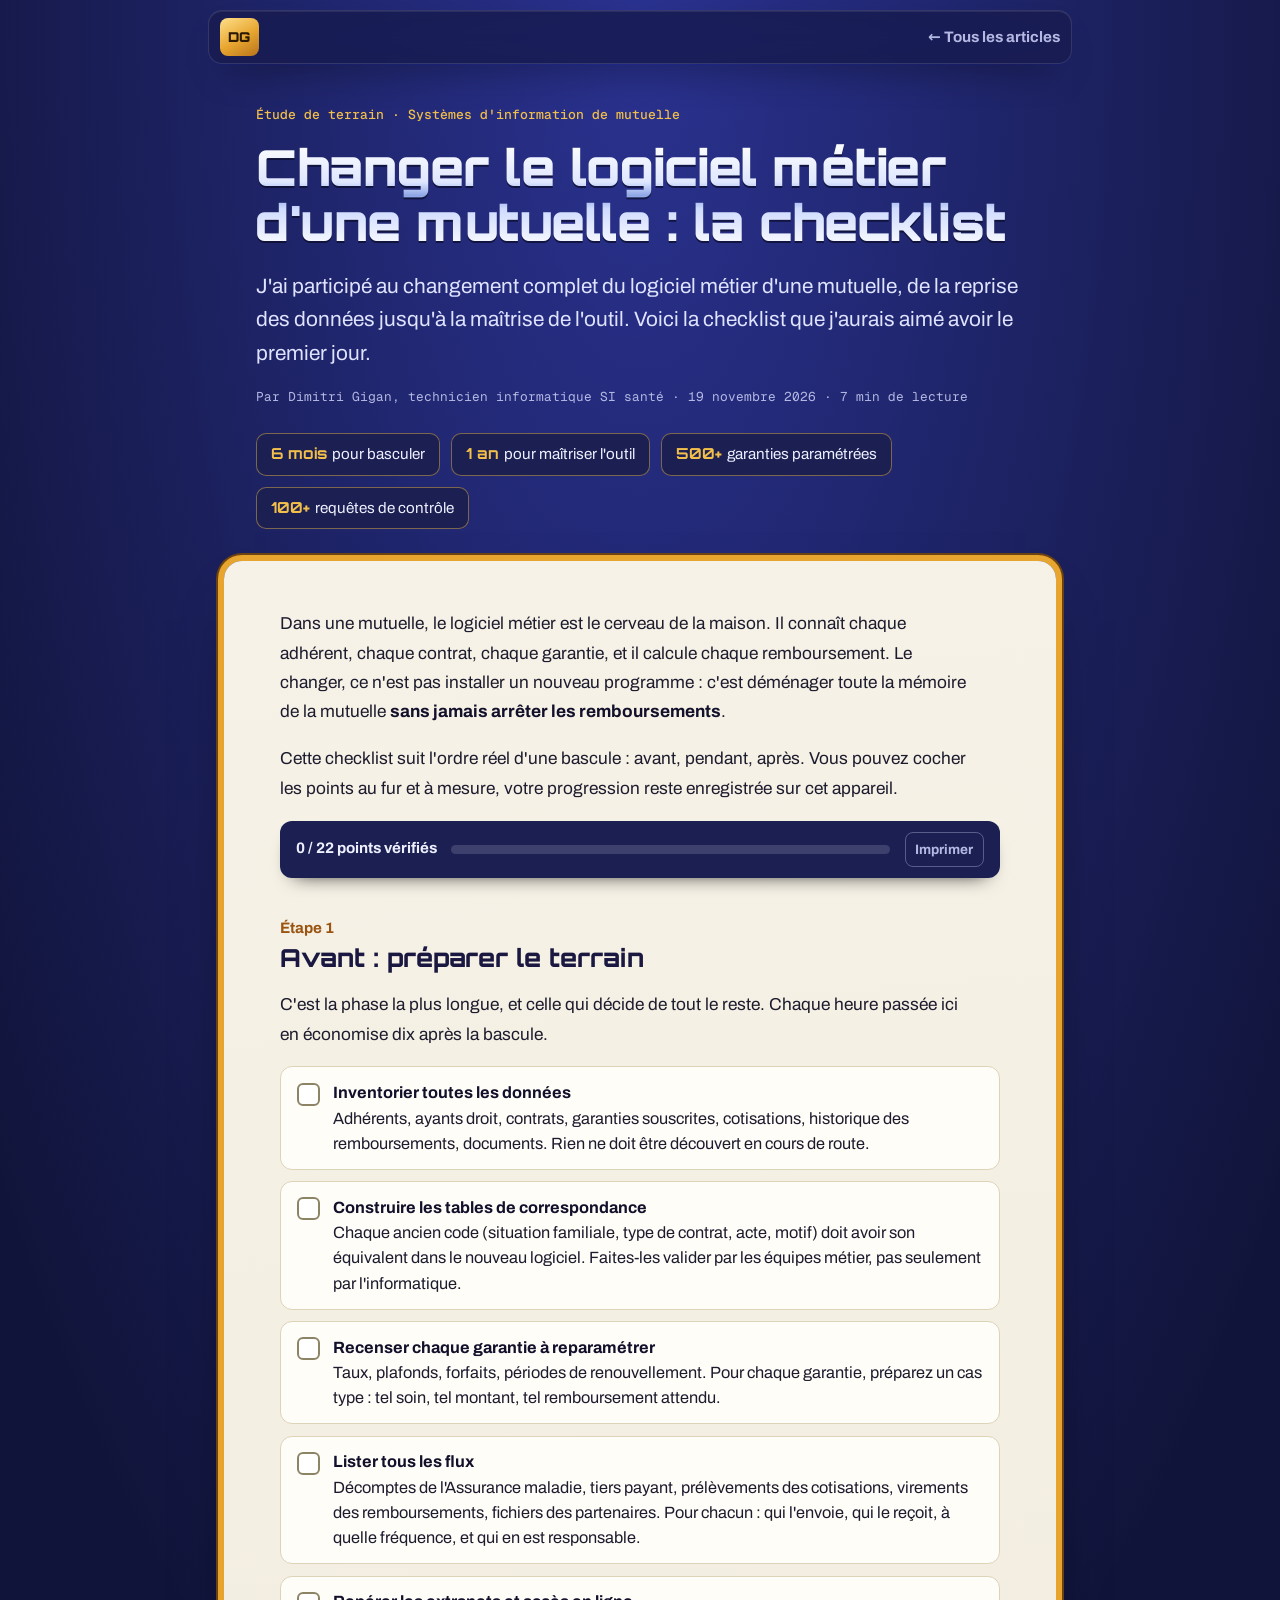
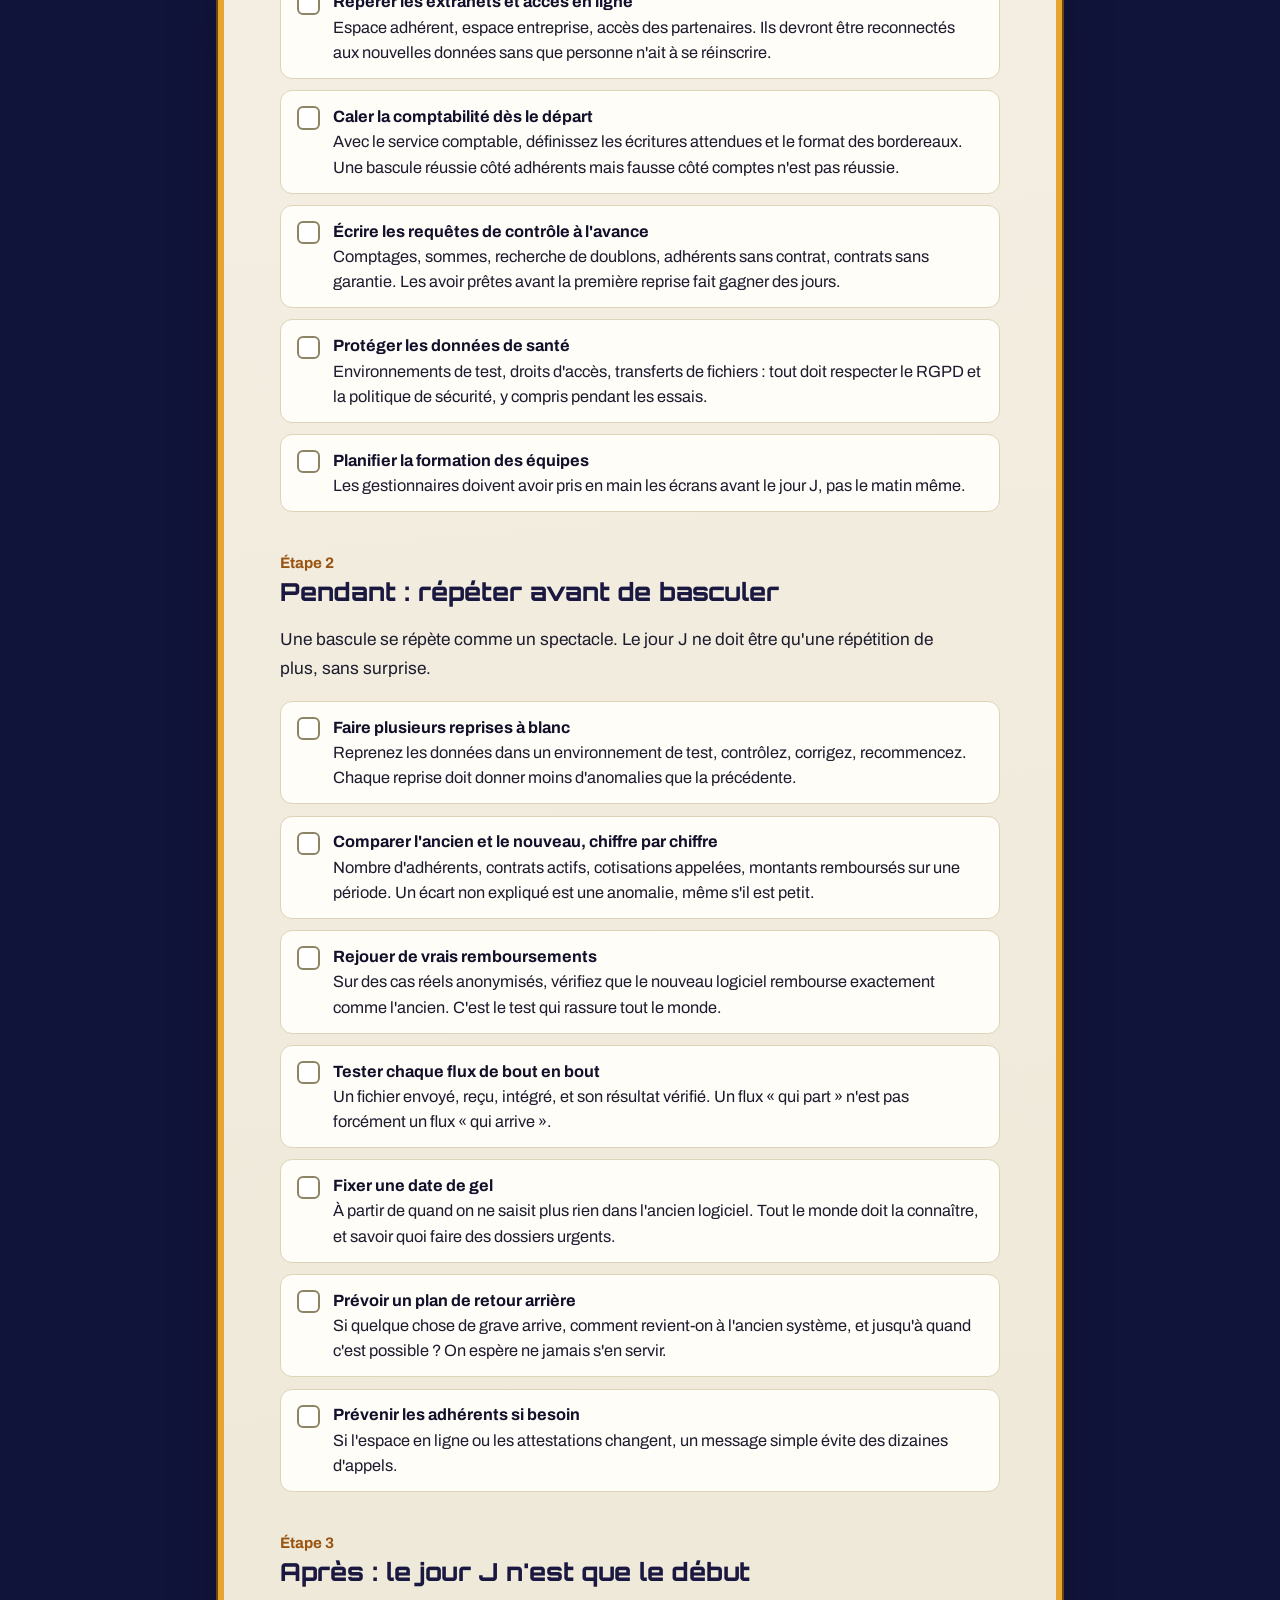
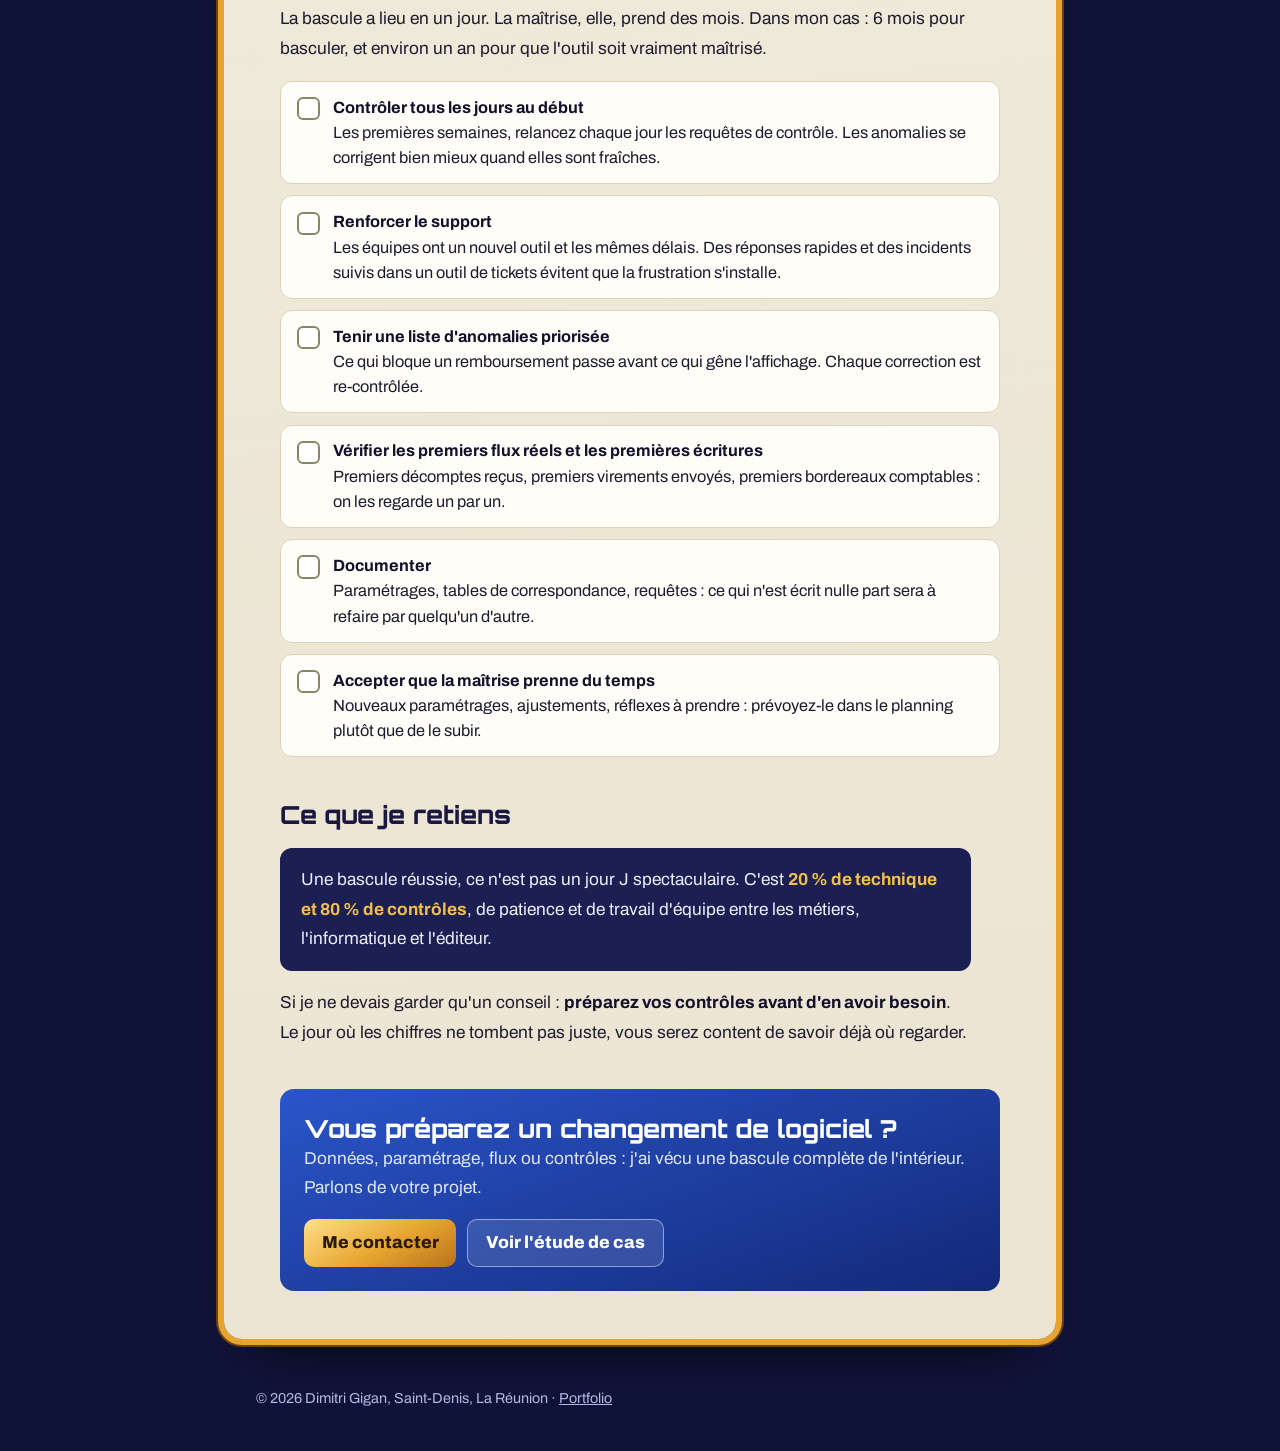
<file: articles/changer-logiciel-metier-mutuelle.html>
<!doctype html>
<html lang="fr">
<head>
<meta charset="utf-8">
<meta name="viewport" content="width=device-width, initial-scale=1">
<title>Changer le logiciel métier d'une mutuelle : la checklist · Dimitri Gigan</title>
<meta name="description" content="La checklist d'un technicien qui a vécu la bascule complète d'une mutuelle vers un nouveau logiciel métier : données, garanties, flux, extranets, comptabilité, contrôles et accompagnement.">
<link rel="canonical" href="https://dimitrigigan.github.io/articles/changer-logiciel-metier-mutuelle.html">
<meta property="og:type" content="article">
<meta property="og:title" content="Changer le logiciel métier d'une mutuelle : la checklist">
<meta property="og:description" content="6 mois pour basculer, 1 an pour maîtriser l'outil. Les points à vérifier avant, pendant et après la bascule.">
<meta property="og:url" content="https://dimitrigigan.github.io/articles/changer-logiciel-metier-mutuelle.html">
<meta property="og:image" content="https://dimitrigigan.github.io/assets/apercu.jpg">
<meta property="og:image:width" content="1200">
<meta property="og:image:height" content="630">
<meta name="twitter:card" content="summary_large_image">
<meta property="og:locale" content="fr_FR">
<meta name="theme-color" content="#11143a">
<link rel="icon" href="../assets/favicon.svg" type="image/svg+xml">
<link rel="preload" href="../assets/fonts/archivo-latin-wdth-normal.woff2" as="font" type="font/woff2" crossorigin>
<script type="application/ld+json">
{
  "@context": "https://schema.org",
  "@type": "Article",
  "headline": "Changer le logiciel métier d'une mutuelle : la checklist",
  "description": "Les points à vérifier avant, pendant et après la bascule d'une mutuelle vers un nouveau logiciel métier.",
  "inLanguage": "fr",
  "datePublished": "2026-11-19",
  "dateModified": "2026-11-19",
  "image": "https://dimitrigigan.github.io/assets/apercu.jpg",
  "mainEntityOfPage": "https://dimitrigigan.github.io/articles/changer-logiciel-metier-mutuelle.html",
  "author": { "@type": "Person", "name": "Dimitri Gigan", "url": "https://dimitrigigan.github.io/" }
}
</script>
<link rel="stylesheet" href="../assets/article.css">
</head>
<body>
<a class="skip" href="#article">Aller à l'article</a>
<header class="top">
  <a class="mono" href="../" aria-label="Retour au portfolio de Dimitri Gigan">DG</a>
  <a class="retour" href="./">← Tous les articles</a>
</header>

<header class="entete">
  <p class="rubrique">Étude de terrain · Systèmes d'information de mutuelle</p>
  <h1>Changer le logiciel métier d'une mutuelle : la checklist</h1>
  <p class="chapeau">J'ai participé au changement complet du logiciel métier d'une mutuelle, de la reprise des données jusqu'à la maîtrise de l'outil. Voici la checklist que j'aurais aimé avoir le premier jour.</p>
  <p class="meta">Par Dimitri Gigan, technicien informatique SI santé · 19 novembre 2026 · 7 min de lecture</p>
  <div class="chiffres" aria-label="Le projet en chiffres">
    <span><b>6 mois</b>pour basculer</span>
    <span><b>1 an</b>pour maîtriser l'outil</span>
    <span><b>500+</b>garanties paramétrées</span>
    <span><b>100+</b>requêtes de contrôle</span>
  </div>
</header>

<main id="article" class="papier">
  <p>Dans une mutuelle, le logiciel métier est le cerveau de la maison. Il connaît chaque adhérent, chaque contrat, chaque garantie, et il calcule chaque remboursement. Le changer, ce n'est pas installer un nouveau programme : c'est déménager toute la mémoire de la mutuelle <strong>sans jamais arrêter les remboursements</strong>.</p>
  <p>Cette checklist suit l'ordre réel d'une bascule : avant, pendant, après. Vous pouvez cocher les points au fur et à mesure, votre progression reste enregistrée sur cet appareil.</p>

  <div class="progression" role="status" aria-live="polite">
    <span class="compte">0 / 0 points vérifiés</span>
    <span class="barre" aria-hidden="true"><span></span></span>
    <button type="button" data-action="imprimer">Imprimer</button>
  </div>

  <h2><span class="etape">Étape 1</span>Avant : préparer le terrain</h2>
  <p>C'est la phase la plus longue, et celle qui décide de tout le reste. Chaque heure passée ici en économise dix après la bascule.</p>
  <ul class="liste">
    <li><label><input type="checkbox" name="a1"><span><b>Inventorier toutes les données</b>Adhérents, ayants droit, contrats, garanties souscrites, cotisations, historique des remboursements, documents. Rien ne doit être découvert en cours de route.</span></label></li>
    <li><label><input type="checkbox" name="a2"><span><b>Construire les tables de correspondance</b>Chaque ancien code (situation familiale, type de contrat, acte, motif) doit avoir son équivalent dans le nouveau logiciel. Faites-les valider par les équipes métier, pas seulement par l'informatique.</span></label></li>
    <li><label><input type="checkbox" name="a3"><span><b>Recenser chaque garantie à reparamétrer</b>Taux, plafonds, forfaits, périodes de renouvellement. Pour chaque garantie, préparez un cas type : tel soin, tel montant, tel remboursement attendu.</span></label></li>
    <li><label><input type="checkbox" name="a4"><span><b>Lister tous les flux</b>Décomptes de l'Assurance maladie, tiers payant, prélèvements des cotisations, virements des remboursements, fichiers des partenaires. Pour chacun : qui l'envoie, qui le reçoit, à quelle fréquence, et qui en est responsable.</span></label></li>
    <li><label><input type="checkbox" name="a5"><span><b>Repérer les extranets et accès en ligne</b>Espace adhérent, espace entreprise, accès des partenaires. Ils devront être reconnectés aux nouvelles données sans que personne n'ait à se réinscrire.</span></label></li>
    <li><label><input type="checkbox" name="a6"><span><b>Caler la comptabilité dès le départ</b>Avec le service comptable, définissez les écritures attendues et le format des bordereaux. Une bascule réussie côté adhérents mais fausse côté comptes n'est pas réussie.</span></label></li>
    <li><label><input type="checkbox" name="a7"><span><b>Écrire les requêtes de contrôle à l'avance</b>Comptages, sommes, recherche de doublons, adhérents sans contrat, contrats sans garantie. Les avoir prêtes avant la première reprise fait gagner des jours.</span></label></li>
    <li><label><input type="checkbox" name="a8"><span><b>Protéger les données de santé</b>Environnements de test, droits d'accès, transferts de fichiers : tout doit respecter le RGPD et la politique de sécurité, y compris pendant les essais.</span></label></li>
    <li><label><input type="checkbox" name="a9"><span><b>Planifier la formation des équipes</b>Les gestionnaires doivent avoir pris en main les écrans avant le jour J, pas le matin même.</span></label></li>
  </ul>

  <h2><span class="etape">Étape 2</span>Pendant : répéter avant de basculer</h2>
  <p>Une bascule se répète comme un spectacle. Le jour J ne doit être qu'une répétition de plus, sans surprise.</p>
  <ul class="liste">
    <li><label><input type="checkbox" name="b1"><span><b>Faire plusieurs reprises à blanc</b>Reprenez les données dans un environnement de test, contrôlez, corrigez, recommencez. Chaque reprise doit donner moins d'anomalies que la précédente.</span></label></li>
    <li><label><input type="checkbox" name="b2"><span><b>Comparer l'ancien et le nouveau, chiffre par chiffre</b>Nombre d'adhérents, contrats actifs, cotisations appelées, montants remboursés sur une période. Un écart non expliqué est une anomalie, même s'il est petit.</span></label></li>
    <li><label><input type="checkbox" name="b3"><span><b>Rejouer de vrais remboursements</b>Sur des cas réels anonymisés, vérifiez que le nouveau logiciel rembourse exactement comme l'ancien. C'est le test qui rassure tout le monde.</span></label></li>
    <li><label><input type="checkbox" name="b4"><span><b>Tester chaque flux de bout en bout</b>Un fichier envoyé, reçu, intégré, et son résultat vérifié. Un flux « qui part » n'est pas forcément un flux « qui arrive ».</span></label></li>
    <li><label><input type="checkbox" name="b5"><span><b>Fixer une date de gel</b>À partir de quand on ne saisit plus rien dans l'ancien logiciel. Tout le monde doit la connaître, et savoir quoi faire des dossiers urgents.</span></label></li>
    <li><label><input type="checkbox" name="b6"><span><b>Prévoir un plan de retour arrière</b>Si quelque chose de grave arrive, comment revient-on à l'ancien système, et jusqu'à quand c'est possible ? On espère ne jamais s'en servir.</span></label></li>
    <li><label><input type="checkbox" name="b7"><span><b>Prévenir les adhérents si besoin</b>Si l'espace en ligne ou les attestations changent, un message simple évite des dizaines d'appels.</span></label></li>
  </ul>

  <h2><span class="etape">Étape 3</span>Après : le jour J n'est que le début</h2>
  <p>La bascule a lieu en un jour. La maîtrise, elle, prend des mois. Dans mon cas : 6 mois pour basculer, et environ un an pour que l'outil soit vraiment maîtrisé.</p>
  <ul class="liste">
    <li><label><input type="checkbox" name="c1"><span><b>Contrôler tous les jours au début</b>Les premières semaines, relancez chaque jour les requêtes de contrôle. Les anomalies se corrigent bien mieux quand elles sont fraîches.</span></label></li>
    <li><label><input type="checkbox" name="c2"><span><b>Renforcer le support</b>Les équipes ont un nouvel outil et les mêmes délais. Des réponses rapides et des incidents suivis dans un outil de tickets évitent que la frustration s'installe.</span></label></li>
    <li><label><input type="checkbox" name="c3"><span><b>Tenir une liste d'anomalies priorisée</b>Ce qui bloque un remboursement passe avant ce qui gêne l'affichage. Chaque correction est re-contrôlée.</span></label></li>
    <li><label><input type="checkbox" name="c4"><span><b>Vérifier les premiers flux réels et les premières écritures</b>Premiers décomptes reçus, premiers virements envoyés, premiers bordereaux comptables : on les regarde un par un.</span></label></li>
    <li><label><input type="checkbox" name="c5"><span><b>Documenter</b>Paramétrages, tables de correspondance, requêtes : ce qui n'est écrit nulle part sera à refaire par quelqu'un d'autre.</span></label></li>
    <li><label><input type="checkbox" name="c6"><span><b>Accepter que la maîtrise prenne du temps</b>Nouveaux paramétrages, ajustements, réflexes à prendre : prévoyez-le dans le planning plutôt que de le subir.</span></label></li>
  </ul>

  <h2>Ce que je retiens</h2>
  <p class="encart">Une bascule réussie, ce n'est pas un jour J spectaculaire. C'est <b>20 % de technique et 80 % de contrôles</b>, de patience et de travail d'équipe entre les métiers, l'informatique et l'éditeur.</p>
  <p>Si je ne devais garder qu'un conseil : <strong>préparez vos contrôles avant d'en avoir besoin</strong>. Le jour où les chiffres ne tombent pas juste, vous serez content de savoir déjà où regarder.</p>

  <section class="cta" aria-labelledby="cta-titre">
    <h2 id="cta-titre">Vous préparez un changement de logiciel ?</h2>
    <p>Données, paramétrage, flux ou contrôles : j'ai vécu une bascule complète de l'intérieur. Parlons de votre projet.</p>
    <div class="boutons">
      <a class="btn btn--or" href="../#contact">Me contacter</a>
      <a class="btn btn--clair" href="../#bascule">Voir l'étude de cas</a>
    </div>
  </section>
</main>

<footer>
  <p>© 2026 Dimitri Gigan, Saint-Denis, La Réunion · <a href="../">Portfolio</a></p>
</footer>

<script>
(() => {
  const CLE = "dg-checklist-bascule";
  const cases = [...document.querySelectorAll('.liste input[type="checkbox"]')];
  const compte = document.querySelector(".progression .compte");
  const barre = document.querySelector(".progression .barre span");
  let etat = {};
  try { etat = JSON.parse(localStorage.getItem(CLE)) || {}; } catch { etat = {}; }
  const maj = () => {
    const n = cases.filter(c => c.checked).length;
    compte.textContent = `${n} / ${cases.length} points vérifiés`;
    barre.style.width = (n / cases.length * 100) + "%";
  };
  cases.forEach(c => {
    c.checked = !!etat[c.name];
    c.addEventListener("change", () => {
      etat[c.name] = c.checked;
      try { localStorage.setItem(CLE, JSON.stringify(etat)); } catch {}
      maj();
    });
  });
  document.querySelector('[data-action="imprimer"]').addEventListener("click", () => window.print());
  maj();
})();
</script>
<script data-goatcounter="https://dimitrigigan.goatcounter.com/count" async src="https://gc.zgo.at/count.js"></script>
</body>
</html>
</file>
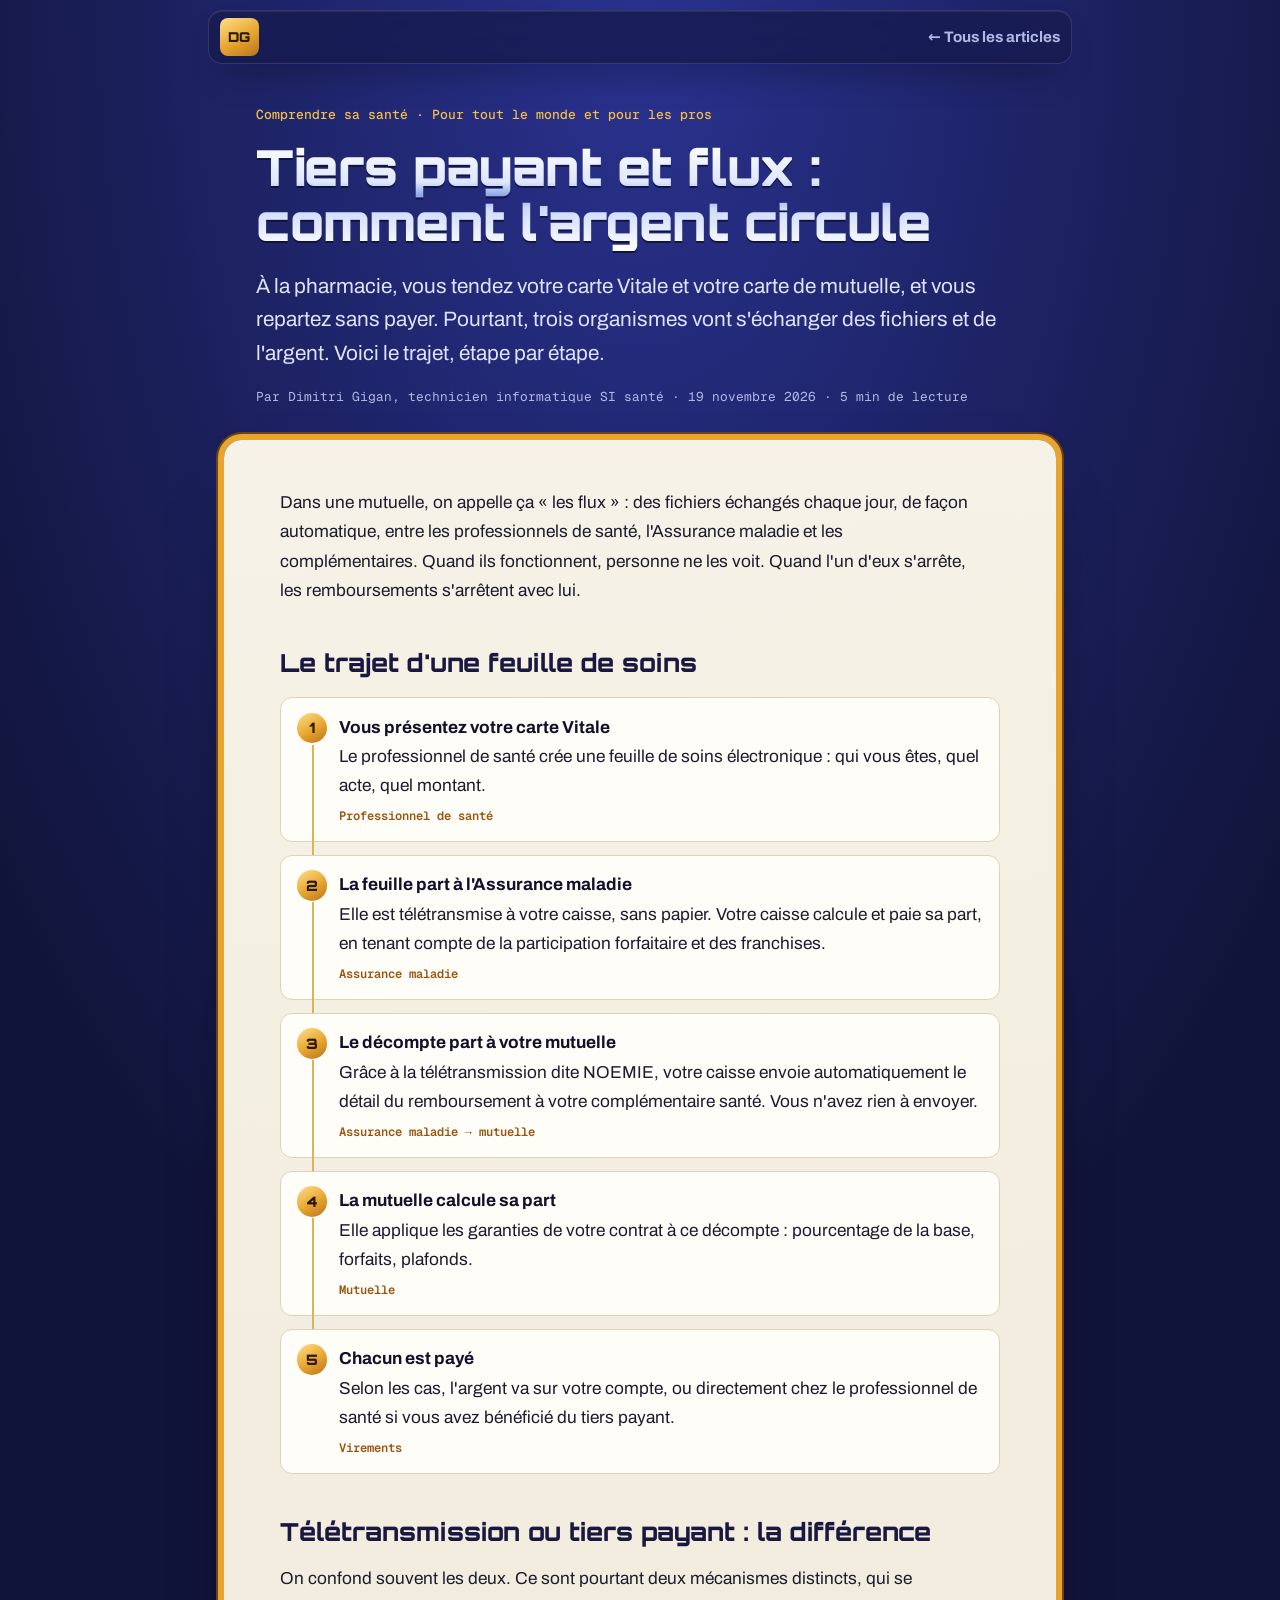
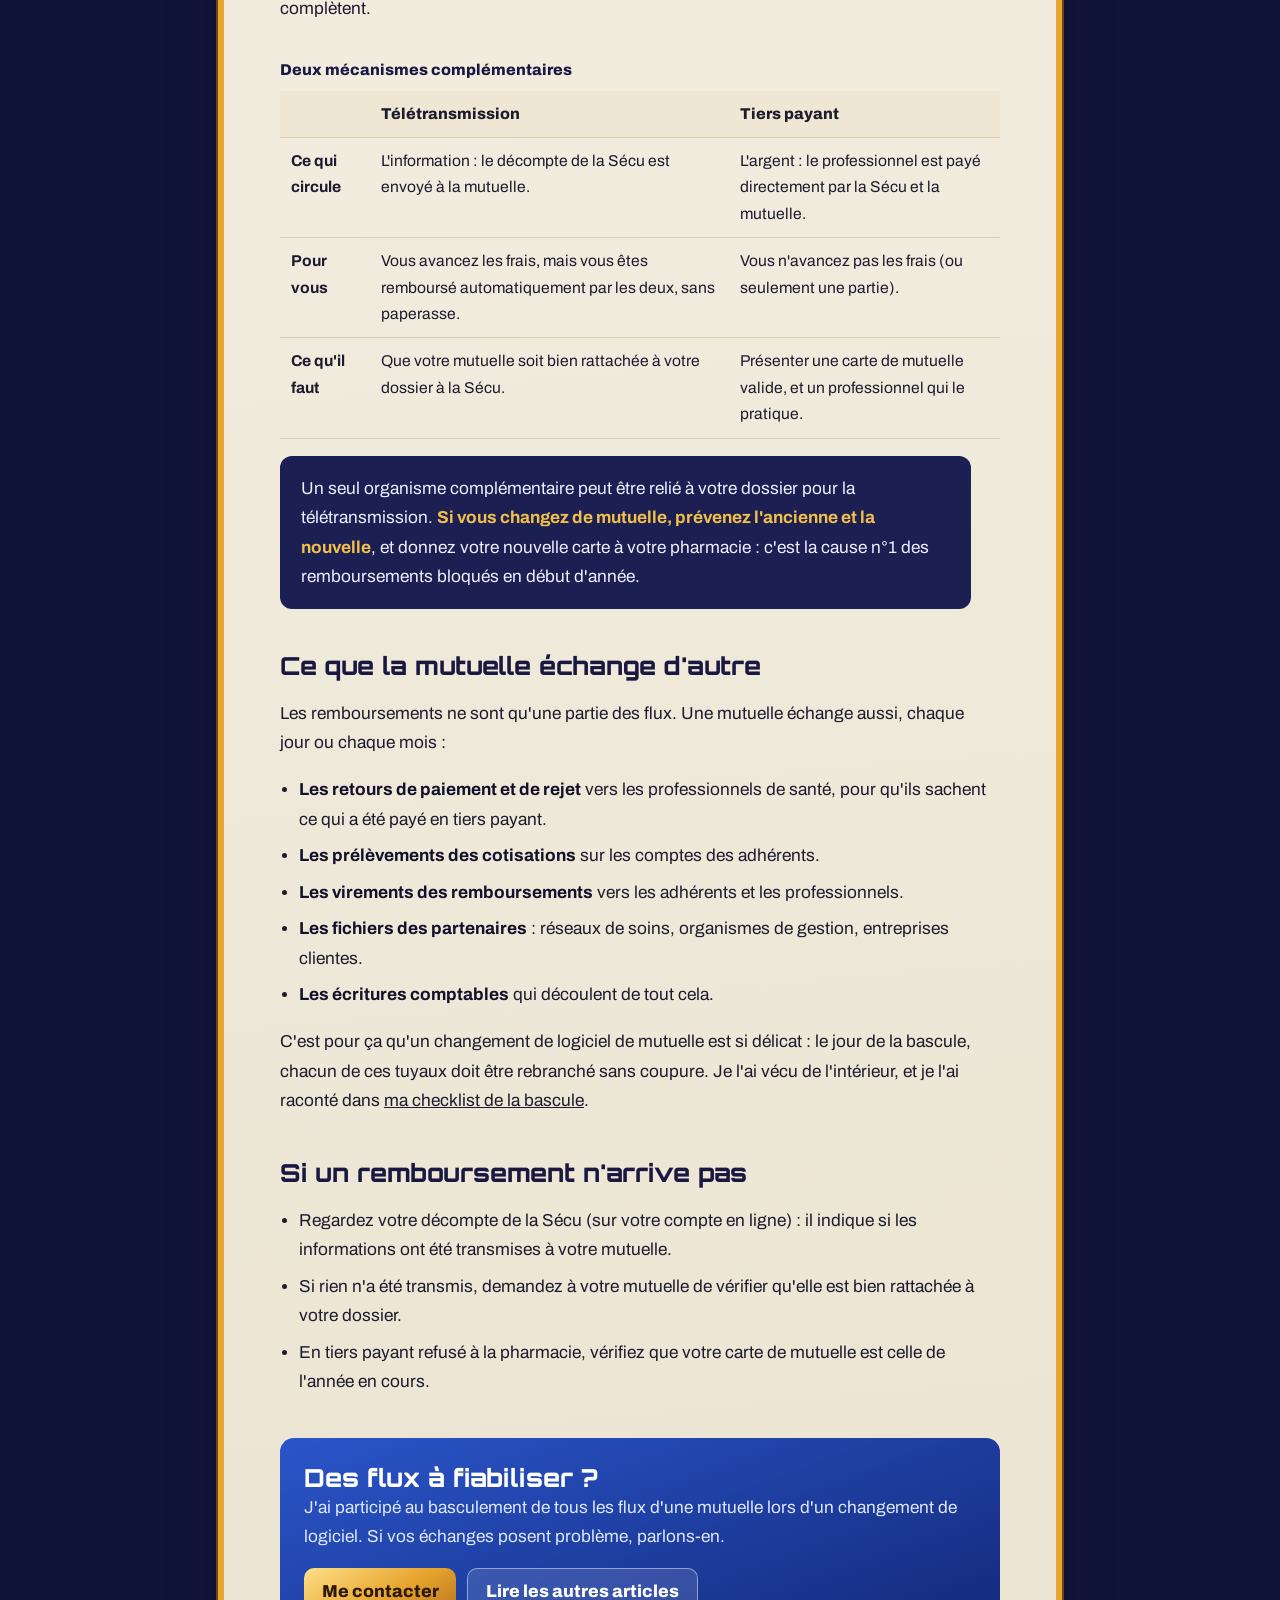
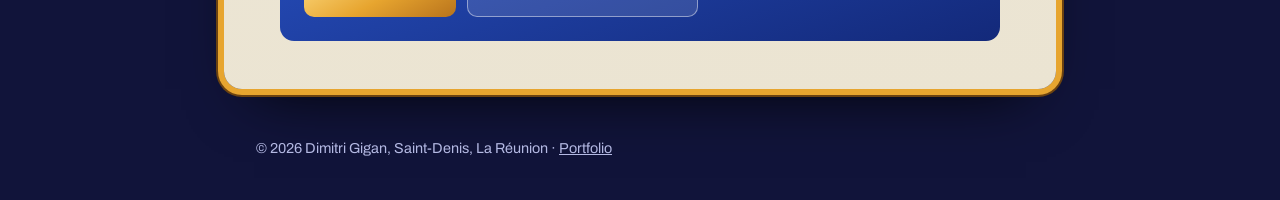
<file: articles/flux-tiers-payant.html>
<!doctype html>
<html lang="fr">
<head>
<meta charset="utf-8">
<meta name="viewport" content="width=device-width, initial-scale=1">
<title>Tiers payant et flux : comment l'argent circule entre la Sécu, la mutuelle et la pharmacie · Dimitri Gigan</title>
<meta name="description" content="Carte Vitale, feuille de soins électronique, télétransmission NOEMIE, tiers payant : le trajet d'un remboursement santé expliqué étape par étape.">
<link rel="canonical" href="https://dimitrigigan.github.io/articles/flux-tiers-payant.html">
<meta property="og:type" content="article">
<meta property="og:title" content="Tiers payant et flux : comment l'argent circule en santé">
<meta property="og:description" content="Ce qui se passe entre le moment où vous tendez votre carte Vitale et celui où tout le monde est payé.">
<meta property="og:url" content="https://dimitrigigan.github.io/articles/flux-tiers-payant.html">
<meta property="og:image" content="https://dimitrigigan.github.io/assets/apercu.jpg">
<meta property="og:image:width" content="1200">
<meta property="og:image:height" content="630">
<meta name="twitter:card" content="summary_large_image">
<meta property="og:locale" content="fr_FR">
<meta name="theme-color" content="#11143a">
<link rel="icon" href="../assets/favicon.svg" type="image/svg+xml">
<link rel="preload" href="../assets/fonts/archivo-latin-wdth-normal.woff2" as="font" type="font/woff2" crossorigin>
<link rel="stylesheet" href="../assets/article.css">
<script type="application/ld+json">
{
  "@context": "https://schema.org",
  "@type": "Article",
  "headline": "Tiers payant et flux : comment l'argent circule entre la Sécu, la mutuelle et la pharmacie",
  "description": "Carte Vitale, feuille de soins électronique, télétransmission NOEMIE et tiers payant expliqués étape par étape.",
  "inLanguage": "fr",
  "datePublished": "2026-11-19",
  "dateModified": "2026-11-19",
  "image": "https://dimitrigigan.github.io/assets/apercu.jpg",
  "mainEntityOfPage": "https://dimitrigigan.github.io/articles/flux-tiers-payant.html",
  "author": { "@type": "Person", "name": "Dimitri Gigan", "url": "https://dimitrigigan.github.io/" }
}
</script>
</head>
<body>
<a class="skip" href="#article">Aller à l'article</a>
<header class="top">
  <a class="mono" href="../" aria-label="Retour au portfolio de Dimitri Gigan">DG</a>
  <a class="retour" href="./">← Tous les articles</a>
</header>

<header class="entete">
  <p class="rubrique">Comprendre sa santé · Pour tout le monde et pour les pros</p>
  <h1>Tiers payant et flux : comment l'argent circule</h1>
  <p class="chapeau">À la pharmacie, vous tendez votre carte Vitale et votre carte de mutuelle, et vous repartez sans payer. Pourtant, trois organismes vont s'échanger des fichiers et de l'argent. Voici le trajet, étape par étape.</p>
  <p class="meta">Par Dimitri Gigan, technicien informatique SI santé · 19 novembre 2026 · 5 min de lecture</p>
</header>

<main id="article" class="papier">
  <p>Dans une mutuelle, on appelle ça « les flux » : des fichiers échangés chaque jour, de façon automatique, entre les professionnels de santé, l'Assurance maladie et les complémentaires. Quand ils fonctionnent, personne ne les voit. Quand l'un d'eux s'arrête, les remboursements s'arrêtent avec lui.</p>

  <h2>Le trajet d'une feuille de soins</h2>
  <ol class="parcours-flux">
    <li><b>Vous présentez votre carte Vitale</b>Le professionnel de santé crée une feuille de soins électronique : qui vous êtes, quel acte, quel montant.<span class="qui">Professionnel de santé</span></li>
    <li><b>La feuille part à l'Assurance maladie</b>Elle est télétransmise à votre caisse, sans papier. Votre caisse calcule et paie sa part, en tenant compte de la participation forfaitaire et des franchises.<span class="qui">Assurance maladie</span></li>
    <li><b>Le décompte part à votre mutuelle</b>Grâce à la télétransmission dite NOEMIE, votre caisse envoie automatiquement le détail du remboursement à votre complémentaire santé. Vous n'avez rien à envoyer.<span class="qui">Assurance maladie → mutuelle</span></li>
    <li><b>La mutuelle calcule sa part</b>Elle applique les garanties de votre contrat à ce décompte : pourcentage de la base, forfaits, plafonds.<span class="qui">Mutuelle</span></li>
    <li><b>Chacun est payé</b>Selon les cas, l'argent va sur votre compte, ou directement chez le professionnel de santé si vous avez bénéficié du tiers payant.<span class="qui">Virements</span></li>
  </ol>

  <h2>Télétransmission ou tiers payant : la différence</h2>
  <p>On confond souvent les deux. Ce sont pourtant deux mécanismes distincts, qui se complètent.</p>
  <div class="defile-tab">
  <table class="tableau">
    <caption>Deux mécanismes complémentaires</caption>
    <thead><tr><th scope="col"></th><th scope="col">Télétransmission</th><th scope="col">Tiers payant</th></tr></thead>
    <tbody>
      <tr><td><b>Ce qui circule</b></td><td>L'information : le décompte de la Sécu est envoyé à la mutuelle.</td><td>L'argent : le professionnel est payé directement par la Sécu et la mutuelle.</td></tr>
      <tr><td><b>Pour vous</b></td><td>Vous avancez les frais, mais vous êtes remboursé automatiquement par les deux, sans paperasse.</td><td>Vous n'avancez pas les frais (ou seulement une partie).</td></tr>
      <tr><td><b>Ce qu'il faut</b></td><td>Que votre mutuelle soit bien rattachée à votre dossier à la Sécu.</td><td>Présenter une carte de mutuelle valide, et un professionnel qui le pratique.</td></tr>
    </tbody>
  </table>
  </div>
  <p class="encart">Un seul organisme complémentaire peut être relié à votre dossier pour la télétransmission. <b>Si vous changez de mutuelle, prévenez l'ancienne et la nouvelle</b>, et donnez votre nouvelle carte à votre pharmacie : c'est la cause n°1 des remboursements bloqués en début d'année.</p>

  <h2>Ce que la mutuelle échange d'autre</h2>
  <p>Les remboursements ne sont qu'une partie des flux. Une mutuelle échange aussi, chaque jour ou chaque mois :</p>
  <ul class="points">
    <li><strong>Les retours de paiement et de rejet</strong> vers les professionnels de santé, pour qu'ils sachent ce qui a été payé en tiers payant.</li>
    <li><strong>Les prélèvements des cotisations</strong> sur les comptes des adhérents.</li>
    <li><strong>Les virements des remboursements</strong> vers les adhérents et les professionnels.</li>
    <li><strong>Les fichiers des partenaires</strong> : réseaux de soins, organismes de gestion, entreprises clientes.</li>
    <li><strong>Les écritures comptables</strong> qui découlent de tout cela.</li>
  </ul>
  <p>C'est pour ça qu'un changement de logiciel de mutuelle est si délicat : le jour de la bascule, chacun de ces tuyaux doit être rebranché sans coupure. Je l'ai vécu de l'intérieur, et je l'ai raconté dans <a href="changer-logiciel-metier-mutuelle.html">ma checklist de la bascule</a>.</p>

  <h2>Si un remboursement n'arrive pas</h2>
  <ul class="points">
    <li>Regardez votre décompte de la Sécu (sur votre compte en ligne) : il indique si les informations ont été transmises à votre mutuelle.</li>
    <li>Si rien n'a été transmis, demandez à votre mutuelle de vérifier qu'elle est bien rattachée à votre dossier.</li>
    <li>En tiers payant refusé à la pharmacie, vérifiez que votre carte de mutuelle est celle de l'année en cours.</li>
  </ul>

  <section class="cta" aria-labelledby="cta-titre">
    <h2 id="cta-titre">Des flux à fiabiliser ?</h2>
    <p>J'ai participé au basculement de tous les flux d'une mutuelle lors d'un changement de logiciel. Si vos échanges posent problème, parlons-en.</p>
    <div class="boutons">
      <a class="btn btn--or" href="../#contact">Me contacter</a>
      <a class="btn btn--clair" href="./">Lire les autres articles</a>
    </div>
  </section>
</main>

<footer>
  <p>© 2026 Dimitri Gigan, Saint-Denis, La Réunion · <a href="../">Portfolio</a></p>
</footer>
<script data-goatcounter="https://dimitrigigan.goatcounter.com/count" async src="https://gc.zgo.at/count.js"></script>
</body>
</html>
</file>
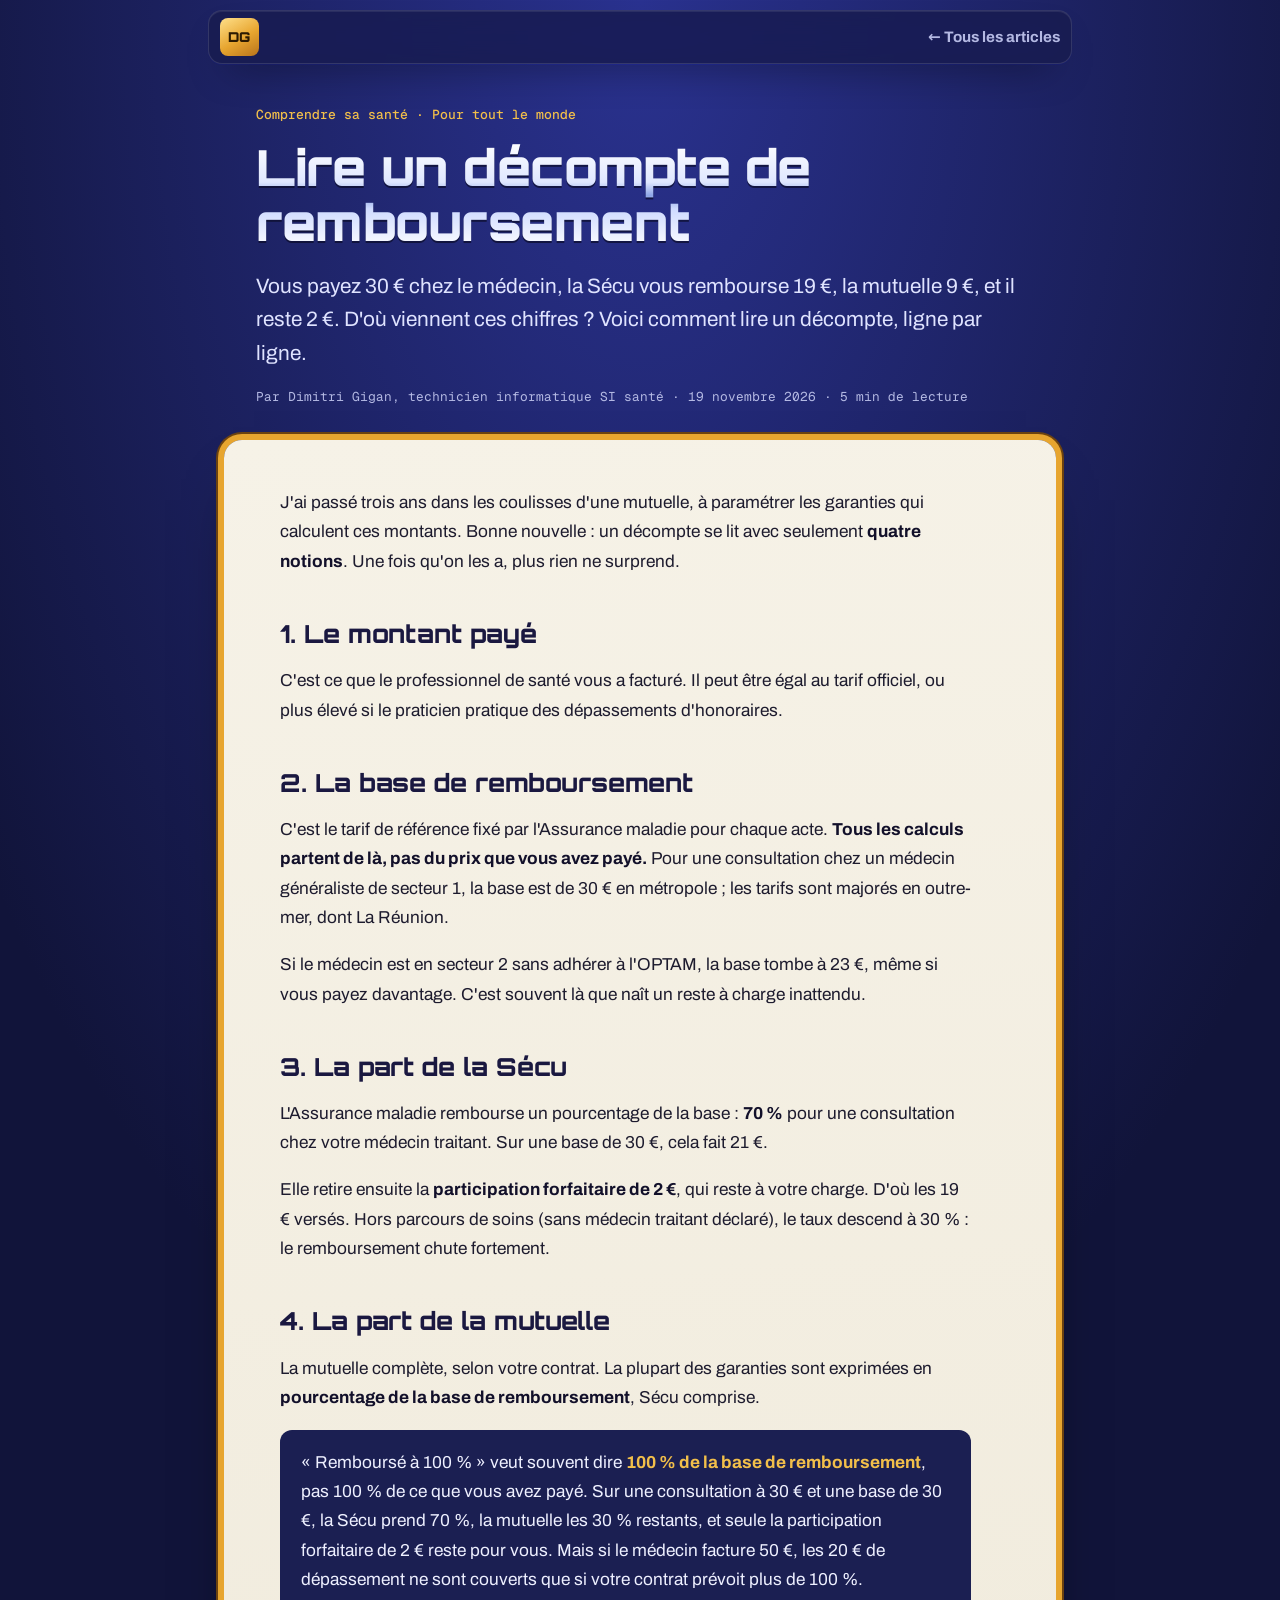
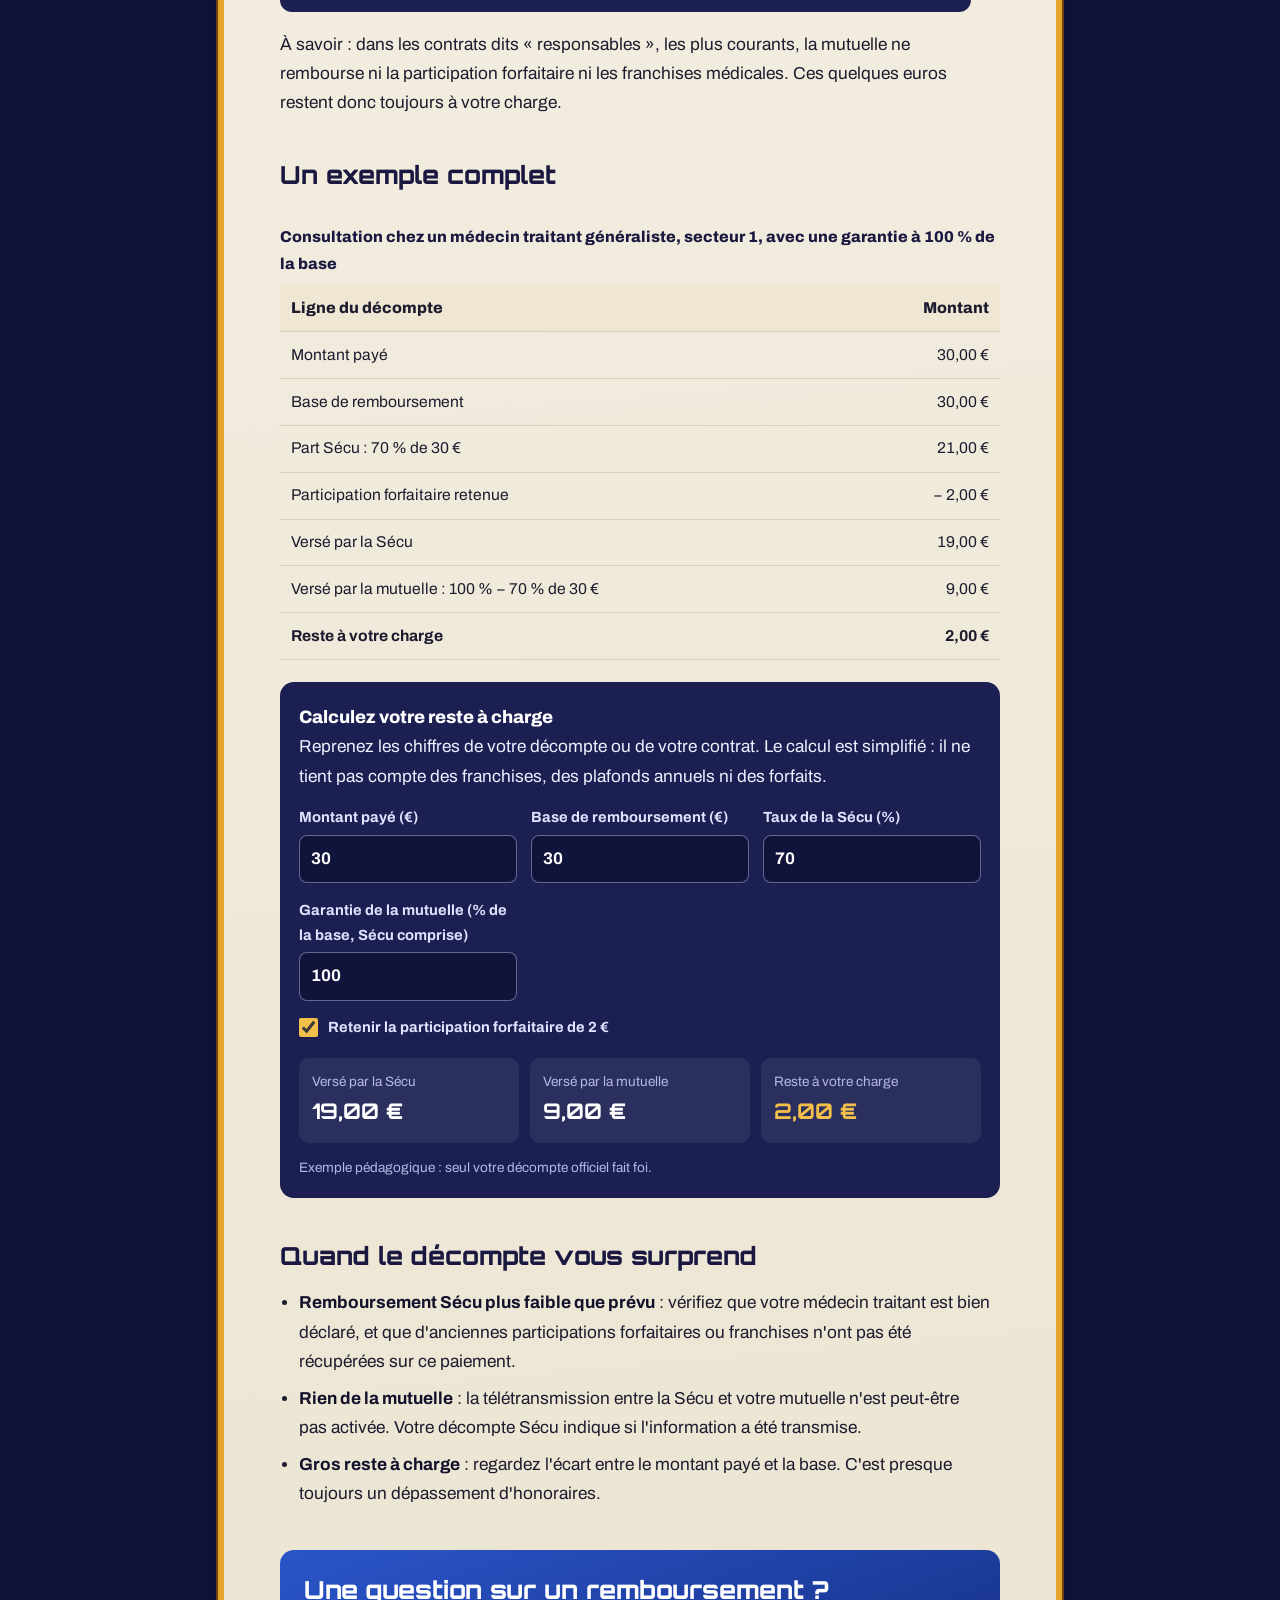
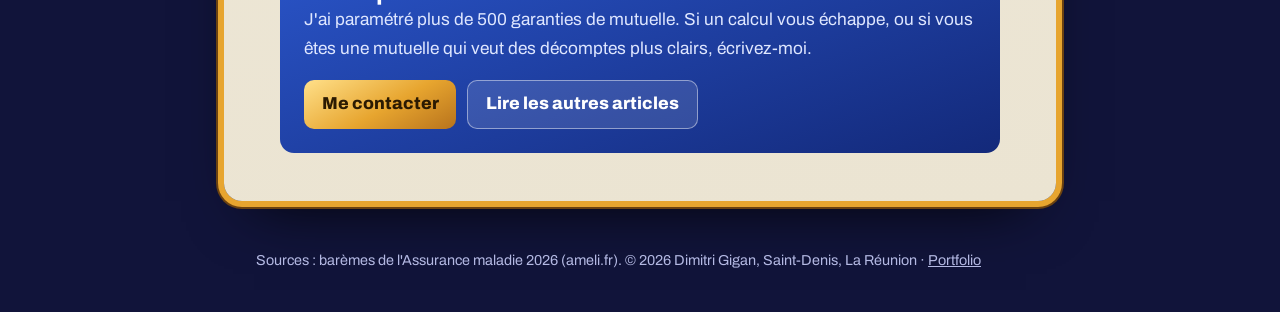
<file: articles/lire-decompte-remboursement.html>
<!doctype html>
<html lang="fr">
<head>
<meta charset="utf-8">
<meta name="viewport" content="width=device-width, initial-scale=1">
<title>Lire un décompte de remboursement : Sécu, mutuelle, reste à charge · Dimitri Gigan</title>
<meta name="description" content="Base de remboursement, part de la Sécu, part de la mutuelle, participation forfaitaire, « 100 % » : comprendre son décompte de remboursement santé, avec un calculateur.">
<link rel="canonical" href="https://dimitrigigan.github.io/articles/lire-decompte-remboursement.html">
<meta property="og:type" content="article">
<meta property="og:title" content="Lire un décompte de remboursement : Sécu, mutuelle, reste à charge">
<meta property="og:description" content="Pourquoi on vous rembourse 19 € sur une consultation à 30 €, et ce que veut vraiment dire « remboursé à 100 % ».">
<meta property="og:url" content="https://dimitrigigan.github.io/articles/lire-decompte-remboursement.html">
<meta property="og:image" content="https://dimitrigigan.github.io/assets/apercu.jpg">
<meta property="og:image:width" content="1200">
<meta property="og:image:height" content="630">
<meta name="twitter:card" content="summary_large_image">
<meta property="og:locale" content="fr_FR">
<meta name="theme-color" content="#11143a">
<link rel="icon" href="../assets/favicon.svg" type="image/svg+xml">
<link rel="preload" href="../assets/fonts/archivo-latin-wdth-normal.woff2" as="font" type="font/woff2" crossorigin>
<link rel="stylesheet" href="../assets/article.css">
<script type="application/ld+json">
{
  "@context": "https://schema.org",
  "@type": "Article",
  "headline": "Lire un décompte de remboursement : Sécu, mutuelle, reste à charge",
  "description": "Comprendre son décompte de remboursement santé : base de remboursement, part de la Sécu, part de la mutuelle, participation forfaitaire.",
  "inLanguage": "fr",
  "datePublished": "2026-11-19",
  "dateModified": "2026-11-19",
  "image": "https://dimitrigigan.github.io/assets/apercu.jpg",
  "mainEntityOfPage": "https://dimitrigigan.github.io/articles/lire-decompte-remboursement.html",
  "author": { "@type": "Person", "name": "Dimitri Gigan", "url": "https://dimitrigigan.github.io/" }
}
</script>
</head>
<body>
<a class="skip" href="#article">Aller à l'article</a>
<header class="top">
  <a class="mono" href="../" aria-label="Retour au portfolio de Dimitri Gigan">DG</a>
  <a class="retour" href="./">← Tous les articles</a>
</header>

<header class="entete">
  <p class="rubrique">Comprendre sa santé · Pour tout le monde</p>
  <h1>Lire un décompte de remboursement</h1>
  <p class="chapeau">Vous payez 30 € chez le médecin, la Sécu vous rembourse 19 €, la mutuelle 9 €, et il reste 2 €. D'où viennent ces chiffres ? Voici comment lire un décompte, ligne par ligne.</p>
  <p class="meta">Par Dimitri Gigan, technicien informatique SI santé · 19 novembre 2026 · 5 min de lecture</p>
</header>

<main id="article" class="papier">
  <p>J'ai passé trois ans dans les coulisses d'une mutuelle, à paramétrer les garanties qui calculent ces montants. Bonne nouvelle : un décompte se lit avec seulement <strong>quatre notions</strong>. Une fois qu'on les a, plus rien ne surprend.</p>

  <h2>1. Le montant payé</h2>
  <p>C'est ce que le professionnel de santé vous a facturé. Il peut être égal au tarif officiel, ou plus élevé si le praticien pratique des dépassements d'honoraires.</p>

  <h2>2. La base de remboursement</h2>
  <p>C'est le tarif de référence fixé par l'Assurance maladie pour chaque acte. <strong>Tous les calculs partent de là, pas du prix que vous avez payé.</strong> Pour une consultation chez un médecin généraliste de secteur 1, la base est de 30 € en métropole ; les tarifs sont majorés en outre-mer, dont La Réunion.</p>
  <p>Si le médecin est en secteur 2 sans adhérer à l'OPTAM, la base tombe à 23 €, même si vous payez davantage. C'est souvent là que naît un reste à charge inattendu.</p>

  <h2>3. La part de la Sécu</h2>
  <p>L'Assurance maladie rembourse un pourcentage de la base : <strong>70 %</strong> pour une consultation chez votre médecin traitant. Sur une base de 30 €, cela fait 21 €.</p>
  <p>Elle retire ensuite la <strong>participation forfaitaire de 2 €</strong>, qui reste à votre charge. D'où les 19 € versés. Hors parcours de soins (sans médecin traitant déclaré), le taux descend à 30 % : le remboursement chute fortement.</p>

  <h2>4. La part de la mutuelle</h2>
  <p>La mutuelle complète, selon votre contrat. La plupart des garanties sont exprimées en <strong>pourcentage de la base de remboursement</strong>, Sécu comprise.</p>
  <p class="encart">« Remboursé à 100 % » veut souvent dire <b>100 % de la base de remboursement</b>, pas 100 % de ce que vous avez payé. Sur une consultation à 30 € et une base de 30 €, la Sécu prend 70 %, la mutuelle les 30 % restants, et seule la participation forfaitaire de 2 € reste pour vous. Mais si le médecin facture 50 €, les 20 € de dépassement ne sont couverts que si votre contrat prévoit plus de 100 %.</p>
  <p>À savoir : dans les contrats dits « responsables », les plus courants, la mutuelle ne rembourse ni la participation forfaitaire ni les franchises médicales. Ces quelques euros restent donc toujours à votre charge.</p>

  <h2>Un exemple complet</h2>
  <div class="defile-tab">
  <table class="tableau">
    <caption>Consultation chez un médecin traitant généraliste, secteur 1, avec une garantie à 100 % de la base</caption>
    <thead><tr><th scope="col">Ligne du décompte</th><th scope="col" class="nb">Montant</th></tr></thead>
    <tbody>
      <tr><td>Montant payé</td><td class="nb">30,00 €</td></tr>
      <tr><td>Base de remboursement</td><td class="nb">30,00 €</td></tr>
      <tr><td>Part Sécu : 70 % de 30 €</td><td class="nb">21,00 €</td></tr>
      <tr><td>Participation forfaitaire retenue</td><td class="nb">− 2,00 €</td></tr>
      <tr><td>Versé par la Sécu</td><td class="nb">19,00 €</td></tr>
      <tr><td>Versé par la mutuelle : 100 % − 70 % de 30 €</td><td class="nb">9,00 €</td></tr>
      <tr><td><b>Reste à votre charge</b></td><td class="nb"><b>2,00 €</b></td></tr>
    </tbody>
  </table>
  </div>

  <section class="calc" aria-labelledby="calc-titre">
    <h3 id="calc-titre">Calculez votre reste à charge</h3>
    <p>Reprenez les chiffres de votre décompte ou de votre contrat. Le calcul est simplifié : il ne tient pas compte des franchises, des plafonds annuels ni des forfaits.</p>
    <div class="champs">
      <label>Montant payé (€)<input type="number" id="paye" value="30" min="0" step="0.01" inputmode="decimal"></label>
      <label>Base de remboursement (€)<input type="number" id="base" value="30" min="0" step="0.01" inputmode="decimal"></label>
      <label>Taux de la Sécu (%)<input type="number" id="taux" value="70" min="0" max="100" step="1" inputmode="numeric"></label>
      <label>Garantie de la mutuelle (% de la base, Sécu comprise)<input type="number" id="garantie" value="100" min="0" max="1000" step="10" inputmode="numeric"></label>
    </div>
    <label class="case"><input type="checkbox" id="pf" checked> Retenir la participation forfaitaire de 2 €</label>
    <div class="resultat" role="status" aria-live="polite">
      <div><span>Versé par la Sécu</span><b id="r-secu">19,00 €</b></div>
      <div><span>Versé par la mutuelle</span><b id="r-mut">9,00 €</b></div>
      <div class="reste"><span>Reste à votre charge</span><b id="r-reste">2,00 €</b></div>
    </div>
    <p class="note">Exemple pédagogique : seul votre décompte officiel fait foi.</p>
  </section>

  <h2>Quand le décompte vous surprend</h2>
  <ul class="points">
    <li><strong>Remboursement Sécu plus faible que prévu</strong> : vérifiez que votre médecin traitant est bien déclaré, et que d'anciennes participations forfaitaires ou franchises n'ont pas été récupérées sur ce paiement.</li>
    <li><strong>Rien de la mutuelle</strong> : la télétransmission entre la Sécu et votre mutuelle n'est peut-être pas activée. Votre décompte Sécu indique si l'information a été transmise.</li>
    <li><strong>Gros reste à charge</strong> : regardez l'écart entre le montant payé et la base. C'est presque toujours un dépassement d'honoraires.</li>
  </ul>

  <section class="cta" aria-labelledby="cta-titre">
    <h2 id="cta-titre">Une question sur un remboursement ?</h2>
    <p>J'ai paramétré plus de 500 garanties de mutuelle. Si un calcul vous échappe, ou si vous êtes une mutuelle qui veut des décomptes plus clairs, écrivez-moi.</p>
    <div class="boutons">
      <a class="btn btn--or" href="../#contact">Me contacter</a>
      <a class="btn btn--clair" href="./">Lire les autres articles</a>
    </div>
  </section>
</main>

<footer>
  <p>Sources : barèmes de l'Assurance maladie 2026 (ameli.fr). © 2026 Dimitri Gigan, Saint-Denis, La Réunion · <a href="../">Portfolio</a></p>
</footer>

<script>
(() => {
  const $ = id => document.getElementById(id);
  const euros = n => n.toLocaleString("fr-FR", { minimumFractionDigits: 2, maximumFractionDigits: 2 }) + " €";
  const lire = id => Math.max(0, parseFloat(String($(id).value).replace(",", ".")) || 0);
  function calculer() {
    const paye = lire("paye"), base = lire("base"), taux = Math.min(100, lire("taux")) / 100, garantie = lire("garantie") / 100;
    const pf = $("pf").checked ? 2 : 0;
    const partSecu = base * taux;
    const verseSecu = Math.max(0, partSecu - pf);
    const plafondMut = Math.max(0, base * garantie - partSecu);
    const besoin = Math.max(0, paye - partSecu);
    const verseMut = Math.min(plafondMut, besoin);
    const reste = Math.max(0, paye - verseSecu - verseMut);
    $("r-secu").textContent = euros(verseSecu);
    $("r-mut").textContent = euros(verseMut);
    $("r-reste").textContent = euros(reste);
  }
  ["paye", "base", "taux", "garantie", "pf"].forEach(id => $(id).addEventListener("input", calculer));
  calculer();
})();
</script>
<script data-goatcounter="https://dimitrigigan.goatcounter.com/count" async src="https://gc.zgo.at/count.js"></script>
</body>
</html>
</file>
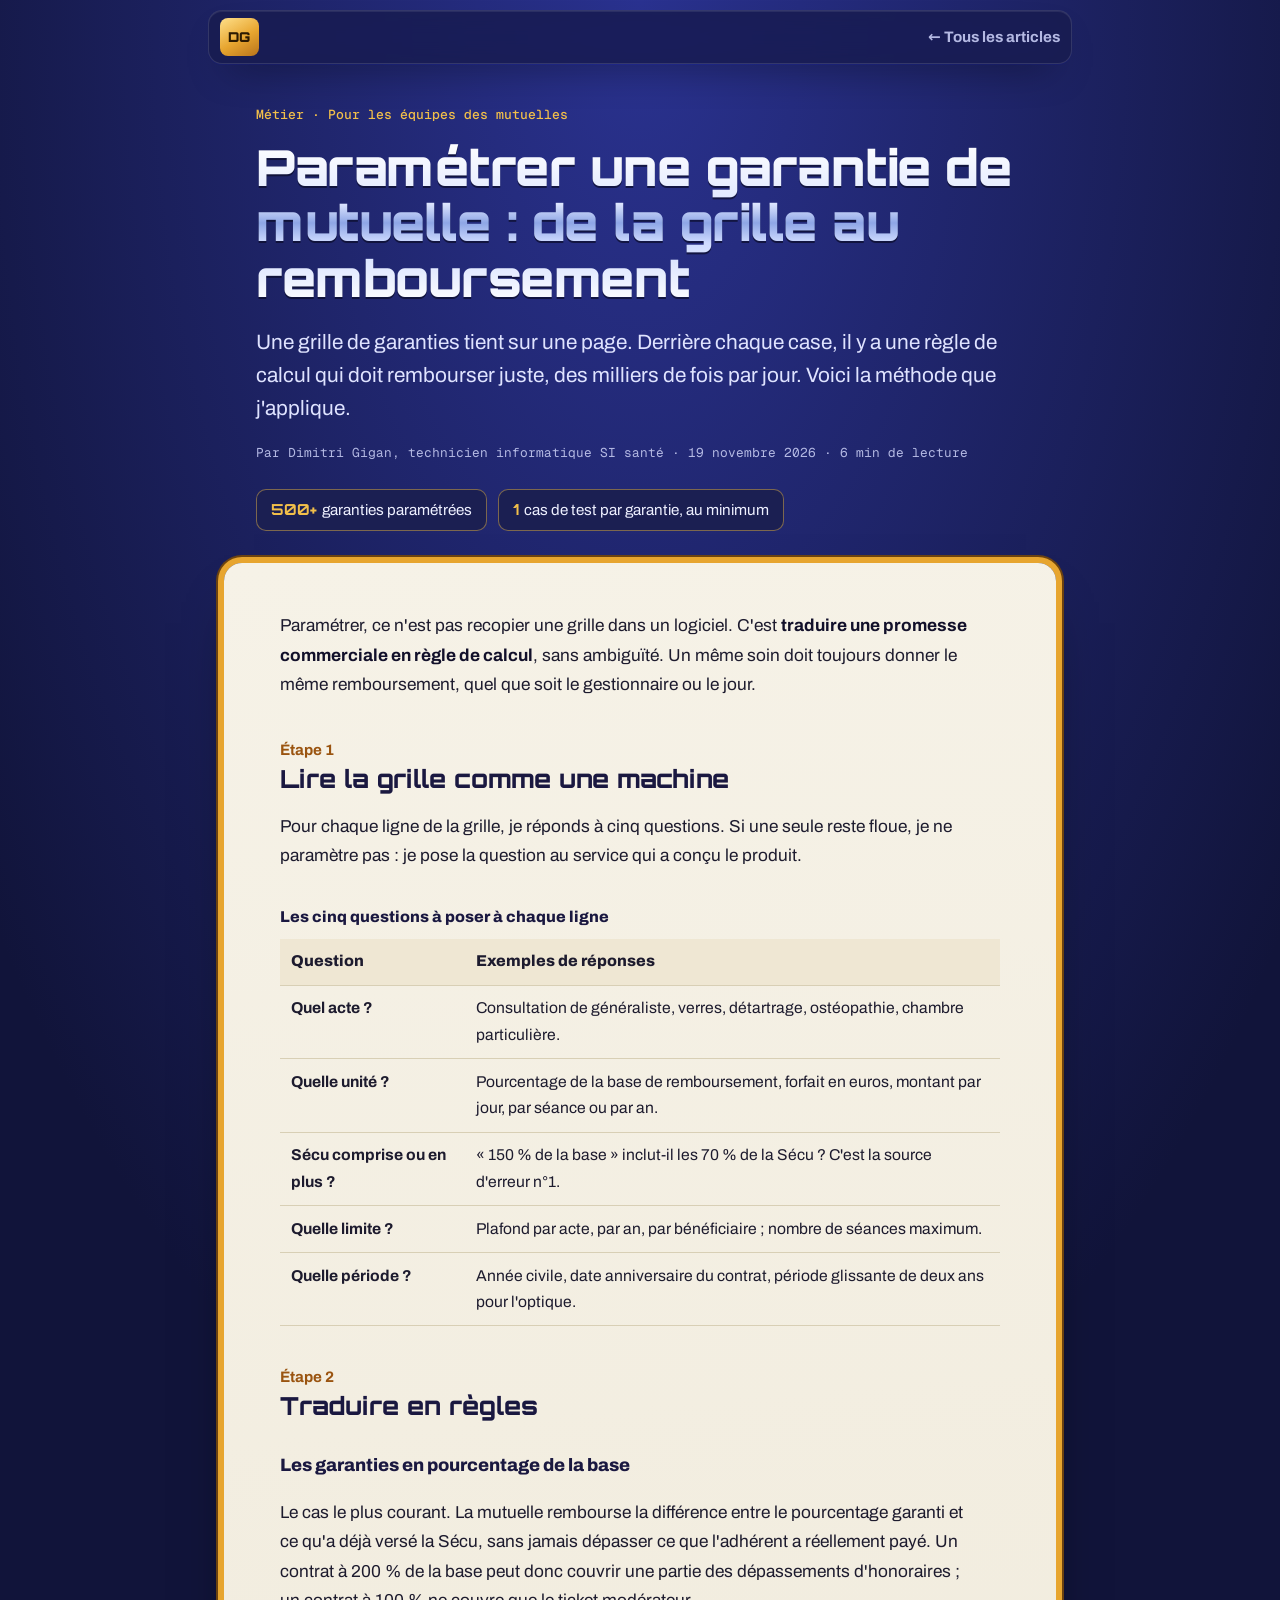
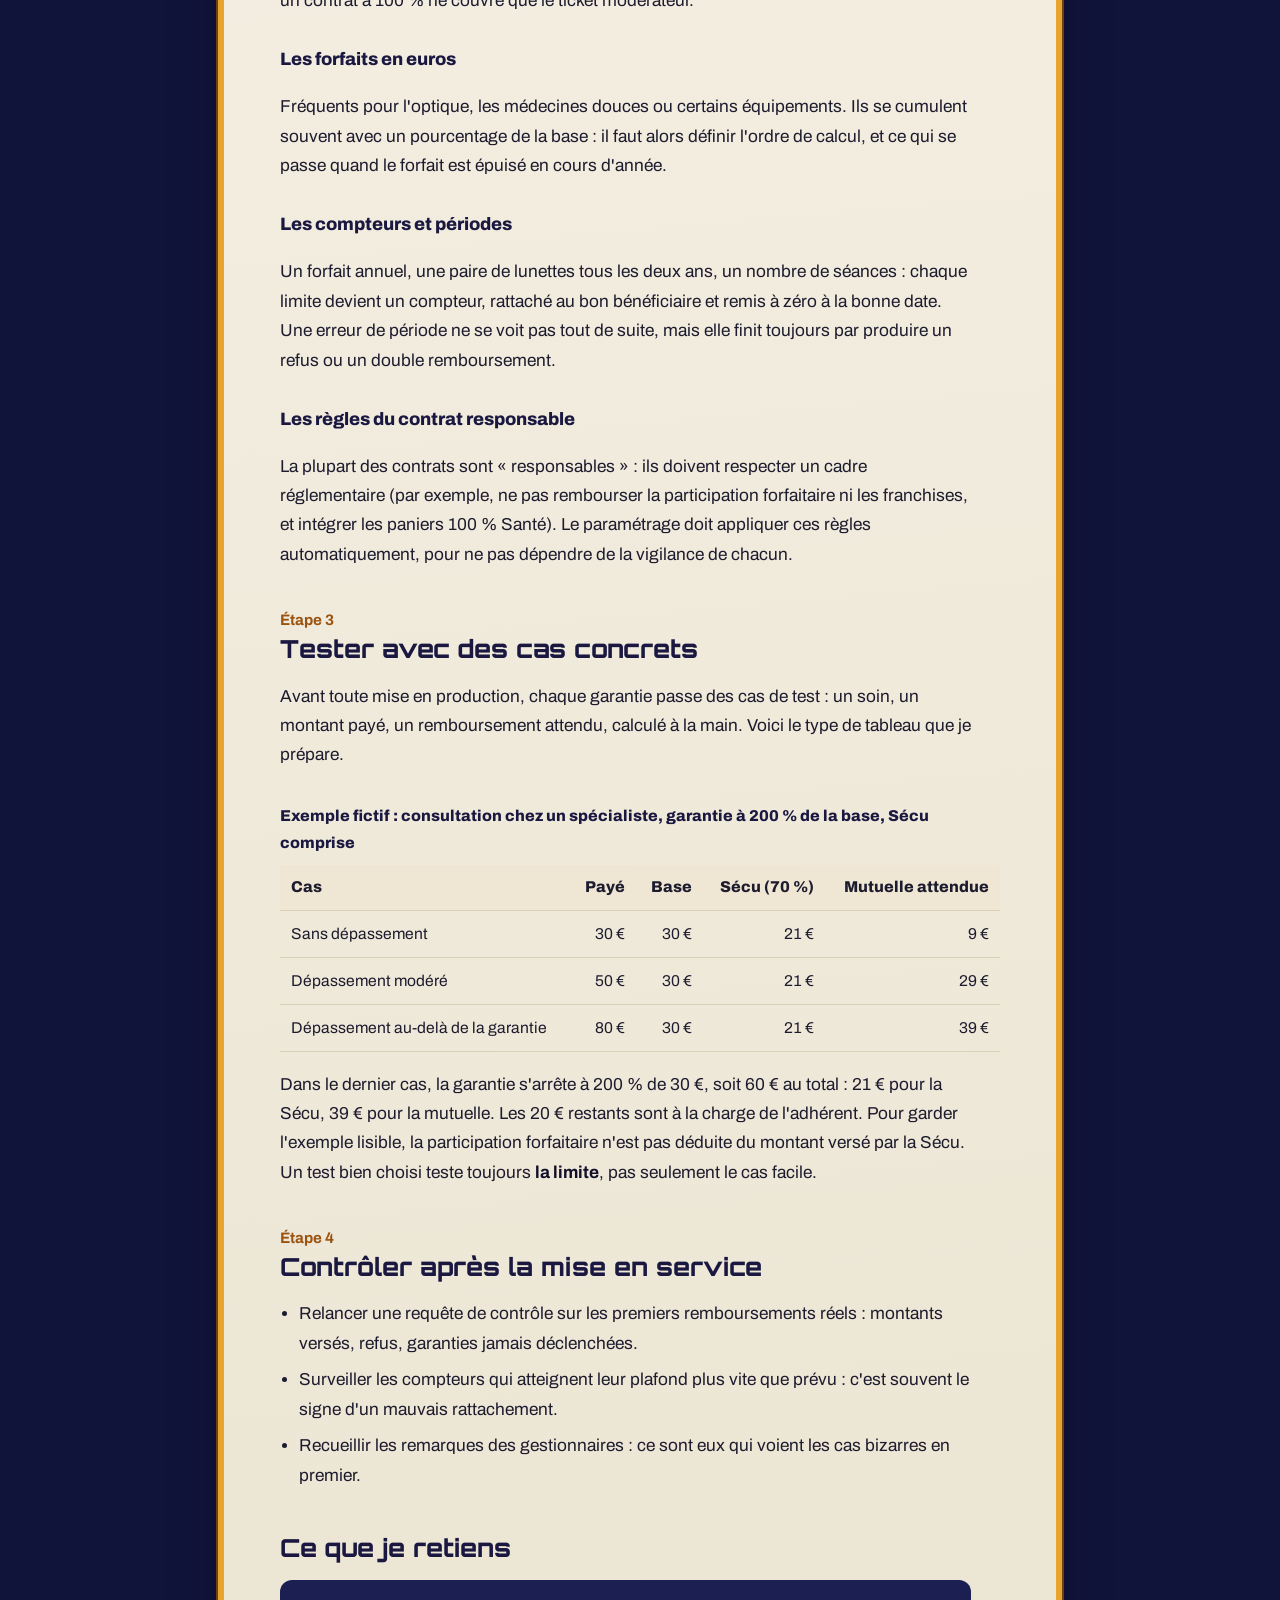
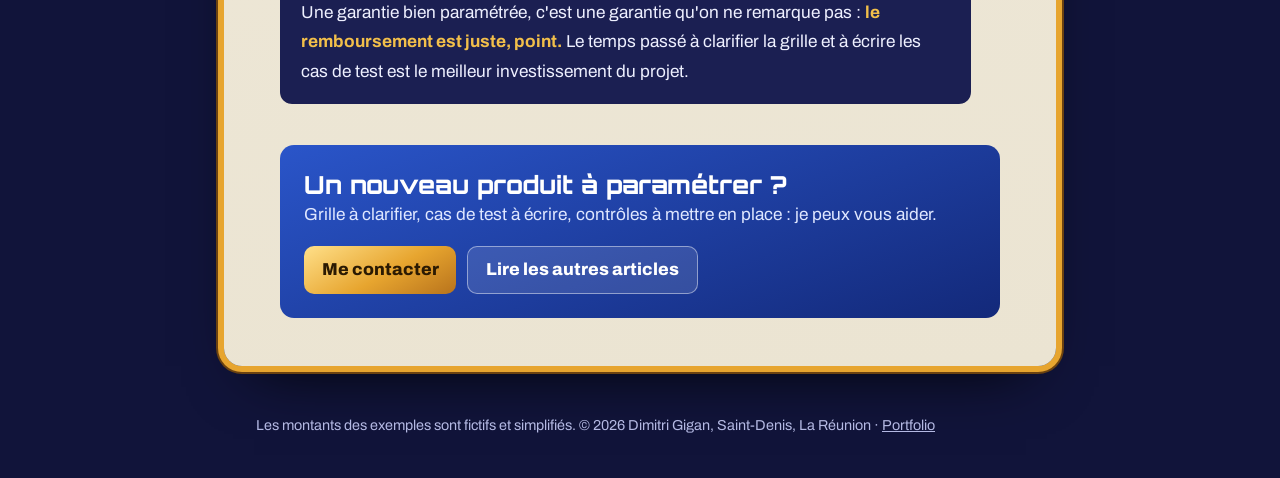
<file: articles/parametrer-garantie-mutuelle.html>
<!doctype html>
<html lang="fr">
<head>
<meta charset="utf-8">
<meta name="viewport" content="width=device-width, initial-scale=1">
<title>Paramétrer une garantie de mutuelle : de la grille au remboursement · Dimitri Gigan</title>
<meta name="description" content="Taux, forfaits, plafonds, périodes, cas de test : comment transformer une grille de garanties en règles de calcul fiables dans un logiciel de mutuelle.">
<link rel="canonical" href="https://dimitrigigan.github.io/articles/parametrer-garantie-mutuelle.html">
<meta property="og:type" content="article">
<meta property="og:title" content="Paramétrer une garantie de mutuelle : de la grille au remboursement">
<meta property="og:description" content="La méthode d'un technicien qui a paramétré plus de 500 garanties.">
<meta property="og:url" content="https://dimitrigigan.github.io/articles/parametrer-garantie-mutuelle.html">
<meta property="og:image" content="https://dimitrigigan.github.io/assets/apercu.jpg">
<meta property="og:image:width" content="1200">
<meta property="og:image:height" content="630">
<meta name="twitter:card" content="summary_large_image">
<meta property="og:locale" content="fr_FR">
<meta name="theme-color" content="#11143a">
<link rel="icon" href="../assets/favicon.svg" type="image/svg+xml">
<link rel="preload" href="../assets/fonts/archivo-latin-wdth-normal.woff2" as="font" type="font/woff2" crossorigin>
<link rel="stylesheet" href="../assets/article.css">
<script type="application/ld+json">
{
  "@context": "https://schema.org",
  "@type": "Article",
  "headline": "Paramétrer une garantie de mutuelle : de la grille au remboursement",
  "description": "Comment transformer une grille de garanties en règles de calcul fiables dans un logiciel de mutuelle.",
  "inLanguage": "fr",
  "datePublished": "2026-11-19",
  "dateModified": "2026-11-19",
  "image": "https://dimitrigigan.github.io/assets/apercu.jpg",
  "mainEntityOfPage": "https://dimitrigigan.github.io/articles/parametrer-garantie-mutuelle.html",
  "author": { "@type": "Person", "name": "Dimitri Gigan", "url": "https://dimitrigigan.github.io/" }
}
</script>
</head>
<body>
<a class="skip" href="#article">Aller à l'article</a>
<header class="top">
  <a class="mono" href="../" aria-label="Retour au portfolio de Dimitri Gigan">DG</a>
  <a class="retour" href="./">← Tous les articles</a>
</header>

<header class="entete">
  <p class="rubrique">Métier · Pour les équipes des mutuelles</p>
  <h1>Paramétrer une garantie de mutuelle : de la grille au remboursement</h1>
  <p class="chapeau">Une grille de garanties tient sur une page. Derrière chaque case, il y a une règle de calcul qui doit rembourser juste, des milliers de fois par jour. Voici la méthode que j'applique.</p>
  <p class="meta">Par Dimitri Gigan, technicien informatique SI santé · 19 novembre 2026 · 6 min de lecture</p>
  <div class="chiffres" aria-label="En chiffres">
    <span><b>500+</b>garanties paramétrées</span>
    <span><b>1</b>cas de test par garantie, au minimum</span>
  </div>
</header>

<main id="article" class="papier">
  <p>Paramétrer, ce n'est pas recopier une grille dans un logiciel. C'est <strong>traduire une promesse commerciale en règle de calcul</strong>, sans ambiguïté. Un même soin doit toujours donner le même remboursement, quel que soit le gestionnaire ou le jour.</p>

  <h2><span class="etape">Étape 1</span>Lire la grille comme une machine</h2>
  <p>Pour chaque ligne de la grille, je réponds à cinq questions. Si une seule reste floue, je ne paramètre pas : je pose la question au service qui a conçu le produit.</p>
  <div class="defile-tab">
  <table class="tableau">
    <caption>Les cinq questions à poser à chaque ligne</caption>
    <thead><tr><th scope="col">Question</th><th scope="col">Exemples de réponses</th></tr></thead>
    <tbody>
      <tr><td><b>Quel acte ?</b></td><td>Consultation de généraliste, verres, détartrage, ostéopathie, chambre particulière.</td></tr>
      <tr><td><b>Quelle unité ?</b></td><td>Pourcentage de la base de remboursement, forfait en euros, montant par jour, par séance ou par an.</td></tr>
      <tr><td><b>Sécu comprise ou en plus ?</b></td><td>« 150 % de la base » inclut-il les 70 % de la Sécu ? C'est la source d'erreur n°1.</td></tr>
      <tr><td><b>Quelle limite ?</b></td><td>Plafond par acte, par an, par bénéficiaire ; nombre de séances maximum.</td></tr>
      <tr><td><b>Quelle période ?</b></td><td>Année civile, date anniversaire du contrat, période glissante de deux ans pour l'optique.</td></tr>
    </tbody>
  </table>
  </div>

  <h2><span class="etape">Étape 2</span>Traduire en règles</h2>
  <h3>Les garanties en pourcentage de la base</h3>
  <p>Le cas le plus courant. La mutuelle rembourse la différence entre le pourcentage garanti et ce qu'a déjà versé la Sécu, sans jamais dépasser ce que l'adhérent a réellement payé. Un contrat à 200 % de la base peut donc couvrir une partie des dépassements d'honoraires ; un contrat à 100 % ne couvre que le ticket modérateur.</p>
  <h3>Les forfaits en euros</h3>
  <p>Fréquents pour l'optique, les médecines douces ou certains équipements. Ils se cumulent souvent avec un pourcentage de la base : il faut alors définir l'ordre de calcul, et ce qui se passe quand le forfait est épuisé en cours d'année.</p>
  <h3>Les compteurs et périodes</h3>
  <p>Un forfait annuel, une paire de lunettes tous les deux ans, un nombre de séances : chaque limite devient un compteur, rattaché au bon bénéficiaire et remis à zéro à la bonne date. Une erreur de période ne se voit pas tout de suite, mais elle finit toujours par produire un refus ou un double remboursement.</p>
  <h3>Les règles du contrat responsable</h3>
  <p>La plupart des contrats sont « responsables » : ils doivent respecter un cadre réglementaire (par exemple, ne pas rembourser la participation forfaitaire ni les franchises, et intégrer les paniers 100 % Santé). Le paramétrage doit appliquer ces règles automatiquement, pour ne pas dépendre de la vigilance de chacun.</p>

  <h2><span class="etape">Étape 3</span>Tester avec des cas concrets</h2>
  <p>Avant toute mise en production, chaque garantie passe des cas de test : un soin, un montant payé, un remboursement attendu, calculé à la main. Voici le type de tableau que je prépare.</p>
  <div class="defile-tab">
  <table class="tableau">
    <caption>Exemple fictif : consultation chez un spécialiste, garantie à 200 % de la base, Sécu comprise</caption>
    <thead><tr><th scope="col">Cas</th><th scope="col" class="nb">Payé</th><th scope="col" class="nb">Base</th><th scope="col" class="nb">Sécu (70 %)</th><th scope="col" class="nb">Mutuelle attendue</th></tr></thead>
    <tbody>
      <tr><td>Sans dépassement</td><td class="nb">30 €</td><td class="nb">30 €</td><td class="nb">21 €</td><td class="nb">9 €</td></tr>
      <tr><td>Dépassement modéré</td><td class="nb">50 €</td><td class="nb">30 €</td><td class="nb">21 €</td><td class="nb">29 €</td></tr>
      <tr><td>Dépassement au-delà de la garantie</td><td class="nb">80 €</td><td class="nb">30 €</td><td class="nb">21 €</td><td class="nb">39 €</td></tr>
    </tbody>
  </table>
  </div>
  <p>Dans le dernier cas, la garantie s'arrête à 200 % de 30 €, soit 60 € au total : 21 € pour la Sécu, 39 € pour la mutuelle. Les 20 € restants sont à la charge de l'adhérent. Pour garder l'exemple lisible, la participation forfaitaire n'est pas déduite du montant versé par la Sécu. Un test bien choisi teste toujours <strong>la limite</strong>, pas seulement le cas facile.</p>

  <h2><span class="etape">Étape 4</span>Contrôler après la mise en service</h2>
  <ul class="points">
    <li>Relancer une requête de contrôle sur les premiers remboursements réels : montants versés, refus, garanties jamais déclenchées.</li>
    <li>Surveiller les compteurs qui atteignent leur plafond plus vite que prévu : c'est souvent le signe d'un mauvais rattachement.</li>
    <li>Recueillir les remarques des gestionnaires : ce sont eux qui voient les cas bizarres en premier.</li>
  </ul>

  <h2>Ce que je retiens</h2>
  <p class="encart">Une garantie bien paramétrée, c'est une garantie qu'on ne remarque pas : <b>le remboursement est juste, point.</b> Le temps passé à clarifier la grille et à écrire les cas de test est le meilleur investissement du projet.</p>

  <section class="cta" aria-labelledby="cta-titre">
    <h2 id="cta-titre">Un nouveau produit à paramétrer ?</h2>
    <p>Grille à clarifier, cas de test à écrire, contrôles à mettre en place : je peux vous aider.</p>
    <div class="boutons">
      <a class="btn btn--or" href="../#contact">Me contacter</a>
      <a class="btn btn--clair" href="./">Lire les autres articles</a>
    </div>
  </section>
</main>

<footer>
  <p>Les montants des exemples sont fictifs et simplifiés. © 2026 Dimitri Gigan, Saint-Denis, La Réunion · <a href="../">Portfolio</a></p>
</footer>
<script data-goatcounter="https://dimitrigigan.goatcounter.com/count" async src="https://gc.zgo.at/count.js"></script>
</body>
</html>
</file>
<file: assets/article.css>
@font-face { font-family: "Orbitron"; src: url(fonts/orbitron-latin-wght-normal.woff2) format("woff2"); font-weight: 400 900; font-display: swap; }
@font-face { font-family: "Geist Mono"; src: url(fonts/geist-mono-latin-wght-normal.woff2) format("woff2"); font-weight: 100 900; font-display: swap; }
@font-face { font-family: "Archivo"; src: url(fonts/archivo-latin-wdth-normal.woff2) format("woff2"); font-weight: 100 900; font-stretch: 62% 125%; font-style: normal; font-display: swap; }
@font-face { font-family: "Archivo"; src: url(fonts/archivo-latin-wdth-italic.woff2) format("woff2"); font-weight: 100 900; font-stretch: 62% 125%; font-style: italic; font-display: swap; }
:root {
  --tapis: #11143a; --tapis-2: #1b1f52; --encre: #eef0ff; --doux: #b4b9e3;
  --papier: #f6f2e7; --papier-2: #ebe4d2; --texte: #1d1b2e; --texte-doux: #4d4a63;
  --or: #f2bf4a; --or-fonce: #9a5410; --vert: #2f9e6b;
  --titres: "Orbitron", "Archivo", system-ui, sans-serif;
  --mono: "Geist Mono", ui-monospace, Menlo, Consolas, monospace;
  --chrome: linear-gradient(180deg, #ffffff 0%, #dfe7ff 38%, #8ea6e6 50%, #cfdbff 62%, #ffffff 100%);
}
* { box-sizing: border-box; margin: 0; }
html { -webkit-text-size-adjust: 100%; }
body {
  font-family: "Archivo", system-ui, sans-serif; color: var(--encre); line-height: 1.6;
  background: radial-gradient(ellipse 90% 60% at 50% 0%, #2a3290 0%, transparent 70%), var(--tapis);
  min-height: 100vh;
}
a { color: inherit; }
:focus-visible { outline: 3px solid var(--or); outline-offset: 3px; border-radius: 4px; }
.skip { position: absolute; left: -9999px; top: .5rem; padding: .6rem 1rem; background: var(--or); color: #2b1a02; font-weight: 800; border-radius: 6px; z-index: 10; }
.skip:focus { left: .5rem; }

.top { position: sticky; top: .6rem; z-index: 5; width: min(100% - 1.2rem, 54rem); margin: .6rem auto 0; padding: .45rem .7rem; display: flex; justify-content: space-between; align-items: center; gap: 1rem;
  border-radius: 14px; border: 1px solid rgb(255 255 255 / .12); background: rgb(24 28 78 / .88); box-shadow: 0 18px 40px -22px #000, inset 0 1px 0 rgb(255 255 255 / .08);
  -webkit-backdrop-filter: blur(16px) saturate(150%); backdrop-filter: blur(16px) saturate(150%); }
@supports not ((backdrop-filter: blur(1px)) or (-webkit-backdrop-filter: blur(1px))) { .top { background: rgb(17 20 58 / .96); } }
.mono { display: inline-grid; place-items: center; width: 2.4rem; height: 2.4rem; border-radius: 8px; font-family: var(--titres); font-weight: 900; font-size: .85rem; text-decoration: none; color: #2b1a02; background: linear-gradient(150deg, #ffe08a, #e7a52f 55%, #b8731c); }
.retour { font-weight: 700; text-decoration: none; color: var(--doux); font-size: .95rem; }
.retour:hover { color: var(--encre); text-decoration: underline; }

.entete { max-width: 52rem; margin: 0 auto; padding: 2.5rem clamp(1rem, 4vw, 2rem) 2rem; }
.rubrique { color: var(--or); font-family: var(--mono); font-weight: 500; font-size: .82rem; margin-bottom: .9rem; }
h1 {
  font-family: var(--titres); font-weight: 900; line-height: 1.12; font-size: clamp(1.9rem, 1.2rem + 3.2vw, 3.1rem); letter-spacing: -.01em;
  background: var(--chrome); -webkit-background-clip: text; background-clip: text; color: transparent;
  text-shadow: none; filter: drop-shadow(0 2px 0 rgb(10 12 40 / .7));
}
.chapeau { margin-top: 1.2rem; font-size: clamp(1.1rem, 1rem + .4vw, 1.3rem); color: #dfe3ff; max-width: 38em; }
.meta { margin-top: 1.1rem; color: var(--doux); font-family: var(--mono); font-size: .8rem; }
.chiffres { display: flex; flex-wrap: wrap; gap: .7rem; margin-top: 1.6rem; }
.chiffres span { padding: .5rem .85rem; border-radius: 10px; background: var(--tapis-2); border: 1px solid rgb(242 191 74 / .45); font-size: .95rem; }
.chiffres b { font-family: var(--titres); color: var(--or); margin-right: .35rem; }

.papier {
  max-width: 52rem; margin: 0 auto 3rem; padding: clamp(1.4rem, 4vw, 3rem) clamp(1.2rem, 5vw, 3.5rem);
  background: linear-gradient(175deg, var(--papier), var(--papier-2)); color: var(--texte); border-radius: 18px;
  box-shadow: 0 0 0 6px #e7a52f, 0 0 0 8px #6b4210, 0 30px 60px -30px #000;
  font-size: 1.08rem; line-height: 1.7;
}
.papier > * + * { margin-top: 1.1rem; }
.papier p, .papier li { max-width: 40em; }
.papier h2 { font-family: var(--titres); font-weight: 800; font-size: clamp(1.25rem, 1.1rem + .6vw, 1.55rem); line-height: 1.25; margin-top: 2.6rem; color: #1a1840; }
.papier h2 .etape { display: block; font-family: "Archivo", sans-serif; font-size: .95rem; font-weight: 700; color: var(--or-fonce); margin-bottom: .2rem; }
.papier strong { color: #12102a; }

.progression { position: sticky; top: 4.4rem; z-index: 2; display: flex; align-items: center; gap: .9rem; padding: .7rem 1rem; border-radius: 12px; background: #1b1f52; color: var(--encre); font-weight: 700; font-size: .95rem; box-shadow: 0 10px 20px -14px #000; }
.progression .barre { flex: 1; height: .55rem; border-radius: 99px; background: rgb(255 255 255 / .15); overflow: hidden; }
.progression .barre span { display: block; height: 100%; width: 0; background: linear-gradient(90deg, #3fe0b5, #f2bf4a); border-radius: inherit; transition: width .3s; }
.progression button { font: inherit; font-size: .85rem; font-weight: 700; color: var(--doux); background: none; border: 1px solid rgb(180 185 227 / .4); border-radius: 8px; padding: .3rem .6rem; cursor: pointer; }
.progression button:hover { color: var(--encre); border-color: var(--encre); }

.liste { list-style: none; padding: 0; display: grid; gap: .7rem; }
.liste li { max-width: none; }
.liste label { display: grid; grid-template-columns: auto 1fr; gap: .8rem; align-items: start; padding: .8rem 1rem; border-radius: 12px; background: #fffdf7; border: 1px solid #ddd3b8; cursor: pointer; }
.liste label:hover { border-color: #c9a85a; }
.liste input { appearance: none; width: 1.45rem; height: 1.45rem; margin-top: .15rem; border-radius: 6px; border: 2px solid #8d8466; background: #fff; display: grid; place-items: center; cursor: pointer; }
.liste input:checked { background: var(--vert); border-color: var(--vert); }
.liste input:checked::after { content: ""; width: .45rem; height: .8rem; border: solid #fff; border-width: 0 3px 3px 0; transform: translateY(-1px) rotate(45deg); }
.liste input:checked + span { color: var(--texte-doux); }
.liste span b { display: block; color: #12102a; }
.liste span { font-size: 1.02rem; line-height: 1.55; }

.encart { padding: 1.1rem 1.3rem; border-radius: 12px; background: #1b1f52; color: var(--encre); }
.encart b { color: var(--or); }
.cta { margin-top: 2.6rem; padding: 1.5rem; border-radius: 14px; background: linear-gradient(160deg, #2a55c9, #13297a); color: #fff; }
.cta h2 { margin-top: 0; color: #fff; }
.cta p { color: #dfe7ff; }
.boutons { display: flex; flex-wrap: wrap; gap: .7rem; margin-top: 1rem; }
.btn { display: inline-flex; align-items: center; min-height: 2.75rem; padding: .55rem 1.1rem; border-radius: 10px; font-weight: 800; text-decoration: none; }
.btn--or { background: linear-gradient(150deg, #ffe08a, #e7a52f 55%, #b8731c); color: #2b1a02; }
.btn--clair { background: rgb(255 255 255 / .12); color: #fff; border: 1px solid rgb(255 255 255 / .45); }
.btn:hover { filter: brightness(1.08); }

footer { max-width: 52rem; margin: 0 auto; padding: 0 clamp(1rem, 4vw, 2rem) 2.5rem; color: var(--doux); font-size: .9rem; }

@media (prefers-reduced-motion: reduce) { .progression .barre span { transition: none; } }
@media print {
  body { background: #fff; color: #000; }
  .top, .progression, .cta, footer, .skip { display: none; }
  .entete { padding: 0 0 1rem; }
  h1 { background: none; color: #000; filter: none; -webkit-text-fill-color: #000; }
  .chapeau, .meta, .rubrique { color: #333; }
  .chiffres span { background: none; border-color: #999; color: #000; }
  .papier { box-shadow: none; background: none; padding: 0; }
  .encart { background: none; color: #000; border: 1px solid #999; }
  .encart b { color: #000; }
  .liste label { break-inside: avoid; background: none; }
}

/* Encadrés, tableaux, calculateur, schémas (articles) */
.papier h3 { font-weight: 800; font-size: 1.12rem; margin-top: 1.8rem; color: #1a1840; }
.papier ul.points { padding-left: 1.2rem; }
.papier ul.points li + li { margin-top: .45rem; }
.tableau { width: 100%; border-collapse: collapse; font-size: .98rem; margin-top: 1rem; }
.tableau caption { text-align: left; font-weight: 800; margin-bottom: .5rem; color: #1a1840; }
.tableau th, .tableau td { text-align: left; padding: .6rem .7rem; border-bottom: 1px solid #d8cfb5; vertical-align: top; }
.tableau th { background: #efe7d3; font-weight: 800; }
.tableau td.nb, .tableau th.nb { text-align: right; font-variant-numeric: tabular-nums; white-space: nowrap; }
.defile-tab { overflow-x: auto; }
.calc { margin-top: 1.4rem; padding: 1.2rem; border-radius: 14px; background: #1b1f52; color: var(--encre); }
.calc h3 { margin-top: 0; color: #fff; }
.calc .champs { display: grid; grid-template-columns: repeat(auto-fit, minmax(12rem, 1fr)); gap: .9rem; margin-top: .9rem; }
.calc label { display: grid; gap: .3rem; font-size: .92rem; font-weight: 700; color: #dfe3ff; }
.calc input[type="number"] { font: inherit; font-size: 1.05rem; padding: .55rem .7rem; border-radius: 8px; border: 1px solid rgb(180 185 227 / .5); background: #11143a; color: #fff; width: 100%; }
.calc .case { display: flex; align-items: center; gap: .6rem; font-weight: 700; margin-top: .9rem; }
.calc .case input { width: 1.2rem; height: 1.2rem; accent-color: var(--or); }
.calc .resultat { display: grid; grid-template-columns: repeat(auto-fit, minmax(9rem, 1fr)); gap: .7rem; margin-top: 1.1rem; }
.calc .resultat div { padding: .8rem; border-radius: 10px; background: rgb(255 255 255 / .07); }
.calc .resultat span { display: block; font-size: .85rem; color: var(--doux); }
.calc .resultat b { font-family: var(--titres); font-size: 1.35rem; color: #fff; }
.calc .resultat .reste b { color: var(--or); }
.calc .note { font-size: .85rem; color: var(--doux); margin-top: .8rem; }
.parcours-flux { list-style: none; padding: 0; counter-reset: etape; display: grid; gap: .8rem; margin-top: 1.2rem; }
.parcours-flux li { counter-increment: etape; position: relative; padding: .9rem 1rem .9rem 3.6rem; border-radius: 12px; background: #fffdf7; border: 1px solid #ddd3b8; max-width: none; }
.parcours-flux li::before { content: counter(etape); position: absolute; left: 1rem; top: .9rem; width: 1.9rem; height: 1.9rem; border-radius: 50%; display: grid; place-items: center; font-family: var(--titres); font-weight: 900; font-size: .9rem; color: #2b1a02; background: linear-gradient(150deg, #ffe08a, #e7a52f 55%, #b8731c); }
.parcours-flux li:not(:last-child)::after { content: ""; position: absolute; left: 1.92rem; top: 2.9rem; bottom: -.9rem; width: 2px; background: #d8b45a; }
.parcours-flux b { display: block; color: #12102a; }
.parcours-flux .qui { display: block; margin-top: .35rem; font-family: var(--mono); font-size: .76rem; font-weight: 600; color: var(--or-fonce); }
.suite { margin-top: 2.4rem; }
.suite h2 { margin-top: 0; }
.cartes-articles { list-style: none; padding: 0; display: grid; gap: .9rem; }
.cartes-articles li { max-width: none; }
.cartes-articles a { display: block; padding: 1rem 1.15rem; border-radius: 12px; background: #fffdf7; border: 1px solid #ddd3b8; text-decoration: none; }
.cartes-articles a:hover { border-color: #c9a85a; }
.cartes-articles b { display: block; font-size: 1.08rem; color: #12102a; }
.cartes-articles span { display: block; margin-top: .25rem; color: var(--texte-doux); font-size: .98rem; }
.cartes-articles .public { display: inline-block; margin-top: .5rem; font-family: var(--mono); font-size: .76rem; font-weight: 600; color: var(--or-fonce); }
@media print { .calc { display: none; } }
.papier > h2:first-child { margin-top: 0; }
html { scroll-padding-top: 5rem; }
</file>
